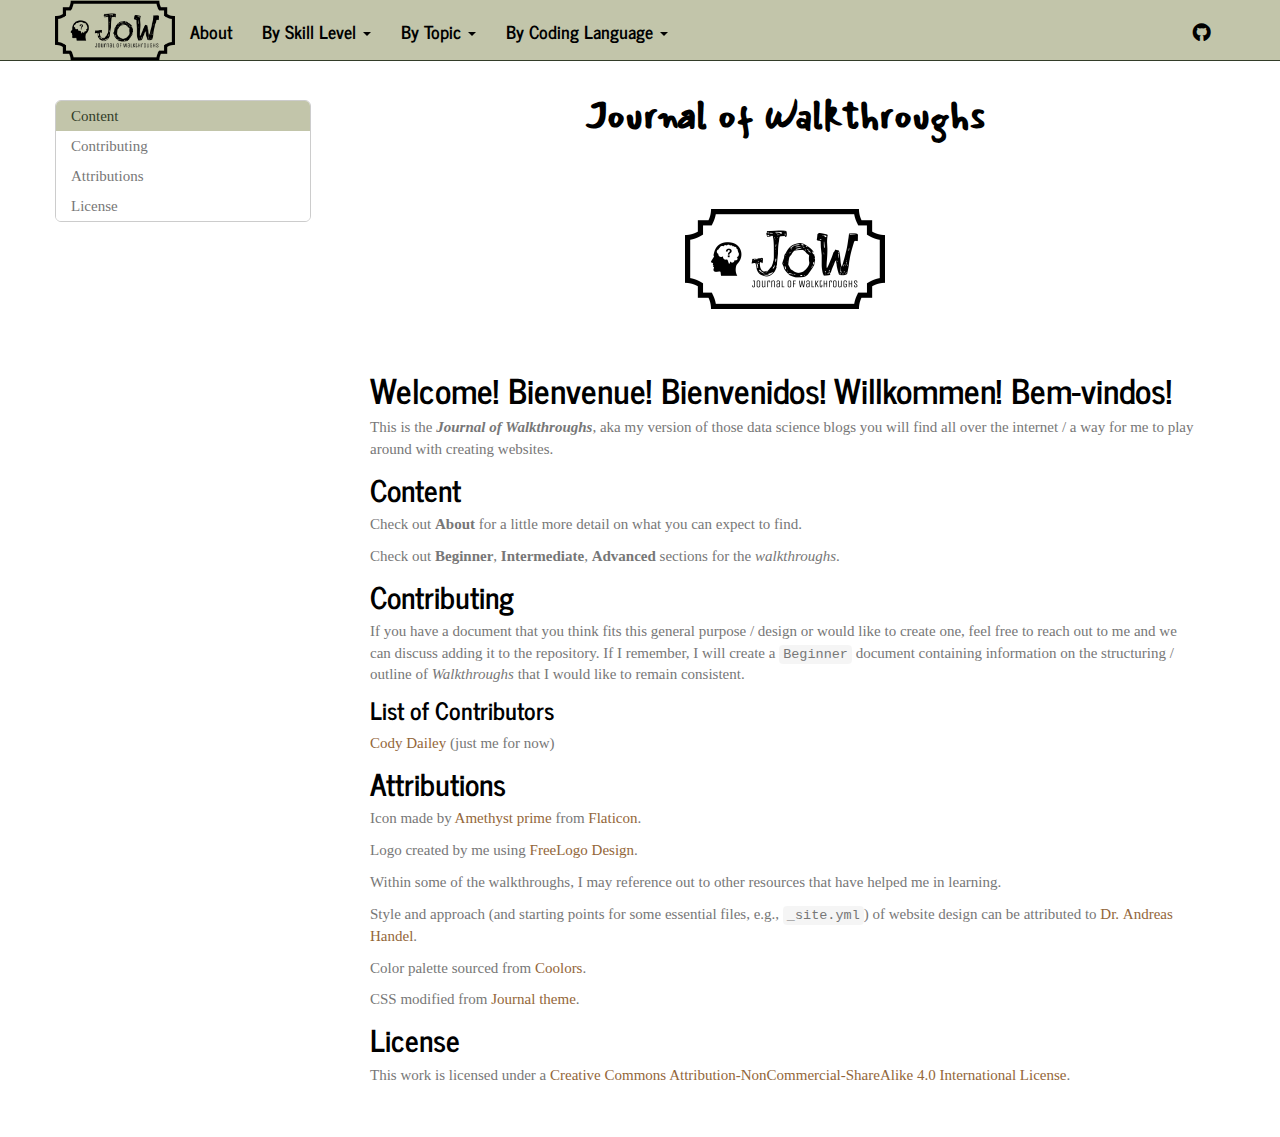
<file: docs/index.html>
<!DOCTYPE html>

<html>

<head>

<meta charset="utf-8" />
<meta name="generator" content="pandoc" />
<meta http-equiv="X-UA-Compatible" content="IE=EDGE" />




<title>Journal of Walkthroughs</title>

<script src="site_libs/header-attrs-2.10/header-attrs.js"></script>
<script src="site_libs/jquery-1.11.3/jquery.min.js"></script>
<meta name="viewport" content="width=device-width, initial-scale=1" />
<link href="site_libs/bootstrap-3.3.5/css/journal.min.css" rel="stylesheet" />
<script src="site_libs/bootstrap-3.3.5/js/bootstrap.min.js"></script>
<script src="site_libs/bootstrap-3.3.5/shim/html5shiv.min.js"></script>
<script src="site_libs/bootstrap-3.3.5/shim/respond.min.js"></script>
<style>h1 {font-size: 34px;}
       h1.title {font-size: 38px;}
       h2 {font-size: 30px;}
       h3 {font-size: 24px;}
       h4 {font-size: 18px;}
       h5 {font-size: 16px;}
       h6 {font-size: 12px;}
       code {color: inherit; background-color: rgba(0, 0, 0, 0.04);}
       pre:not([class]) { background-color: white }</style>
<script src="site_libs/jqueryui-1.11.4/jquery-ui.min.js"></script>
<link href="site_libs/tocify-1.9.1/jquery.tocify.css" rel="stylesheet" />
<script src="site_libs/tocify-1.9.1/jquery.tocify.js"></script>
<script src="site_libs/navigation-1.1/tabsets.js"></script>
<link href="site_libs/highlightjs-9.12.0/default.css" rel="stylesheet" />
<script src="site_libs/highlightjs-9.12.0/highlight.js"></script>
<link href="site_libs/font-awesome-5.1.0/css/all.css" rel="stylesheet" />
<link href="site_libs/font-awesome-5.1.0/css/v4-shims.css" rel="stylesheet" />
<link rel="icon" type="image/png" href="images/research.png" />


<style type="text/css">
  code{white-space: pre-wrap;}
  span.smallcaps{font-variant: small-caps;}
  span.underline{text-decoration: underline;}
  div.column{display: inline-block; vertical-align: top; width: 50%;}
  div.hanging-indent{margin-left: 1.5em; text-indent: -1.5em;}
  ul.task-list{list-style: none;}
    </style>

<style type="text/css">code{white-space: pre;}</style>
<script type="text/javascript">
if (window.hljs) {
  hljs.configure({languages: []});
  hljs.initHighlightingOnLoad();
  if (document.readyState && document.readyState === "complete") {
    window.setTimeout(function() { hljs.initHighlighting(); }, 0);
  }
}
</script>





<link rel="stylesheet" href="jow.css" type="text/css" />



<style type = "text/css">
.main-container {
  max-width: 940px;
  margin-left: auto;
  margin-right: auto;
}
img {
  max-width:100%;
}
.tabbed-pane {
  padding-top: 12px;
}
.html-widget {
  margin-bottom: 20px;
}
button.code-folding-btn:focus {
  outline: none;
}
summary {
  display: list-item;
}
pre code {
  padding: 0;
}
</style>


<style type="text/css">
.dropdown-submenu {
  position: relative;
}
.dropdown-submenu>.dropdown-menu {
  top: 0;
  left: 100%;
  margin-top: -6px;
  margin-left: -1px;
  border-radius: 0 6px 6px 6px;
}
.dropdown-submenu:hover>.dropdown-menu {
  display: block;
}
.dropdown-submenu>a:after {
  display: block;
  content: " ";
  float: right;
  width: 0;
  height: 0;
  border-color: transparent;
  border-style: solid;
  border-width: 5px 0 5px 5px;
  border-left-color: #cccccc;
  margin-top: 5px;
  margin-right: -10px;
}
.dropdown-submenu:hover>a:after {
  border-left-color: #adb5bd;
}
.dropdown-submenu.pull-left {
  float: none;
}
.dropdown-submenu.pull-left>.dropdown-menu {
  left: -100%;
  margin-left: 10px;
  border-radius: 6px 0 6px 6px;
}
</style>

<script type="text/javascript">
// manage active state of menu based on current page
$(document).ready(function () {
  // active menu anchor
  href = window.location.pathname
  href = href.substr(href.lastIndexOf('/') + 1)
  if (href === "")
    href = "index.html";
  var menuAnchor = $('a[href="' + href + '"]');

  // mark it active
  menuAnchor.tab('show');

  // if it's got a parent navbar menu mark it active as well
  menuAnchor.closest('li.dropdown').addClass('active');

  // Navbar adjustments
  var navHeight = $(".navbar").first().height() + 15;
  var style = document.createElement('style');
  var pt = "padding-top: " + navHeight + "px; ";
  var mt = "margin-top: -" + navHeight + "px; ";
  var css = "";
  // offset scroll position for anchor links (for fixed navbar)
  for (var i = 1; i <= 6; i++) {
    css += ".section h" + i + "{ " + pt + mt + "}\n";
  }
  style.innerHTML = "body {" + pt + "padding-bottom: 40px; }\n" + css;
  document.head.appendChild(style);
});
</script>

<!-- tabsets -->

<style type="text/css">
.tabset-dropdown > .nav-tabs {
  display: inline-table;
  max-height: 500px;
  min-height: 44px;
  overflow-y: auto;
  border: 1px solid #ddd;
  border-radius: 4px;
}

.tabset-dropdown > .nav-tabs > li.active:before {
  content: "";
  font-family: 'Glyphicons Halflings';
  display: inline-block;
  padding: 10px;
  border-right: 1px solid #ddd;
}

.tabset-dropdown > .nav-tabs.nav-tabs-open > li.active:before {
  content: "&#xe258;";
  border: none;
}

.tabset-dropdown > .nav-tabs.nav-tabs-open:before {
  content: "";
  font-family: 'Glyphicons Halflings';
  display: inline-block;
  padding: 10px;
  border-right: 1px solid #ddd;
}

.tabset-dropdown > .nav-tabs > li.active {
  display: block;
}

.tabset-dropdown > .nav-tabs > li > a,
.tabset-dropdown > .nav-tabs > li > a:focus,
.tabset-dropdown > .nav-tabs > li > a:hover {
  border: none;
  display: inline-block;
  border-radius: 4px;
  background-color: transparent;
}

.tabset-dropdown > .nav-tabs.nav-tabs-open > li {
  display: block;
  float: none;
}

.tabset-dropdown > .nav-tabs > li {
  display: none;
}
</style>

<!-- code folding -->



<style type="text/css">

#TOC {
  margin: 25px 0px 20px 0px;
}
@media (max-width: 768px) {
#TOC {
  position: relative;
  width: 100%;
}
}

@media print {
.toc-content {
  /* see https://github.com/w3c/csswg-drafts/issues/4434 */
  float: right;
}
}

.toc-content {
  padding-left: 30px;
  padding-right: 40px;
}

div.main-container {
  max-width: 1200px;
}

div.tocify {
  width: 20%;
  max-width: 260px;
  max-height: 85%;
}

@media (min-width: 768px) and (max-width: 991px) {
  div.tocify {
    width: 25%;
  }
}

@media (max-width: 767px) {
  div.tocify {
    width: 100%;
    max-width: none;
  }
}

.tocify ul, .tocify li {
  line-height: 20px;
}

.tocify-subheader .tocify-item {
  font-size: 0.90em;
}

.tocify .list-group-item {
  border-radius: 0px;
}

.tocify-subheader {
  display: inline;
}
.tocify-subheader .tocify-item {
  font-size: 0.95em;
}

</style>



</head>

<body>


<div class="container-fluid main-container">


<!-- setup 3col/9col grid for toc_float and main content  -->
<div class="row">
<div class="col-xs-12 col-sm-4 col-md-3">
<div id="TOC" class="tocify">
</div>
</div>

<div class="toc-content col-xs-12 col-sm-8 col-md-9">




<div class="navbar navbar-default  navbar-fixed-top" role="navigation">
  <div class="container">
    <div class="navbar-header">
      <button type="button" class="navbar-toggle collapsed" data-toggle="collapse" data-target="#navbar">
        <span class="icon-bar"></span>
        <span class="icon-bar"></span>
        <span class="icon-bar"></span>
      </button>
      <a class="navbar-brand" href="index.html"><img src=images/jow_logo_cropped.png width=auto height=61 vertical-align="middle"></a>
    </div>
    <div id="navbar" class="navbar-collapse collapse">
      <ul class="nav navbar-nav">
        <li>
  <a href="./About.html">About</a>
</li>
<li class="dropdown">
  <a href="#" class="dropdown-toggle" data-toggle="dropdown" role="button" aria-expanded="false">
    By Skill Level
     
    <span class="caret"></span>
  </a>
  <ul class="dropdown-menu" role="menu">
    <li class="dropdown-submenu">
      <a href="#" class="dropdown-toggle" data-toggle="dropdown" role="button" aria-expanded="false">Beginner</a>
      <ul class="dropdown-menu" role="menu">
        <li class="dropdown-header">To Come</li>
      </ul>
    </li>
    <li class="dropdown-submenu">
      <a href="#" class="dropdown-toggle" data-toggle="dropdown" role="button" aria-expanded="false">Intermediate</a>
      <ul class="dropdown-menu" role="menu">
        <li class="dropdown-header">To Come</li>
      </ul>
    </li>
    <li class="dropdown-submenu">
      <a href="#" class="dropdown-toggle" data-toggle="dropdown" role="button" aria-expanded="false">Advanced</a>
      <ul class="dropdown-menu" role="menu">
        <li class="dropdown-header">To Come</li>
      </ul>
    </li>
  </ul>
</li>
<li class="dropdown">
  <a href="#" class="dropdown-toggle" data-toggle="dropdown" role="button" aria-expanded="false">
    By Topic
     
    <span class="caret"></span>
  </a>
  <ul class="dropdown-menu" role="menu">
    <li class="dropdown-submenu">
      <a href="#" class="dropdown-toggle" data-toggle="dropdown" role="button" aria-expanded="false">Data Analysis</a>
      <ul class="dropdown-menu" role="menu">
        <li class="dropdown-header">To Come</li>
      </ul>
    </li>
    <li class="dropdown-submenu">
      <a href="#" class="dropdown-toggle" data-toggle="dropdown" role="button" aria-expanded="false">Data Visualization</a>
      <ul class="dropdown-menu" role="menu">
        <li class="dropdown-submenu">
          <a href="#" class="dropdown-toggle" data-toggle="dropdown" role="button" aria-expanded="false">Tables</a>
          <ul class="dropdown-menu" role="menu">
            <li class="dropdown-header">Table 1</li>
            <li class="dropdown-header">Publication-quality Tables</li>
          </ul>
        </li>
        <li class="dropdown-submenu">
          <a href="#" class="dropdown-toggle" data-toggle="dropdown" role="button" aria-expanded="false">Figures</a>
          <ul class="dropdown-menu" role="menu">
            <li class="dropdown-header">Plotting in Base R</li>
            <li class="dropdown-header">Arranging Multiple Figures</li>
            <li class="dropdown-header">Fine-tuning Axes</li>
            <li class="dropdown-header">Adding Text</li>
          </ul>
        </li>
        <li class="dropdown-submenu">
          <a href="#" class="dropdown-toggle" data-toggle="dropdown" role="button" aria-expanded="false">Interactive</a>
          <ul class="dropdown-menu" role="menu">
            <li class="dropdown-header">Shiny Data Tables</li>
            <li class="dropdown-header">Plotly</li>
            <li class="dropdown-header">Sankey Diagrams</li>
          </ul>
        </li>
      </ul>
    </li>
    <li class="dropdown-submenu">
      <a href="#" class="dropdown-toggle" data-toggle="dropdown" role="button" aria-expanded="false">TBD</a>
      <ul class="dropdown-menu" role="menu">
        <li class="dropdown-header">To Come</li>
      </ul>
    </li>
  </ul>
</li>
<li class="dropdown">
  <a href="#" class="dropdown-toggle" data-toggle="dropdown" role="button" aria-expanded="false">
    By Coding Language
     
    <span class="caret"></span>
  </a>
  <ul class="dropdown-menu" role="menu">
    <li class="dropdown-submenu">
      <a href="#" class="dropdown-toggle" data-toggle="dropdown" role="button" aria-expanded="false">R/RStudio</a>
      <ul class="dropdown-menu" role="menu">
        <li class="dropdown-header">To Come</li>
      </ul>
    </li>
    <li class="dropdown-submenu">
      <a href="#" class="dropdown-toggle" data-toggle="dropdown" role="button" aria-expanded="false">SAS</a>
      <ul class="dropdown-menu" role="menu">
        <li class="dropdown-header">To Come</li>
      </ul>
    </li>
    <li class="dropdown-submenu">
      <a href="#" class="dropdown-toggle" data-toggle="dropdown" role="button" aria-expanded="false">GAML</a>
      <ul class="dropdown-menu" role="menu">
        <li class="dropdown-header">To Come</li>
      </ul>
    </li>
    <li class="dropdown-submenu">
      <a href="#" class="dropdown-toggle" data-toggle="dropdown" role="button" aria-expanded="false">HTML</a>
      <ul class="dropdown-menu" role="menu">
        <li class="dropdown-header">To Come</li>
      </ul>
    </li>
    <li class="dropdown-submenu">
      <a href="#" class="dropdown-toggle" data-toggle="dropdown" role="button" aria-expanded="false">CSS</a>
      <ul class="dropdown-menu" role="menu">
        <li class="dropdown-header">To Come</li>
      </ul>
    </li>
  </ul>
</li>
      </ul>
      <ul class="nav navbar-nav navbar-right">
        <li>
  <a href="https://github.com/daileyco/Journal-of-Walkthroughs">
    <span class="fab fa-github"></span>
     
  </a>
</li>
      </ul>
    </div><!--/.nav-collapse -->
  </div><!--/.container -->
</div><!--/.navbar -->

<div id="header">



<h1 class="title toc-ignore">Journal of Walkthroughs</h1>
<h3 class="subtitle"><center>
<figure>
<img src=images/jow_logo.png alt="Journal of Walkthroughs">
</figure>
</center></h3>

</div>


<div id="welcome-bienvenue-bienvenidos-willkommen-bem-vindos" class="section level1 unlisted unnumbered">
<h1 class="unlisted unnumbered">Welcome! Bienvenue! Bienvenidos! Willkommen! Bem-vindos!</h1>
<p>This is the <strong><em>Journal of Walkthroughs</em></strong>, aka my version of those data science blogs you will find all over the internet / a way for me to play around with creating websites.</p>
<div id="content" class="section level2">
<h2>Content</h2>
<p>Check out <strong>About</strong> for a little more detail on what you can expect to find.</p>
<p>Check out <strong>Beginner</strong>, <strong>Intermediate</strong>, <strong>Advanced</strong> sections for the <em>walkthroughs</em>.</p>
</div>
<div id="contributing" class="section level2">
<h2>Contributing</h2>
<p>If you have a document that you think fits this general purpose / design or would like to create one, feel free to reach out to me and we can discuss adding it to the repository. If I remember, I will create a <code>Beginner</code> document containing information on the structuring / outline of <em>Walkthroughs</em> that I would like to remain consistent.</p>
<div id="list-of-contributors" class="section level3">
<h3>List of Contributors</h3>
<p><a href="https://daileyco.github.io">Cody Dailey</a> (just me for now)</p>
</div>
</div>
<div id="attributions" class="section level2">
<h2>Attributions</h2>
<p>Icon made by <a href="https://www.flaticon.com/authors/amethyst-prime">Amethyst prime</a> from <a href="https://www.flaticon.com/">Flaticon</a>.</p>
<p>Logo created by me using <a href="https://www.freelogodesign.org/">FreeLogo Design</a>.</p>
<p>Within some of the walkthroughs, I may reference out to other resources that have helped me in learning.</p>
<p>Style and approach (and starting points for some essential files, e.g., <code>_site.yml</code>) of website design can be attributed to <a href="https://www.andreashandel.com/">Dr. Andreas Handel</a>.</p>
<p>Color palette sourced from <a href="https://coolors.co/582f0e-7f4f24-936639-a68a64-b6ad90-c2c5aa-a4ac86-656d4a-414833-333d29">Coolors</a>.</p>
<p>CSS modified from <a href="https://bootswatch.com/3/journal/bootstrap.css">Journal theme</a>.</p>
</div>
<div id="license" class="section level2">
<h2>License</h2>
<p>This work is licensed under a <a href="https://creativecommons.org/licenses/by-nc-sa/4.0/">Creative Commons Attribution-NonCommercial-ShareAlike 4.0 International License</a>.</p>
</div>
</div>



</div>
</div>

</div>

<script>

// add bootstrap table styles to pandoc tables
function bootstrapStylePandocTables() {
  $('tr.odd').parent('tbody').parent('table').addClass('table table-condensed');
}
$(document).ready(function () {
  bootstrapStylePandocTables();
});


</script>

<!-- tabsets -->

<script>
$(document).ready(function () {
  window.buildTabsets("TOC");
});

$(document).ready(function () {
  $('.tabset-dropdown > .nav-tabs > li').click(function () {
    $(this).parent().toggleClass('nav-tabs-open');
  });
});
</script>

<!-- code folding -->

<script>
$(document).ready(function ()  {

    // temporarily add toc-ignore selector to headers for the consistency with Pandoc
    $('.unlisted.unnumbered').addClass('toc-ignore')

    // move toc-ignore selectors from section div to header
    $('div.section.toc-ignore')
        .removeClass('toc-ignore')
        .children('h1,h2,h3,h4,h5').addClass('toc-ignore');

    // establish options
    var options = {
      selectors: "h1,h2",
      theme: "bootstrap3",
      context: '.toc-content',
      hashGenerator: function (text) {
        return text.replace(/[.\\/?&!#<>]/g, '').replace(/\s/g, '_');
      },
      ignoreSelector: ".toc-ignore",
      scrollTo: 0
    };
    options.showAndHide = false;
    options.smoothScroll = true;

    // tocify
    var toc = $("#TOC").tocify(options).data("toc-tocify");
});
</script>

<!-- dynamically load mathjax for compatibility with self-contained -->
<script>
  (function () {
    var script = document.createElement("script");
    script.type = "text/javascript";
    script.src  = "https://mathjax.rstudio.com/latest/MathJax.js?config=TeX-AMS-MML_HTMLorMML";
    document.getElementsByTagName("head")[0].appendChild(script);
  })();
</script>

</body>
</html>
</file>
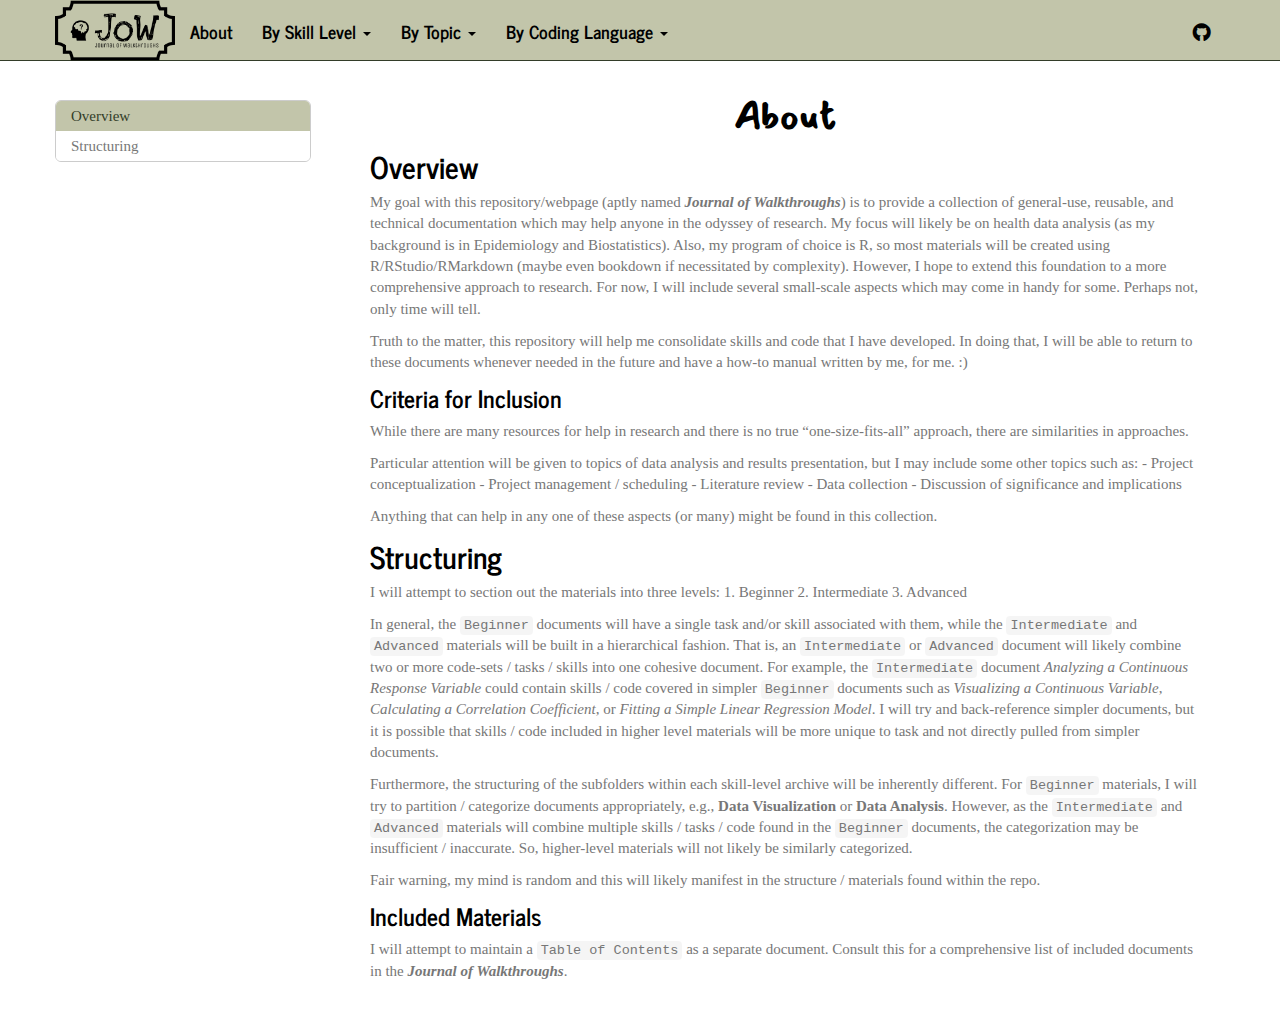
<file: docs/About.html>
<!DOCTYPE html>

<html>

<head>

<meta charset="utf-8" />
<meta name="generator" content="pandoc" />
<meta http-equiv="X-UA-Compatible" content="IE=EDGE" />




<title>About</title>

<script src="site_libs/header-attrs-2.10/header-attrs.js"></script>
<script src="site_libs/jquery-1.11.3/jquery.min.js"></script>
<meta name="viewport" content="width=device-width, initial-scale=1" />
<link href="site_libs/bootstrap-3.3.5/css/journal.min.css" rel="stylesheet" />
<script src="site_libs/bootstrap-3.3.5/js/bootstrap.min.js"></script>
<script src="site_libs/bootstrap-3.3.5/shim/html5shiv.min.js"></script>
<script src="site_libs/bootstrap-3.3.5/shim/respond.min.js"></script>
<style>h1 {font-size: 34px;}
       h1.title {font-size: 38px;}
       h2 {font-size: 30px;}
       h3 {font-size: 24px;}
       h4 {font-size: 18px;}
       h5 {font-size: 16px;}
       h6 {font-size: 12px;}
       code {color: inherit; background-color: rgba(0, 0, 0, 0.04);}
       pre:not([class]) { background-color: white }</style>
<script src="site_libs/jqueryui-1.11.4/jquery-ui.min.js"></script>
<link href="site_libs/tocify-1.9.1/jquery.tocify.css" rel="stylesheet" />
<script src="site_libs/tocify-1.9.1/jquery.tocify.js"></script>
<script src="site_libs/navigation-1.1/tabsets.js"></script>
<link href="site_libs/highlightjs-9.12.0/default.css" rel="stylesheet" />
<script src="site_libs/highlightjs-9.12.0/highlight.js"></script>
<link href="site_libs/font-awesome-5.1.0/css/all.css" rel="stylesheet" />
<link href="site_libs/font-awesome-5.1.0/css/v4-shims.css" rel="stylesheet" />
<link rel="icon" type="image/png" href="images/research.png" />


<style type="text/css">
  code{white-space: pre-wrap;}
  span.smallcaps{font-variant: small-caps;}
  span.underline{text-decoration: underline;}
  div.column{display: inline-block; vertical-align: top; width: 50%;}
  div.hanging-indent{margin-left: 1.5em; text-indent: -1.5em;}
  ul.task-list{list-style: none;}
    </style>

<style type="text/css">code{white-space: pre;}</style>
<script type="text/javascript">
if (window.hljs) {
  hljs.configure({languages: []});
  hljs.initHighlightingOnLoad();
  if (document.readyState && document.readyState === "complete") {
    window.setTimeout(function() { hljs.initHighlighting(); }, 0);
  }
}
</script>





<link rel="stylesheet" href="jow.css" type="text/css" />



<style type = "text/css">
.main-container {
  max-width: 940px;
  margin-left: auto;
  margin-right: auto;
}
img {
  max-width:100%;
}
.tabbed-pane {
  padding-top: 12px;
}
.html-widget {
  margin-bottom: 20px;
}
button.code-folding-btn:focus {
  outline: none;
}
summary {
  display: list-item;
}
pre code {
  padding: 0;
}
</style>


<style type="text/css">
.dropdown-submenu {
  position: relative;
}
.dropdown-submenu>.dropdown-menu {
  top: 0;
  left: 100%;
  margin-top: -6px;
  margin-left: -1px;
  border-radius: 0 6px 6px 6px;
}
.dropdown-submenu:hover>.dropdown-menu {
  display: block;
}
.dropdown-submenu>a:after {
  display: block;
  content: " ";
  float: right;
  width: 0;
  height: 0;
  border-color: transparent;
  border-style: solid;
  border-width: 5px 0 5px 5px;
  border-left-color: #cccccc;
  margin-top: 5px;
  margin-right: -10px;
}
.dropdown-submenu:hover>a:after {
  border-left-color: #adb5bd;
}
.dropdown-submenu.pull-left {
  float: none;
}
.dropdown-submenu.pull-left>.dropdown-menu {
  left: -100%;
  margin-left: 10px;
  border-radius: 6px 0 6px 6px;
}
</style>

<script type="text/javascript">
// manage active state of menu based on current page
$(document).ready(function () {
  // active menu anchor
  href = window.location.pathname
  href = href.substr(href.lastIndexOf('/') + 1)
  if (href === "")
    href = "index.html";
  var menuAnchor = $('a[href="' + href + '"]');

  // mark it active
  menuAnchor.tab('show');

  // if it's got a parent navbar menu mark it active as well
  menuAnchor.closest('li.dropdown').addClass('active');

  // Navbar adjustments
  var navHeight = $(".navbar").first().height() + 15;
  var style = document.createElement('style');
  var pt = "padding-top: " + navHeight + "px; ";
  var mt = "margin-top: -" + navHeight + "px; ";
  var css = "";
  // offset scroll position for anchor links (for fixed navbar)
  for (var i = 1; i <= 6; i++) {
    css += ".section h" + i + "{ " + pt + mt + "}\n";
  }
  style.innerHTML = "body {" + pt + "padding-bottom: 40px; }\n" + css;
  document.head.appendChild(style);
});
</script>

<!-- tabsets -->

<style type="text/css">
.tabset-dropdown > .nav-tabs {
  display: inline-table;
  max-height: 500px;
  min-height: 44px;
  overflow-y: auto;
  border: 1px solid #ddd;
  border-radius: 4px;
}

.tabset-dropdown > .nav-tabs > li.active:before {
  content: "";
  font-family: 'Glyphicons Halflings';
  display: inline-block;
  padding: 10px;
  border-right: 1px solid #ddd;
}

.tabset-dropdown > .nav-tabs.nav-tabs-open > li.active:before {
  content: "&#xe258;";
  border: none;
}

.tabset-dropdown > .nav-tabs.nav-tabs-open:before {
  content: "";
  font-family: 'Glyphicons Halflings';
  display: inline-block;
  padding: 10px;
  border-right: 1px solid #ddd;
}

.tabset-dropdown > .nav-tabs > li.active {
  display: block;
}

.tabset-dropdown > .nav-tabs > li > a,
.tabset-dropdown > .nav-tabs > li > a:focus,
.tabset-dropdown > .nav-tabs > li > a:hover {
  border: none;
  display: inline-block;
  border-radius: 4px;
  background-color: transparent;
}

.tabset-dropdown > .nav-tabs.nav-tabs-open > li {
  display: block;
  float: none;
}

.tabset-dropdown > .nav-tabs > li {
  display: none;
}
</style>

<!-- code folding -->



<style type="text/css">

#TOC {
  margin: 25px 0px 20px 0px;
}
@media (max-width: 768px) {
#TOC {
  position: relative;
  width: 100%;
}
}

@media print {
.toc-content {
  /* see https://github.com/w3c/csswg-drafts/issues/4434 */
  float: right;
}
}

.toc-content {
  padding-left: 30px;
  padding-right: 40px;
}

div.main-container {
  max-width: 1200px;
}

div.tocify {
  width: 20%;
  max-width: 260px;
  max-height: 85%;
}

@media (min-width: 768px) and (max-width: 991px) {
  div.tocify {
    width: 25%;
  }
}

@media (max-width: 767px) {
  div.tocify {
    width: 100%;
    max-width: none;
  }
}

.tocify ul, .tocify li {
  line-height: 20px;
}

.tocify-subheader .tocify-item {
  font-size: 0.90em;
}

.tocify .list-group-item {
  border-radius: 0px;
}

.tocify-subheader {
  display: inline;
}
.tocify-subheader .tocify-item {
  font-size: 0.95em;
}

</style>



</head>

<body>


<div class="container-fluid main-container">


<!-- setup 3col/9col grid for toc_float and main content  -->
<div class="row">
<div class="col-xs-12 col-sm-4 col-md-3">
<div id="TOC" class="tocify">
</div>
</div>

<div class="toc-content col-xs-12 col-sm-8 col-md-9">




<div class="navbar navbar-default  navbar-fixed-top" role="navigation">
  <div class="container">
    <div class="navbar-header">
      <button type="button" class="navbar-toggle collapsed" data-toggle="collapse" data-target="#navbar">
        <span class="icon-bar"></span>
        <span class="icon-bar"></span>
        <span class="icon-bar"></span>
      </button>
      <a class="navbar-brand" href="index.html"><img src=images/jow_logo_cropped.png width=auto height=61 vertical-align="middle"></a>
    </div>
    <div id="navbar" class="navbar-collapse collapse">
      <ul class="nav navbar-nav">
        <li>
  <a href="./About.html">About</a>
</li>
<li class="dropdown">
  <a href="#" class="dropdown-toggle" data-toggle="dropdown" role="button" aria-expanded="false">
    By Skill Level
     
    <span class="caret"></span>
  </a>
  <ul class="dropdown-menu" role="menu">
    <li class="dropdown-submenu">
      <a href="#" class="dropdown-toggle" data-toggle="dropdown" role="button" aria-expanded="false">Beginner</a>
      <ul class="dropdown-menu" role="menu">
        <li class="dropdown-header">To Come</li>
      </ul>
    </li>
    <li class="dropdown-submenu">
      <a href="#" class="dropdown-toggle" data-toggle="dropdown" role="button" aria-expanded="false">Intermediate</a>
      <ul class="dropdown-menu" role="menu">
        <li class="dropdown-header">To Come</li>
      </ul>
    </li>
    <li class="dropdown-submenu">
      <a href="#" class="dropdown-toggle" data-toggle="dropdown" role="button" aria-expanded="false">Advanced</a>
      <ul class="dropdown-menu" role="menu">
        <li class="dropdown-header">To Come</li>
      </ul>
    </li>
  </ul>
</li>
<li class="dropdown">
  <a href="#" class="dropdown-toggle" data-toggle="dropdown" role="button" aria-expanded="false">
    By Topic
     
    <span class="caret"></span>
  </a>
  <ul class="dropdown-menu" role="menu">
    <li class="dropdown-submenu">
      <a href="#" class="dropdown-toggle" data-toggle="dropdown" role="button" aria-expanded="false">Data Analysis</a>
      <ul class="dropdown-menu" role="menu">
        <li class="dropdown-header">To Come</li>
      </ul>
    </li>
    <li class="dropdown-submenu">
      <a href="#" class="dropdown-toggle" data-toggle="dropdown" role="button" aria-expanded="false">Data Visualization</a>
      <ul class="dropdown-menu" role="menu">
        <li class="dropdown-submenu">
          <a href="#" class="dropdown-toggle" data-toggle="dropdown" role="button" aria-expanded="false">Tables</a>
          <ul class="dropdown-menu" role="menu">
            <li class="dropdown-header">Table 1</li>
            <li class="dropdown-header">Publication-quality Tables</li>
          </ul>
        </li>
        <li class="dropdown-submenu">
          <a href="#" class="dropdown-toggle" data-toggle="dropdown" role="button" aria-expanded="false">Figures</a>
          <ul class="dropdown-menu" role="menu">
            <li class="dropdown-header">Plotting in Base R</li>
            <li class="dropdown-header">Arranging Multiple Figures</li>
            <li class="dropdown-header">Fine-tuning Axes</li>
            <li class="dropdown-header">Adding Text</li>
          </ul>
        </li>
        <li class="dropdown-submenu">
          <a href="#" class="dropdown-toggle" data-toggle="dropdown" role="button" aria-expanded="false">Interactive</a>
          <ul class="dropdown-menu" role="menu">
            <li class="dropdown-header">Shiny Data Tables</li>
            <li class="dropdown-header">Plotly</li>
            <li class="dropdown-header">Sankey Diagrams</li>
          </ul>
        </li>
      </ul>
    </li>
    <li class="dropdown-submenu">
      <a href="#" class="dropdown-toggle" data-toggle="dropdown" role="button" aria-expanded="false">TBD</a>
      <ul class="dropdown-menu" role="menu">
        <li class="dropdown-header">To Come</li>
      </ul>
    </li>
  </ul>
</li>
<li class="dropdown">
  <a href="#" class="dropdown-toggle" data-toggle="dropdown" role="button" aria-expanded="false">
    By Coding Language
     
    <span class="caret"></span>
  </a>
  <ul class="dropdown-menu" role="menu">
    <li class="dropdown-submenu">
      <a href="#" class="dropdown-toggle" data-toggle="dropdown" role="button" aria-expanded="false">R/RStudio</a>
      <ul class="dropdown-menu" role="menu">
        <li class="dropdown-header">To Come</li>
      </ul>
    </li>
    <li class="dropdown-submenu">
      <a href="#" class="dropdown-toggle" data-toggle="dropdown" role="button" aria-expanded="false">SAS</a>
      <ul class="dropdown-menu" role="menu">
        <li class="dropdown-header">To Come</li>
      </ul>
    </li>
    <li class="dropdown-submenu">
      <a href="#" class="dropdown-toggle" data-toggle="dropdown" role="button" aria-expanded="false">GAML</a>
      <ul class="dropdown-menu" role="menu">
        <li class="dropdown-header">To Come</li>
      </ul>
    </li>
    <li class="dropdown-submenu">
      <a href="#" class="dropdown-toggle" data-toggle="dropdown" role="button" aria-expanded="false">HTML</a>
      <ul class="dropdown-menu" role="menu">
        <li class="dropdown-header">To Come</li>
      </ul>
    </li>
    <li class="dropdown-submenu">
      <a href="#" class="dropdown-toggle" data-toggle="dropdown" role="button" aria-expanded="false">CSS</a>
      <ul class="dropdown-menu" role="menu">
        <li class="dropdown-header">To Come</li>
      </ul>
    </li>
  </ul>
</li>
      </ul>
      <ul class="nav navbar-nav navbar-right">
        <li>
  <a href="https://github.com/daileyco/Journal-of-Walkthroughs">
    <span class="fab fa-github"></span>
     
  </a>
</li>
      </ul>
    </div><!--/.nav-collapse -->
  </div><!--/.container -->
</div><!--/.navbar -->

<div id="header">



<h1 class="title toc-ignore">About</h1>

</div>


<div id="overview" class="section level2">
<h2>Overview</h2>
<p>My goal with this repository/webpage (aptly named <strong><em>Journal of Walkthroughs</em></strong>) is to provide a collection of general-use, reusable, and technical documentation which may help anyone in the odyssey of research. My focus will likely be on health data analysis (as my background is in Epidemiology and Biostatistics). Also, my program of choice is R, so most materials will be created using R/RStudio/RMarkdown (maybe even bookdown if necessitated by complexity). However, I hope to extend this foundation to a more comprehensive approach to research. For now, I will include several small-scale aspects which may come in handy for some. Perhaps not, only time will tell.</p>
<p>Truth to the matter, this repository will help me consolidate skills and code that I have developed. In doing that, I will be able to return to these documents whenever needed in the future and have a how-to manual written by me, for me. :)</p>
<div id="criteria-for-inclusion" class="section level3">
<h3>Criteria for Inclusion</h3>
<p>While there are many resources for help in research and there is no true “one-size-fits-all” approach, there are similarities in approaches.</p>
<p>Particular attention will be given to topics of data analysis and results presentation, but I may include some other topics such as: - Project conceptualization - Project management / scheduling - Literature review - Data collection - Discussion of significance and implications</p>
<p>Anything that can help in any one of these aspects (or many) might be found in this collection.</p>
</div>
</div>
<div id="structuring" class="section level2">
<h2>Structuring</h2>
<p>I will attempt to section out the materials into three levels: 1. Beginner 2. Intermediate 3. Advanced</p>
<p>In general, the <code>Beginner</code> documents will have a single task and/or skill associated with them, while the <code>Intermediate</code> and <code>Advanced</code> materials will be built in a hierarchical fashion. That is, an <code>Intermediate</code> or <code>Advanced</code> document will likely combine two or more code-sets / tasks / skills into one cohesive document. For example, the <code>Intermediate</code> document <em>Analyzing a Continuous Response Variable</em> could contain skills / code covered in simpler <code>Beginner</code> documents such as <em>Visualizing a Continuous Variable</em>, <em>Calculating a Correlation Coefficient</em>, or <em>Fitting a Simple Linear Regression Model</em>. I will try and back-reference simpler documents, but it is possible that skills / code included in higher level materials will be more unique to task and not directly pulled from simpler documents.</p>
<p>Furthermore, the structuring of the subfolders within each skill-level archive will be inherently different. For <code>Beginner</code> materials, I will try to partition / categorize documents appropriately, e.g., <strong>Data Visualization</strong> or <strong>Data Analysis</strong>. However, as the <code>Intermediate</code> and <code>Advanced</code> materials will combine multiple skills / tasks / code found in the <code>Beginner</code> documents, the categorization may be insufficient / inaccurate. So, higher-level materials will not likely be similarly categorized.</p>
<p>Fair warning, my mind is random and this will likely manifest in the structure / materials found within the repo.</p>
<div id="included-materials" class="section level3">
<h3>Included Materials</h3>
<p>I will attempt to maintain a <code>Table of Contents</code> as a separate document. Consult this for a comprehensive list of included documents in the <strong><em>Journal of Walkthroughs</em></strong>.</p>
</div>
</div>



</div>
</div>

</div>

<script>

// add bootstrap table styles to pandoc tables
function bootstrapStylePandocTables() {
  $('tr.odd').parent('tbody').parent('table').addClass('table table-condensed');
}
$(document).ready(function () {
  bootstrapStylePandocTables();
});


</script>

<!-- tabsets -->

<script>
$(document).ready(function () {
  window.buildTabsets("TOC");
});

$(document).ready(function () {
  $('.tabset-dropdown > .nav-tabs > li').click(function () {
    $(this).parent().toggleClass('nav-tabs-open');
  });
});
</script>

<!-- code folding -->

<script>
$(document).ready(function ()  {

    // temporarily add toc-ignore selector to headers for the consistency with Pandoc
    $('.unlisted.unnumbered').addClass('toc-ignore')

    // move toc-ignore selectors from section div to header
    $('div.section.toc-ignore')
        .removeClass('toc-ignore')
        .children('h1,h2,h3,h4,h5').addClass('toc-ignore');

    // establish options
    var options = {
      selectors: "h1,h2",
      theme: "bootstrap3",
      context: '.toc-content',
      hashGenerator: function (text) {
        return text.replace(/[.\\/?&!#<>]/g, '').replace(/\s/g, '_');
      },
      ignoreSelector: ".toc-ignore",
      scrollTo: 0
    };
    options.showAndHide = false;
    options.smoothScroll = true;

    // tocify
    var toc = $("#TOC").tocify(options).data("toc-tocify");
});
</script>

<!-- dynamically load mathjax for compatibility with self-contained -->
<script>
  (function () {
    var script = document.createElement("script");
    script.type = "text/javascript";
    script.src  = "https://mathjax.rstudio.com/latest/MathJax.js?config=TeX-AMS-MML_HTMLorMML";
    document.getElementsByTagName("head")[0].appendChild(script);
  })();
</script>

</body>
</html>
</file>
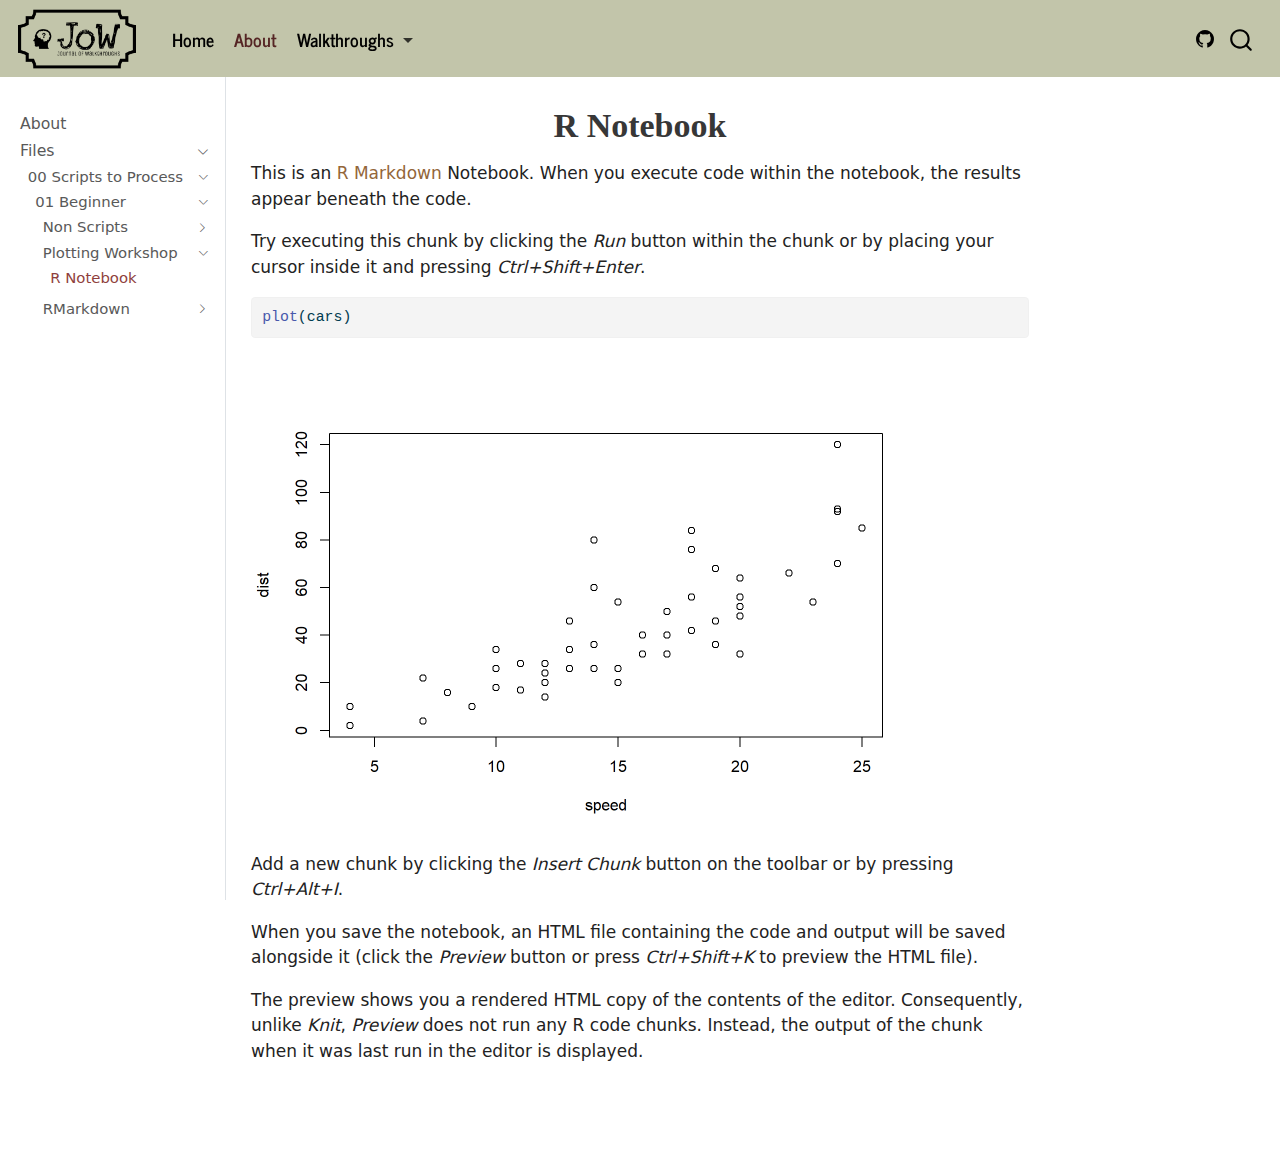
<file: docs/files/00-scripts_to_process/01-Beginner/Plotting-Workshop/BaseRPlotting.html>
<!DOCTYPE html>
<html xmlns="http://www.w3.org/1999/xhtml" lang="en" xml:lang="en"><head>

<meta charset="utf-8">
<meta name="generator" content="quarto-1.3.353">

<meta name="viewport" content="width=device-width, initial-scale=1.0, user-scalable=yes">


<title>R Notebook</title>
<style>
code{white-space: pre-wrap;}
span.smallcaps{font-variant: small-caps;}
div.columns{display: flex; gap: min(4vw, 1.5em);}
div.column{flex: auto; overflow-x: auto;}
div.hanging-indent{margin-left: 1.5em; text-indent: -1.5em;}
ul.task-list{list-style: none;}
ul.task-list li input[type="checkbox"] {
  width: 0.8em;
  margin: 0 0.8em 0.2em -1em; /* quarto-specific, see https://github.com/quarto-dev/quarto-cli/issues/4556 */ 
  vertical-align: middle;
}
/* CSS for syntax highlighting */
pre > code.sourceCode { white-space: pre; position: relative; }
pre > code.sourceCode > span { display: inline-block; line-height: 1.25; }
pre > code.sourceCode > span:empty { height: 1.2em; }
.sourceCode { overflow: visible; }
code.sourceCode > span { color: inherit; text-decoration: inherit; }
div.sourceCode { margin: 1em 0; }
pre.sourceCode { margin: 0; }
@media screen {
div.sourceCode { overflow: auto; }
}
@media print {
pre > code.sourceCode { white-space: pre-wrap; }
pre > code.sourceCode > span { text-indent: -5em; padding-left: 5em; }
}
pre.numberSource code
  { counter-reset: source-line 0; }
pre.numberSource code > span
  { position: relative; left: -4em; counter-increment: source-line; }
pre.numberSource code > span > a:first-child::before
  { content: counter(source-line);
    position: relative; left: -1em; text-align: right; vertical-align: baseline;
    border: none; display: inline-block;
    -webkit-touch-callout: none; -webkit-user-select: none;
    -khtml-user-select: none; -moz-user-select: none;
    -ms-user-select: none; user-select: none;
    padding: 0 4px; width: 4em;
  }
pre.numberSource { margin-left: 3em;  padding-left: 4px; }
div.sourceCode
  {   }
@media screen {
pre > code.sourceCode > span > a:first-child::before { text-decoration: underline; }
}
</style>


<script src="../../../../site_libs/quarto-nav/quarto-nav.js"></script>
<script src="../../../../site_libs/quarto-nav/headroom.min.js"></script>
<script src="../../../../site_libs/clipboard/clipboard.min.js"></script>
<script src="../../../../site_libs/quarto-search/autocomplete.umd.js"></script>
<script src="../../../../site_libs/quarto-search/fuse.min.js"></script>
<script src="../../../../site_libs/quarto-search/quarto-search.js"></script>
<meta name="quarto:offset" content="../../../../">
<link href="../../../..//files/images/research.png" rel="icon" type="image/png">
<script src="../../../../site_libs/quarto-html/quarto.js"></script>
<script src="../../../../site_libs/quarto-html/popper.min.js"></script>
<script src="../../../../site_libs/quarto-html/tippy.umd.min.js"></script>
<script src="../../../../site_libs/quarto-html/anchor.min.js"></script>
<link href="../../../../site_libs/quarto-html/tippy.css" rel="stylesheet">
<link href="../../../../site_libs/quarto-html/quarto-syntax-highlighting.css" rel="stylesheet" id="quarto-text-highlighting-styles">
<script src="../../../../site_libs/bootstrap/bootstrap.min.js"></script>
<link href="../../../../site_libs/bootstrap/bootstrap-icons.css" rel="stylesheet">
<link href="../../../../site_libs/bootstrap/bootstrap.min.css" rel="stylesheet" id="quarto-bootstrap" data-mode="light">
<script id="quarto-search-options" type="application/json">{
  "location": "navbar",
  "copy-button": false,
  "collapse-after": 3,
  "panel-placement": "end",
  "type": "overlay",
  "limit": 20,
  "language": {
    "search-no-results-text": "No results",
    "search-matching-documents-text": "matching documents",
    "search-copy-link-title": "Copy link to search",
    "search-hide-matches-text": "Hide additional matches",
    "search-more-match-text": "more match in this document",
    "search-more-matches-text": "more matches in this document",
    "search-clear-button-title": "Clear",
    "search-detached-cancel-button-title": "Cancel",
    "search-submit-button-title": "Submit"
  }
}</script>


<link rel="stylesheet" href="../../../../styles.css">
</head>

<body class="nav-sidebar docked nav-fixed">

<div id="quarto-search-results"></div>
  <header id="quarto-header" class="headroom fixed-top">
    <nav class="navbar navbar-expand-lg navbar-dark ">
      <div class="navbar-container container-fluid">
      <div class="navbar-brand-container">
    <a href="../../../../index.html" class="navbar-brand navbar-brand-logo">
    <img src="../../../../files/images/jow_logo_cropped.png" alt="" class="navbar-logo">
    </a>
  </div>
            <div id="quarto-search" class="" title="Search"></div>
          <button class="navbar-toggler" type="button" data-bs-toggle="collapse" data-bs-target="#navbarCollapse" aria-controls="navbarCollapse" aria-expanded="false" aria-label="Toggle navigation" onclick="if (window.quartoToggleHeadroom) { window.quartoToggleHeadroom(); }">
  <span class="navbar-toggler-icon"></span>
</button>
          <div class="collapse navbar-collapse" id="navbarCollapse">
            <ul class="navbar-nav navbar-nav-scroll me-auto">
  <li class="nav-item">
    <a class="nav-link" href="../../../../index.html" rel="" target="">
 <span class="menu-text">Home</span></a>
  </li>  
  <li class="nav-item">
    <a class="nav-link active" href="../../../../about.html" rel="" target="" aria-current="page">
 <span class="menu-text">About</span></a>
  </li>  
  <li class="nav-item dropdown ">
    <a class="nav-link dropdown-toggle" href="#" id="nav-menu-walkthroughs" role="button" data-bs-toggle="dropdown" aria-expanded="false" rel="" target="">
 <span class="menu-text">Walkthroughs</span>
    </a>
    <ul class="dropdown-menu" aria-labelledby="nav-menu-walkthroughs">    
        <li class="dropdown-header">Beginner</li>
        <li class="dropdown-header">Intermediate</li>
        <li class="dropdown-header">Advanced</li>
    </ul>
  </li>
</ul>
            <div class="quarto-navbar-tools ms-auto">
    <a href="https://daileyco.github.io/Journal-of-Walkthroughs" title="" class="quarto-navigation-tool px-1" aria-label=""><i class="bi bi-github"></i></a>
</div>
          </div> <!-- /navcollapse -->
      </div> <!-- /container-fluid -->
    </nav>
  <nav class="quarto-secondary-nav">
    <div class="container-fluid d-flex">
      <button type="button" class="quarto-btn-toggle btn" data-bs-toggle="collapse" data-bs-target="#quarto-sidebar,#quarto-sidebar-glass" aria-controls="quarto-sidebar" aria-expanded="false" aria-label="Toggle sidebar navigation" onclick="if (window.quartoToggleHeadroom) { window.quartoToggleHeadroom(); }">
        <i class="bi bi-layout-text-sidebar-reverse"></i>
      </button>
      <nav class="quarto-page-breadcrumbs" aria-label="breadcrumb"><ol class="breadcrumb"><li class="breadcrumb-item">Files</li><li class="breadcrumb-item">00 Scripts to Process</li><li class="breadcrumb-item">01 Beginner</li><li class="breadcrumb-item"><a href="../../../../files/00-scripts_to_process/01-Beginner/Plotting-Workshop/BaseRPlotting.html">Plotting Workshop</a></li><li class="breadcrumb-item"><a href="../../../../files/00-scripts_to_process/01-Beginner/Plotting-Workshop/BaseRPlotting.html">R Notebook</a></li></ol></nav>
      <a class="flex-grow-1" role="button" data-bs-toggle="collapse" data-bs-target="#quarto-sidebar,#quarto-sidebar-glass" aria-controls="quarto-sidebar" aria-expanded="false" aria-label="Toggle sidebar navigation" onclick="if (window.quartoToggleHeadroom) { window.quartoToggleHeadroom(); }">      
      </a>
    </div>
  </nav>
</header>
<!-- content -->
<div id="quarto-content" class="quarto-container page-columns page-rows-contents page-layout-article page-navbar">
<!-- sidebar -->
  <nav id="quarto-sidebar" class="sidebar collapse collapse-horizontal sidebar-navigation docked overflow-auto">
    <div class="sidebar-menu-container"> 
    <ul class="list-unstyled mt-1">
        <li class="sidebar-item">
  <div class="sidebar-item-container"> 
  <a href="../../../../about.html" class="sidebar-item-text sidebar-link">
 <span class="menu-text">About</span></a>
  </div>
</li>
        <li class="sidebar-item sidebar-item-section">
      <div class="sidebar-item-container"> 
            <a class="sidebar-item-text sidebar-link text-start" data-bs-toggle="collapse" data-bs-target="#quarto-sidebar-section-1" aria-expanded="true">
 <span class="menu-text">Files</span></a>
          <a class="sidebar-item-toggle text-start" data-bs-toggle="collapse" data-bs-target="#quarto-sidebar-section-1" aria-expanded="true" aria-label="Toggle section">
            <i class="bi bi-chevron-right ms-2"></i>
          </a> 
      </div>
      <ul id="quarto-sidebar-section-1" class="collapse list-unstyled sidebar-section depth1 show">  
          <li class="sidebar-item sidebar-item-section">
      <div class="sidebar-item-container"> 
            <a class="sidebar-item-text sidebar-link text-start" data-bs-toggle="collapse" data-bs-target="#quarto-sidebar-section-2" aria-expanded="true">
 <span class="menu-text">00 Scripts to Process</span></a>
          <a class="sidebar-item-toggle text-start" data-bs-toggle="collapse" data-bs-target="#quarto-sidebar-section-2" aria-expanded="true" aria-label="Toggle section">
            <i class="bi bi-chevron-right ms-2"></i>
          </a> 
      </div>
      <ul id="quarto-sidebar-section-2" class="collapse list-unstyled sidebar-section depth2 show">  
          <li class="sidebar-item sidebar-item-section">
      <div class="sidebar-item-container"> 
            <a class="sidebar-item-text sidebar-link text-start" data-bs-toggle="collapse" data-bs-target="#quarto-sidebar-section-3" aria-expanded="true">
 <span class="menu-text">01 Beginner</span></a>
          <a class="sidebar-item-toggle text-start" data-bs-toggle="collapse" data-bs-target="#quarto-sidebar-section-3" aria-expanded="true" aria-label="Toggle section">
            <i class="bi bi-chevron-right ms-2"></i>
          </a> 
      </div>
      <ul id="quarto-sidebar-section-3" class="collapse list-unstyled sidebar-section depth3 show">  
          <li class="sidebar-item sidebar-item-section">
      <div class="sidebar-item-container"> 
            <a class="sidebar-item-text sidebar-link text-start collapsed" data-bs-toggle="collapse" data-bs-target="#quarto-sidebar-section-4" aria-expanded="false">
 <span class="menu-text">Non Scripts</span></a>
          <a class="sidebar-item-toggle text-start collapsed" data-bs-toggle="collapse" data-bs-target="#quarto-sidebar-section-4" aria-expanded="false" aria-label="Toggle section">
            <i class="bi bi-chevron-right ms-2"></i>
          </a> 
      </div>
      <ul id="quarto-sidebar-section-4" class="collapse list-unstyled sidebar-section depth4 ">  
          <li class="sidebar-item sidebar-item-section">
      <div class="sidebar-item-container"> 
            <a class="sidebar-item-text sidebar-link text-start collapsed" data-bs-toggle="collapse" data-bs-target="#quarto-sidebar-section-5" aria-expanded="false">
 <span class="menu-text">Word Style Reference</span></a>
          <a class="sidebar-item-toggle text-start collapsed" data-bs-toggle="collapse" data-bs-target="#quarto-sidebar-section-5" aria-expanded="false" aria-label="Toggle section">
            <i class="bi bi-chevron-right ms-2"></i>
          </a> 
      </div>
      <ul id="quarto-sidebar-section-5" class="collapse list-unstyled sidebar-section depth5 ">  
          <li class="sidebar-item">
  <div class="sidebar-item-container"> 
  <a href="../../../../files/00-scripts_to_process/01-Beginner/Non-scripts/Word Style Reference/rmd-docx-template.html" class="sidebar-item-text sidebar-link">
 <span class="menu-text">Word Style Reference</span></a>
  </div>
</li>
      </ul>
  </li>
      </ul>
  </li>
          <li class="sidebar-item sidebar-item-section">
      <div class="sidebar-item-container"> 
            <a class="sidebar-item-text sidebar-link text-start" data-bs-toggle="collapse" data-bs-target="#quarto-sidebar-section-6" aria-expanded="true">
 <span class="menu-text">Plotting Workshop</span></a>
          <a class="sidebar-item-toggle text-start" data-bs-toggle="collapse" data-bs-target="#quarto-sidebar-section-6" aria-expanded="true" aria-label="Toggle section">
            <i class="bi bi-chevron-right ms-2"></i>
          </a> 
      </div>
      <ul id="quarto-sidebar-section-6" class="collapse list-unstyled sidebar-section depth4 show">  
          <li class="sidebar-item">
  <div class="sidebar-item-container"> 
  <a href="../../../../files/00-scripts_to_process/01-Beginner/Plotting-Workshop/BaseRPlotting.html" class="sidebar-item-text sidebar-link active">
 <span class="menu-text">R Notebook</span></a>
  </div>
</li>
      </ul>
  </li>
          <li class="sidebar-item sidebar-item-section">
      <div class="sidebar-item-container"> 
            <a class="sidebar-item-text sidebar-link text-start collapsed" data-bs-toggle="collapse" data-bs-target="#quarto-sidebar-section-7" aria-expanded="false">
 <span class="menu-text">RMarkdown</span></a>
          <a class="sidebar-item-toggle text-start collapsed" data-bs-toggle="collapse" data-bs-target="#quarto-sidebar-section-7" aria-expanded="false" aria-label="Toggle section">
            <i class="bi bi-chevron-right ms-2"></i>
          </a> 
      </div>
      <ul id="quarto-sidebar-section-7" class="collapse list-unstyled sidebar-section depth4 ">  
          <li class="sidebar-item sidebar-item-section">
      <div class="sidebar-item-container"> 
            <a class="sidebar-item-text sidebar-link text-start collapsed" data-bs-toggle="collapse" data-bs-target="#quarto-sidebar-section-8" aria-expanded="false">
 <span class="menu-text">Word Style Reference</span></a>
          <a class="sidebar-item-toggle text-start collapsed" data-bs-toggle="collapse" data-bs-target="#quarto-sidebar-section-8" aria-expanded="false" aria-label="Toggle section">
            <i class="bi bi-chevron-right ms-2"></i>
          </a> 
      </div>
      <ul id="quarto-sidebar-section-8" class="collapse list-unstyled sidebar-section depth5 ">  
          <li class="sidebar-item">
  <div class="sidebar-item-container"> 
  <a href="../../../../files/00-scripts_to_process/01-Beginner/RMarkdown/Word Style Reference/rmd-docx-template.html" class="sidebar-item-text sidebar-link">
 <span class="menu-text">Word Style Reference</span></a>
  </div>
</li>
      </ul>
  </li>
      </ul>
  </li>
      </ul>
  </li>
      </ul>
  </li>
      </ul>
  </li>
    </ul>
    </div>
</nav>
<div id="quarto-sidebar-glass" data-bs-toggle="collapse" data-bs-target="#quarto-sidebar,#quarto-sidebar-glass"></div>
<!-- margin-sidebar -->
    <div id="quarto-margin-sidebar" class="sidebar margin-sidebar">
        
    </div>
<!-- main -->
<main class="content" id="quarto-document-content">

<header id="title-block-header" class="quarto-title-block default">
<div class="quarto-title">
<h1 class="title">R Notebook</h1>
</div>



<div class="quarto-title-meta">

    
  
    
  </div>
  

</header>

<p>This is an <a href="http://rmarkdown.rstudio.com">R Markdown</a> Notebook. When you execute code within the notebook, the results appear beneath the code.</p>
<p>Try executing this chunk by clicking the <em>Run</em> button within the chunk or by placing your cursor inside it and pressing <em>Ctrl+Shift+Enter</em>.</p>
<div class="cell">
<div class="sourceCode cell-code" id="cb1"><pre class="sourceCode r code-with-copy"><code class="sourceCode r"><span id="cb1-1"><a href="#cb1-1" aria-hidden="true" tabindex="-1"></a><span class="fu">plot</span>(cars)</span></code><button title="Copy to Clipboard" class="code-copy-button"><i class="bi"></i></button></pre></div>
<div class="cell-output-display">
<p><img src="BaseRPlotting_files/figure-html/unnamed-chunk-1-1.png" class="img-fluid" width="672"></p>
</div>
</div>
<p>Add a new chunk by clicking the <em>Insert Chunk</em> button on the toolbar or by pressing <em>Ctrl+Alt+I</em>.</p>
<p>When you save the notebook, an HTML file containing the code and output will be saved alongside it (click the <em>Preview</em> button or press <em>Ctrl+Shift+K</em> to preview the HTML file).</p>
<p>The preview shows you a rendered HTML copy of the contents of the editor. Consequently, unlike <em>Knit</em>, <em>Preview</em> does not run any R code chunks. Instead, the output of the chunk when it was last run in the editor is displayed.</p>



</main> <!-- /main -->
<script id="quarto-html-after-body" type="application/javascript">
window.document.addEventListener("DOMContentLoaded", function (event) {
  const toggleBodyColorMode = (bsSheetEl) => {
    const mode = bsSheetEl.getAttribute("data-mode");
    const bodyEl = window.document.querySelector("body");
    if (mode === "dark") {
      bodyEl.classList.add("quarto-dark");
      bodyEl.classList.remove("quarto-light");
    } else {
      bodyEl.classList.add("quarto-light");
      bodyEl.classList.remove("quarto-dark");
    }
  }
  const toggleBodyColorPrimary = () => {
    const bsSheetEl = window.document.querySelector("link#quarto-bootstrap");
    if (bsSheetEl) {
      toggleBodyColorMode(bsSheetEl);
    }
  }
  toggleBodyColorPrimary();  
  const icon = "";
  const anchorJS = new window.AnchorJS();
  anchorJS.options = {
    placement: 'right',
    icon: icon
  };
  anchorJS.add('.anchored');
  const isCodeAnnotation = (el) => {
    for (const clz of el.classList) {
      if (clz.startsWith('code-annotation-')) {                     
        return true;
      }
    }
    return false;
  }
  const clipboard = new window.ClipboardJS('.code-copy-button', {
    text: function(trigger) {
      const codeEl = trigger.previousElementSibling.cloneNode(true);
      for (const childEl of codeEl.children) {
        if (isCodeAnnotation(childEl)) {
          childEl.remove();
        }
      }
      return codeEl.innerText;
    }
  });
  clipboard.on('success', function(e) {
    // button target
    const button = e.trigger;
    // don't keep focus
    button.blur();
    // flash "checked"
    button.classList.add('code-copy-button-checked');
    var currentTitle = button.getAttribute("title");
    button.setAttribute("title", "Copied!");
    let tooltip;
    if (window.bootstrap) {
      button.setAttribute("data-bs-toggle", "tooltip");
      button.setAttribute("data-bs-placement", "left");
      button.setAttribute("data-bs-title", "Copied!");
      tooltip = new bootstrap.Tooltip(button, 
        { trigger: "manual", 
          customClass: "code-copy-button-tooltip",
          offset: [0, -8]});
      tooltip.show();    
    }
    setTimeout(function() {
      if (tooltip) {
        tooltip.hide();
        button.removeAttribute("data-bs-title");
        button.removeAttribute("data-bs-toggle");
        button.removeAttribute("data-bs-placement");
      }
      button.setAttribute("title", currentTitle);
      button.classList.remove('code-copy-button-checked');
    }, 1000);
    // clear code selection
    e.clearSelection();
  });
  function tippyHover(el, contentFn) {
    const config = {
      allowHTML: true,
      content: contentFn,
      maxWidth: 500,
      delay: 100,
      arrow: false,
      appendTo: function(el) {
          return el.parentElement;
      },
      interactive: true,
      interactiveBorder: 10,
      theme: 'quarto',
      placement: 'bottom-start'
    };
    window.tippy(el, config); 
  }
  const noterefs = window.document.querySelectorAll('a[role="doc-noteref"]');
  for (var i=0; i<noterefs.length; i++) {
    const ref = noterefs[i];
    tippyHover(ref, function() {
      // use id or data attribute instead here
      let href = ref.getAttribute('data-footnote-href') || ref.getAttribute('href');
      try { href = new URL(href).hash; } catch {}
      const id = href.replace(/^#\/?/, "");
      const note = window.document.getElementById(id);
      return note.innerHTML;
    });
  }
      let selectedAnnoteEl;
      const selectorForAnnotation = ( cell, annotation) => {
        let cellAttr = 'data-code-cell="' + cell + '"';
        let lineAttr = 'data-code-annotation="' +  annotation + '"';
        const selector = 'span[' + cellAttr + '][' + lineAttr + ']';
        return selector;
      }
      const selectCodeLines = (annoteEl) => {
        const doc = window.document;
        const targetCell = annoteEl.getAttribute("data-target-cell");
        const targetAnnotation = annoteEl.getAttribute("data-target-annotation");
        const annoteSpan = window.document.querySelector(selectorForAnnotation(targetCell, targetAnnotation));
        const lines = annoteSpan.getAttribute("data-code-lines").split(",");
        const lineIds = lines.map((line) => {
          return targetCell + "-" + line;
        })
        let top = null;
        let height = null;
        let parent = null;
        if (lineIds.length > 0) {
            //compute the position of the single el (top and bottom and make a div)
            const el = window.document.getElementById(lineIds[0]);
            top = el.offsetTop;
            height = el.offsetHeight;
            parent = el.parentElement.parentElement;
          if (lineIds.length > 1) {
            const lastEl = window.document.getElementById(lineIds[lineIds.length - 1]);
            const bottom = lastEl.offsetTop + lastEl.offsetHeight;
            height = bottom - top;
          }
          if (top !== null && height !== null && parent !== null) {
            // cook up a div (if necessary) and position it 
            let div = window.document.getElementById("code-annotation-line-highlight");
            if (div === null) {
              div = window.document.createElement("div");
              div.setAttribute("id", "code-annotation-line-highlight");
              div.style.position = 'absolute';
              parent.appendChild(div);
            }
            div.style.top = top - 2 + "px";
            div.style.height = height + 4 + "px";
            let gutterDiv = window.document.getElementById("code-annotation-line-highlight-gutter");
            if (gutterDiv === null) {
              gutterDiv = window.document.createElement("div");
              gutterDiv.setAttribute("id", "code-annotation-line-highlight-gutter");
              gutterDiv.style.position = 'absolute';
              const codeCell = window.document.getElementById(targetCell);
              const gutter = codeCell.querySelector('.code-annotation-gutter');
              gutter.appendChild(gutterDiv);
            }
            gutterDiv.style.top = top - 2 + "px";
            gutterDiv.style.height = height + 4 + "px";
          }
          selectedAnnoteEl = annoteEl;
        }
      };
      const unselectCodeLines = () => {
        const elementsIds = ["code-annotation-line-highlight", "code-annotation-line-highlight-gutter"];
        elementsIds.forEach((elId) => {
          const div = window.document.getElementById(elId);
          if (div) {
            div.remove();
          }
        });
        selectedAnnoteEl = undefined;
      };
      // Attach click handler to the DT
      const annoteDls = window.document.querySelectorAll('dt[data-target-cell]');
      for (const annoteDlNode of annoteDls) {
        annoteDlNode.addEventListener('click', (event) => {
          const clickedEl = event.target;
          if (clickedEl !== selectedAnnoteEl) {
            unselectCodeLines();
            const activeEl = window.document.querySelector('dt[data-target-cell].code-annotation-active');
            if (activeEl) {
              activeEl.classList.remove('code-annotation-active');
            }
            selectCodeLines(clickedEl);
            clickedEl.classList.add('code-annotation-active');
          } else {
            // Unselect the line
            unselectCodeLines();
            clickedEl.classList.remove('code-annotation-active');
          }
        });
      }
  const findCites = (el) => {
    const parentEl = el.parentElement;
    if (parentEl) {
      const cites = parentEl.dataset.cites;
      if (cites) {
        return {
          el,
          cites: cites.split(' ')
        };
      } else {
        return findCites(el.parentElement)
      }
    } else {
      return undefined;
    }
  };
  var bibliorefs = window.document.querySelectorAll('a[role="doc-biblioref"]');
  for (var i=0; i<bibliorefs.length; i++) {
    const ref = bibliorefs[i];
    const citeInfo = findCites(ref);
    if (citeInfo) {
      tippyHover(citeInfo.el, function() {
        var popup = window.document.createElement('div');
        citeInfo.cites.forEach(function(cite) {
          var citeDiv = window.document.createElement('div');
          citeDiv.classList.add('hanging-indent');
          citeDiv.classList.add('csl-entry');
          var biblioDiv = window.document.getElementById('ref-' + cite);
          if (biblioDiv) {
            citeDiv.innerHTML = biblioDiv.innerHTML;
          }
          popup.appendChild(citeDiv);
        });
        return popup.innerHTML;
      });
    }
  }
});
</script>
</div> <!-- /content -->



</body></html>
</file>
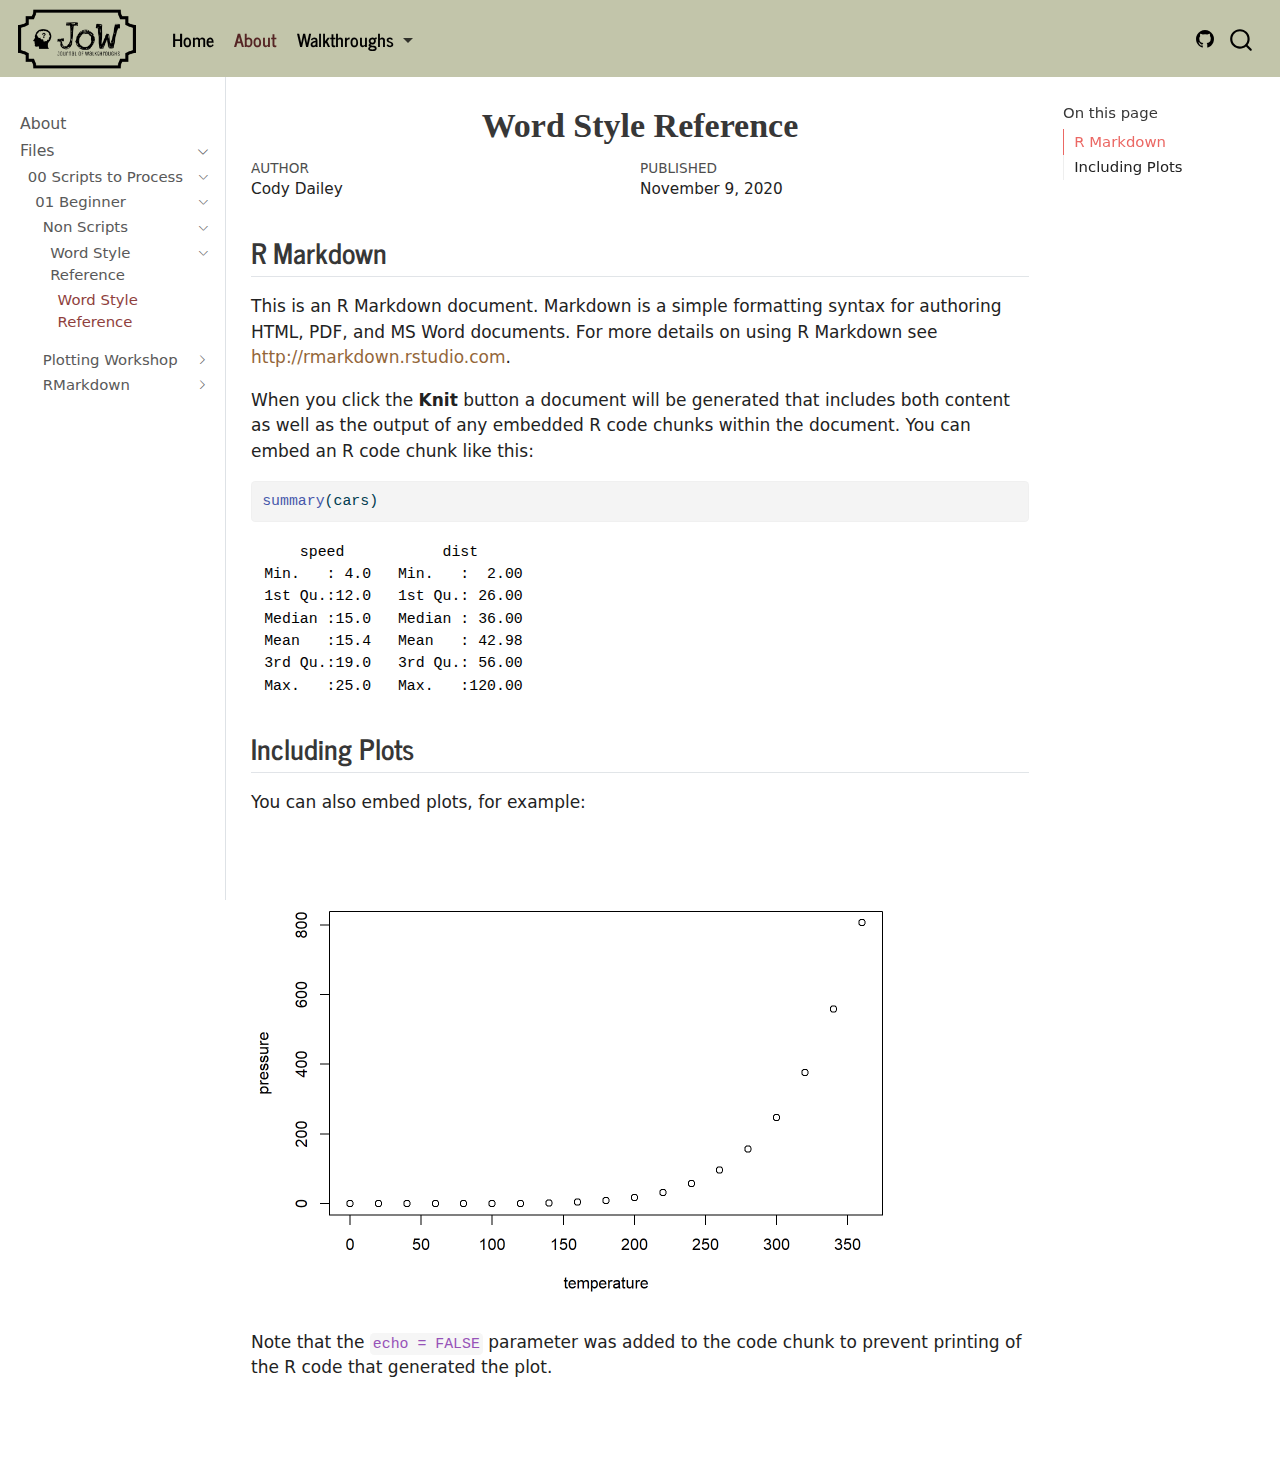
<file: docs/files/00-scripts_to_process/01-Beginner/Non-scripts/Word Style Reference/rmd-docx-template.html>
<!DOCTYPE html>
<html xmlns="http://www.w3.org/1999/xhtml" lang="en" xml:lang="en"><head>

<meta charset="utf-8">
<meta name="generator" content="quarto-1.3.353">

<meta name="viewport" content="width=device-width, initial-scale=1.0, user-scalable=yes">

<meta name="author" content="Cody Dailey">
<meta name="dcterms.date" content="2020-11-09">

<title>Word Style Reference</title>
<style>
code{white-space: pre-wrap;}
span.smallcaps{font-variant: small-caps;}
div.columns{display: flex; gap: min(4vw, 1.5em);}
div.column{flex: auto; overflow-x: auto;}
div.hanging-indent{margin-left: 1.5em; text-indent: -1.5em;}
ul.task-list{list-style: none;}
ul.task-list li input[type="checkbox"] {
  width: 0.8em;
  margin: 0 0.8em 0.2em -1em; /* quarto-specific, see https://github.com/quarto-dev/quarto-cli/issues/4556 */ 
  vertical-align: middle;
}
/* CSS for syntax highlighting */
pre > code.sourceCode { white-space: pre; position: relative; }
pre > code.sourceCode > span { display: inline-block; line-height: 1.25; }
pre > code.sourceCode > span:empty { height: 1.2em; }
.sourceCode { overflow: visible; }
code.sourceCode > span { color: inherit; text-decoration: inherit; }
div.sourceCode { margin: 1em 0; }
pre.sourceCode { margin: 0; }
@media screen {
div.sourceCode { overflow: auto; }
}
@media print {
pre > code.sourceCode { white-space: pre-wrap; }
pre > code.sourceCode > span { text-indent: -5em; padding-left: 5em; }
}
pre.numberSource code
  { counter-reset: source-line 0; }
pre.numberSource code > span
  { position: relative; left: -4em; counter-increment: source-line; }
pre.numberSource code > span > a:first-child::before
  { content: counter(source-line);
    position: relative; left: -1em; text-align: right; vertical-align: baseline;
    border: none; display: inline-block;
    -webkit-touch-callout: none; -webkit-user-select: none;
    -khtml-user-select: none; -moz-user-select: none;
    -ms-user-select: none; user-select: none;
    padding: 0 4px; width: 4em;
  }
pre.numberSource { margin-left: 3em;  padding-left: 4px; }
div.sourceCode
  {   }
@media screen {
pre > code.sourceCode > span > a:first-child::before { text-decoration: underline; }
}
</style>


<script src="../../../../../site_libs/quarto-nav/quarto-nav.js"></script>
<script src="../../../../../site_libs/quarto-nav/headroom.min.js"></script>
<script src="../../../../../site_libs/clipboard/clipboard.min.js"></script>
<script src="../../../../../site_libs/quarto-search/autocomplete.umd.js"></script>
<script src="../../../../../site_libs/quarto-search/fuse.min.js"></script>
<script src="../../../../../site_libs/quarto-search/quarto-search.js"></script>
<meta name="quarto:offset" content="../../../../../">
<link href="../../../../..//files/images/research.png" rel="icon" type="image/png">
<script src="../../../../../site_libs/quarto-html/quarto.js"></script>
<script src="../../../../../site_libs/quarto-html/popper.min.js"></script>
<script src="../../../../../site_libs/quarto-html/tippy.umd.min.js"></script>
<script src="../../../../../site_libs/quarto-html/anchor.min.js"></script>
<link href="../../../../../site_libs/quarto-html/tippy.css" rel="stylesheet">
<link href="../../../../../site_libs/quarto-html/quarto-syntax-highlighting.css" rel="stylesheet" id="quarto-text-highlighting-styles">
<script src="../../../../../site_libs/bootstrap/bootstrap.min.js"></script>
<link href="../../../../../site_libs/bootstrap/bootstrap-icons.css" rel="stylesheet">
<link href="../../../../../site_libs/bootstrap/bootstrap.min.css" rel="stylesheet" id="quarto-bootstrap" data-mode="light">
<script id="quarto-search-options" type="application/json">{
  "location": "navbar",
  "copy-button": false,
  "collapse-after": 3,
  "panel-placement": "end",
  "type": "overlay",
  "limit": 20,
  "language": {
    "search-no-results-text": "No results",
    "search-matching-documents-text": "matching documents",
    "search-copy-link-title": "Copy link to search",
    "search-hide-matches-text": "Hide additional matches",
    "search-more-match-text": "more match in this document",
    "search-more-matches-text": "more matches in this document",
    "search-clear-button-title": "Clear",
    "search-detached-cancel-button-title": "Cancel",
    "search-submit-button-title": "Submit"
  }
}</script>


<link rel="stylesheet" href="../../../../../styles.css">
</head>

<body class="nav-sidebar docked nav-fixed">

<div id="quarto-search-results"></div>
  <header id="quarto-header" class="headroom fixed-top">
    <nav class="navbar navbar-expand-lg navbar-dark ">
      <div class="navbar-container container-fluid">
      <div class="navbar-brand-container">
    <a href="../../../../../index.html" class="navbar-brand navbar-brand-logo">
    <img src="../../../../../files/images/jow_logo_cropped.png" alt="" class="navbar-logo">
    </a>
  </div>
            <div id="quarto-search" class="" title="Search"></div>
          <button class="navbar-toggler" type="button" data-bs-toggle="collapse" data-bs-target="#navbarCollapse" aria-controls="navbarCollapse" aria-expanded="false" aria-label="Toggle navigation" onclick="if (window.quartoToggleHeadroom) { window.quartoToggleHeadroom(); }">
  <span class="navbar-toggler-icon"></span>
</button>
          <div class="collapse navbar-collapse" id="navbarCollapse">
            <ul class="navbar-nav navbar-nav-scroll me-auto">
  <li class="nav-item">
    <a class="nav-link" href="../../../../../index.html" rel="" target="">
 <span class="menu-text">Home</span></a>
  </li>  
  <li class="nav-item">
    <a class="nav-link active" href="../../../../../about.html" rel="" target="" aria-current="page">
 <span class="menu-text">About</span></a>
  </li>  
  <li class="nav-item dropdown ">
    <a class="nav-link dropdown-toggle" href="#" id="nav-menu-walkthroughs" role="button" data-bs-toggle="dropdown" aria-expanded="false" rel="" target="">
 <span class="menu-text">Walkthroughs</span>
    </a>
    <ul class="dropdown-menu" aria-labelledby="nav-menu-walkthroughs">    
        <li class="dropdown-header">Beginner</li>
        <li class="dropdown-header">Intermediate</li>
        <li class="dropdown-header">Advanced</li>
    </ul>
  </li>
</ul>
            <div class="quarto-navbar-tools ms-auto">
    <a href="https://daileyco.github.io/Journal-of-Walkthroughs" title="" class="quarto-navigation-tool px-1" aria-label=""><i class="bi bi-github"></i></a>
</div>
          </div> <!-- /navcollapse -->
      </div> <!-- /container-fluid -->
    </nav>
  <nav class="quarto-secondary-nav">
    <div class="container-fluid d-flex">
      <button type="button" class="quarto-btn-toggle btn" data-bs-toggle="collapse" data-bs-target="#quarto-sidebar,#quarto-sidebar-glass" aria-controls="quarto-sidebar" aria-expanded="false" aria-label="Toggle sidebar navigation" onclick="if (window.quartoToggleHeadroom) { window.quartoToggleHeadroom(); }">
        <i class="bi bi-layout-text-sidebar-reverse"></i>
      </button>
      <nav class="quarto-page-breadcrumbs" aria-label="breadcrumb"><ol class="breadcrumb"><li class="breadcrumb-item">Files</li><li class="breadcrumb-item">00 Scripts to Process</li><li class="breadcrumb-item">01 Beginner</li><li class="breadcrumb-item">Non Scripts</li><li class="breadcrumb-item"><a href="../../../../../files/00-scripts_to_process/01-Beginner/Non-scripts/Word Style Reference/rmd-docx-template.html">Word Style Reference</a></li><li class="breadcrumb-item"><a href="../../../../../files/00-scripts_to_process/01-Beginner/Non-scripts/Word Style Reference/rmd-docx-template.html">Word Style Reference</a></li></ol></nav>
      <a class="flex-grow-1" role="button" data-bs-toggle="collapse" data-bs-target="#quarto-sidebar,#quarto-sidebar-glass" aria-controls="quarto-sidebar" aria-expanded="false" aria-label="Toggle sidebar navigation" onclick="if (window.quartoToggleHeadroom) { window.quartoToggleHeadroom(); }">      
      </a>
    </div>
  </nav>
</header>
<!-- content -->
<div id="quarto-content" class="quarto-container page-columns page-rows-contents page-layout-article page-navbar">
<!-- sidebar -->
  <nav id="quarto-sidebar" class="sidebar collapse collapse-horizontal sidebar-navigation docked overflow-auto">
    <div class="sidebar-menu-container"> 
    <ul class="list-unstyled mt-1">
        <li class="sidebar-item">
  <div class="sidebar-item-container"> 
  <a href="../../../../../about.html" class="sidebar-item-text sidebar-link">
 <span class="menu-text">About</span></a>
  </div>
</li>
        <li class="sidebar-item sidebar-item-section">
      <div class="sidebar-item-container"> 
            <a class="sidebar-item-text sidebar-link text-start" data-bs-toggle="collapse" data-bs-target="#quarto-sidebar-section-1" aria-expanded="true">
 <span class="menu-text">Files</span></a>
          <a class="sidebar-item-toggle text-start" data-bs-toggle="collapse" data-bs-target="#quarto-sidebar-section-1" aria-expanded="true" aria-label="Toggle section">
            <i class="bi bi-chevron-right ms-2"></i>
          </a> 
      </div>
      <ul id="quarto-sidebar-section-1" class="collapse list-unstyled sidebar-section depth1 show">  
          <li class="sidebar-item sidebar-item-section">
      <div class="sidebar-item-container"> 
            <a class="sidebar-item-text sidebar-link text-start" data-bs-toggle="collapse" data-bs-target="#quarto-sidebar-section-2" aria-expanded="true">
 <span class="menu-text">00 Scripts to Process</span></a>
          <a class="sidebar-item-toggle text-start" data-bs-toggle="collapse" data-bs-target="#quarto-sidebar-section-2" aria-expanded="true" aria-label="Toggle section">
            <i class="bi bi-chevron-right ms-2"></i>
          </a> 
      </div>
      <ul id="quarto-sidebar-section-2" class="collapse list-unstyled sidebar-section depth2 show">  
          <li class="sidebar-item sidebar-item-section">
      <div class="sidebar-item-container"> 
            <a class="sidebar-item-text sidebar-link text-start" data-bs-toggle="collapse" data-bs-target="#quarto-sidebar-section-3" aria-expanded="true">
 <span class="menu-text">01 Beginner</span></a>
          <a class="sidebar-item-toggle text-start" data-bs-toggle="collapse" data-bs-target="#quarto-sidebar-section-3" aria-expanded="true" aria-label="Toggle section">
            <i class="bi bi-chevron-right ms-2"></i>
          </a> 
      </div>
      <ul id="quarto-sidebar-section-3" class="collapse list-unstyled sidebar-section depth3 show">  
          <li class="sidebar-item sidebar-item-section">
      <div class="sidebar-item-container"> 
            <a class="sidebar-item-text sidebar-link text-start" data-bs-toggle="collapse" data-bs-target="#quarto-sidebar-section-4" aria-expanded="true">
 <span class="menu-text">Non Scripts</span></a>
          <a class="sidebar-item-toggle text-start" data-bs-toggle="collapse" data-bs-target="#quarto-sidebar-section-4" aria-expanded="true" aria-label="Toggle section">
            <i class="bi bi-chevron-right ms-2"></i>
          </a> 
      </div>
      <ul id="quarto-sidebar-section-4" class="collapse list-unstyled sidebar-section depth4 show">  
          <li class="sidebar-item sidebar-item-section">
      <div class="sidebar-item-container"> 
            <a class="sidebar-item-text sidebar-link text-start" data-bs-toggle="collapse" data-bs-target="#quarto-sidebar-section-5" aria-expanded="true">
 <span class="menu-text">Word Style Reference</span></a>
          <a class="sidebar-item-toggle text-start" data-bs-toggle="collapse" data-bs-target="#quarto-sidebar-section-5" aria-expanded="true" aria-label="Toggle section">
            <i class="bi bi-chevron-right ms-2"></i>
          </a> 
      </div>
      <ul id="quarto-sidebar-section-5" class="collapse list-unstyled sidebar-section depth5 show">  
          <li class="sidebar-item">
  <div class="sidebar-item-container"> 
  <a href="../../../../../files/00-scripts_to_process/01-Beginner/Non-scripts/Word Style Reference/rmd-docx-template.html" class="sidebar-item-text sidebar-link active">
 <span class="menu-text">Word Style Reference</span></a>
  </div>
</li>
      </ul>
  </li>
      </ul>
  </li>
          <li class="sidebar-item sidebar-item-section">
      <div class="sidebar-item-container"> 
            <a class="sidebar-item-text sidebar-link text-start collapsed" data-bs-toggle="collapse" data-bs-target="#quarto-sidebar-section-6" aria-expanded="false">
 <span class="menu-text">Plotting Workshop</span></a>
          <a class="sidebar-item-toggle text-start collapsed" data-bs-toggle="collapse" data-bs-target="#quarto-sidebar-section-6" aria-expanded="false" aria-label="Toggle section">
            <i class="bi bi-chevron-right ms-2"></i>
          </a> 
      </div>
      <ul id="quarto-sidebar-section-6" class="collapse list-unstyled sidebar-section depth4 ">  
          <li class="sidebar-item">
  <div class="sidebar-item-container"> 
  <a href="../../../../../files/00-scripts_to_process/01-Beginner/Plotting-Workshop/BaseRPlotting.html" class="sidebar-item-text sidebar-link">
 <span class="menu-text">R Notebook</span></a>
  </div>
</li>
      </ul>
  </li>
          <li class="sidebar-item sidebar-item-section">
      <div class="sidebar-item-container"> 
            <a class="sidebar-item-text sidebar-link text-start collapsed" data-bs-toggle="collapse" data-bs-target="#quarto-sidebar-section-7" aria-expanded="false">
 <span class="menu-text">RMarkdown</span></a>
          <a class="sidebar-item-toggle text-start collapsed" data-bs-toggle="collapse" data-bs-target="#quarto-sidebar-section-7" aria-expanded="false" aria-label="Toggle section">
            <i class="bi bi-chevron-right ms-2"></i>
          </a> 
      </div>
      <ul id="quarto-sidebar-section-7" class="collapse list-unstyled sidebar-section depth4 ">  
          <li class="sidebar-item sidebar-item-section">
      <div class="sidebar-item-container"> 
            <a class="sidebar-item-text sidebar-link text-start collapsed" data-bs-toggle="collapse" data-bs-target="#quarto-sidebar-section-8" aria-expanded="false">
 <span class="menu-text">Word Style Reference</span></a>
          <a class="sidebar-item-toggle text-start collapsed" data-bs-toggle="collapse" data-bs-target="#quarto-sidebar-section-8" aria-expanded="false" aria-label="Toggle section">
            <i class="bi bi-chevron-right ms-2"></i>
          </a> 
      </div>
      <ul id="quarto-sidebar-section-8" class="collapse list-unstyled sidebar-section depth5 ">  
          <li class="sidebar-item">
  <div class="sidebar-item-container"> 
  <a href="../../../../../files/00-scripts_to_process/01-Beginner/RMarkdown/Word Style Reference/rmd-docx-template.html" class="sidebar-item-text sidebar-link">
 <span class="menu-text">Word Style Reference</span></a>
  </div>
</li>
      </ul>
  </li>
      </ul>
  </li>
      </ul>
  </li>
      </ul>
  </li>
      </ul>
  </li>
    </ul>
    </div>
</nav>
<div id="quarto-sidebar-glass" data-bs-toggle="collapse" data-bs-target="#quarto-sidebar,#quarto-sidebar-glass"></div>
<!-- margin-sidebar -->
    <div id="quarto-margin-sidebar" class="sidebar margin-sidebar">
        <nav id="TOC" role="doc-toc" class="toc-active">
    <h2 id="toc-title">On this page</h2>
   
  <ul>
  <li><a href="#r-markdown" id="toc-r-markdown" class="nav-link active" data-scroll-target="#r-markdown">R Markdown</a></li>
  <li><a href="#including-plots" id="toc-including-plots" class="nav-link" data-scroll-target="#including-plots">Including Plots</a></li>
  </ul>
</nav>
    </div>
<!-- main -->
<main class="content" id="quarto-document-content">

<header id="title-block-header" class="quarto-title-block default">
<div class="quarto-title">
<h1 class="title">Word Style Reference</h1>
</div>



<div class="quarto-title-meta">

    <div>
    <div class="quarto-title-meta-heading">Author</div>
    <div class="quarto-title-meta-contents">
             <p>Cody Dailey </p>
          </div>
  </div>
    
    <div>
    <div class="quarto-title-meta-heading">Published</div>
    <div class="quarto-title-meta-contents">
      <p class="date">November 9, 2020</p>
    </div>
  </div>
  
    
  </div>
  

</header>

<section id="r-markdown" class="level2">
<h2 class="anchored" data-anchor-id="r-markdown">R Markdown</h2>
<p>This is an R Markdown document. Markdown is a simple formatting syntax for authoring HTML, PDF, and MS Word documents. For more details on using R Markdown see <a href="http://rmarkdown.rstudio.com" class="uri">http://rmarkdown.rstudio.com</a>.</p>
<p>When you click the <strong>Knit</strong> button a document will be generated that includes both content as well as the output of any embedded R code chunks within the document. You can embed an R code chunk like this:</p>
<div class="cell">
<div class="sourceCode cell-code" id="cb1"><pre class="sourceCode r code-with-copy"><code class="sourceCode r"><span id="cb1-1"><a href="#cb1-1" aria-hidden="true" tabindex="-1"></a><span class="fu">summary</span>(cars)</span></code><button title="Copy to Clipboard" class="code-copy-button"><i class="bi"></i></button></pre></div>
<div class="cell-output cell-output-stdout">
<pre><code>     speed           dist       
 Min.   : 4.0   Min.   :  2.00  
 1st Qu.:12.0   1st Qu.: 26.00  
 Median :15.0   Median : 36.00  
 Mean   :15.4   Mean   : 42.98  
 3rd Qu.:19.0   3rd Qu.: 56.00  
 Max.   :25.0   Max.   :120.00  </code></pre>
</div>
</div>
</section>
<section id="including-plots" class="level2">
<h2 class="anchored" data-anchor-id="including-plots">Including Plots</h2>
<p>You can also embed plots, for example:</p>
<div class="cell">
<div class="cell-output-display">
<p><img src="rmd-docx-template_files/figure-html/pressure-1.png" class="img-fluid" width="672"></p>
</div>
</div>
<p>Note that the <code>echo = FALSE</code> parameter was added to the code chunk to prevent printing of the R code that generated the plot.</p>


</section>

</main> <!-- /main -->
<script id="quarto-html-after-body" type="application/javascript">
window.document.addEventListener("DOMContentLoaded", function (event) {
  const toggleBodyColorMode = (bsSheetEl) => {
    const mode = bsSheetEl.getAttribute("data-mode");
    const bodyEl = window.document.querySelector("body");
    if (mode === "dark") {
      bodyEl.classList.add("quarto-dark");
      bodyEl.classList.remove("quarto-light");
    } else {
      bodyEl.classList.add("quarto-light");
      bodyEl.classList.remove("quarto-dark");
    }
  }
  const toggleBodyColorPrimary = () => {
    const bsSheetEl = window.document.querySelector("link#quarto-bootstrap");
    if (bsSheetEl) {
      toggleBodyColorMode(bsSheetEl);
    }
  }
  toggleBodyColorPrimary();  
  const icon = "";
  const anchorJS = new window.AnchorJS();
  anchorJS.options = {
    placement: 'right',
    icon: icon
  };
  anchorJS.add('.anchored');
  const isCodeAnnotation = (el) => {
    for (const clz of el.classList) {
      if (clz.startsWith('code-annotation-')) {                     
        return true;
      }
    }
    return false;
  }
  const clipboard = new window.ClipboardJS('.code-copy-button', {
    text: function(trigger) {
      const codeEl = trigger.previousElementSibling.cloneNode(true);
      for (const childEl of codeEl.children) {
        if (isCodeAnnotation(childEl)) {
          childEl.remove();
        }
      }
      return codeEl.innerText;
    }
  });
  clipboard.on('success', function(e) {
    // button target
    const button = e.trigger;
    // don't keep focus
    button.blur();
    // flash "checked"
    button.classList.add('code-copy-button-checked');
    var currentTitle = button.getAttribute("title");
    button.setAttribute("title", "Copied!");
    let tooltip;
    if (window.bootstrap) {
      button.setAttribute("data-bs-toggle", "tooltip");
      button.setAttribute("data-bs-placement", "left");
      button.setAttribute("data-bs-title", "Copied!");
      tooltip = new bootstrap.Tooltip(button, 
        { trigger: "manual", 
          customClass: "code-copy-button-tooltip",
          offset: [0, -8]});
      tooltip.show();    
    }
    setTimeout(function() {
      if (tooltip) {
        tooltip.hide();
        button.removeAttribute("data-bs-title");
        button.removeAttribute("data-bs-toggle");
        button.removeAttribute("data-bs-placement");
      }
      button.setAttribute("title", currentTitle);
      button.classList.remove('code-copy-button-checked');
    }, 1000);
    // clear code selection
    e.clearSelection();
  });
  function tippyHover(el, contentFn) {
    const config = {
      allowHTML: true,
      content: contentFn,
      maxWidth: 500,
      delay: 100,
      arrow: false,
      appendTo: function(el) {
          return el.parentElement;
      },
      interactive: true,
      interactiveBorder: 10,
      theme: 'quarto',
      placement: 'bottom-start'
    };
    window.tippy(el, config); 
  }
  const noterefs = window.document.querySelectorAll('a[role="doc-noteref"]');
  for (var i=0; i<noterefs.length; i++) {
    const ref = noterefs[i];
    tippyHover(ref, function() {
      // use id or data attribute instead here
      let href = ref.getAttribute('data-footnote-href') || ref.getAttribute('href');
      try { href = new URL(href).hash; } catch {}
      const id = href.replace(/^#\/?/, "");
      const note = window.document.getElementById(id);
      return note.innerHTML;
    });
  }
      let selectedAnnoteEl;
      const selectorForAnnotation = ( cell, annotation) => {
        let cellAttr = 'data-code-cell="' + cell + '"';
        let lineAttr = 'data-code-annotation="' +  annotation + '"';
        const selector = 'span[' + cellAttr + '][' + lineAttr + ']';
        return selector;
      }
      const selectCodeLines = (annoteEl) => {
        const doc = window.document;
        const targetCell = annoteEl.getAttribute("data-target-cell");
        const targetAnnotation = annoteEl.getAttribute("data-target-annotation");
        const annoteSpan = window.document.querySelector(selectorForAnnotation(targetCell, targetAnnotation));
        const lines = annoteSpan.getAttribute("data-code-lines").split(",");
        const lineIds = lines.map((line) => {
          return targetCell + "-" + line;
        })
        let top = null;
        let height = null;
        let parent = null;
        if (lineIds.length > 0) {
            //compute the position of the single el (top and bottom and make a div)
            const el = window.document.getElementById(lineIds[0]);
            top = el.offsetTop;
            height = el.offsetHeight;
            parent = el.parentElement.parentElement;
          if (lineIds.length > 1) {
            const lastEl = window.document.getElementById(lineIds[lineIds.length - 1]);
            const bottom = lastEl.offsetTop + lastEl.offsetHeight;
            height = bottom - top;
          }
          if (top !== null && height !== null && parent !== null) {
            // cook up a div (if necessary) and position it 
            let div = window.document.getElementById("code-annotation-line-highlight");
            if (div === null) {
              div = window.document.createElement("div");
              div.setAttribute("id", "code-annotation-line-highlight");
              div.style.position = 'absolute';
              parent.appendChild(div);
            }
            div.style.top = top - 2 + "px";
            div.style.height = height + 4 + "px";
            let gutterDiv = window.document.getElementById("code-annotation-line-highlight-gutter");
            if (gutterDiv === null) {
              gutterDiv = window.document.createElement("div");
              gutterDiv.setAttribute("id", "code-annotation-line-highlight-gutter");
              gutterDiv.style.position = 'absolute';
              const codeCell = window.document.getElementById(targetCell);
              const gutter = codeCell.querySelector('.code-annotation-gutter');
              gutter.appendChild(gutterDiv);
            }
            gutterDiv.style.top = top - 2 + "px";
            gutterDiv.style.height = height + 4 + "px";
          }
          selectedAnnoteEl = annoteEl;
        }
      };
      const unselectCodeLines = () => {
        const elementsIds = ["code-annotation-line-highlight", "code-annotation-line-highlight-gutter"];
        elementsIds.forEach((elId) => {
          const div = window.document.getElementById(elId);
          if (div) {
            div.remove();
          }
        });
        selectedAnnoteEl = undefined;
      };
      // Attach click handler to the DT
      const annoteDls = window.document.querySelectorAll('dt[data-target-cell]');
      for (const annoteDlNode of annoteDls) {
        annoteDlNode.addEventListener('click', (event) => {
          const clickedEl = event.target;
          if (clickedEl !== selectedAnnoteEl) {
            unselectCodeLines();
            const activeEl = window.document.querySelector('dt[data-target-cell].code-annotation-active');
            if (activeEl) {
              activeEl.classList.remove('code-annotation-active');
            }
            selectCodeLines(clickedEl);
            clickedEl.classList.add('code-annotation-active');
          } else {
            // Unselect the line
            unselectCodeLines();
            clickedEl.classList.remove('code-annotation-active');
          }
        });
      }
  const findCites = (el) => {
    const parentEl = el.parentElement;
    if (parentEl) {
      const cites = parentEl.dataset.cites;
      if (cites) {
        return {
          el,
          cites: cites.split(' ')
        };
      } else {
        return findCites(el.parentElement)
      }
    } else {
      return undefined;
    }
  };
  var bibliorefs = window.document.querySelectorAll('a[role="doc-biblioref"]');
  for (var i=0; i<bibliorefs.length; i++) {
    const ref = bibliorefs[i];
    const citeInfo = findCites(ref);
    if (citeInfo) {
      tippyHover(citeInfo.el, function() {
        var popup = window.document.createElement('div');
        citeInfo.cites.forEach(function(cite) {
          var citeDiv = window.document.createElement('div');
          citeDiv.classList.add('hanging-indent');
          citeDiv.classList.add('csl-entry');
          var biblioDiv = window.document.getElementById('ref-' + cite);
          if (biblioDiv) {
            citeDiv.innerHTML = biblioDiv.innerHTML;
          }
          popup.appendChild(citeDiv);
        });
        return popup.innerHTML;
      });
    }
  }
});
</script>
</div> <!-- /content -->



</body></html>
</file>
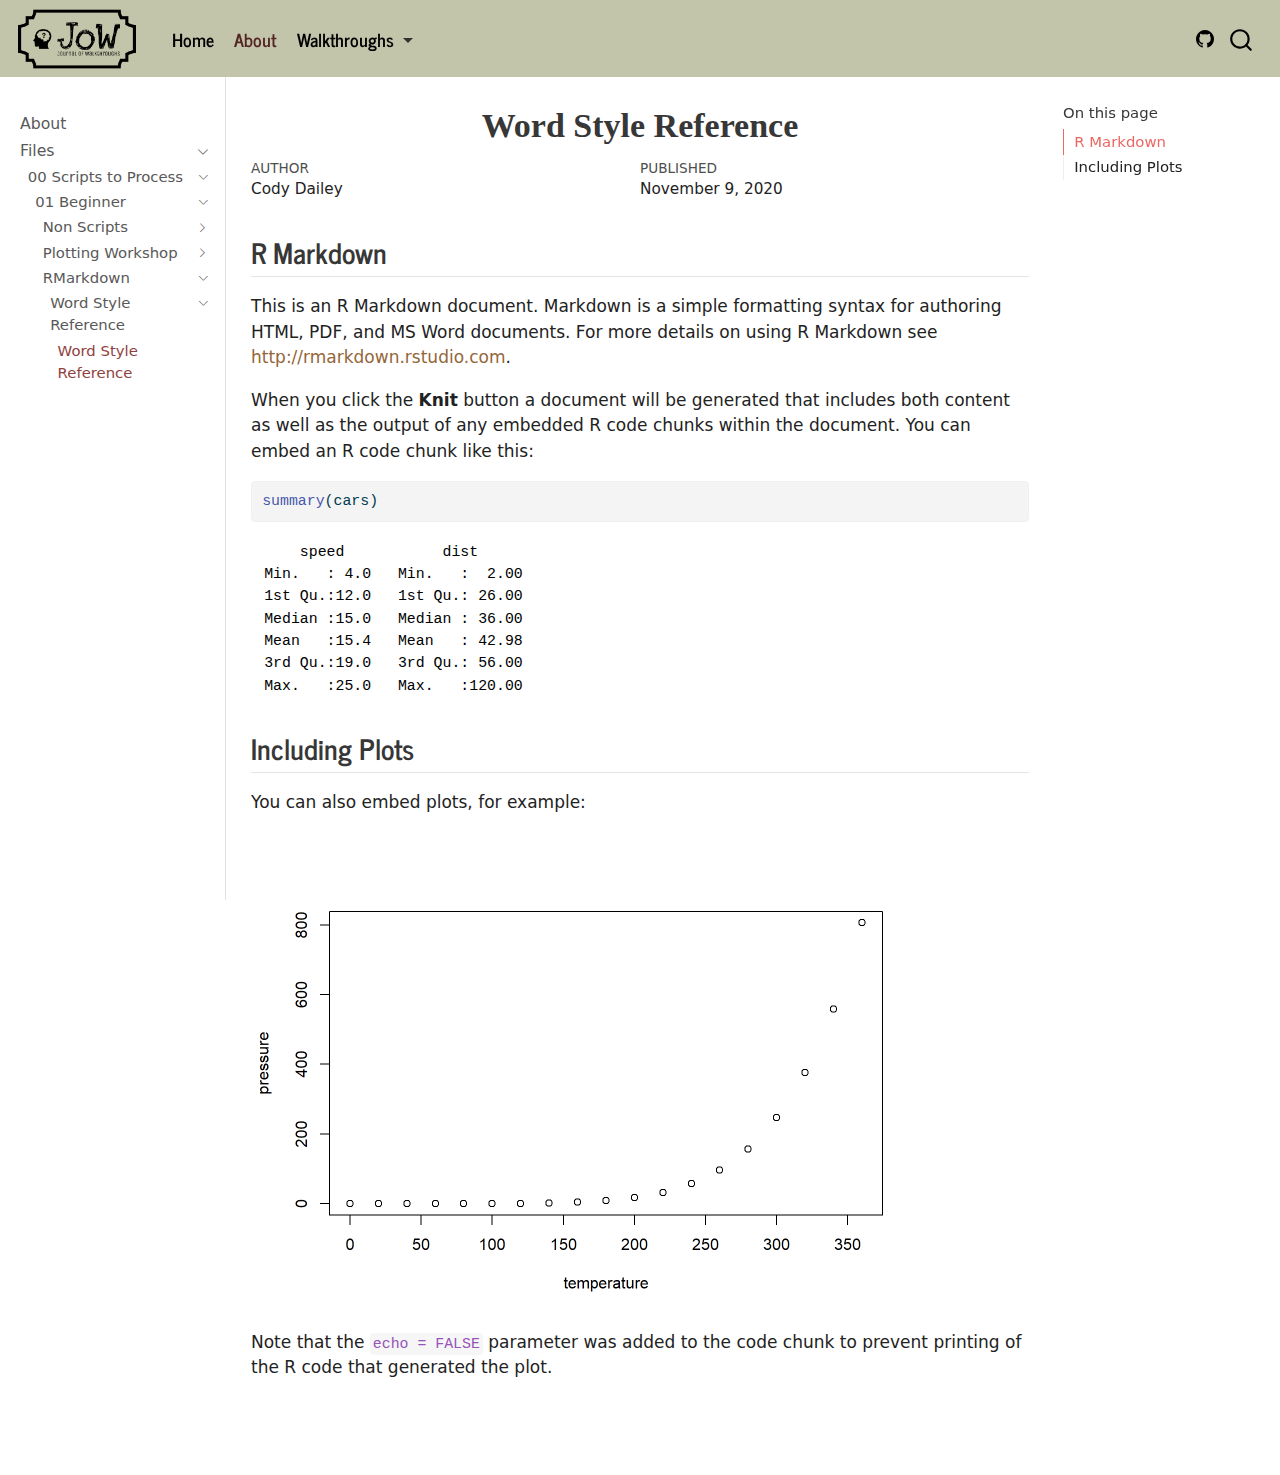
<file: docs/files/00-scripts_to_process/01-Beginner/RMarkdown/Word Style Reference/rmd-docx-template.html>
<!DOCTYPE html>
<html xmlns="http://www.w3.org/1999/xhtml" lang="en" xml:lang="en"><head>

<meta charset="utf-8">
<meta name="generator" content="quarto-1.3.353">

<meta name="viewport" content="width=device-width, initial-scale=1.0, user-scalable=yes">

<meta name="author" content="Cody Dailey">
<meta name="dcterms.date" content="2020-11-09">

<title>Word Style Reference</title>
<style>
code{white-space: pre-wrap;}
span.smallcaps{font-variant: small-caps;}
div.columns{display: flex; gap: min(4vw, 1.5em);}
div.column{flex: auto; overflow-x: auto;}
div.hanging-indent{margin-left: 1.5em; text-indent: -1.5em;}
ul.task-list{list-style: none;}
ul.task-list li input[type="checkbox"] {
  width: 0.8em;
  margin: 0 0.8em 0.2em -1em; /* quarto-specific, see https://github.com/quarto-dev/quarto-cli/issues/4556 */ 
  vertical-align: middle;
}
/* CSS for syntax highlighting */
pre > code.sourceCode { white-space: pre; position: relative; }
pre > code.sourceCode > span { display: inline-block; line-height: 1.25; }
pre > code.sourceCode > span:empty { height: 1.2em; }
.sourceCode { overflow: visible; }
code.sourceCode > span { color: inherit; text-decoration: inherit; }
div.sourceCode { margin: 1em 0; }
pre.sourceCode { margin: 0; }
@media screen {
div.sourceCode { overflow: auto; }
}
@media print {
pre > code.sourceCode { white-space: pre-wrap; }
pre > code.sourceCode > span { text-indent: -5em; padding-left: 5em; }
}
pre.numberSource code
  { counter-reset: source-line 0; }
pre.numberSource code > span
  { position: relative; left: -4em; counter-increment: source-line; }
pre.numberSource code > span > a:first-child::before
  { content: counter(source-line);
    position: relative; left: -1em; text-align: right; vertical-align: baseline;
    border: none; display: inline-block;
    -webkit-touch-callout: none; -webkit-user-select: none;
    -khtml-user-select: none; -moz-user-select: none;
    -ms-user-select: none; user-select: none;
    padding: 0 4px; width: 4em;
  }
pre.numberSource { margin-left: 3em;  padding-left: 4px; }
div.sourceCode
  {   }
@media screen {
pre > code.sourceCode > span > a:first-child::before { text-decoration: underline; }
}
</style>


<script src="../../../../../site_libs/quarto-nav/quarto-nav.js"></script>
<script src="../../../../../site_libs/quarto-nav/headroom.min.js"></script>
<script src="../../../../../site_libs/clipboard/clipboard.min.js"></script>
<script src="../../../../../site_libs/quarto-search/autocomplete.umd.js"></script>
<script src="../../../../../site_libs/quarto-search/fuse.min.js"></script>
<script src="../../../../../site_libs/quarto-search/quarto-search.js"></script>
<meta name="quarto:offset" content="../../../../../">
<link href="../../../../..//files/images/research.png" rel="icon" type="image/png">
<script src="../../../../../site_libs/quarto-html/quarto.js"></script>
<script src="../../../../../site_libs/quarto-html/popper.min.js"></script>
<script src="../../../../../site_libs/quarto-html/tippy.umd.min.js"></script>
<script src="../../../../../site_libs/quarto-html/anchor.min.js"></script>
<link href="../../../../../site_libs/quarto-html/tippy.css" rel="stylesheet">
<link href="../../../../../site_libs/quarto-html/quarto-syntax-highlighting.css" rel="stylesheet" id="quarto-text-highlighting-styles">
<script src="../../../../../site_libs/bootstrap/bootstrap.min.js"></script>
<link href="../../../../../site_libs/bootstrap/bootstrap-icons.css" rel="stylesheet">
<link href="../../../../../site_libs/bootstrap/bootstrap.min.css" rel="stylesheet" id="quarto-bootstrap" data-mode="light">
<script id="quarto-search-options" type="application/json">{
  "location": "navbar",
  "copy-button": false,
  "collapse-after": 3,
  "panel-placement": "end",
  "type": "overlay",
  "limit": 20,
  "language": {
    "search-no-results-text": "No results",
    "search-matching-documents-text": "matching documents",
    "search-copy-link-title": "Copy link to search",
    "search-hide-matches-text": "Hide additional matches",
    "search-more-match-text": "more match in this document",
    "search-more-matches-text": "more matches in this document",
    "search-clear-button-title": "Clear",
    "search-detached-cancel-button-title": "Cancel",
    "search-submit-button-title": "Submit"
  }
}</script>


<link rel="stylesheet" href="../../../../../styles.css">
</head>

<body class="nav-sidebar docked nav-fixed">

<div id="quarto-search-results"></div>
  <header id="quarto-header" class="headroom fixed-top">
    <nav class="navbar navbar-expand-lg navbar-dark ">
      <div class="navbar-container container-fluid">
      <div class="navbar-brand-container">
    <a href="../../../../../index.html" class="navbar-brand navbar-brand-logo">
    <img src="../../../../../files/images/jow_logo_cropped.png" alt="" class="navbar-logo">
    </a>
  </div>
            <div id="quarto-search" class="" title="Search"></div>
          <button class="navbar-toggler" type="button" data-bs-toggle="collapse" data-bs-target="#navbarCollapse" aria-controls="navbarCollapse" aria-expanded="false" aria-label="Toggle navigation" onclick="if (window.quartoToggleHeadroom) { window.quartoToggleHeadroom(); }">
  <span class="navbar-toggler-icon"></span>
</button>
          <div class="collapse navbar-collapse" id="navbarCollapse">
            <ul class="navbar-nav navbar-nav-scroll me-auto">
  <li class="nav-item">
    <a class="nav-link" href="../../../../../index.html" rel="" target="">
 <span class="menu-text">Home</span></a>
  </li>  
  <li class="nav-item">
    <a class="nav-link active" href="../../../../../about.html" rel="" target="" aria-current="page">
 <span class="menu-text">About</span></a>
  </li>  
  <li class="nav-item dropdown ">
    <a class="nav-link dropdown-toggle" href="#" id="nav-menu-walkthroughs" role="button" data-bs-toggle="dropdown" aria-expanded="false" rel="" target="">
 <span class="menu-text">Walkthroughs</span>
    </a>
    <ul class="dropdown-menu" aria-labelledby="nav-menu-walkthroughs">    
        <li class="dropdown-header">Beginner</li>
        <li class="dropdown-header">Intermediate</li>
        <li class="dropdown-header">Advanced</li>
    </ul>
  </li>
</ul>
            <div class="quarto-navbar-tools ms-auto">
    <a href="https://daileyco.github.io/Journal-of-Walkthroughs" title="" class="quarto-navigation-tool px-1" aria-label=""><i class="bi bi-github"></i></a>
</div>
          </div> <!-- /navcollapse -->
      </div> <!-- /container-fluid -->
    </nav>
  <nav class="quarto-secondary-nav">
    <div class="container-fluid d-flex">
      <button type="button" class="quarto-btn-toggle btn" data-bs-toggle="collapse" data-bs-target="#quarto-sidebar,#quarto-sidebar-glass" aria-controls="quarto-sidebar" aria-expanded="false" aria-label="Toggle sidebar navigation" onclick="if (window.quartoToggleHeadroom) { window.quartoToggleHeadroom(); }">
        <i class="bi bi-layout-text-sidebar-reverse"></i>
      </button>
      <nav class="quarto-page-breadcrumbs" aria-label="breadcrumb"><ol class="breadcrumb"><li class="breadcrumb-item">Files</li><li class="breadcrumb-item">00 Scripts to Process</li><li class="breadcrumb-item">01 Beginner</li><li class="breadcrumb-item">RMarkdown</li><li class="breadcrumb-item"><a href="../../../../../files/00-scripts_to_process/01-Beginner/RMarkdown/Word Style Reference/rmd-docx-template.html">Word Style Reference</a></li><li class="breadcrumb-item"><a href="../../../../../files/00-scripts_to_process/01-Beginner/RMarkdown/Word Style Reference/rmd-docx-template.html">Word Style Reference</a></li></ol></nav>
      <a class="flex-grow-1" role="button" data-bs-toggle="collapse" data-bs-target="#quarto-sidebar,#quarto-sidebar-glass" aria-controls="quarto-sidebar" aria-expanded="false" aria-label="Toggle sidebar navigation" onclick="if (window.quartoToggleHeadroom) { window.quartoToggleHeadroom(); }">      
      </a>
    </div>
  </nav>
</header>
<!-- content -->
<div id="quarto-content" class="quarto-container page-columns page-rows-contents page-layout-article page-navbar">
<!-- sidebar -->
  <nav id="quarto-sidebar" class="sidebar collapse collapse-horizontal sidebar-navigation docked overflow-auto">
    <div class="sidebar-menu-container"> 
    <ul class="list-unstyled mt-1">
        <li class="sidebar-item">
  <div class="sidebar-item-container"> 
  <a href="../../../../../about.html" class="sidebar-item-text sidebar-link">
 <span class="menu-text">About</span></a>
  </div>
</li>
        <li class="sidebar-item sidebar-item-section">
      <div class="sidebar-item-container"> 
            <a class="sidebar-item-text sidebar-link text-start" data-bs-toggle="collapse" data-bs-target="#quarto-sidebar-section-1" aria-expanded="true">
 <span class="menu-text">Files</span></a>
          <a class="sidebar-item-toggle text-start" data-bs-toggle="collapse" data-bs-target="#quarto-sidebar-section-1" aria-expanded="true" aria-label="Toggle section">
            <i class="bi bi-chevron-right ms-2"></i>
          </a> 
      </div>
      <ul id="quarto-sidebar-section-1" class="collapse list-unstyled sidebar-section depth1 show">  
          <li class="sidebar-item sidebar-item-section">
      <div class="sidebar-item-container"> 
            <a class="sidebar-item-text sidebar-link text-start" data-bs-toggle="collapse" data-bs-target="#quarto-sidebar-section-2" aria-expanded="true">
 <span class="menu-text">00 Scripts to Process</span></a>
          <a class="sidebar-item-toggle text-start" data-bs-toggle="collapse" data-bs-target="#quarto-sidebar-section-2" aria-expanded="true" aria-label="Toggle section">
            <i class="bi bi-chevron-right ms-2"></i>
          </a> 
      </div>
      <ul id="quarto-sidebar-section-2" class="collapse list-unstyled sidebar-section depth2 show">  
          <li class="sidebar-item sidebar-item-section">
      <div class="sidebar-item-container"> 
            <a class="sidebar-item-text sidebar-link text-start" data-bs-toggle="collapse" data-bs-target="#quarto-sidebar-section-3" aria-expanded="true">
 <span class="menu-text">01 Beginner</span></a>
          <a class="sidebar-item-toggle text-start" data-bs-toggle="collapse" data-bs-target="#quarto-sidebar-section-3" aria-expanded="true" aria-label="Toggle section">
            <i class="bi bi-chevron-right ms-2"></i>
          </a> 
      </div>
      <ul id="quarto-sidebar-section-3" class="collapse list-unstyled sidebar-section depth3 show">  
          <li class="sidebar-item sidebar-item-section">
      <div class="sidebar-item-container"> 
            <a class="sidebar-item-text sidebar-link text-start collapsed" data-bs-toggle="collapse" data-bs-target="#quarto-sidebar-section-4" aria-expanded="false">
 <span class="menu-text">Non Scripts</span></a>
          <a class="sidebar-item-toggle text-start collapsed" data-bs-toggle="collapse" data-bs-target="#quarto-sidebar-section-4" aria-expanded="false" aria-label="Toggle section">
            <i class="bi bi-chevron-right ms-2"></i>
          </a> 
      </div>
      <ul id="quarto-sidebar-section-4" class="collapse list-unstyled sidebar-section depth4 ">  
          <li class="sidebar-item sidebar-item-section">
      <div class="sidebar-item-container"> 
            <a class="sidebar-item-text sidebar-link text-start collapsed" data-bs-toggle="collapse" data-bs-target="#quarto-sidebar-section-5" aria-expanded="false">
 <span class="menu-text">Word Style Reference</span></a>
          <a class="sidebar-item-toggle text-start collapsed" data-bs-toggle="collapse" data-bs-target="#quarto-sidebar-section-5" aria-expanded="false" aria-label="Toggle section">
            <i class="bi bi-chevron-right ms-2"></i>
          </a> 
      </div>
      <ul id="quarto-sidebar-section-5" class="collapse list-unstyled sidebar-section depth5 ">  
          <li class="sidebar-item">
  <div class="sidebar-item-container"> 
  <a href="../../../../../files/00-scripts_to_process/01-Beginner/Non-scripts/Word Style Reference/rmd-docx-template.html" class="sidebar-item-text sidebar-link">
 <span class="menu-text">Word Style Reference</span></a>
  </div>
</li>
      </ul>
  </li>
      </ul>
  </li>
          <li class="sidebar-item sidebar-item-section">
      <div class="sidebar-item-container"> 
            <a class="sidebar-item-text sidebar-link text-start collapsed" data-bs-toggle="collapse" data-bs-target="#quarto-sidebar-section-6" aria-expanded="false">
 <span class="menu-text">Plotting Workshop</span></a>
          <a class="sidebar-item-toggle text-start collapsed" data-bs-toggle="collapse" data-bs-target="#quarto-sidebar-section-6" aria-expanded="false" aria-label="Toggle section">
            <i class="bi bi-chevron-right ms-2"></i>
          </a> 
      </div>
      <ul id="quarto-sidebar-section-6" class="collapse list-unstyled sidebar-section depth4 ">  
          <li class="sidebar-item">
  <div class="sidebar-item-container"> 
  <a href="../../../../../files/00-scripts_to_process/01-Beginner/Plotting-Workshop/BaseRPlotting.html" class="sidebar-item-text sidebar-link">
 <span class="menu-text">R Notebook</span></a>
  </div>
</li>
      </ul>
  </li>
          <li class="sidebar-item sidebar-item-section">
      <div class="sidebar-item-container"> 
            <a class="sidebar-item-text sidebar-link text-start" data-bs-toggle="collapse" data-bs-target="#quarto-sidebar-section-7" aria-expanded="true">
 <span class="menu-text">RMarkdown</span></a>
          <a class="sidebar-item-toggle text-start" data-bs-toggle="collapse" data-bs-target="#quarto-sidebar-section-7" aria-expanded="true" aria-label="Toggle section">
            <i class="bi bi-chevron-right ms-2"></i>
          </a> 
      </div>
      <ul id="quarto-sidebar-section-7" class="collapse list-unstyled sidebar-section depth4 show">  
          <li class="sidebar-item sidebar-item-section">
      <div class="sidebar-item-container"> 
            <a class="sidebar-item-text sidebar-link text-start" data-bs-toggle="collapse" data-bs-target="#quarto-sidebar-section-8" aria-expanded="true">
 <span class="menu-text">Word Style Reference</span></a>
          <a class="sidebar-item-toggle text-start" data-bs-toggle="collapse" data-bs-target="#quarto-sidebar-section-8" aria-expanded="true" aria-label="Toggle section">
            <i class="bi bi-chevron-right ms-2"></i>
          </a> 
      </div>
      <ul id="quarto-sidebar-section-8" class="collapse list-unstyled sidebar-section depth5 show">  
          <li class="sidebar-item">
  <div class="sidebar-item-container"> 
  <a href="../../../../../files/00-scripts_to_process/01-Beginner/RMarkdown/Word Style Reference/rmd-docx-template.html" class="sidebar-item-text sidebar-link active">
 <span class="menu-text">Word Style Reference</span></a>
  </div>
</li>
      </ul>
  </li>
      </ul>
  </li>
      </ul>
  </li>
      </ul>
  </li>
      </ul>
  </li>
    </ul>
    </div>
</nav>
<div id="quarto-sidebar-glass" data-bs-toggle="collapse" data-bs-target="#quarto-sidebar,#quarto-sidebar-glass"></div>
<!-- margin-sidebar -->
    <div id="quarto-margin-sidebar" class="sidebar margin-sidebar">
        <nav id="TOC" role="doc-toc" class="toc-active">
    <h2 id="toc-title">On this page</h2>
   
  <ul>
  <li><a href="#r-markdown" id="toc-r-markdown" class="nav-link active" data-scroll-target="#r-markdown">R Markdown</a></li>
  <li><a href="#including-plots" id="toc-including-plots" class="nav-link" data-scroll-target="#including-plots">Including Plots</a></li>
  </ul>
</nav>
    </div>
<!-- main -->
<main class="content" id="quarto-document-content">

<header id="title-block-header" class="quarto-title-block default">
<div class="quarto-title">
<h1 class="title">Word Style Reference</h1>
</div>



<div class="quarto-title-meta">

    <div>
    <div class="quarto-title-meta-heading">Author</div>
    <div class="quarto-title-meta-contents">
             <p>Cody Dailey </p>
          </div>
  </div>
    
    <div>
    <div class="quarto-title-meta-heading">Published</div>
    <div class="quarto-title-meta-contents">
      <p class="date">November 9, 2020</p>
    </div>
  </div>
  
    
  </div>
  

</header>

<section id="r-markdown" class="level2">
<h2 class="anchored" data-anchor-id="r-markdown">R Markdown</h2>
<p>This is an R Markdown document. Markdown is a simple formatting syntax for authoring HTML, PDF, and MS Word documents. For more details on using R Markdown see <a href="http://rmarkdown.rstudio.com" class="uri">http://rmarkdown.rstudio.com</a>.</p>
<p>When you click the <strong>Knit</strong> button a document will be generated that includes both content as well as the output of any embedded R code chunks within the document. You can embed an R code chunk like this:</p>
<div class="cell">
<div class="sourceCode cell-code" id="cb1"><pre class="sourceCode r code-with-copy"><code class="sourceCode r"><span id="cb1-1"><a href="#cb1-1" aria-hidden="true" tabindex="-1"></a><span class="fu">summary</span>(cars)</span></code><button title="Copy to Clipboard" class="code-copy-button"><i class="bi"></i></button></pre></div>
<div class="cell-output cell-output-stdout">
<pre><code>     speed           dist       
 Min.   : 4.0   Min.   :  2.00  
 1st Qu.:12.0   1st Qu.: 26.00  
 Median :15.0   Median : 36.00  
 Mean   :15.4   Mean   : 42.98  
 3rd Qu.:19.0   3rd Qu.: 56.00  
 Max.   :25.0   Max.   :120.00  </code></pre>
</div>
</div>
</section>
<section id="including-plots" class="level2">
<h2 class="anchored" data-anchor-id="including-plots">Including Plots</h2>
<p>You can also embed plots, for example:</p>
<div class="cell">
<div class="cell-output-display">
<p><img src="rmd-docx-template_files/figure-html/pressure-1.png" class="img-fluid" width="672"></p>
</div>
</div>
<p>Note that the <code>echo = FALSE</code> parameter was added to the code chunk to prevent printing of the R code that generated the plot.</p>


</section>

</main> <!-- /main -->
<script id="quarto-html-after-body" type="application/javascript">
window.document.addEventListener("DOMContentLoaded", function (event) {
  const toggleBodyColorMode = (bsSheetEl) => {
    const mode = bsSheetEl.getAttribute("data-mode");
    const bodyEl = window.document.querySelector("body");
    if (mode === "dark") {
      bodyEl.classList.add("quarto-dark");
      bodyEl.classList.remove("quarto-light");
    } else {
      bodyEl.classList.add("quarto-light");
      bodyEl.classList.remove("quarto-dark");
    }
  }
  const toggleBodyColorPrimary = () => {
    const bsSheetEl = window.document.querySelector("link#quarto-bootstrap");
    if (bsSheetEl) {
      toggleBodyColorMode(bsSheetEl);
    }
  }
  toggleBodyColorPrimary();  
  const icon = "";
  const anchorJS = new window.AnchorJS();
  anchorJS.options = {
    placement: 'right',
    icon: icon
  };
  anchorJS.add('.anchored');
  const isCodeAnnotation = (el) => {
    for (const clz of el.classList) {
      if (clz.startsWith('code-annotation-')) {                     
        return true;
      }
    }
    return false;
  }
  const clipboard = new window.ClipboardJS('.code-copy-button', {
    text: function(trigger) {
      const codeEl = trigger.previousElementSibling.cloneNode(true);
      for (const childEl of codeEl.children) {
        if (isCodeAnnotation(childEl)) {
          childEl.remove();
        }
      }
      return codeEl.innerText;
    }
  });
  clipboard.on('success', function(e) {
    // button target
    const button = e.trigger;
    // don't keep focus
    button.blur();
    // flash "checked"
    button.classList.add('code-copy-button-checked');
    var currentTitle = button.getAttribute("title");
    button.setAttribute("title", "Copied!");
    let tooltip;
    if (window.bootstrap) {
      button.setAttribute("data-bs-toggle", "tooltip");
      button.setAttribute("data-bs-placement", "left");
      button.setAttribute("data-bs-title", "Copied!");
      tooltip = new bootstrap.Tooltip(button, 
        { trigger: "manual", 
          customClass: "code-copy-button-tooltip",
          offset: [0, -8]});
      tooltip.show();    
    }
    setTimeout(function() {
      if (tooltip) {
        tooltip.hide();
        button.removeAttribute("data-bs-title");
        button.removeAttribute("data-bs-toggle");
        button.removeAttribute("data-bs-placement");
      }
      button.setAttribute("title", currentTitle);
      button.classList.remove('code-copy-button-checked');
    }, 1000);
    // clear code selection
    e.clearSelection();
  });
  function tippyHover(el, contentFn) {
    const config = {
      allowHTML: true,
      content: contentFn,
      maxWidth: 500,
      delay: 100,
      arrow: false,
      appendTo: function(el) {
          return el.parentElement;
      },
      interactive: true,
      interactiveBorder: 10,
      theme: 'quarto',
      placement: 'bottom-start'
    };
    window.tippy(el, config); 
  }
  const noterefs = window.document.querySelectorAll('a[role="doc-noteref"]');
  for (var i=0; i<noterefs.length; i++) {
    const ref = noterefs[i];
    tippyHover(ref, function() {
      // use id or data attribute instead here
      let href = ref.getAttribute('data-footnote-href') || ref.getAttribute('href');
      try { href = new URL(href).hash; } catch {}
      const id = href.replace(/^#\/?/, "");
      const note = window.document.getElementById(id);
      return note.innerHTML;
    });
  }
      let selectedAnnoteEl;
      const selectorForAnnotation = ( cell, annotation) => {
        let cellAttr = 'data-code-cell="' + cell + '"';
        let lineAttr = 'data-code-annotation="' +  annotation + '"';
        const selector = 'span[' + cellAttr + '][' + lineAttr + ']';
        return selector;
      }
      const selectCodeLines = (annoteEl) => {
        const doc = window.document;
        const targetCell = annoteEl.getAttribute("data-target-cell");
        const targetAnnotation = annoteEl.getAttribute("data-target-annotation");
        const annoteSpan = window.document.querySelector(selectorForAnnotation(targetCell, targetAnnotation));
        const lines = annoteSpan.getAttribute("data-code-lines").split(",");
        const lineIds = lines.map((line) => {
          return targetCell + "-" + line;
        })
        let top = null;
        let height = null;
        let parent = null;
        if (lineIds.length > 0) {
            //compute the position of the single el (top and bottom and make a div)
            const el = window.document.getElementById(lineIds[0]);
            top = el.offsetTop;
            height = el.offsetHeight;
            parent = el.parentElement.parentElement;
          if (lineIds.length > 1) {
            const lastEl = window.document.getElementById(lineIds[lineIds.length - 1]);
            const bottom = lastEl.offsetTop + lastEl.offsetHeight;
            height = bottom - top;
          }
          if (top !== null && height !== null && parent !== null) {
            // cook up a div (if necessary) and position it 
            let div = window.document.getElementById("code-annotation-line-highlight");
            if (div === null) {
              div = window.document.createElement("div");
              div.setAttribute("id", "code-annotation-line-highlight");
              div.style.position = 'absolute';
              parent.appendChild(div);
            }
            div.style.top = top - 2 + "px";
            div.style.height = height + 4 + "px";
            let gutterDiv = window.document.getElementById("code-annotation-line-highlight-gutter");
            if (gutterDiv === null) {
              gutterDiv = window.document.createElement("div");
              gutterDiv.setAttribute("id", "code-annotation-line-highlight-gutter");
              gutterDiv.style.position = 'absolute';
              const codeCell = window.document.getElementById(targetCell);
              const gutter = codeCell.querySelector('.code-annotation-gutter');
              gutter.appendChild(gutterDiv);
            }
            gutterDiv.style.top = top - 2 + "px";
            gutterDiv.style.height = height + 4 + "px";
          }
          selectedAnnoteEl = annoteEl;
        }
      };
      const unselectCodeLines = () => {
        const elementsIds = ["code-annotation-line-highlight", "code-annotation-line-highlight-gutter"];
        elementsIds.forEach((elId) => {
          const div = window.document.getElementById(elId);
          if (div) {
            div.remove();
          }
        });
        selectedAnnoteEl = undefined;
      };
      // Attach click handler to the DT
      const annoteDls = window.document.querySelectorAll('dt[data-target-cell]');
      for (const annoteDlNode of annoteDls) {
        annoteDlNode.addEventListener('click', (event) => {
          const clickedEl = event.target;
          if (clickedEl !== selectedAnnoteEl) {
            unselectCodeLines();
            const activeEl = window.document.querySelector('dt[data-target-cell].code-annotation-active');
            if (activeEl) {
              activeEl.classList.remove('code-annotation-active');
            }
            selectCodeLines(clickedEl);
            clickedEl.classList.add('code-annotation-active');
          } else {
            // Unselect the line
            unselectCodeLines();
            clickedEl.classList.remove('code-annotation-active');
          }
        });
      }
  const findCites = (el) => {
    const parentEl = el.parentElement;
    if (parentEl) {
      const cites = parentEl.dataset.cites;
      if (cites) {
        return {
          el,
          cites: cites.split(' ')
        };
      } else {
        return findCites(el.parentElement)
      }
    } else {
      return undefined;
    }
  };
  var bibliorefs = window.document.querySelectorAll('a[role="doc-biblioref"]');
  for (var i=0; i<bibliorefs.length; i++) {
    const ref = bibliorefs[i];
    const citeInfo = findCites(ref);
    if (citeInfo) {
      tippyHover(citeInfo.el, function() {
        var popup = window.document.createElement('div');
        citeInfo.cites.forEach(function(cite) {
          var citeDiv = window.document.createElement('div');
          citeDiv.classList.add('hanging-indent');
          citeDiv.classList.add('csl-entry');
          var biblioDiv = window.document.getElementById('ref-' + cite);
          if (biblioDiv) {
            citeDiv.innerHTML = biblioDiv.innerHTML;
          }
          popup.appendChild(citeDiv);
        });
        return popup.innerHTML;
      });
    }
  }
});
</script>
</div> <!-- /content -->



</body></html>
</file>
<file: docs/site_libs/highlightjs-9.12.0/default.css>
.hljs-literal {
  color: #990073;
}

.hljs-number {
  color: #099;
}

.hljs-comment {
  color: #998;
  font-style: italic;
}

.hljs-keyword {
  color: #900;
  font-weight: bold;
}

.hljs-string {
  color: #d14;
}
</file>
<file: docs/jow.css>
/*

582f0e seal brown
7f4f24 russet
936639 coyote brown
a68a64 camel
b6ad90 khaki web
c2c5aa laurel green
a4ac86 sage
656d4a dark olive green
414833 rifle green
333d29 kombu green

*/


@import url('https://fonts.googleapis.com/css2?family=Mansalva&display=swap');
@import url('https://fonts.googleapis.com/css2?family=Montserrat&display=swap');


.title {
  text-align: -webkit-center;
  font-family: 'Mansalva';
}

.body {
  font-family: 'Montserrat';
}

.navbar-default {
  background-color: #C2C5AA;
  border-color: #333D29;
}




.navbar-default .navbar-brand:hover,
.navbar-default .navbar-brand:focus {
  color: #000000;
  background-color: #C2C5AA;
}

.navbar-brand {
  float: left;
  height: 60px;
  padding: 0;
  font-size: 19px;
  line-height: 21px;
}





.navbar-default .navbar-nav > li > a:hover,
.navbar-default .navbar-nav > li > a:focus {
  color: #C2C5AA;
  background-color: #333D29;
}


.navbar-default .navbar-nav > .open > a,
.navbar-default .navbar-nav > .open > a:hover,
.navbar-default .navbar-nav > .open > a:focus {
  color: #C2C5AA;
  background-color: #333D29;
}

.dropdown-menu > li > a {
  display: block;
  padding: 3px 20px;
  clear: both;
  font-weight: 400;
  line-height: 1.42857143;
  color: #333D29;
  white-space: nowrap;
}
.dropdown-menu > li > a:hover,
.dropdown-menu > li > a:focus {
  color: #333D29;
  text-decoration: none;
  background-color: #C2C5AA;
}
.dropdown-menu > .active > a,
.dropdown-menu > .active > a:hover,
.dropdown-menu > .active > a:focus {
  color: #333D29;
  text-decoration: none;
  background-color: #C2C5AA;
  outline: 0;
}





.list-group-item.active,
.list-group-item.active:hover,
.list-group-item.active:focus {
  z-index: 2;
  color: #333D29;
  background-color: #C2C5AA;
  border-color: #C2C5AA;
}







a {
  color: #936639;
  text-decoration: none;
}
a:hover,
a:focus {
  color: #582F0E;
  text-decoration: underline;
}
</file>
<file: docs/site_libs/quarto-html/tippy.css>
.tippy-box[data-animation=fade][data-state=hidden]{opacity:0}[data-tippy-root]{max-width:calc(100vw - 10px)}.tippy-box{position:relative;background-color:#333;color:#fff;border-radius:4px;font-size:14px;line-height:1.4;white-space:normal;outline:0;transition-property:transform,visibility,opacity}.tippy-box[data-placement^=top]>.tippy-arrow{bottom:0}.tippy-box[data-placement^=top]>.tippy-arrow:before{bottom:-7px;left:0;border-width:8px 8px 0;border-top-color:initial;transform-origin:center top}.tippy-box[data-placement^=bottom]>.tippy-arrow{top:0}.tippy-box[data-placement^=bottom]>.tippy-arrow:before{top:-7px;left:0;border-width:0 8px 8px;border-bottom-color:initial;transform-origin:center bottom}.tippy-box[data-placement^=left]>.tippy-arrow{right:0}.tippy-box[data-placement^=left]>.tippy-arrow:before{border-width:8px 0 8px 8px;border-left-color:initial;right:-7px;transform-origin:center left}.tippy-box[data-placement^=right]>.tippy-arrow{left:0}.tippy-box[data-placement^=right]>.tippy-arrow:before{left:-7px;border-width:8px 8px 8px 0;border-right-color:initial;transform-origin:center right}.tippy-box[data-inertia][data-state=visible]{transition-timing-function:cubic-bezier(.54,1.5,.38,1.11)}.tippy-arrow{width:16px;height:16px;color:#333}.tippy-arrow:before{content:"";position:absolute;border-color:transparent;border-style:solid}.tippy-content{position:relative;padding:5px 9px;z-index:1}
</file>
<file: docs/site_libs/quarto-html/quarto-syntax-highlighting.css>
/* quarto syntax highlight colors */
:root {
  --quarto-hl-ot-color: #003B4F;
  --quarto-hl-at-color: #657422;
  --quarto-hl-ss-color: #20794D;
  --quarto-hl-an-color: #5E5E5E;
  --quarto-hl-fu-color: #4758AB;
  --quarto-hl-st-color: #20794D;
  --quarto-hl-cf-color: #003B4F;
  --quarto-hl-op-color: #5E5E5E;
  --quarto-hl-er-color: #AD0000;
  --quarto-hl-bn-color: #AD0000;
  --quarto-hl-al-color: #AD0000;
  --quarto-hl-va-color: #111111;
  --quarto-hl-bu-color: inherit;
  --quarto-hl-ex-color: inherit;
  --quarto-hl-pp-color: #AD0000;
  --quarto-hl-in-color: #5E5E5E;
  --quarto-hl-vs-color: #20794D;
  --quarto-hl-wa-color: #5E5E5E;
  --quarto-hl-do-color: #5E5E5E;
  --quarto-hl-im-color: #00769E;
  --quarto-hl-ch-color: #20794D;
  --quarto-hl-dt-color: #AD0000;
  --quarto-hl-fl-color: #AD0000;
  --quarto-hl-co-color: #5E5E5E;
  --quarto-hl-cv-color: #5E5E5E;
  --quarto-hl-cn-color: #8f5902;
  --quarto-hl-sc-color: #5E5E5E;
  --quarto-hl-dv-color: #AD0000;
  --quarto-hl-kw-color: #003B4F;
}

/* other quarto variables */
:root {
  --quarto-font-monospace: SFMono-Regular, Menlo, Monaco, Consolas, "Liberation Mono", "Courier New", monospace;
}

pre > code.sourceCode > span {
  color: #003B4F;
}

code span {
  color: #003B4F;
}

code.sourceCode > span {
  color: #003B4F;
}

div.sourceCode,
div.sourceCode pre.sourceCode {
  color: #003B4F;
}

code span.ot {
  color: #003B4F;
  font-style: inherit;
}

code span.at {
  color: #657422;
  font-style: inherit;
}

code span.ss {
  color: #20794D;
  font-style: inherit;
}

code span.an {
  color: #5E5E5E;
  font-style: inherit;
}

code span.fu {
  color: #4758AB;
  font-style: inherit;
}

code span.st {
  color: #20794D;
  font-style: inherit;
}

code span.cf {
  color: #003B4F;
  font-style: inherit;
}

code span.op {
  color: #5E5E5E;
  font-style: inherit;
}

code span.er {
  color: #AD0000;
  font-style: inherit;
}

code span.bn {
  color: #AD0000;
  font-style: inherit;
}

code span.al {
  color: #AD0000;
  font-style: inherit;
}

code span.va {
  color: #111111;
  font-style: inherit;
}

code span.bu {
  font-style: inherit;
}

code span.ex {
  font-style: inherit;
}

code span.pp {
  color: #AD0000;
  font-style: inherit;
}

code span.in {
  color: #5E5E5E;
  font-style: inherit;
}

code span.vs {
  color: #20794D;
  font-style: inherit;
}

code span.wa {
  color: #5E5E5E;
  font-style: italic;
}

code span.do {
  color: #5E5E5E;
  font-style: italic;
}

code span.im {
  color: #00769E;
  font-style: inherit;
}

code span.ch {
  color: #20794D;
  font-style: inherit;
}

code span.dt {
  color: #AD0000;
  font-style: inherit;
}

code span.fl {
  color: #AD0000;
  font-style: inherit;
}

code span.co {
  color: #5E5E5E;
  font-style: inherit;
}

code span.cv {
  color: #5E5E5E;
  font-style: italic;
}

code span.cn {
  color: #8f5902;
  font-style: inherit;
}

code span.sc {
  color: #5E5E5E;
  font-style: inherit;
}

code span.dv {
  color: #AD0000;
  font-style: inherit;
}

code span.kw {
  color: #003B4F;
  font-style: inherit;
}

.prevent-inlining {
  content: "</";
}

/*# sourceMappingURL=debc5d5d77c3f9108843748ff7464032.css.map */
</file>
<file: docs/styles.css>
/* css styles */
/*

582f0e seal brown
7f4f24 russet
936639 coyote brown
a68a64 camel
b6ad90 khaki web
c2c5aa laurel green
a4ac86 sage
656d4a dark olive green
414833 rifle green
333d29 kombu green

*/


.navbar-logo {
  max-height: 200px;
}


@import url('https://fonts.googleapis.com/css2?family=Mansalva&display=swap');
@import url('https://fonts.googleapis.com/css2?family=Montserrat&display=swap');


.title {
  text-align: -webkit-center;
  font-family: 'Mansalva';
}

.body {
  font-family: 'Montserrat';
}

.navbar-default {
  background-color: #C2C5AA;
  border-color: #333D29;
}




.navbar-default .navbar-brand:hover,
.navbar-default .navbar-brand:focus {
  color: #000000;
  background-color: #C2C5AA;
}

.navbar-brand {
  float: left;
  height: 60px;
  padding: 0;
  font-size: 19px;
  line-height: 21px;
}





.navbar-default .navbar-nav > li > a:hover,
.navbar-default .navbar-nav > li > a:focus {
  color: #C2C5AA;
  background-color: #333D29;
}


.navbar-default .navbar-nav > .open > a,
.navbar-default .navbar-nav > .open > a:hover,
.navbar-default .navbar-nav > .open > a:focus {
  color: #C2C5AA;
  background-color: #333D29;
}

.dropdown-menu > li > a {
  display: block;
  padding: 3px 20px;
  clear: both;
  font-weight: 400;
  line-height: 1.42857143;
  color: #333D29;
  white-space: nowrap;
}
.dropdown-menu > li > a:hover,
.dropdown-menu > li > a:focus {
  color: #333D29;
  text-decoration: none;
  background-color: #C2C5AA;
}
.dropdown-menu > .active > a,
.dropdown-menu > .active > a:hover,
.dropdown-menu > .active > a:focus {
  color: #333D29;
  text-decoration: none;
  background-color: #C2C5AA;
  outline: 0;
}





.list-group-item.active,
.list-group-item.active:hover,
.list-group-item.active:focus {
  z-index: 2;
  color: #333D29;
  background-color: #C2C5AA;
  border-color: #C2C5AA;
}







a {
  color: #936639;
  text-decoration: none;
}
a:hover,
a:focus {
  color: #582F0E;
  text-decoration: underline;
}
</file>
<file: docs/site_libs/bootstrap-3.3.5/css/journal.min.css>
@font-face {
  font-family: 'News Cycle';
  font-style: normal;
  font-weight: 400;
  src: url(fonts/NewsCycle.ttf) format('truetype');
}
@font-face {
  font-family: 'News Cycle';
  font-style: normal;
  font-weight: 700;
  src: url(fonts/NewsCycleBold.ttf) format('truetype');
}

/*!
 * bootswatch v3.3.6
 * Homepage: http://bootswatch.com
 * Copyright 2012-2015 Thomas Park
 * Licensed under MIT
 * Based on Bootstrap
*//*!
 * Bootstrap v3.3.6 (http://getbootstrap.com)
 * Copyright 2011-2015 Twitter, Inc.
 * Licensed under MIT (https://github.com/twbs/bootstrap/blob/master/LICENSE)
 *//*! normalize.css v3.0.3 | MIT License | github.com/necolas/normalize.css */html{font-family:sans-serif;-ms-text-size-adjust:100%;-webkit-text-size-adjust:100%}body{margin:0}article,aside,details,figcaption,figure,footer,header,hgroup,main,menu,nav,section,summary{display:block}audio,canvas,progress,video{display:inline-block;vertical-align:baseline}audio:not([controls]){display:none;height:0}[hidden],template{display:none}a{background-color:transparent}a:active,a:hover{outline:0}abbr[title]{border-bottom:1px dotted}b,strong{font-weight:bold}dfn{font-style:italic}h1{font-size:2em;margin:0.67em 0}mark{background:#ff0;color:#000}small{font-size:80%}sub,sup{font-size:75%;line-height:0;position:relative;vertical-align:baseline}sup{top:-0.5em}sub{bottom:-0.25em}img{border:0}svg:not(:root){overflow:hidden}figure{margin:1em 40px}hr{-webkit-box-sizing:content-box;-moz-box-sizing:content-box;box-sizing:content-box;height:0}pre{overflow:auto}code,kbd,pre,samp{font-family:monospace, monospace;font-size:1em}button,input,optgroup,select,textarea{color:inherit;font:inherit;margin:0}button{overflow:visible}button,select{text-transform:none}button,html input[type="button"],input[type="reset"],input[type="submit"]{-webkit-appearance:button;cursor:pointer}button[disabled],html input[disabled]{cursor:default}button::-moz-focus-inner,input::-moz-focus-inner{border:0;padding:0}input{line-height:normal}input[type="checkbox"],input[type="radio"]{-webkit-box-sizing:border-box;-moz-box-sizing:border-box;box-sizing:border-box;padding:0}input[type="number"]::-webkit-inner-spin-button,input[type="number"]::-webkit-outer-spin-button{height:auto}input[type="search"]{-webkit-appearance:textfield;-webkit-box-sizing:content-box;-moz-box-sizing:content-box;box-sizing:content-box}input[type="search"]::-webkit-search-cancel-button,input[type="search"]::-webkit-search-decoration{-webkit-appearance:none}fieldset{border:1px solid #c0c0c0;margin:0 2px;padding:0.35em 0.625em 0.75em}legend{border:0;padding:0}textarea{overflow:auto}optgroup{font-weight:bold}table{border-collapse:collapse;border-spacing:0}td,th{padding:0}/*! Source: https://github.com/h5bp/html5-boilerplate/blob/master/src/css/main.css */@media print{*,*:before,*:after{background:transparent !important;color:#000 !important;-webkit-box-shadow:none !important;box-shadow:none !important;text-shadow:none !important}a,a:visited{text-decoration:underline}a[href]:after{content:" (" attr(href) ")"}abbr[title]:after{content:" (" attr(title) ")"}a[href^="#"]:after,a[href^="javascript:"]:after{content:""}pre,blockquote{border:1px solid #999;page-break-inside:avoid}thead{display:table-header-group}tr,img{page-break-inside:avoid}img{max-width:100% !important}p,h2,h3{orphans:3;widows:3}h2,h3{page-break-after:avoid}.navbar{display:none}.btn>.caret,.dropup>.btn>.caret{border-top-color:#000 !important}.label{border:1px solid #000}.table{border-collapse:collapse !important}.table td,.table th{background-color:#fff !important}.table-bordered th,.table-bordered td{border:1px solid #ddd !important}}@font-face{font-family:'Glyphicons Halflings';src:url('../fonts/glyphicons-halflings-regular.eot');src:url('../fonts/glyphicons-halflings-regular.eot?#iefix') format('embedded-opentype'),url('../fonts/glyphicons-halflings-regular.woff') format('woff'),url('../fonts/glyphicons-halflings-regular.ttf') format('truetype'),url('../fonts/glyphicons-halflings-regular.svg#glyphicons_halflingsregular') format('svg')}.glyphicon{position:relative;top:1px;display:inline-block;font-family:'Glyphicons Halflings';font-style:normal;font-weight:normal;line-height:1;-webkit-font-smoothing:antialiased;-moz-osx-font-smoothing:grayscale}.glyphicon-asterisk:before{content:"\002a"}.glyphicon-plus:before{content:"\002b"}.glyphicon-euro:before,.glyphicon-eur:before{content:"\20ac"}.glyphicon-minus:before{content:"\2212"}.glyphicon-cloud:before{content:"\2601"}.glyphicon-envelope:before{content:"\2709"}.glyphicon-pencil:before{content:"\270f"}.glyphicon-glass:before{content:"\e001"}.glyphicon-music:before{content:"\e002"}.glyphicon-search:before{content:"\e003"}.glyphicon-heart:before{content:"\e005"}.glyphicon-star:before{content:"\e006"}.glyphicon-star-empty:before{content:"\e007"}.glyphicon-user:before{content:"\e008"}.glyphicon-film:before{content:"\e009"}.glyphicon-th-large:before{content:"\e010"}.glyphicon-th:before{content:"\e011"}.glyphicon-th-list:before{content:"\e012"}.glyphicon-ok:before{content:"\e013"}.glyphicon-remove:before{content:"\e014"}.glyphicon-zoom-in:before{content:"\e015"}.glyphicon-zoom-out:before{content:"\e016"}.glyphicon-off:before{content:"\e017"}.glyphicon-signal:before{content:"\e018"}.glyphicon-cog:before{content:"\e019"}.glyphicon-trash:before{content:"\e020"}.glyphicon-home:before{content:"\e021"}.glyphicon-file:before{content:"\e022"}.glyphicon-time:before{content:"\e023"}.glyphicon-road:before{content:"\e024"}.glyphicon-download-alt:before{content:"\e025"}.glyphicon-download:before{content:"\e026"}.glyphicon-upload:before{content:"\e027"}.glyphicon-inbox:before{content:"\e028"}.glyphicon-play-circle:before{content:"\e029"}.glyphicon-repeat:before{content:"\e030"}.glyphicon-refresh:before{content:"\e031"}.glyphicon-list-alt:before{content:"\e032"}.glyphicon-lock:before{content:"\e033"}.glyphicon-flag:before{content:"\e034"}.glyphicon-headphones:before{content:"\e035"}.glyphicon-volume-off:before{content:"\e036"}.glyphicon-volume-down:before{content:"\e037"}.glyphicon-volume-up:before{content:"\e038"}.glyphicon-qrcode:before{content:"\e039"}.glyphicon-barcode:before{content:"\e040"}.glyphicon-tag:before{content:"\e041"}.glyphicon-tags:before{content:"\e042"}.glyphicon-book:before{content:"\e043"}.glyphicon-bookmark:before{content:"\e044"}.glyphicon-print:before{content:"\e045"}.glyphicon-camera:before{content:"\e046"}.glyphicon-font:before{content:"\e047"}.glyphicon-bold:before{content:"\e048"}.glyphicon-italic:before{content:"\e049"}.glyphicon-text-height:before{content:"\e050"}.glyphicon-text-width:before{content:"\e051"}.glyphicon-align-left:before{content:"\e052"}.glyphicon-align-center:before{content:"\e053"}.glyphicon-align-right:before{content:"\e054"}.glyphicon-align-justify:before{content:"\e055"}.glyphicon-list:before{content:"\e056"}.glyphicon-indent-left:before{content:"\e057"}.glyphicon-indent-right:before{content:"\e058"}.glyphicon-facetime-video:before{content:"\e059"}.glyphicon-picture:before{content:"\e060"}.glyphicon-map-marker:before{content:"\e062"}.glyphicon-adjust:before{content:"\e063"}.glyphicon-tint:before{content:"\e064"}.glyphicon-edit:before{content:"\e065"}.glyphicon-share:before{content:"\e066"}.glyphicon-check:before{content:"\e067"}.glyphicon-move:before{content:"\e068"}.glyphicon-step-backward:before{content:"\e069"}.glyphicon-fast-backward:before{content:"\e070"}.glyphicon-backward:before{content:"\e071"}.glyphicon-play:before{content:"\e072"}.glyphicon-pause:before{content:"\e073"}.glyphicon-stop:before{content:"\e074"}.glyphicon-forward:before{content:"\e075"}.glyphicon-fast-forward:before{content:"\e076"}.glyphicon-step-forward:before{content:"\e077"}.glyphicon-eject:before{content:"\e078"}.glyphicon-chevron-left:before{content:"\e079"}.glyphicon-chevron-right:before{content:"\e080"}.glyphicon-plus-sign:before{content:"\e081"}.glyphicon-minus-sign:before{content:"\e082"}.glyphicon-remove-sign:before{content:"\e083"}.glyphicon-ok-sign:before{content:"\e084"}.glyphicon-question-sign:before{content:"\e085"}.glyphicon-info-sign:before{content:"\e086"}.glyphicon-screenshot:before{content:"\e087"}.glyphicon-remove-circle:before{content:"\e088"}.glyphicon-ok-circle:before{content:"\e089"}.glyphicon-ban-circle:before{content:"\e090"}.glyphicon-arrow-left:before{content:"\e091"}.glyphicon-arrow-right:before{content:"\e092"}.glyphicon-arrow-up:before{content:"\e093"}.glyphicon-arrow-down:before{content:"\e094"}.glyphicon-share-alt:before{content:"\e095"}.glyphicon-resize-full:before{content:"\e096"}.glyphicon-resize-small:before{content:"\e097"}.glyphicon-exclamation-sign:before{content:"\e101"}.glyphicon-gift:before{content:"\e102"}.glyphicon-leaf:before{content:"\e103"}.glyphicon-fire:before{content:"\e104"}.glyphicon-eye-open:before{content:"\e105"}.glyphicon-eye-close:before{content:"\e106"}.glyphicon-warning-sign:before{content:"\e107"}.glyphicon-plane:before{content:"\e108"}.glyphicon-calendar:before{content:"\e109"}.glyphicon-random:before{content:"\e110"}.glyphicon-comment:before{content:"\e111"}.glyphicon-magnet:before{content:"\e112"}.glyphicon-chevron-up:before{content:"\e113"}.glyphicon-chevron-down:before{content:"\e114"}.glyphicon-retweet:before{content:"\e115"}.glyphicon-shopping-cart:before{content:"\e116"}.glyphicon-folder-close:before{content:"\e117"}.glyphicon-folder-open:before{content:"\e118"}.glyphicon-resize-vertical:before{content:"\e119"}.glyphicon-resize-horizontal:before{content:"\e120"}.glyphicon-hdd:before{content:"\e121"}.glyphicon-bullhorn:before{content:"\e122"}.glyphicon-bell:before{content:"\e123"}.glyphicon-certificate:before{content:"\e124"}.glyphicon-thumbs-up:before{content:"\e125"}.glyphicon-thumbs-down:before{content:"\e126"}.glyphicon-hand-right:before{content:"\e127"}.glyphicon-hand-left:before{content:"\e128"}.glyphicon-hand-up:before{content:"\e129"}.glyphicon-hand-down:before{content:"\e130"}.glyphicon-circle-arrow-right:before{content:"\e131"}.glyphicon-circle-arrow-left:before{content:"\e132"}.glyphicon-circle-arrow-up:before{content:"\e133"}.glyphicon-circle-arrow-down:before{content:"\e134"}.glyphicon-globe:before{content:"\e135"}.glyphicon-wrench:before{content:"\e136"}.glyphicon-tasks:before{content:"\e137"}.glyphicon-filter:before{content:"\e138"}.glyphicon-briefcase:before{content:"\e139"}.glyphicon-fullscreen:before{content:"\e140"}.glyphicon-dashboard:before{content:"\e141"}.glyphicon-paperclip:before{content:"\e142"}.glyphicon-heart-empty:before{content:"\e143"}.glyphicon-link:before{content:"\e144"}.glyphicon-phone:before{content:"\e145"}.glyphicon-pushpin:before{content:"\e146"}.glyphicon-usd:before{content:"\e148"}.glyphicon-gbp:before{content:"\e149"}.glyphicon-sort:before{content:"\e150"}.glyphicon-sort-by-alphabet:before{content:"\e151"}.glyphicon-sort-by-alphabet-alt:before{content:"\e152"}.glyphicon-sort-by-order:before{content:"\e153"}.glyphicon-sort-by-order-alt:before{content:"\e154"}.glyphicon-sort-by-attributes:before{content:"\e155"}.glyphicon-sort-by-attributes-alt:before{content:"\e156"}.glyphicon-unchecked:before{content:"\e157"}.glyphicon-expand:before{content:"\e158"}.glyphicon-collapse-down:before{content:"\e159"}.glyphicon-collapse-up:before{content:"\e160"}.glyphicon-log-in:before{content:"\e161"}.glyphicon-flash:before{content:"\e162"}.glyphicon-log-out:before{content:"\e163"}.glyphicon-new-window:before{content:"\e164"}.glyphicon-record:before{content:"\e165"}.glyphicon-save:before{content:"\e166"}.glyphicon-open:before{content:"\e167"}.glyphicon-saved:before{content:"\e168"}.glyphicon-import:before{content:"\e169"}.glyphicon-export:before{content:"\e170"}.glyphicon-send:before{content:"\e171"}.glyphicon-floppy-disk:before{content:"\e172"}.glyphicon-floppy-saved:before{content:"\e173"}.glyphicon-floppy-remove:before{content:"\e174"}.glyphicon-floppy-save:before{content:"\e175"}.glyphicon-floppy-open:before{content:"\e176"}.glyphicon-credit-card:before{content:"\e177"}.glyphicon-transfer:before{content:"\e178"}.glyphicon-cutlery:before{content:"\e179"}.glyphicon-header:before{content:"\e180"}.glyphicon-compressed:before{content:"\e181"}.glyphicon-earphone:before{content:"\e182"}.glyphicon-phone-alt:before{content:"\e183"}.glyphicon-tower:before{content:"\e184"}.glyphicon-stats:before{content:"\e185"}.glyphicon-sd-video:before{content:"\e186"}.glyphicon-hd-video:before{content:"\e187"}.glyphicon-subtitles:before{content:"\e188"}.glyphicon-sound-stereo:before{content:"\e189"}.glyphicon-sound-dolby:before{content:"\e190"}.glyphicon-sound-5-1:before{content:"\e191"}.glyphicon-sound-6-1:before{content:"\e192"}.glyphicon-sound-7-1:before{content:"\e193"}.glyphicon-copyright-mark:before{content:"\e194"}.glyphicon-registration-mark:before{content:"\e195"}.glyphicon-cloud-download:before{content:"\e197"}.glyphicon-cloud-upload:before{content:"\e198"}.glyphicon-tree-conifer:before{content:"\e199"}.glyphicon-tree-deciduous:before{content:"\e200"}.glyphicon-cd:before{content:"\e201"}.glyphicon-save-file:before{content:"\e202"}.glyphicon-open-file:before{content:"\e203"}.glyphicon-level-up:before{content:"\e204"}.glyphicon-copy:before{content:"\e205"}.glyphicon-paste:before{content:"\e206"}.glyphicon-alert:before{content:"\e209"}.glyphicon-equalizer:before{content:"\e210"}.glyphicon-king:before{content:"\e211"}.glyphicon-queen:before{content:"\e212"}.glyphicon-pawn:before{content:"\e213"}.glyphicon-bishop:before{content:"\e214"}.glyphicon-knight:before{content:"\e215"}.glyphicon-baby-formula:before{content:"\e216"}.glyphicon-tent:before{content:"\26fa"}.glyphicon-blackboard:before{content:"\e218"}.glyphicon-bed:before{content:"\e219"}.glyphicon-apple:before{content:"\f8ff"}.glyphicon-erase:before{content:"\e221"}.glyphicon-hourglass:before{content:"\231b"}.glyphicon-lamp:before{content:"\e223"}.glyphicon-duplicate:before{content:"\e224"}.glyphicon-piggy-bank:before{content:"\e225"}.glyphicon-scissors:before{content:"\e226"}.glyphicon-bitcoin:before{content:"\e227"}.glyphicon-btc:before{content:"\e227"}.glyphicon-xbt:before{content:"\e227"}.glyphicon-yen:before{content:"\00a5"}.glyphicon-jpy:before{content:"\00a5"}.glyphicon-ruble:before{content:"\20bd"}.glyphicon-rub:before{content:"\20bd"}.glyphicon-scale:before{content:"\e230"}.glyphicon-ice-lolly:before{content:"\e231"}.glyphicon-ice-lolly-tasted:before{content:"\e232"}.glyphicon-education:before{content:"\e233"}.glyphicon-option-horizontal:before{content:"\e234"}.glyphicon-option-vertical:before{content:"\e235"}.glyphicon-menu-hamburger:before{content:"\e236"}.glyphicon-modal-window:before{content:"\e237"}.glyphicon-oil:before{content:"\e238"}.glyphicon-grain:before{content:"\e239"}.glyphicon-sunglasses:before{content:"\e240"}.glyphicon-text-size:before{content:"\e241"}.glyphicon-text-color:before{content:"\e242"}.glyphicon-text-background:before{content:"\e243"}.glyphicon-object-align-top:before{content:"\e244"}.glyphicon-object-align-bottom:before{content:"\e245"}.glyphicon-object-align-horizontal:before{content:"\e246"}.glyphicon-object-align-left:before{content:"\e247"}.glyphicon-object-align-vertical:before{content:"\e248"}.glyphicon-object-align-right:before{content:"\e249"}.glyphicon-triangle-right:before{content:"\e250"}.glyphicon-triangle-left:before{content:"\e251"}.glyphicon-triangle-bottom:before{content:"\e252"}.glyphicon-triangle-top:before{content:"\e253"}.glyphicon-console:before{content:"\e254"}.glyphicon-superscript:before{content:"\e255"}.glyphicon-subscript:before{content:"\e256"}.glyphicon-menu-left:before{content:"\e257"}.glyphicon-menu-right:before{content:"\e258"}.glyphicon-menu-down:before{content:"\e259"}.glyphicon-menu-up:before{content:"\e260"}*{-webkit-box-sizing:border-box;-moz-box-sizing:border-box;box-sizing:border-box}*:before,*:after{-webkit-box-sizing:border-box;-moz-box-sizing:border-box;box-sizing:border-box}html{font-size:10px;-webkit-tap-highlight-color:rgba(0,0,0,0)}body{font-family:Georgia,"Times New Roman",Times,serif;font-size:15px;line-height:1.42857143;color:#777777;background-color:#ffffff}input,button,select,textarea{font-family:inherit;font-size:inherit;line-height:inherit}a{color:#eb6864;text-decoration:none}a:hover,a:focus{color:#e22620;text-decoration:underline}a:focus{outline:thin dotted;outline:5px auto -webkit-focus-ring-color;outline-offset:-2px}figure{margin:0}img{vertical-align:middle}.img-responsive,.thumbnail>img,.thumbnail a>img,.carousel-inner>.item>img,.carousel-inner>.item>a>img{display:block;max-width:100%;height:auto}.img-rounded{border-radius:6px}.img-thumbnail{padding:4px;line-height:1.42857143;background-color:#ffffff;border:1px solid #dddddd;border-radius:4px;-webkit-transition:all .2s ease-in-out;-o-transition:all .2s ease-in-out;transition:all .2s ease-in-out;display:inline-block;max-width:100%;height:auto}.img-circle{border-radius:50%}hr{margin-top:21px;margin-bottom:21px;border:0;border-top:1px solid #eeeeee}.sr-only{position:absolute;width:1px;height:1px;margin:-1px;padding:0;overflow:hidden;clip:rect(0, 0, 0, 0);border:0}.sr-only-focusable:active,.sr-only-focusable:focus{position:static;width:auto;height:auto;margin:0;overflow:visible;clip:auto}[role="button"]{cursor:pointer}h1,h2,h3,h4,h5,h6,.h1,.h2,.h3,.h4,.h5,.h6{font-family:"News Cycle","Arial Narrow Bold",sans-serif;font-weight:700;line-height:1.1;color:#000000}h1 small,h2 small,h3 small,h4 small,h5 small,h6 small,.h1 small,.h2 small,.h3 small,.h4 small,.h5 small,.h6 small,h1 .small,h2 .small,h3 .small,h4 .small,h5 .small,h6 .small,.h1 .small,.h2 .small,.h3 .small,.h4 .small,.h5 .small,.h6 .small{font-weight:normal;line-height:1;color:#999999}h1,.h1,h2,.h2,h3,.h3{margin-top:21px;margin-bottom:10.5px}h1 small,.h1 small,h2 small,.h2 small,h3 small,.h3 small,h1 .small,.h1 .small,h2 .small,.h2 .small,h3 .small,.h3 .small{font-size:65%}h4,.h4,h5,.h5,h6,.h6{margin-top:10.5px;margin-bottom:10.5px}h4 small,.h4 small,h5 small,.h5 small,h6 small,.h6 small,h4 .small,.h4 .small,h5 .small,.h5 .small,h6 .small,.h6 .small{font-size:75%}h1,.h1{font-size:39px}h2,.h2{font-size:32px}h3,.h3{font-size:26px}h4,.h4{font-size:19px}h5,.h5{font-size:15px}h6,.h6{font-size:13px}p{margin:0 0 10.5px}.lead{margin-bottom:21px;font-size:17px;font-weight:300;line-height:1.4}@media (min-width:768px){.lead{font-size:22.5px}}small,.small{font-size:86%}mark,.mark{background-color:#fcf8e3;padding:.2em}.text-left{text-align:left}.text-right{text-align:right}.text-center{text-align:center}.text-justify{text-align:justify}.text-nowrap{white-space:nowrap}.text-lowercase{text-transform:lowercase}.text-uppercase{text-transform:uppercase}.text-capitalize{text-transform:capitalize}.text-muted{color:#999999}.text-primary{color:#eb6864}a.text-primary:hover,a.text-primary:focus{color:#e53c37}.text-success{color:#468847}a.text-success:hover,a.text-success:focus{color:#356635}.text-info{color:#3a87ad}a.text-info:hover,a.text-info:focus{color:#2d6987}.text-warning{color:#c09853}a.text-warning:hover,a.text-warning:focus{color:#a47e3c}.text-danger{color:#b94a48}a.text-danger:hover,a.text-danger:focus{color:#953b39}.bg-primary{color:#fff;background-color:#eb6864}a.bg-primary:hover,a.bg-primary:focus{background-color:#e53c37}.bg-success{background-color:#dff0d8}a.bg-success:hover,a.bg-success:focus{background-color:#c1e2b3}.bg-info{background-color:#d9edf7}a.bg-info:hover,a.bg-info:focus{background-color:#afd9ee}.bg-warning{background-color:#fcf8e3}a.bg-warning:hover,a.bg-warning:focus{background-color:#f7ecb5}.bg-danger{background-color:#f2dede}a.bg-danger:hover,a.bg-danger:focus{background-color:#e4b9b9}.page-header{padding-bottom:9.5px;margin:42px 0 21px;border-bottom:1px solid #eeeeee}ul,ol{margin-top:0;margin-bottom:10.5px}ul ul,ol ul,ul ol,ol ol{margin-bottom:0}.list-unstyled{padding-left:0;list-style:none}.list-inline{padding-left:0;list-style:none;margin-left:-5px}.list-inline>li{display:inline-block;padding-left:5px;padding-right:5px}dl{margin-top:0;margin-bottom:21px}dt,dd{line-height:1.42857143}dt{font-weight:bold}dd{margin-left:0}@media (min-width:768px){.dl-horizontal dt{float:left;width:160px;clear:left;text-align:right;overflow:hidden;text-overflow:ellipsis;white-space:nowrap}.dl-horizontal dd{margin-left:180px}}abbr[title],abbr[data-original-title]{cursor:help;border-bottom:1px dotted #999999}.initialism{font-size:90%;text-transform:uppercase}blockquote{padding:10.5px 21px;margin:0 0 21px;font-size:18.75px;border-left:5px solid #eeeeee}blockquote p:last-child,blockquote ul:last-child,blockquote ol:last-child{margin-bottom:0}blockquote footer,blockquote small,blockquote .small{display:block;font-size:80%;line-height:1.42857143;color:#999999}blockquote footer:before,blockquote small:before,blockquote .small:before{content:'\2014 \00A0'}.blockquote-reverse,blockquote.pull-right{padding-right:15px;padding-left:0;border-right:5px solid #eeeeee;border-left:0;text-align:right}.blockquote-reverse footer:before,blockquote.pull-right footer:before,.blockquote-reverse small:before,blockquote.pull-right small:before,.blockquote-reverse .small:before,blockquote.pull-right .small:before{content:''}.blockquote-reverse footer:after,blockquote.pull-right footer:after,.blockquote-reverse small:after,blockquote.pull-right small:after,.blockquote-reverse .small:after,blockquote.pull-right .small:after{content:'\00A0 \2014'}address{margin-bottom:21px;font-style:normal;line-height:1.42857143}code,kbd,pre,samp{font-family:monospace}code{padding:2px 4px;font-size:90%;color:#c7254e;background-color:#f9f2f4;border-radius:4px}kbd{padding:2px 4px;font-size:90%;color:#ffffff;background-color:#333333;border-radius:3px;-webkit-box-shadow:inset 0 -1px 0 rgba(0,0,0,0.25);box-shadow:inset 0 -1px 0 rgba(0,0,0,0.25)}kbd kbd{padding:0;font-size:100%;font-weight:bold;-webkit-box-shadow:none;box-shadow:none}pre{display:block;padding:10px;margin:0 0 10.5px;font-size:14px;line-height:1.42857143;word-break:break-all;word-wrap:break-word;color:#333333;background-color:#f5f5f5;border:1px solid #cccccc;border-radius:4px}pre code{padding:0;font-size:inherit;color:inherit;white-space:pre-wrap;background-color:transparent;border-radius:0}.pre-scrollable{max-height:340px;overflow-y:scroll}.container{margin-right:auto;margin-left:auto;padding-left:15px;padding-right:15px}@media (min-width:768px){.container{width:750px}}@media (min-width:992px){.container{width:970px}}@media (min-width:1200px){.container{width:1170px}}.container-fluid{margin-right:auto;margin-left:auto;padding-left:15px;padding-right:15px}.row{margin-left:-15px;margin-right:-15px}.col-xs-1,.col-sm-1,.col-md-1,.col-lg-1,.col-xs-2,.col-sm-2,.col-md-2,.col-lg-2,.col-xs-3,.col-sm-3,.col-md-3,.col-lg-3,.col-xs-4,.col-sm-4,.col-md-4,.col-lg-4,.col-xs-5,.col-sm-5,.col-md-5,.col-lg-5,.col-xs-6,.col-sm-6,.col-md-6,.col-lg-6,.col-xs-7,.col-sm-7,.col-md-7,.col-lg-7,.col-xs-8,.col-sm-8,.col-md-8,.col-lg-8,.col-xs-9,.col-sm-9,.col-md-9,.col-lg-9,.col-xs-10,.col-sm-10,.col-md-10,.col-lg-10,.col-xs-11,.col-sm-11,.col-md-11,.col-lg-11,.col-xs-12,.col-sm-12,.col-md-12,.col-lg-12{position:relative;min-height:1px;padding-left:15px;padding-right:15px}.col-xs-1,.col-xs-2,.col-xs-3,.col-xs-4,.col-xs-5,.col-xs-6,.col-xs-7,.col-xs-8,.col-xs-9,.col-xs-10,.col-xs-11,.col-xs-12{float:left}.col-xs-12{width:100%}.col-xs-11{width:91.66666667%}.col-xs-10{width:83.33333333%}.col-xs-9{width:75%}.col-xs-8{width:66.66666667%}.col-xs-7{width:58.33333333%}.col-xs-6{width:50%}.col-xs-5{width:41.66666667%}.col-xs-4{width:33.33333333%}.col-xs-3{width:25%}.col-xs-2{width:16.66666667%}.col-xs-1{width:8.33333333%}.col-xs-pull-12{right:100%}.col-xs-pull-11{right:91.66666667%}.col-xs-pull-10{right:83.33333333%}.col-xs-pull-9{right:75%}.col-xs-pull-8{right:66.66666667%}.col-xs-pull-7{right:58.33333333%}.col-xs-pull-6{right:50%}.col-xs-pull-5{right:41.66666667%}.col-xs-pull-4{right:33.33333333%}.col-xs-pull-3{right:25%}.col-xs-pull-2{right:16.66666667%}.col-xs-pull-1{right:8.33333333%}.col-xs-pull-0{right:auto}.col-xs-push-12{left:100%}.col-xs-push-11{left:91.66666667%}.col-xs-push-10{left:83.33333333%}.col-xs-push-9{left:75%}.col-xs-push-8{left:66.66666667%}.col-xs-push-7{left:58.33333333%}.col-xs-push-6{left:50%}.col-xs-push-5{left:41.66666667%}.col-xs-push-4{left:33.33333333%}.col-xs-push-3{left:25%}.col-xs-push-2{left:16.66666667%}.col-xs-push-1{left:8.33333333%}.col-xs-push-0{left:auto}.col-xs-offset-12{margin-left:100%}.col-xs-offset-11{margin-left:91.66666667%}.col-xs-offset-10{margin-left:83.33333333%}.col-xs-offset-9{margin-left:75%}.col-xs-offset-8{margin-left:66.66666667%}.col-xs-offset-7{margin-left:58.33333333%}.col-xs-offset-6{margin-left:50%}.col-xs-offset-5{margin-left:41.66666667%}.col-xs-offset-4{margin-left:33.33333333%}.col-xs-offset-3{margin-left:25%}.col-xs-offset-2{margin-left:16.66666667%}.col-xs-offset-1{margin-left:8.33333333%}.col-xs-offset-0{margin-left:0%}@media (min-width:768px){.col-sm-1,.col-sm-2,.col-sm-3,.col-sm-4,.col-sm-5,.col-sm-6,.col-sm-7,.col-sm-8,.col-sm-9,.col-sm-10,.col-sm-11,.col-sm-12{float:left}.col-sm-12{width:100%}.col-sm-11{width:91.66666667%}.col-sm-10{width:83.33333333%}.col-sm-9{width:75%}.col-sm-8{width:66.66666667%}.col-sm-7{width:58.33333333%}.col-sm-6{width:50%}.col-sm-5{width:41.66666667%}.col-sm-4{width:33.33333333%}.col-sm-3{width:25%}.col-sm-2{width:16.66666667%}.col-sm-1{width:8.33333333%}.col-sm-pull-12{right:100%}.col-sm-pull-11{right:91.66666667%}.col-sm-pull-10{right:83.33333333%}.col-sm-pull-9{right:75%}.col-sm-pull-8{right:66.66666667%}.col-sm-pull-7{right:58.33333333%}.col-sm-pull-6{right:50%}.col-sm-pull-5{right:41.66666667%}.col-sm-pull-4{right:33.33333333%}.col-sm-pull-3{right:25%}.col-sm-pull-2{right:16.66666667%}.col-sm-pull-1{right:8.33333333%}.col-sm-pull-0{right:auto}.col-sm-push-12{left:100%}.col-sm-push-11{left:91.66666667%}.col-sm-push-10{left:83.33333333%}.col-sm-push-9{left:75%}.col-sm-push-8{left:66.66666667%}.col-sm-push-7{left:58.33333333%}.col-sm-push-6{left:50%}.col-sm-push-5{left:41.66666667%}.col-sm-push-4{left:33.33333333%}.col-sm-push-3{left:25%}.col-sm-push-2{left:16.66666667%}.col-sm-push-1{left:8.33333333%}.col-sm-push-0{left:auto}.col-sm-offset-12{margin-left:100%}.col-sm-offset-11{margin-left:91.66666667%}.col-sm-offset-10{margin-left:83.33333333%}.col-sm-offset-9{margin-left:75%}.col-sm-offset-8{margin-left:66.66666667%}.col-sm-offset-7{margin-left:58.33333333%}.col-sm-offset-6{margin-left:50%}.col-sm-offset-5{margin-left:41.66666667%}.col-sm-offset-4{margin-left:33.33333333%}.col-sm-offset-3{margin-left:25%}.col-sm-offset-2{margin-left:16.66666667%}.col-sm-offset-1{margin-left:8.33333333%}.col-sm-offset-0{margin-left:0%}}@media (min-width:992px){.col-md-1,.col-md-2,.col-md-3,.col-md-4,.col-md-5,.col-md-6,.col-md-7,.col-md-8,.col-md-9,.col-md-10,.col-md-11,.col-md-12{float:left}.col-md-12{width:100%}.col-md-11{width:91.66666667%}.col-md-10{width:83.33333333%}.col-md-9{width:75%}.col-md-8{width:66.66666667%}.col-md-7{width:58.33333333%}.col-md-6{width:50%}.col-md-5{width:41.66666667%}.col-md-4{width:33.33333333%}.col-md-3{width:25%}.col-md-2{width:16.66666667%}.col-md-1{width:8.33333333%}.col-md-pull-12{right:100%}.col-md-pull-11{right:91.66666667%}.col-md-pull-10{right:83.33333333%}.col-md-pull-9{right:75%}.col-md-pull-8{right:66.66666667%}.col-md-pull-7{right:58.33333333%}.col-md-pull-6{right:50%}.col-md-pull-5{right:41.66666667%}.col-md-pull-4{right:33.33333333%}.col-md-pull-3{right:25%}.col-md-pull-2{right:16.66666667%}.col-md-pull-1{right:8.33333333%}.col-md-pull-0{right:auto}.col-md-push-12{left:100%}.col-md-push-11{left:91.66666667%}.col-md-push-10{left:83.33333333%}.col-md-push-9{left:75%}.col-md-push-8{left:66.66666667%}.col-md-push-7{left:58.33333333%}.col-md-push-6{left:50%}.col-md-push-5{left:41.66666667%}.col-md-push-4{left:33.33333333%}.col-md-push-3{left:25%}.col-md-push-2{left:16.66666667%}.col-md-push-1{left:8.33333333%}.col-md-push-0{left:auto}.col-md-offset-12{margin-left:100%}.col-md-offset-11{margin-left:91.66666667%}.col-md-offset-10{margin-left:83.33333333%}.col-md-offset-9{margin-left:75%}.col-md-offset-8{margin-left:66.66666667%}.col-md-offset-7{margin-left:58.33333333%}.col-md-offset-6{margin-left:50%}.col-md-offset-5{margin-left:41.66666667%}.col-md-offset-4{margin-left:33.33333333%}.col-md-offset-3{margin-left:25%}.col-md-offset-2{margin-left:16.66666667%}.col-md-offset-1{margin-left:8.33333333%}.col-md-offset-0{margin-left:0%}}@media (min-width:1200px){.col-lg-1,.col-lg-2,.col-lg-3,.col-lg-4,.col-lg-5,.col-lg-6,.col-lg-7,.col-lg-8,.col-lg-9,.col-lg-10,.col-lg-11,.col-lg-12{float:left}.col-lg-12{width:100%}.col-lg-11{width:91.66666667%}.col-lg-10{width:83.33333333%}.col-lg-9{width:75%}.col-lg-8{width:66.66666667%}.col-lg-7{width:58.33333333%}.col-lg-6{width:50%}.col-lg-5{width:41.66666667%}.col-lg-4{width:33.33333333%}.col-lg-3{width:25%}.col-lg-2{width:16.66666667%}.col-lg-1{width:8.33333333%}.col-lg-pull-12{right:100%}.col-lg-pull-11{right:91.66666667%}.col-lg-pull-10{right:83.33333333%}.col-lg-pull-9{right:75%}.col-lg-pull-8{right:66.66666667%}.col-lg-pull-7{right:58.33333333%}.col-lg-pull-6{right:50%}.col-lg-pull-5{right:41.66666667%}.col-lg-pull-4{right:33.33333333%}.col-lg-pull-3{right:25%}.col-lg-pull-2{right:16.66666667%}.col-lg-pull-1{right:8.33333333%}.col-lg-pull-0{right:auto}.col-lg-push-12{left:100%}.col-lg-push-11{left:91.66666667%}.col-lg-push-10{left:83.33333333%}.col-lg-push-9{left:75%}.col-lg-push-8{left:66.66666667%}.col-lg-push-7{left:58.33333333%}.col-lg-push-6{left:50%}.col-lg-push-5{left:41.66666667%}.col-lg-push-4{left:33.33333333%}.col-lg-push-3{left:25%}.col-lg-push-2{left:16.66666667%}.col-lg-push-1{left:8.33333333%}.col-lg-push-0{left:auto}.col-lg-offset-12{margin-left:100%}.col-lg-offset-11{margin-left:91.66666667%}.col-lg-offset-10{margin-left:83.33333333%}.col-lg-offset-9{margin-left:75%}.col-lg-offset-8{margin-left:66.66666667%}.col-lg-offset-7{margin-left:58.33333333%}.col-lg-offset-6{margin-left:50%}.col-lg-offset-5{margin-left:41.66666667%}.col-lg-offset-4{margin-left:33.33333333%}.col-lg-offset-3{margin-left:25%}.col-lg-offset-2{margin-left:16.66666667%}.col-lg-offset-1{margin-left:8.33333333%}.col-lg-offset-0{margin-left:0%}}table{background-color:transparent}caption{padding-top:8px;padding-bottom:8px;color:#999999;text-align:left}th{}.table{width:100%;max-width:100%;margin-bottom:21px}.table>thead>tr>th,.table>tbody>tr>th,.table>tfoot>tr>th,.table>thead>tr>td,.table>tbody>tr>td,.table>tfoot>tr>td{padding:8px;line-height:1.42857143;vertical-align:top;border-top:1px solid #dddddd}.table>thead>tr>th{vertical-align:bottom;border-bottom:2px solid #dddddd}.table>caption+thead>tr:first-child>th,.table>colgroup+thead>tr:first-child>th,.table>thead:first-child>tr:first-child>th,.table>caption+thead>tr:first-child>td,.table>colgroup+thead>tr:first-child>td,.table>thead:first-child>tr:first-child>td{border-top:0}.table>tbody+tbody{border-top:2px solid #dddddd}.table .table{background-color:#ffffff}.table-condensed>thead>tr>th,.table-condensed>tbody>tr>th,.table-condensed>tfoot>tr>th,.table-condensed>thead>tr>td,.table-condensed>tbody>tr>td,.table-condensed>tfoot>tr>td{padding:5px}.table-bordered{border:1px solid #dddddd}.table-bordered>thead>tr>th,.table-bordered>tbody>tr>th,.table-bordered>tfoot>tr>th,.table-bordered>thead>tr>td,.table-bordered>tbody>tr>td,.table-bordered>tfoot>tr>td{border:1px solid #dddddd}.table-bordered>thead>tr>th,.table-bordered>thead>tr>td{border-bottom-width:2px}.table-striped>tbody>tr:nth-of-type(odd){background-color:#f9f9f9}.table-hover>tbody>tr:hover{background-color:#f5f5f5}table col[class*="col-"]{position:static;float:none;display:table-column}table td[class*="col-"],table th[class*="col-"]{position:static;float:none;display:table-cell}.table>thead>tr>td.active,.table>tbody>tr>td.active,.table>tfoot>tr>td.active,.table>thead>tr>th.active,.table>tbody>tr>th.active,.table>tfoot>tr>th.active,.table>thead>tr.active>td,.table>tbody>tr.active>td,.table>tfoot>tr.active>td,.table>thead>tr.active>th,.table>tbody>tr.active>th,.table>tfoot>tr.active>th{background-color:#f5f5f5}.table-hover>tbody>tr>td.active:hover,.table-hover>tbody>tr>th.active:hover,.table-hover>tbody>tr.active:hover>td,.table-hover>tbody>tr:hover>.active,.table-hover>tbody>tr.active:hover>th{background-color:#e8e8e8}.table>thead>tr>td.success,.table>tbody>tr>td.success,.table>tfoot>tr>td.success,.table>thead>tr>th.success,.table>tbody>tr>th.success,.table>tfoot>tr>th.success,.table>thead>tr.success>td,.table>tbody>tr.success>td,.table>tfoot>tr.success>td,.table>thead>tr.success>th,.table>tbody>tr.success>th,.table>tfoot>tr.success>th{background-color:#dff0d8}.table-hover>tbody>tr>td.success:hover,.table-hover>tbody>tr>th.success:hover,.table-hover>tbody>tr.success:hover>td,.table-hover>tbody>tr:hover>.success,.table-hover>tbody>tr.success:hover>th{background-color:#d0e9c6}.table>thead>tr>td.info,.table>tbody>tr>td.info,.table>tfoot>tr>td.info,.table>thead>tr>th.info,.table>tbody>tr>th.info,.table>tfoot>tr>th.info,.table>thead>tr.info>td,.table>tbody>tr.info>td,.table>tfoot>tr.info>td,.table>thead>tr.info>th,.table>tbody>tr.info>th,.table>tfoot>tr.info>th{background-color:#d9edf7}.table-hover>tbody>tr>td.info:hover,.table-hover>tbody>tr>th.info:hover,.table-hover>tbody>tr.info:hover>td,.table-hover>tbody>tr:hover>.info,.table-hover>tbody>tr.info:hover>th{background-color:#c4e3f3}.table>thead>tr>td.warning,.table>tbody>tr>td.warning,.table>tfoot>tr>td.warning,.table>thead>tr>th.warning,.table>tbody>tr>th.warning,.table>tfoot>tr>th.warning,.table>thead>tr.warning>td,.table>tbody>tr.warning>td,.table>tfoot>tr.warning>td,.table>thead>tr.warning>th,.table>tbody>tr.warning>th,.table>tfoot>tr.warning>th{background-color:#fcf8e3}.table-hover>tbody>tr>td.warning:hover,.table-hover>tbody>tr>th.warning:hover,.table-hover>tbody>tr.warning:hover>td,.table-hover>tbody>tr:hover>.warning,.table-hover>tbody>tr.warning:hover>th{background-color:#faf2cc}.table>thead>tr>td.danger,.table>tbody>tr>td.danger,.table>tfoot>tr>td.danger,.table>thead>tr>th.danger,.table>tbody>tr>th.danger,.table>tfoot>tr>th.danger,.table>thead>tr.danger>td,.table>tbody>tr.danger>td,.table>tfoot>tr.danger>td,.table>thead>tr.danger>th,.table>tbody>tr.danger>th,.table>tfoot>tr.danger>th{background-color:#f2dede}.table-hover>tbody>tr>td.danger:hover,.table-hover>tbody>tr>th.danger:hover,.table-hover>tbody>tr.danger:hover>td,.table-hover>tbody>tr:hover>.danger,.table-hover>tbody>tr.danger:hover>th{background-color:#ebcccc}.table-responsive{overflow-x:auto;min-height:0.01%}@media screen and (max-width:767px){.table-responsive{width:100%;margin-bottom:15.75px;overflow-y:hidden;-ms-overflow-style:-ms-autohiding-scrollbar;border:1px solid #dddddd}.table-responsive>.table{margin-bottom:0}.table-responsive>.table>thead>tr>th,.table-responsive>.table>tbody>tr>th,.table-responsive>.table>tfoot>tr>th,.table-responsive>.table>thead>tr>td,.table-responsive>.table>tbody>tr>td,.table-responsive>.table>tfoot>tr>td{white-space:nowrap}.table-responsive>.table-bordered{border:0}.table-responsive>.table-bordered>thead>tr>th:first-child,.table-responsive>.table-bordered>tbody>tr>th:first-child,.table-responsive>.table-bordered>tfoot>tr>th:first-child,.table-responsive>.table-bordered>thead>tr>td:first-child,.table-responsive>.table-bordered>tbody>tr>td:first-child,.table-responsive>.table-bordered>tfoot>tr>td:first-child{border-left:0}.table-responsive>.table-bordered>thead>tr>th:last-child,.table-responsive>.table-bordered>tbody>tr>th:last-child,.table-responsive>.table-bordered>tfoot>tr>th:last-child,.table-responsive>.table-bordered>thead>tr>td:last-child,.table-responsive>.table-bordered>tbody>tr>td:last-child,.table-responsive>.table-bordered>tfoot>tr>td:last-child{border-right:0}.table-responsive>.table-bordered>tbody>tr:last-child>th,.table-responsive>.table-bordered>tfoot>tr:last-child>th,.table-responsive>.table-bordered>tbody>tr:last-child>td,.table-responsive>.table-bordered>tfoot>tr:last-child>td{border-bottom:0}}fieldset{padding:0;margin:0;border:0;min-width:0}legend{display:block;width:100%;padding:0;margin-bottom:21px;font-size:22.5px;line-height:inherit;color:#777777;border:0;border-bottom:1px solid #e5e5e5}label{display:inline-block;max-width:100%;margin-bottom:5px;font-weight:bold}input[type="search"]{-webkit-box-sizing:border-box;-moz-box-sizing:border-box;box-sizing:border-box}input[type="radio"],input[type="checkbox"]{margin:4px 0 0;margin-top:1px \9;line-height:normal}input[type="file"]{display:block}input[type="range"]{display:block;width:100%}select[multiple],select[size]{height:auto}input[type="file"]:focus,input[type="radio"]:focus,input[type="checkbox"]:focus{outline:thin dotted;outline:5px auto -webkit-focus-ring-color;outline-offset:-2px}output{display:block;padding-top:9px;font-size:15px;line-height:1.42857143;color:#777777}.form-control{display:block;width:100%;height:39px;padding:8px 12px;font-size:15px;line-height:1.42857143;color:#777777;background-color:#ffffff;background-image:none;border:1px solid #cccccc;border-radius:4px;-webkit-box-shadow:inset 0 1px 1px rgba(0,0,0,0.075);box-shadow:inset 0 1px 1px rgba(0,0,0,0.075);-webkit-transition:border-color ease-in-out .15s,-webkit-box-shadow ease-in-out .15s;-o-transition:border-color ease-in-out .15s,box-shadow ease-in-out .15s;transition:border-color ease-in-out .15s,box-shadow ease-in-out .15s}.form-control:focus{border-color:#66afe9;outline:0;-webkit-box-shadow:inset 0 1px 1px rgba(0,0,0,0.075),0 0 8px rgba(102,175,233,0.6);box-shadow:inset 0 1px 1px rgba(0,0,0,0.075),0 0 8px rgba(102,175,233,0.6)}.form-control::-moz-placeholder{color:#999999;opacity:1}.form-control:-ms-input-placeholder{color:#999999}.form-control::-webkit-input-placeholder{color:#999999}.form-control::-ms-expand{border:0;background-color:transparent}.form-control[disabled],.form-control[readonly],fieldset[disabled] .form-control{background-color:#eeeeee;opacity:1}.form-control[disabled],fieldset[disabled] .form-control{cursor:not-allowed}textarea.form-control{height:auto}input[type="search"]{-webkit-appearance:none}@media screen and (-webkit-min-device-pixel-ratio:0){input[type="date"].form-control,input[type="time"].form-control,input[type="datetime-local"].form-control,input[type="month"].form-control{line-height:39px}input[type="date"].input-sm,input[type="time"].input-sm,input[type="datetime-local"].input-sm,input[type="month"].input-sm,.input-group-sm input[type="date"],.input-group-sm input[type="time"],.input-group-sm input[type="datetime-local"],.input-group-sm input[type="month"]{line-height:31px}input[type="date"].input-lg,input[type="time"].input-lg,input[type="datetime-local"].input-lg,input[type="month"].input-lg,.input-group-lg input[type="date"],.input-group-lg input[type="time"],.input-group-lg input[type="datetime-local"],.input-group-lg input[type="month"]{line-height:56px}}.form-group{margin-bottom:15px}.radio,.checkbox{position:relative;display:block;margin-top:10px;margin-bottom:10px}.radio label,.checkbox label{min-height:21px;padding-left:20px;margin-bottom:0;font-weight:normal;cursor:pointer}.radio input[type="radio"],.radio-inline input[type="radio"],.checkbox input[type="checkbox"],.checkbox-inline input[type="checkbox"]{position:absolute;margin-left:-20px;margin-top:4px \9}.radio+.radio,.checkbox+.checkbox{margin-top:-5px}.radio-inline,.checkbox-inline{position:relative;display:inline-block;padding-left:20px;margin-bottom:0;vertical-align:middle;font-weight:normal;cursor:pointer}.radio-inline+.radio-inline,.checkbox-inline+.checkbox-inline{margin-top:0;margin-left:10px}input[type="radio"][disabled],input[type="checkbox"][disabled],input[type="radio"].disabled,input[type="checkbox"].disabled,fieldset[disabled] input[type="radio"],fieldset[disabled] input[type="checkbox"]{cursor:not-allowed}.radio-inline.disabled,.checkbox-inline.disabled,fieldset[disabled] .radio-inline,fieldset[disabled] .checkbox-inline{cursor:not-allowed}.radio.disabled label,.checkbox.disabled label,fieldset[disabled] .radio label,fieldset[disabled] .checkbox label{cursor:not-allowed}.form-control-static{padding-top:9px;padding-bottom:9px;margin-bottom:0;min-height:36px}.form-control-static.input-lg,.form-control-static.input-sm{padding-left:0;padding-right:0}.input-sm{height:31px;padding:5px 10px;font-size:13px;line-height:1.5;border-radius:3px}select.input-sm{height:31px;line-height:31px}textarea.input-sm,select[multiple].input-sm{height:auto}.form-group-sm .form-control{height:31px;padding:5px 10px;font-size:13px;line-height:1.5;border-radius:3px}.form-group-sm select.form-control{height:31px;line-height:31px}.form-group-sm textarea.form-control,.form-group-sm select[multiple].form-control{height:auto}.form-group-sm .form-control-static{height:31px;min-height:34px;padding:6px 10px;font-size:13px;line-height:1.5}.input-lg{height:56px;padding:14px 16px;font-size:19px;line-height:1.3333333;border-radius:6px}select.input-lg{height:56px;line-height:56px}textarea.input-lg,select[multiple].input-lg{height:auto}.form-group-lg .form-control{height:56px;padding:14px 16px;font-size:19px;line-height:1.3333333;border-radius:6px}.form-group-lg select.form-control{height:56px;line-height:56px}.form-group-lg textarea.form-control,.form-group-lg select[multiple].form-control{height:auto}.form-group-lg .form-control-static{height:56px;min-height:40px;padding:15px 16px;font-size:19px;line-height:1.3333333}.has-feedback{position:relative}.has-feedback .form-control{padding-right:48.75px}.form-control-feedback{position:absolute;top:0;right:0;z-index:2;display:block;width:39px;height:39px;line-height:39px;text-align:center;pointer-events:none}.input-lg+.form-control-feedback,.input-group-lg+.form-control-feedback,.form-group-lg .form-control+.form-control-feedback{width:56px;height:56px;line-height:56px}.input-sm+.form-control-feedback,.input-group-sm+.form-control-feedback,.form-group-sm .form-control+.form-control-feedback{width:31px;height:31px;line-height:31px}.has-success .help-block,.has-success .control-label,.has-success .radio,.has-success .checkbox,.has-success .radio-inline,.has-success .checkbox-inline,.has-success.radio label,.has-success.checkbox label,.has-success.radio-inline label,.has-success.checkbox-inline label{color:#468847}.has-success .form-control{border-color:#468847;-webkit-box-shadow:inset 0 1px 1px rgba(0,0,0,0.075);box-shadow:inset 0 1px 1px rgba(0,0,0,0.075)}.has-success .form-control:focus{border-color:#356635;-webkit-box-shadow:inset 0 1px 1px rgba(0,0,0,0.075),0 0 6px #7aba7b;box-shadow:inset 0 1px 1px rgba(0,0,0,0.075),0 0 6px #7aba7b}.has-success .input-group-addon{color:#468847;border-color:#468847;background-color:#dff0d8}.has-success .form-control-feedback{color:#468847}.has-warning .help-block,.has-warning .control-label,.has-warning .radio,.has-warning .checkbox,.has-warning .radio-inline,.has-warning .checkbox-inline,.has-warning.radio label,.has-warning.checkbox label,.has-warning.radio-inline label,.has-warning.checkbox-inline label{color:#c09853}.has-warning .form-control{border-color:#c09853;-webkit-box-shadow:inset 0 1px 1px rgba(0,0,0,0.075);box-shadow:inset 0 1px 1px rgba(0,0,0,0.075)}.has-warning .form-control:focus{border-color:#a47e3c;-webkit-box-shadow:inset 0 1px 1px rgba(0,0,0,0.075),0 0 6px #dbc59e;box-shadow:inset 0 1px 1px rgba(0,0,0,0.075),0 0 6px #dbc59e}.has-warning .input-group-addon{color:#c09853;border-color:#c09853;background-color:#fcf8e3}.has-warning .form-control-feedback{color:#c09853}.has-error .help-block,.has-error .control-label,.has-error .radio,.has-error .checkbox,.has-error .radio-inline,.has-error .checkbox-inline,.has-error.radio label,.has-error.checkbox label,.has-error.radio-inline label,.has-error.checkbox-inline label{color:#b94a48}.has-error .form-control{border-color:#b94a48;-webkit-box-shadow:inset 0 1px 1px rgba(0,0,0,0.075);box-shadow:inset 0 1px 1px rgba(0,0,0,0.075)}.has-error .form-control:focus{border-color:#953b39;-webkit-box-shadow:inset 0 1px 1px rgba(0,0,0,0.075),0 0 6px #d59392;box-shadow:inset 0 1px 1px rgba(0,0,0,0.075),0 0 6px #d59392}.has-error .input-group-addon{color:#b94a48;border-color:#b94a48;background-color:#f2dede}.has-error .form-control-feedback{color:#b94a48}.has-feedback label~.form-control-feedback{top:26px}.has-feedback label.sr-only~.form-control-feedback{top:0}.help-block{display:block;margin-top:5px;margin-bottom:10px;color:#b7b7b7}@media (min-width:768px){.form-inline .form-group{display:inline-block;margin-bottom:0;vertical-align:middle}.form-inline .form-control{display:inline-block;width:auto;vertical-align:middle}.form-inline .form-control-static{display:inline-block}.form-inline .input-group{display:inline-table;vertical-align:middle}.form-inline .input-group .input-group-addon,.form-inline .input-group .input-group-btn,.form-inline .input-group .form-control{width:auto}.form-inline .input-group>.form-control{width:100%}.form-inline .control-label{margin-bottom:0;vertical-align:middle}.form-inline .radio,.form-inline .checkbox{display:inline-block;margin-top:0;margin-bottom:0;vertical-align:middle}.form-inline .radio label,.form-inline .checkbox label{padding-left:0}.form-inline .radio input[type="radio"],.form-inline .checkbox input[type="checkbox"]{position:relative;margin-left:0}.form-inline .has-feedback .form-control-feedback{top:0}}.form-horizontal .radio,.form-horizontal .checkbox,.form-horizontal .radio-inline,.form-horizontal .checkbox-inline{margin-top:0;margin-bottom:0;padding-top:9px}.form-horizontal .radio,.form-horizontal .checkbox{min-height:30px}.form-horizontal .form-group{margin-left:-15px;margin-right:-15px}@media (min-width:768px){.form-horizontal .control-label{text-align:right;margin-bottom:0;padding-top:9px}}.form-horizontal .has-feedback .form-control-feedback{right:15px}@media (min-width:768px){.form-horizontal .form-group-lg .control-label{padding-top:15px;font-size:19px}}@media (min-width:768px){.form-horizontal .form-group-sm .control-label{padding-top:6px;font-size:13px}}.btn{display:inline-block;margin-bottom:0;font-weight:normal;text-align:center;vertical-align:middle;-ms-touch-action:manipulation;touch-action:manipulation;cursor:pointer;background-image:none;border:1px solid transparent;white-space:nowrap;padding:8px 12px;font-size:15px;line-height:1.42857143;border-radius:4px;-webkit-user-select:none;-moz-user-select:none;-ms-user-select:none;user-select:none}.btn:focus,.btn:active:focus,.btn.active:focus,.btn.focus,.btn:active.focus,.btn.active.focus{outline:thin dotted;outline:5px auto -webkit-focus-ring-color;outline-offset:-2px}.btn:hover,.btn:focus,.btn.focus{color:#ffffff;text-decoration:none}.btn:active,.btn.active{outline:0;background-image:none;-webkit-box-shadow:inset 0 3px 5px rgba(0,0,0,0.125);box-shadow:inset 0 3px 5px rgba(0,0,0,0.125)}.btn.disabled,.btn[disabled],fieldset[disabled] .btn{cursor:not-allowed;opacity:0.65;filter:alpha(opacity=65);-webkit-box-shadow:none;box-shadow:none}a.btn.disabled,fieldset[disabled] a.btn{pointer-events:none}.btn-default{color:#ffffff;background-color:#999999;border-color:#999999}.btn-default:focus,.btn-default.focus{color:#ffffff;background-color:#808080;border-color:#595959}.btn-default:hover{color:#ffffff;background-color:#808080;border-color:#7a7a7a}.btn-default:active,.btn-default.active,.open>.dropdown-toggle.btn-default{color:#ffffff;background-color:#808080;border-color:#7a7a7a}.btn-default:active:hover,.btn-default.active:hover,.open>.dropdown-toggle.btn-default:hover,.btn-default:active:focus,.btn-default.active:focus,.open>.dropdown-toggle.btn-default:focus,.btn-default:active.focus,.btn-default.active.focus,.open>.dropdown-toggle.btn-default.focus{color:#ffffff;background-color:#6e6e6e;border-color:#595959}.btn-default:active,.btn-default.active,.open>.dropdown-toggle.btn-default{background-image:none}.btn-default.disabled:hover,.btn-default[disabled]:hover,fieldset[disabled] .btn-default:hover,.btn-default.disabled:focus,.btn-default[disabled]:focus,fieldset[disabled] .btn-default:focus,.btn-default.disabled.focus,.btn-default[disabled].focus,fieldset[disabled] .btn-default.focus{background-color:#999999;border-color:#999999}.btn-default .badge{color:#999999;background-color:#ffffff}.btn-primary{color:#ffffff;background-color:#eb6864;border-color:#eb6864}.btn-primary:focus,.btn-primary.focus{color:#ffffff;background-color:#e53c37;border-color:#b81c18}.btn-primary:hover{color:#ffffff;background-color:#e53c37;border-color:#e4332e}.btn-primary:active,.btn-primary.active,.open>.dropdown-toggle.btn-primary{color:#ffffff;background-color:#e53c37;border-color:#e4332e}.btn-primary:active:hover,.btn-primary.active:hover,.open>.dropdown-toggle.btn-primary:hover,.btn-primary:active:focus,.btn-primary.active:focus,.open>.dropdown-toggle.btn-primary:focus,.btn-primary:active.focus,.btn-primary.active.focus,.open>.dropdown-toggle.btn-primary.focus{color:#ffffff;background-color:#dc221c;border-color:#b81c18}.btn-primary:active,.btn-primary.active,.open>.dropdown-toggle.btn-primary{background-image:none}.btn-primary.disabled:hover,.btn-primary[disabled]:hover,fieldset[disabled] .btn-primary:hover,.btn-primary.disabled:focus,.btn-primary[disabled]:focus,fieldset[disabled] .btn-primary:focus,.btn-primary.disabled.focus,.btn-primary[disabled].focus,fieldset[disabled] .btn-primary.focus{background-color:#eb6864;border-color:#eb6864}.btn-primary .badge{color:#eb6864;background-color:#ffffff}.btn-success{color:#ffffff;background-color:#22b24c;border-color:#22b24c}.btn-success:focus,.btn-success.focus{color:#ffffff;background-color:#1a873a;border-color:#0e471e}.btn-success:hover{color:#ffffff;background-color:#1a873a;border-color:#187f36}.btn-success:active,.btn-success.active,.open>.dropdown-toggle.btn-success{color:#ffffff;background-color:#1a873a;border-color:#187f36}.btn-success:active:hover,.btn-success.active:hover,.open>.dropdown-toggle.btn-success:hover,.btn-success:active:focus,.btn-success.active:focus,.open>.dropdown-toggle.btn-success:focus,.btn-success:active.focus,.btn-success.active.focus,.open>.dropdown-toggle.btn-success.focus{color:#ffffff;background-color:#14692d;border-color:#0e471e}.btn-success:active,.btn-success.active,.open>.dropdown-toggle.btn-success{background-image:none}.btn-success.disabled:hover,.btn-success[disabled]:hover,fieldset[disabled] .btn-success:hover,.btn-success.disabled:focus,.btn-success[disabled]:focus,fieldset[disabled] .btn-success:focus,.btn-success.disabled.focus,.btn-success[disabled].focus,fieldset[disabled] .btn-success.focus{background-color:#22b24c;border-color:#22b24c}.btn-success .badge{color:#22b24c;background-color:#ffffff}.btn-info{color:#ffffff;background-color:#336699;border-color:#336699}.btn-info:focus,.btn-info.focus{color:#ffffff;background-color:#264c73;border-color:#132639}.btn-info:hover{color:#ffffff;background-color:#264c73;border-color:#24476b}.btn-info:active,.btn-info.active,.open>.dropdown-toggle.btn-info{color:#ffffff;background-color:#264c73;border-color:#24476b}.btn-info:active:hover,.btn-info.active:hover,.open>.dropdown-toggle.btn-info:hover,.btn-info:active:focus,.btn-info.active:focus,.open>.dropdown-toggle.btn-info:focus,.btn-info:active.focus,.btn-info.active.focus,.open>.dropdown-toggle.btn-info.focus{color:#ffffff;background-color:#1d3b58;border-color:#132639}.btn-info:active,.btn-info.active,.open>.dropdown-toggle.btn-info{background-image:none}.btn-info.disabled:hover,.btn-info[disabled]:hover,fieldset[disabled] .btn-info:hover,.btn-info.disabled:focus,.btn-info[disabled]:focus,fieldset[disabled] .btn-info:focus,.btn-info.disabled.focus,.btn-info[disabled].focus,fieldset[disabled] .btn-info.focus{background-color:#336699;border-color:#336699}.btn-info .badge{color:#336699;background-color:#ffffff}.btn-warning{color:#ffffff;background-color:#f5e625;border-color:#f5e625}.btn-warning:focus,.btn-warning.focus{color:#ffffff;background-color:#ddce0a;border-color:#948a07}.btn-warning:hover{color:#ffffff;background-color:#ddce0a;border-color:#d3c50a}.btn-warning:active,.btn-warning.active,.open>.dropdown-toggle.btn-warning{color:#ffffff;background-color:#ddce0a;border-color:#d3c50a}.btn-warning:active:hover,.btn-warning.active:hover,.open>.dropdown-toggle.btn-warning:hover,.btn-warning:active:focus,.btn-warning.active:focus,.open>.dropdown-toggle.btn-warning:focus,.btn-warning:active.focus,.btn-warning.active.focus,.open>.dropdown-toggle.btn-warning.focus{color:#ffffff;background-color:#bbae09;border-color:#948a07}.btn-warning:active,.btn-warning.active,.open>.dropdown-toggle.btn-warning{background-image:none}.btn-warning.disabled:hover,.btn-warning[disabled]:hover,fieldset[disabled] .btn-warning:hover,.btn-warning.disabled:focus,.btn-warning[disabled]:focus,fieldset[disabled] .btn-warning:focus,.btn-warning.disabled.focus,.btn-warning[disabled].focus,fieldset[disabled] .btn-warning.focus{background-color:#f5e625;border-color:#f5e625}.btn-warning .badge{color:#f5e625;background-color:#ffffff}.btn-danger{color:#ffffff;background-color:#f57a00;border-color:#f57a00}.btn-danger:focus,.btn-danger.focus{color:#ffffff;background-color:#c26100;border-color:#763b00}.btn-danger:hover{color:#ffffff;background-color:#c26100;border-color:#b85c00}.btn-danger:active,.btn-danger.active,.open>.dropdown-toggle.btn-danger{color:#ffffff;background-color:#c26100;border-color:#b85c00}.btn-danger:active:hover,.btn-danger.active:hover,.open>.dropdown-toggle.btn-danger:hover,.btn-danger:active:focus,.btn-danger.active:focus,.open>.dropdown-toggle.btn-danger:focus,.btn-danger:active.focus,.btn-danger.active.focus,.open>.dropdown-toggle.btn-danger.focus{color:#ffffff;background-color:#9e4f00;border-color:#763b00}.btn-danger:active,.btn-danger.active,.open>.dropdown-toggle.btn-danger{background-image:none}.btn-danger.disabled:hover,.btn-danger[disabled]:hover,fieldset[disabled] .btn-danger:hover,.btn-danger.disabled:focus,.btn-danger[disabled]:focus,fieldset[disabled] .btn-danger:focus,.btn-danger.disabled.focus,.btn-danger[disabled].focus,fieldset[disabled] .btn-danger.focus{background-color:#f57a00;border-color:#f57a00}.btn-danger .badge{color:#f57a00;background-color:#ffffff}.btn-link{color:#eb6864;font-weight:normal;border-radius:0}.btn-link,.btn-link:active,.btn-link.active,.btn-link[disabled],fieldset[disabled] .btn-link{background-color:transparent;-webkit-box-shadow:none;box-shadow:none}.btn-link,.btn-link:hover,.btn-link:focus,.btn-link:active{border-color:transparent}.btn-link:hover,.btn-link:focus{color:#e22620;text-decoration:underline;background-color:transparent}.btn-link[disabled]:hover,fieldset[disabled] .btn-link:hover,.btn-link[disabled]:focus,fieldset[disabled] .btn-link:focus{color:#999999;text-decoration:none}.btn-lg,.btn-group-lg>.btn{padding:14px 16px;font-size:19px;line-height:1.3333333;border-radius:6px}.btn-sm,.btn-group-sm>.btn{padding:5px 10px;font-size:13px;line-height:1.5;border-radius:3px}.btn-xs,.btn-group-xs>.btn{padding:1px 5px;font-size:13px;line-height:1.5;border-radius:3px}.btn-block{display:block;width:100%}.btn-block+.btn-block{margin-top:5px}input[type="submit"].btn-block,input[type="reset"].btn-block,input[type="button"].btn-block{width:100%}.fade{opacity:0;-webkit-transition:opacity 0.15s linear;-o-transition:opacity 0.15s linear;transition:opacity 0.15s linear}.fade.in{opacity:1}.collapse{display:none}.collapse.in{display:block}tr.collapse.in{display:table-row}tbody.collapse.in{display:table-row-group}.collapsing{position:relative;height:0;overflow:hidden;-webkit-transition-property:height, visibility;-o-transition-property:height, visibility;transition-property:height, visibility;-webkit-transition-duration:0.35s;-o-transition-duration:0.35s;transition-duration:0.35s;-webkit-transition-timing-function:ease;-o-transition-timing-function:ease;transition-timing-function:ease}.caret{display:inline-block;width:0;height:0;margin-left:2px;vertical-align:middle;border-top:4px dashed;border-top:4px solid \9;border-right:4px solid transparent;border-left:4px solid transparent}.dropup,.dropdown{position:relative}.dropdown-toggle:focus{outline:0}.dropdown-menu{position:absolute;top:100%;left:0;z-index:1000;display:none;float:left;min-width:160px;padding:5px 0;margin:2px 0 0;list-style:none;font-size:15px;text-align:left;background-color:#ffffff;border:1px solid #cccccc;border:1px solid rgba(0,0,0,0.15);border-radius:4px;-webkit-box-shadow:0 6px 12px rgba(0,0,0,0.175);box-shadow:0 6px 12px rgba(0,0,0,0.175);-webkit-background-clip:padding-box;background-clip:padding-box}.dropdown-menu.pull-right{right:0;left:auto}.dropdown-menu .divider{height:1px;margin:9.5px 0;overflow:hidden;background-color:#e5e5e5}.dropdown-menu>li>a{display:block;padding:3px 20px;clear:both;font-weight:normal;line-height:1.42857143;color:#333333;white-space:nowrap}.dropdown-menu>li>a:hover,.dropdown-menu>li>a:focus{text-decoration:none;color:#ffffff;background-color:#eb6864}.dropdown-menu>.active>a,.dropdown-menu>.active>a:hover,.dropdown-menu>.active>a:focus{color:#ffffff;text-decoration:none;outline:0;background-color:#eb6864}.dropdown-menu>.disabled>a,.dropdown-menu>.disabled>a:hover,.dropdown-menu>.disabled>a:focus{color:#999999}.dropdown-menu>.disabled>a:hover,.dropdown-menu>.disabled>a:focus{text-decoration:none;background-color:transparent;background-image:none;filter:progid:DXImageTransform.Microsoft.gradient(enabled=false);cursor:not-allowed}.open>.dropdown-menu{display:block}.open>a{outline:0}.dropdown-menu-right{left:auto;right:0}.dropdown-menu-left{left:0;right:auto}.dropdown-header{display:block;padding:3px 20px;font-size:13px;line-height:1.42857143;color:#999999;white-space:nowrap}.dropdown-backdrop{position:fixed;left:0;right:0;bottom:0;top:0;z-index:990}.pull-right>.dropdown-menu{right:0;left:auto}.dropup .caret,.navbar-fixed-bottom .dropdown .caret{border-top:0;border-bottom:4px dashed;border-bottom:4px solid \9;content:""}.dropup .dropdown-menu,.navbar-fixed-bottom .dropdown .dropdown-menu{top:auto;bottom:100%;margin-bottom:2px}@media (min-width:768px){.navbar-right .dropdown-menu{left:auto;right:0}.navbar-right .dropdown-menu-left{left:0;right:auto}}.btn-group,.btn-group-vertical{position:relative;display:inline-block;vertical-align:middle}.btn-group>.btn,.btn-group-vertical>.btn{position:relative;float:left}.btn-group>.btn:hover,.btn-group-vertical>.btn:hover,.btn-group>.btn:focus,.btn-group-vertical>.btn:focus,.btn-group>.btn:active,.btn-group-vertical>.btn:active,.btn-group>.btn.active,.btn-group-vertical>.btn.active{z-index:2}.btn-group .btn+.btn,.btn-group .btn+.btn-group,.btn-group .btn-group+.btn,.btn-group .btn-group+.btn-group{margin-left:-1px}.btn-toolbar{margin-left:-5px}.btn-toolbar .btn,.btn-toolbar .btn-group,.btn-toolbar .input-group{float:left}.btn-toolbar>.btn,.btn-toolbar>.btn-group,.btn-toolbar>.input-group{margin-left:5px}.btn-group>.btn:not(:first-child):not(:last-child):not(.dropdown-toggle){border-radius:0}.btn-group>.btn:first-child{margin-left:0}.btn-group>.btn:first-child:not(:last-child):not(.dropdown-toggle){border-bottom-right-radius:0;border-top-right-radius:0}.btn-group>.btn:last-child:not(:first-child),.btn-group>.dropdown-toggle:not(:first-child){border-bottom-left-radius:0;border-top-left-radius:0}.btn-group>.btn-group{float:left}.btn-group>.btn-group:not(:first-child):not(:last-child)>.btn{border-radius:0}.btn-group>.btn-group:first-child:not(:last-child)>.btn:last-child,.btn-group>.btn-group:first-child:not(:last-child)>.dropdown-toggle{border-bottom-right-radius:0;border-top-right-radius:0}.btn-group>.btn-group:last-child:not(:first-child)>.btn:first-child{border-bottom-left-radius:0;border-top-left-radius:0}.btn-group .dropdown-toggle:active,.btn-group.open .dropdown-toggle{outline:0}.btn-group>.btn+.dropdown-toggle{padding-left:8px;padding-right:8px}.btn-group>.btn-lg+.dropdown-toggle{padding-left:12px;padding-right:12px}.btn-group.open .dropdown-toggle{-webkit-box-shadow:inset 0 3px 5px rgba(0,0,0,0.125);box-shadow:inset 0 3px 5px rgba(0,0,0,0.125)}.btn-group.open .dropdown-toggle.btn-link{-webkit-box-shadow:none;box-shadow:none}.btn .caret{margin-left:0}.btn-lg .caret{border-width:5px 5px 0;border-bottom-width:0}.dropup .btn-lg .caret{border-width:0 5px 5px}.btn-group-vertical>.btn,.btn-group-vertical>.btn-group,.btn-group-vertical>.btn-group>.btn{display:block;float:none;width:100%;max-width:100%}.btn-group-vertical>.btn-group>.btn{float:none}.btn-group-vertical>.btn+.btn,.btn-group-vertical>.btn+.btn-group,.btn-group-vertical>.btn-group+.btn,.btn-group-vertical>.btn-group+.btn-group{margin-top:-1px;margin-left:0}.btn-group-vertical>.btn:not(:first-child):not(:last-child){border-radius:0}.btn-group-vertical>.btn:first-child:not(:last-child){border-top-right-radius:4px;border-top-left-radius:4px;border-bottom-right-radius:0;border-bottom-left-radius:0}.btn-group-vertical>.btn:last-child:not(:first-child){border-top-right-radius:0;border-top-left-radius:0;border-bottom-right-radius:4px;border-bottom-left-radius:4px}.btn-group-vertical>.btn-group:not(:first-child):not(:last-child)>.btn{border-radius:0}.btn-group-vertical>.btn-group:first-child:not(:last-child)>.btn:last-child,.btn-group-vertical>.btn-group:first-child:not(:last-child)>.dropdown-toggle{border-bottom-right-radius:0;border-bottom-left-radius:0}.btn-group-vertical>.btn-group:last-child:not(:first-child)>.btn:first-child{border-top-right-radius:0;border-top-left-radius:0}.btn-group-justified{display:table;width:100%;table-layout:fixed;border-collapse:separate}.btn-group-justified>.btn,.btn-group-justified>.btn-group{float:none;display:table-cell;width:1%}.btn-group-justified>.btn-group .btn{width:100%}.btn-group-justified>.btn-group .dropdown-menu{left:auto}[data-toggle="buttons"]>.btn input[type="radio"],[data-toggle="buttons"]>.btn-group>.btn input[type="radio"],[data-toggle="buttons"]>.btn input[type="checkbox"],[data-toggle="buttons"]>.btn-group>.btn input[type="checkbox"]{position:absolute;clip:rect(0, 0, 0, 0);pointer-events:none}.input-group{position:relative;display:table;border-collapse:separate}.input-group[class*="col-"]{float:none;padding-left:0;padding-right:0}.input-group .form-control{position:relative;z-index:2;float:left;width:100%;margin-bottom:0}.input-group .form-control:focus{z-index:3}.input-group-lg>.form-control,.input-group-lg>.input-group-addon,.input-group-lg>.input-group-btn>.btn{height:56px;padding:14px 16px;font-size:19px;line-height:1.3333333;border-radius:6px}select.input-group-lg>.form-control,select.input-group-lg>.input-group-addon,select.input-group-lg>.input-group-btn>.btn{height:56px;line-height:56px}textarea.input-group-lg>.form-control,textarea.input-group-lg>.input-group-addon,textarea.input-group-lg>.input-group-btn>.btn,select[multiple].input-group-lg>.form-control,select[multiple].input-group-lg>.input-group-addon,select[multiple].input-group-lg>.input-group-btn>.btn{height:auto}.input-group-sm>.form-control,.input-group-sm>.input-group-addon,.input-group-sm>.input-group-btn>.btn{height:31px;padding:5px 10px;font-size:13px;line-height:1.5;border-radius:3px}select.input-group-sm>.form-control,select.input-group-sm>.input-group-addon,select.input-group-sm>.input-group-btn>.btn{height:31px;line-height:31px}textarea.input-group-sm>.form-control,textarea.input-group-sm>.input-group-addon,textarea.input-group-sm>.input-group-btn>.btn,select[multiple].input-group-sm>.form-control,select[multiple].input-group-sm>.input-group-addon,select[multiple].input-group-sm>.input-group-btn>.btn{height:auto}.input-group-addon,.input-group-btn,.input-group .form-control{display:table-cell}.input-group-addon:not(:first-child):not(:last-child),.input-group-btn:not(:first-child):not(:last-child),.input-group .form-control:not(:first-child):not(:last-child){border-radius:0}.input-group-addon,.input-group-btn{width:1%;white-space:nowrap;vertical-align:middle}.input-group-addon{padding:8px 12px;font-size:15px;font-weight:normal;line-height:1;color:#777777;text-align:center;background-color:#eeeeee;border:1px solid #cccccc;border-radius:4px}.input-group-addon.input-sm{padding:5px 10px;font-size:13px;border-radius:3px}.input-group-addon.input-lg{padding:14px 16px;font-size:19px;border-radius:6px}.input-group-addon input[type="radio"],.input-group-addon input[type="checkbox"]{margin-top:0}.input-group .form-control:first-child,.input-group-addon:first-child,.input-group-btn:first-child>.btn,.input-group-btn:first-child>.btn-group>.btn,.input-group-btn:first-child>.dropdown-toggle,.input-group-btn:last-child>.btn:not(:last-child):not(.dropdown-toggle),.input-group-btn:last-child>.btn-group:not(:last-child)>.btn{border-bottom-right-radius:0;border-top-right-radius:0}.input-group-addon:first-child{border-right:0}.input-group .form-control:last-child,.input-group-addon:last-child,.input-group-btn:last-child>.btn,.input-group-btn:last-child>.btn-group>.btn,.input-group-btn:last-child>.dropdown-toggle,.input-group-btn:first-child>.btn:not(:first-child),.input-group-btn:first-child>.btn-group:not(:first-child)>.btn{border-bottom-left-radius:0;border-top-left-radius:0}.input-group-addon:last-child{border-left:0}.input-group-btn{position:relative;font-size:0;white-space:nowrap}.input-group-btn>.btn{position:relative}.input-group-btn>.btn+.btn{margin-left:-1px}.input-group-btn>.btn:hover,.input-group-btn>.btn:focus,.input-group-btn>.btn:active{z-index:2}.input-group-btn:first-child>.btn,.input-group-btn:first-child>.btn-group{margin-right:-1px}.input-group-btn:last-child>.btn,.input-group-btn:last-child>.btn-group{z-index:2;margin-left:-1px}.nav{margin-bottom:0;padding-left:0;list-style:none}.nav>li{position:relative;display:block}.nav>li>a{position:relative;display:block;padding:10px 15px}.nav>li>a:hover,.nav>li>a:focus{text-decoration:none;background-color:#eeeeee}.nav>li.disabled>a{color:#999999}.nav>li.disabled>a:hover,.nav>li.disabled>a:focus{color:#999999;text-decoration:none;background-color:transparent;cursor:not-allowed}.nav .open>a,.nav .open>a:hover,.nav .open>a:focus{background-color:#eeeeee;border-color:#eb6864}.nav .nav-divider{height:1px;margin:9.5px 0;overflow:hidden;background-color:#e5e5e5}.nav>li>a>img{max-width:none}.nav-tabs{border-bottom:1px solid #dddddd}.nav-tabs>li{float:left;margin-bottom:-1px}.nav-tabs>li>a{margin-right:2px;line-height:1.42857143;border:1px solid transparent;border-radius:4px 4px 0 0}.nav-tabs>li>a:hover{border-color:#eeeeee #eeeeee #dddddd}.nav-tabs>li.active>a,.nav-tabs>li.active>a:hover,.nav-tabs>li.active>a:focus{color:#777777;background-color:#ffffff;border:1px solid #dddddd;border-bottom-color:transparent;cursor:default}.nav-tabs.nav-justified{width:100%;border-bottom:0}.nav-tabs.nav-justified>li{float:none}.nav-tabs.nav-justified>li>a{text-align:center;margin-bottom:5px}.nav-tabs.nav-justified>.dropdown .dropdown-menu{top:auto;left:auto}@media (min-width:768px){.nav-tabs.nav-justified>li{display:table-cell;width:1%}.nav-tabs.nav-justified>li>a{margin-bottom:0}}.nav-tabs.nav-justified>li>a{margin-right:0;border-radius:4px}.nav-tabs.nav-justified>.active>a,.nav-tabs.nav-justified>.active>a:hover,.nav-tabs.nav-justified>.active>a:focus{border:1px solid #dddddd}@media (min-width:768px){.nav-tabs.nav-justified>li>a{border-bottom:1px solid #dddddd;border-radius:4px 4px 0 0}.nav-tabs.nav-justified>.active>a,.nav-tabs.nav-justified>.active>a:hover,.nav-tabs.nav-justified>.active>a:focus{border-bottom-color:#ffffff}}.nav-pills>li{float:left}.nav-pills>li>a{border-radius:4px}.nav-pills>li+li{margin-left:2px}.nav-pills>li.active>a,.nav-pills>li.active>a:hover,.nav-pills>li.active>a:focus{color:#ffffff;background-color:#eb6864}.nav-stacked>li{float:none}.nav-stacked>li+li{margin-top:2px;margin-left:0}.nav-justified{width:100%}.nav-justified>li{float:none}.nav-justified>li>a{text-align:center;margin-bottom:5px}.nav-justified>.dropdown .dropdown-menu{top:auto;left:auto}@media (min-width:768px){.nav-justified>li{display:table-cell;width:1%}.nav-justified>li>a{margin-bottom:0}}.nav-tabs-justified{border-bottom:0}.nav-tabs-justified>li>a{margin-right:0;border-radius:4px}.nav-tabs-justified>.active>a,.nav-tabs-justified>.active>a:hover,.nav-tabs-justified>.active>a:focus{border:1px solid #dddddd}@media (min-width:768px){.nav-tabs-justified>li>a{border-bottom:1px solid #dddddd;border-radius:4px 4px 0 0}.nav-tabs-justified>.active>a,.nav-tabs-justified>.active>a:hover,.nav-tabs-justified>.active>a:focus{border-bottom-color:#ffffff}}.tab-content>.tab-pane{display:none}.tab-content>.active{display:block}.nav-tabs .dropdown-menu{margin-top:-1px;border-top-right-radius:0;border-top-left-radius:0}.navbar{position:relative;min-height:60px;margin-bottom:21px;border:1px solid transparent}@media (min-width:768px){.navbar{border-radius:4px}}@media (min-width:768px){.navbar-header{float:left}}.navbar-collapse{overflow-x:visible;padding-right:15px;padding-left:15px;border-top:1px solid transparent;-webkit-box-shadow:inset 0 1px 0 rgba(255,255,255,0.1);box-shadow:inset 0 1px 0 rgba(255,255,255,0.1);-webkit-overflow-scrolling:touch}.navbar-collapse.in{overflow-y:auto}@media (min-width:768px){.navbar-collapse{width:auto;border-top:0;-webkit-box-shadow:none;box-shadow:none}.navbar-collapse.collapse{display:block !important;height:auto !important;padding-bottom:0;overflow:visible !important}.navbar-collapse.in{overflow-y:visible}.navbar-fixed-top .navbar-collapse,.navbar-static-top .navbar-collapse,.navbar-fixed-bottom .navbar-collapse{padding-left:0;padding-right:0}}.navbar-fixed-top .navbar-collapse,.navbar-fixed-bottom .navbar-collapse{max-height:340px}@media (max-device-width:480px) and (orientation:landscape){.navbar-fixed-top .navbar-collapse,.navbar-fixed-bottom .navbar-collapse{max-height:200px}}.container>.navbar-header,.container-fluid>.navbar-header,.container>.navbar-collapse,.container-fluid>.navbar-collapse{margin-right:-15px;margin-left:-15px}@media (min-width:768px){.container>.navbar-header,.container-fluid>.navbar-header,.container>.navbar-collapse,.container-fluid>.navbar-collapse{margin-right:0;margin-left:0}}.navbar-static-top{z-index:1000;border-width:0 0 1px}@media (min-width:768px){.navbar-static-top{border-radius:0}}.navbar-fixed-top,.navbar-fixed-bottom{position:fixed;right:0;left:0;z-index:1030}@media (min-width:768px){.navbar-fixed-top,.navbar-fixed-bottom{border-radius:0}}.navbar-fixed-top{top:0;border-width:0 0 1px}.navbar-fixed-bottom{bottom:0;margin-bottom:0;border-width:1px 0 0}.navbar-brand{float:left;padding:19.5px 15px;font-size:19px;line-height:21px;height:60px}.navbar-brand:hover,.navbar-brand:focus{text-decoration:none}.navbar-brand>img{display:block}@media (min-width:768px){.navbar>.container .navbar-brand,.navbar>.container-fluid .navbar-brand{margin-left:-15px}}.navbar-toggle{position:relative;float:right;margin-right:15px;padding:9px 10px;margin-top:13px;margin-bottom:13px;background-color:transparent;background-image:none;border:1px solid transparent;border-radius:4px}.navbar-toggle:focus{outline:0}.navbar-toggle .icon-bar{display:block;width:22px;height:2px;border-radius:1px}.navbar-toggle .icon-bar+.icon-bar{margin-top:4px}@media (min-width:768px){.navbar-toggle{display:none}}.navbar-nav{margin:9.75px -15px}.navbar-nav>li>a{padding-top:10px;padding-bottom:10px;line-height:21px}@media (max-width:767px){.navbar-nav .open .dropdown-menu{position:static;float:none;width:auto;margin-top:0;background-color:transparent;border:0;-webkit-box-shadow:none;box-shadow:none}.navbar-nav .open .dropdown-menu>li>a,.navbar-nav .open .dropdown-menu .dropdown-header{padding:5px 15px 5px 25px}.navbar-nav .open .dropdown-menu>li>a{line-height:21px}.navbar-nav .open .dropdown-menu>li>a:hover,.navbar-nav .open .dropdown-menu>li>a:focus{background-image:none}}@media (min-width:768px){.navbar-nav{float:left;margin:0}.navbar-nav>li{float:left}.navbar-nav>li>a{padding-top:19.5px;padding-bottom:19.5px}}.navbar-form{margin-left:-15px;margin-right:-15px;padding:10px 15px;border-top:1px solid transparent;border-bottom:1px solid transparent;-webkit-box-shadow:inset 0 1px 0 rgba(255,255,255,0.1),0 1px 0 rgba(255,255,255,0.1);box-shadow:inset 0 1px 0 rgba(255,255,255,0.1),0 1px 0 rgba(255,255,255,0.1);margin-top:10.5px;margin-bottom:10.5px}@media (min-width:768px){.navbar-form .form-group{display:inline-block;margin-bottom:0;vertical-align:middle}.navbar-form .form-control{display:inline-block;width:auto;vertical-align:middle}.navbar-form .form-control-static{display:inline-block}.navbar-form .input-group{display:inline-table;vertical-align:middle}.navbar-form .input-group .input-group-addon,.navbar-form .input-group .input-group-btn,.navbar-form .input-group .form-control{width:auto}.navbar-form .input-group>.form-control{width:100%}.navbar-form .control-label{margin-bottom:0;vertical-align:middle}.navbar-form .radio,.navbar-form .checkbox{display:inline-block;margin-top:0;margin-bottom:0;vertical-align:middle}.navbar-form .radio label,.navbar-form .checkbox label{padding-left:0}.navbar-form .radio input[type="radio"],.navbar-form .checkbox input[type="checkbox"]{position:relative;margin-left:0}.navbar-form .has-feedback .form-control-feedback{top:0}}@media (max-width:767px){.navbar-form .form-group{margin-bottom:5px}.navbar-form .form-group:last-child{margin-bottom:0}}@media (min-width:768px){.navbar-form{width:auto;border:0;margin-left:0;margin-right:0;padding-top:0;padding-bottom:0;-webkit-box-shadow:none;box-shadow:none}}.navbar-nav>li>.dropdown-menu{margin-top:0;border-top-right-radius:0;border-top-left-radius:0}.navbar-fixed-bottom .navbar-nav>li>.dropdown-menu{margin-bottom:0;border-top-right-radius:4px;border-top-left-radius:4px;border-bottom-right-radius:0;border-bottom-left-radius:0}.navbar-btn{margin-top:10.5px;margin-bottom:10.5px}.navbar-btn.btn-sm{margin-top:14.5px;margin-bottom:14.5px}.navbar-btn.btn-xs{margin-top:19px;margin-bottom:19px}.navbar-text{margin-top:19.5px;margin-bottom:19.5px}@media (min-width:768px){.navbar-text{float:left;margin-left:15px;margin-right:15px}}@media (min-width:768px){.navbar-left{float:left !important}.navbar-right{float:right !important;margin-right:-15px}.navbar-right~.navbar-right{margin-right:0}}.navbar-default{background-color:#ffffff;border-color:#eeeeee}.navbar-default .navbar-brand{color:#000000}.navbar-default .navbar-brand:hover,.navbar-default .navbar-brand:focus{color:#000000;background-color:#eeeeee}.navbar-default .navbar-text{color:#000000}.navbar-default .navbar-nav>li>a{color:#000000}.navbar-default .navbar-nav>li>a:hover,.navbar-default .navbar-nav>li>a:focus{color:#000000;background-color:#eeeeee}.navbar-default .navbar-nav>.active>a,.navbar-default .navbar-nav>.active>a:hover,.navbar-default .navbar-nav>.active>a:focus{color:#000000;background-color:#eeeeee}.navbar-default .navbar-nav>.disabled>a,.navbar-default .navbar-nav>.disabled>a:hover,.navbar-default .navbar-nav>.disabled>a:focus{color:#cccccc;background-color:transparent}.navbar-default .navbar-toggle{border-color:#dddddd}.navbar-default .navbar-toggle:hover,.navbar-default .navbar-toggle:focus{background-color:#dddddd}.navbar-default .navbar-toggle .icon-bar{background-color:#cccccc}.navbar-default .navbar-collapse,.navbar-default .navbar-form{border-color:#eeeeee}.navbar-default .navbar-nav>.open>a,.navbar-default .navbar-nav>.open>a:hover,.navbar-default .navbar-nav>.open>a:focus{background-color:#eeeeee;color:#000000}@media (max-width:767px){.navbar-default .navbar-nav .open .dropdown-menu>li>a{color:#000000}.navbar-default .navbar-nav .open .dropdown-menu>li>a:hover,.navbar-default .navbar-nav .open .dropdown-menu>li>a:focus{color:#000000;background-color:#eeeeee}.navbar-default .navbar-nav .open .dropdown-menu>.active>a,.navbar-default .navbar-nav .open .dropdown-menu>.active>a:hover,.navbar-default .navbar-nav .open .dropdown-menu>.active>a:focus{color:#000000;background-color:#eeeeee}.navbar-default .navbar-nav .open .dropdown-menu>.disabled>a,.navbar-default .navbar-nav .open .dropdown-menu>.disabled>a:hover,.navbar-default .navbar-nav .open .dropdown-menu>.disabled>a:focus{color:#cccccc;background-color:transparent}}.navbar-default .navbar-link{color:#000000}.navbar-default .navbar-link:hover{color:#000000}.navbar-default .btn-link{color:#000000}.navbar-default .btn-link:hover,.navbar-default .btn-link:focus{color:#000000}.navbar-default .btn-link[disabled]:hover,fieldset[disabled] .navbar-default .btn-link:hover,.navbar-default .btn-link[disabled]:focus,fieldset[disabled] .navbar-default .btn-link:focus{color:#cccccc}.navbar-inverse{background-color:#eb6864;border-color:#e53c37}.navbar-inverse .navbar-brand{color:#ffffff}.navbar-inverse .navbar-brand:hover,.navbar-inverse .navbar-brand:focus{color:#ffffff;background-color:#e74b47}.navbar-inverse .navbar-text{color:#ffffff}.navbar-inverse .navbar-nav>li>a{color:#ffffff}.navbar-inverse .navbar-nav>li>a:hover,.navbar-inverse .navbar-nav>li>a:focus{color:#ffffff;background-color:#e74b47}.navbar-inverse .navbar-nav>.active>a,.navbar-inverse .navbar-nav>.active>a:hover,.navbar-inverse .navbar-nav>.active>a:focus{color:#ffffff;background-color:#e74b47}.navbar-inverse .navbar-nav>.disabled>a,.navbar-inverse .navbar-nav>.disabled>a:hover,.navbar-inverse .navbar-nav>.disabled>a:focus{color:#444444;background-color:transparent}.navbar-inverse .navbar-toggle{border-color:#e53c37}.navbar-inverse .navbar-toggle:hover,.navbar-inverse .navbar-toggle:focus{background-color:#e53c37}.navbar-inverse .navbar-toggle .icon-bar{background-color:#ffffff}.navbar-inverse .navbar-collapse,.navbar-inverse .navbar-form{border-color:#e74944}.navbar-inverse .navbar-nav>.open>a,.navbar-inverse .navbar-nav>.open>a:hover,.navbar-inverse .navbar-nav>.open>a:focus{background-color:#e74b47;color:#ffffff}@media (max-width:767px){.navbar-inverse .navbar-nav .open .dropdown-menu>.dropdown-header{border-color:#e53c37}.navbar-inverse .navbar-nav .open .dropdown-menu .divider{background-color:#e53c37}.navbar-inverse .navbar-nav .open .dropdown-menu>li>a{color:#ffffff}.navbar-inverse .navbar-nav .open .dropdown-menu>li>a:hover,.navbar-inverse .navbar-nav .open .dropdown-menu>li>a:focus{color:#ffffff;background-color:#e74b47}.navbar-inverse .navbar-nav .open .dropdown-menu>.active>a,.navbar-inverse .navbar-nav .open .dropdown-menu>.active>a:hover,.navbar-inverse .navbar-nav .open .dropdown-menu>.active>a:focus{color:#ffffff;background-color:#e74b47}.navbar-inverse .navbar-nav .open .dropdown-menu>.disabled>a,.navbar-inverse .navbar-nav .open .dropdown-menu>.disabled>a:hover,.navbar-inverse .navbar-nav .open .dropdown-menu>.disabled>a:focus{color:#444444;background-color:transparent}}.navbar-inverse .navbar-link{color:#ffffff}.navbar-inverse .navbar-link:hover{color:#ffffff}.navbar-inverse .btn-link{color:#ffffff}.navbar-inverse .btn-link:hover,.navbar-inverse .btn-link:focus{color:#ffffff}.navbar-inverse .btn-link[disabled]:hover,fieldset[disabled] .navbar-inverse .btn-link:hover,.navbar-inverse .btn-link[disabled]:focus,fieldset[disabled] .navbar-inverse .btn-link:focus{color:#444444}.breadcrumb{padding:8px 15px;margin-bottom:21px;list-style:none;background-color:#f5f5f5;border-radius:4px}.breadcrumb>li{display:inline-block}.breadcrumb>li+li:before{content:"/\00a0";padding:0 5px;color:#cccccc}.breadcrumb>.active{color:#999999}.pagination{display:inline-block;padding-left:0;margin:21px 0;border-radius:4px}.pagination>li{display:inline}.pagination>li>a,.pagination>li>span{position:relative;float:left;padding:8px 12px;line-height:1.42857143;text-decoration:none;color:#eb6864;background-color:#ffffff;border:1px solid #dddddd;margin-left:-1px}.pagination>li:first-child>a,.pagination>li:first-child>span{margin-left:0;border-bottom-left-radius:4px;border-top-left-radius:4px}.pagination>li:last-child>a,.pagination>li:last-child>span{border-bottom-right-radius:4px;border-top-right-radius:4px}.pagination>li>a:hover,.pagination>li>span:hover,.pagination>li>a:focus,.pagination>li>span:focus{z-index:2;color:#e22620;background-color:#eeeeee;border-color:#dddddd}.pagination>.active>a,.pagination>.active>span,.pagination>.active>a:hover,.pagination>.active>span:hover,.pagination>.active>a:focus,.pagination>.active>span:focus{z-index:3;color:#999999;background-color:#f5f5f5;border-color:#dddddd;cursor:default}.pagination>.disabled>span,.pagination>.disabled>span:hover,.pagination>.disabled>span:focus,.pagination>.disabled>a,.pagination>.disabled>a:hover,.pagination>.disabled>a:focus{color:#999999;background-color:#ffffff;border-color:#dddddd;cursor:not-allowed}.pagination-lg>li>a,.pagination-lg>li>span{padding:14px 16px;font-size:19px;line-height:1.3333333}.pagination-lg>li:first-child>a,.pagination-lg>li:first-child>span{border-bottom-left-radius:6px;border-top-left-radius:6px}.pagination-lg>li:last-child>a,.pagination-lg>li:last-child>span{border-bottom-right-radius:6px;border-top-right-radius:6px}.pagination-sm>li>a,.pagination-sm>li>span{padding:5px 10px;font-size:13px;line-height:1.5}.pagination-sm>li:first-child>a,.pagination-sm>li:first-child>span{border-bottom-left-radius:3px;border-top-left-radius:3px}.pagination-sm>li:last-child>a,.pagination-sm>li:last-child>span{border-bottom-right-radius:3px;border-top-right-radius:3px}.pager{padding-left:0;margin:21px 0;list-style:none;text-align:center}.pager li{display:inline}.pager li>a,.pager li>span{display:inline-block;padding:5px 14px;background-color:#ffffff;border:1px solid #dddddd;border-radius:15px}.pager li>a:hover,.pager li>a:focus{text-decoration:none;background-color:#eeeeee}.pager .next>a,.pager .next>span{float:right}.pager .previous>a,.pager .previous>span{float:left}.pager .disabled>a,.pager .disabled>a:hover,.pager .disabled>a:focus,.pager .disabled>span{color:#999999;background-color:#ffffff;cursor:not-allowed}.label{display:inline;padding:.2em .6em .3em;font-size:75%;font-weight:bold;line-height:1;color:#ffffff;text-align:center;white-space:nowrap;vertical-align:baseline;border-radius:.25em}a.label:hover,a.label:focus{color:#ffffff;text-decoration:none;cursor:pointer}.label:empty{display:none}.btn .label{position:relative;top:-1px}.label-default{background-color:#999999}.label-default[href]:hover,.label-default[href]:focus{background-color:#808080}.label-primary{background-color:#eb6864}.label-primary[href]:hover,.label-primary[href]:focus{background-color:#e53c37}.label-success{background-color:#22b24c}.label-success[href]:hover,.label-success[href]:focus{background-color:#1a873a}.label-info{background-color:#336699}.label-info[href]:hover,.label-info[href]:focus{background-color:#264c73}.label-warning{background-color:#f5e625}.label-warning[href]:hover,.label-warning[href]:focus{background-color:#ddce0a}.label-danger{background-color:#f57a00}.label-danger[href]:hover,.label-danger[href]:focus{background-color:#c26100}.badge{display:inline-block;min-width:10px;padding:3px 7px;font-size:13px;font-weight:bold;color:#ffffff;line-height:1;vertical-align:middle;white-space:nowrap;text-align:center;background-color:#eb6864;border-radius:10px}.badge:empty{display:none}.btn .badge{position:relative;top:-1px}.btn-xs .badge,.btn-group-xs>.btn .badge{top:0;padding:1px 5px}a.badge:hover,a.badge:focus{color:#ffffff;text-decoration:none;cursor:pointer}.list-group-item.active>.badge,.nav-pills>.active>a>.badge{color:#eb6864;background-color:#ffffff}.list-group-item>.badge{float:right}.list-group-item>.badge+.badge{margin-right:5px}.nav-pills>li>a>.badge{margin-left:3px}.jumbotron{padding-top:30px;padding-bottom:30px;margin-bottom:30px;color:inherit;background-color:#eeeeee}.jumbotron h1,.jumbotron .h1{color:inherit}.jumbotron p{margin-bottom:15px;font-size:23px;font-weight:200}.jumbotron>hr{border-top-color:#d5d5d5}.container .jumbotron,.container-fluid .jumbotron{border-radius:6px;padding-left:15px;padding-right:15px}.jumbotron .container{max-width:100%}@media screen and (min-width:768px){.jumbotron{padding-top:48px;padding-bottom:48px}.container .jumbotron,.container-fluid .jumbotron{padding-left:60px;padding-right:60px}.jumbotron h1,.jumbotron .h1{font-size:68px}}.thumbnail{display:block;padding:4px;margin-bottom:21px;line-height:1.42857143;background-color:#ffffff;border:1px solid #dddddd;border-radius:4px;-webkit-transition:border .2s ease-in-out;-o-transition:border .2s ease-in-out;transition:border .2s ease-in-out}.thumbnail>img,.thumbnail a>img{margin-left:auto;margin-right:auto}a.thumbnail:hover,a.thumbnail:focus,a.thumbnail.active{border-color:#eb6864}.thumbnail .caption{padding:9px;color:#777777}.alert{padding:15px;margin-bottom:21px;border:1px solid transparent;border-radius:4px}.alert h4{margin-top:0;color:inherit}.alert .alert-link{font-weight:bold}.alert>p,.alert>ul{margin-bottom:0}.alert>p+p{margin-top:5px}.alert-dismissable,.alert-dismissible{padding-right:35px}.alert-dismissable .close,.alert-dismissible .close{position:relative;top:-2px;right:-21px;color:inherit}.alert-success{background-color:#dff0d8;border-color:#d6e9c6;color:#468847}.alert-success hr{border-top-color:#c9e2b3}.alert-success .alert-link{color:#356635}.alert-info{background-color:#d9edf7;border-color:#bce8f1;color:#3a87ad}.alert-info hr{border-top-color:#a6e1ec}.alert-info .alert-link{color:#2d6987}.alert-warning{background-color:#fcf8e3;border-color:#fbeed5;color:#c09853}.alert-warning hr{border-top-color:#f8e5be}.alert-warning .alert-link{color:#a47e3c}.alert-danger{background-color:#f2dede;border-color:#eed3d7;color:#b94a48}.alert-danger hr{border-top-color:#e6c1c7}.alert-danger .alert-link{color:#953b39}@-webkit-keyframes progress-bar-stripes{from{background-position:40px 0}to{background-position:0 0}}@-o-keyframes progress-bar-stripes{from{background-position:40px 0}to{background-position:0 0}}@keyframes progress-bar-stripes{from{background-position:40px 0}to{background-position:0 0}}.progress{overflow:hidden;height:21px;margin-bottom:21px;background-color:#f5f5f5;border-radius:4px;-webkit-box-shadow:inset 0 1px 2px rgba(0,0,0,0.1);box-shadow:inset 0 1px 2px rgba(0,0,0,0.1)}.progress-bar{float:left;width:0%;height:100%;font-size:13px;line-height:21px;color:#ffffff;text-align:center;background-color:#eb6864;-webkit-box-shadow:inset 0 -1px 0 rgba(0,0,0,0.15);box-shadow:inset 0 -1px 0 rgba(0,0,0,0.15);-webkit-transition:width 0.6s ease;-o-transition:width 0.6s ease;transition:width 0.6s ease}.progress-striped .progress-bar,.progress-bar-striped{background-image:-webkit-linear-gradient(45deg, rgba(255,255,255,0.15) 25%, transparent 25%, transparent 50%, rgba(255,255,255,0.15) 50%, rgba(255,255,255,0.15) 75%, transparent 75%, transparent);background-image:-o-linear-gradient(45deg, rgba(255,255,255,0.15) 25%, transparent 25%, transparent 50%, rgba(255,255,255,0.15) 50%, rgba(255,255,255,0.15) 75%, transparent 75%, transparent);background-image:linear-gradient(45deg, rgba(255,255,255,0.15) 25%, transparent 25%, transparent 50%, rgba(255,255,255,0.15) 50%, rgba(255,255,255,0.15) 75%, transparent 75%, transparent);-webkit-background-size:40px 40px;background-size:40px 40px}.progress.active .progress-bar,.progress-bar.active{-webkit-animation:progress-bar-stripes 2s linear infinite;-o-animation:progress-bar-stripes 2s linear infinite;animation:progress-bar-stripes 2s linear infinite}.progress-bar-success{background-color:#22b24c}.progress-striped .progress-bar-success{background-image:-webkit-linear-gradient(45deg, rgba(255,255,255,0.15) 25%, transparent 25%, transparent 50%, rgba(255,255,255,0.15) 50%, rgba(255,255,255,0.15) 75%, transparent 75%, transparent);background-image:-o-linear-gradient(45deg, rgba(255,255,255,0.15) 25%, transparent 25%, transparent 50%, rgba(255,255,255,0.15) 50%, rgba(255,255,255,0.15) 75%, transparent 75%, transparent);background-image:linear-gradient(45deg, rgba(255,255,255,0.15) 25%, transparent 25%, transparent 50%, rgba(255,255,255,0.15) 50%, rgba(255,255,255,0.15) 75%, transparent 75%, transparent)}.progress-bar-info{background-color:#336699}.progress-striped .progress-bar-info{background-image:-webkit-linear-gradient(45deg, rgba(255,255,255,0.15) 25%, transparent 25%, transparent 50%, rgba(255,255,255,0.15) 50%, rgba(255,255,255,0.15) 75%, transparent 75%, transparent);background-image:-o-linear-gradient(45deg, rgba(255,255,255,0.15) 25%, transparent 25%, transparent 50%, rgba(255,255,255,0.15) 50%, rgba(255,255,255,0.15) 75%, transparent 75%, transparent);background-image:linear-gradient(45deg, rgba(255,255,255,0.15) 25%, transparent 25%, transparent 50%, rgba(255,255,255,0.15) 50%, rgba(255,255,255,0.15) 75%, transparent 75%, transparent)}.progress-bar-warning{background-color:#f5e625}.progress-striped .progress-bar-warning{background-image:-webkit-linear-gradient(45deg, rgba(255,255,255,0.15) 25%, transparent 25%, transparent 50%, rgba(255,255,255,0.15) 50%, rgba(255,255,255,0.15) 75%, transparent 75%, transparent);background-image:-o-linear-gradient(45deg, rgba(255,255,255,0.15) 25%, transparent 25%, transparent 50%, rgba(255,255,255,0.15) 50%, rgba(255,255,255,0.15) 75%, transparent 75%, transparent);background-image:linear-gradient(45deg, rgba(255,255,255,0.15) 25%, transparent 25%, transparent 50%, rgba(255,255,255,0.15) 50%, rgba(255,255,255,0.15) 75%, transparent 75%, transparent)}.progress-bar-danger{background-color:#f57a00}.progress-striped .progress-bar-danger{background-image:-webkit-linear-gradient(45deg, rgba(255,255,255,0.15) 25%, transparent 25%, transparent 50%, rgba(255,255,255,0.15) 50%, rgba(255,255,255,0.15) 75%, transparent 75%, transparent);background-image:-o-linear-gradient(45deg, rgba(255,255,255,0.15) 25%, transparent 25%, transparent 50%, rgba(255,255,255,0.15) 50%, rgba(255,255,255,0.15) 75%, transparent 75%, transparent);background-image:linear-gradient(45deg, rgba(255,255,255,0.15) 25%, transparent 25%, transparent 50%, rgba(255,255,255,0.15) 50%, rgba(255,255,255,0.15) 75%, transparent 75%, transparent)}.media{margin-top:15px}.media:first-child{margin-top:0}.media,.media-body{zoom:1;overflow:hidden}.media-body{width:10000px}.media-object{display:block}.media-object.img-thumbnail{max-width:none}.media-right,.media>.pull-right{padding-left:10px}.media-left,.media>.pull-left{padding-right:10px}.media-left,.media-right,.media-body{display:table-cell;vertical-align:top}.media-middle{vertical-align:middle}.media-bottom{vertical-align:bottom}.media-heading{margin-top:0;margin-bottom:5px}.media-list{padding-left:0;list-style:none}.list-group{margin-bottom:20px;padding-left:0}.list-group-item{position:relative;display:block;padding:10px 15px;margin-bottom:-1px;background-color:#ffffff;border:1px solid #dddddd}.list-group-item:first-child{border-top-right-radius:4px;border-top-left-radius:4px}.list-group-item:last-child{margin-bottom:0;border-bottom-right-radius:4px;border-bottom-left-radius:4px}a.list-group-item,button.list-group-item{color:#555555}a.list-group-item .list-group-item-heading,button.list-group-item .list-group-item-heading{color:#333333}a.list-group-item:hover,button.list-group-item:hover,a.list-group-item:focus,button.list-group-item:focus{text-decoration:none;color:#555555;background-color:#f5f5f5}button.list-group-item{width:100%;text-align:left}.list-group-item.disabled,.list-group-item.disabled:hover,.list-group-item.disabled:focus{background-color:#eeeeee;color:#999999;cursor:not-allowed}.list-group-item.disabled .list-group-item-heading,.list-group-item.disabled:hover .list-group-item-heading,.list-group-item.disabled:focus .list-group-item-heading{color:inherit}.list-group-item.disabled .list-group-item-text,.list-group-item.disabled:hover .list-group-item-text,.list-group-item.disabled:focus .list-group-item-text{color:#999999}.list-group-item.active,.list-group-item.active:hover,.list-group-item.active:focus{z-index:2;color:#ffffff;background-color:#eb6864;border-color:#eb6864}.list-group-item.active .list-group-item-heading,.list-group-item.active:hover .list-group-item-heading,.list-group-item.active:focus .list-group-item-heading,.list-group-item.active .list-group-item-heading>small,.list-group-item.active:hover .list-group-item-heading>small,.list-group-item.active:focus .list-group-item-heading>small,.list-group-item.active .list-group-item-heading>.small,.list-group-item.active:hover .list-group-item-heading>.small,.list-group-item.active:focus .list-group-item-heading>.small{color:inherit}.list-group-item.active .list-group-item-text,.list-group-item.active:hover .list-group-item-text,.list-group-item.active:focus .list-group-item-text{color:#ffffff}.list-group-item-success{color:#468847;background-color:#dff0d8}a.list-group-item-success,button.list-group-item-success{color:#468847}a.list-group-item-success .list-group-item-heading,button.list-group-item-success .list-group-item-heading{color:inherit}a.list-group-item-success:hover,button.list-group-item-success:hover,a.list-group-item-success:focus,button.list-group-item-success:focus{color:#468847;background-color:#d0e9c6}a.list-group-item-success.active,button.list-group-item-success.active,a.list-group-item-success.active:hover,button.list-group-item-success.active:hover,a.list-group-item-success.active:focus,button.list-group-item-success.active:focus{color:#fff;background-color:#468847;border-color:#468847}.list-group-item-info{color:#3a87ad;background-color:#d9edf7}a.list-group-item-info,button.list-group-item-info{color:#3a87ad}a.list-group-item-info .list-group-item-heading,button.list-group-item-info .list-group-item-heading{color:inherit}a.list-group-item-info:hover,button.list-group-item-info:hover,a.list-group-item-info:focus,button.list-group-item-info:focus{color:#3a87ad;background-color:#c4e3f3}a.list-group-item-info.active,button.list-group-item-info.active,a.list-group-item-info.active:hover,button.list-group-item-info.active:hover,a.list-group-item-info.active:focus,button.list-group-item-info.active:focus{color:#fff;background-color:#3a87ad;border-color:#3a87ad}.list-group-item-warning{color:#c09853;background-color:#fcf8e3}a.list-group-item-warning,button.list-group-item-warning{color:#c09853}a.list-group-item-warning .list-group-item-heading,button.list-group-item-warning .list-group-item-heading{color:inherit}a.list-group-item-warning:hover,button.list-group-item-warning:hover,a.list-group-item-warning:focus,button.list-group-item-warning:focus{color:#c09853;background-color:#faf2cc}a.list-group-item-warning.active,button.list-group-item-warning.active,a.list-group-item-warning.active:hover,button.list-group-item-warning.active:hover,a.list-group-item-warning.active:focus,button.list-group-item-warning.active:focus{color:#fff;background-color:#c09853;border-color:#c09853}.list-group-item-danger{color:#b94a48;background-color:#f2dede}a.list-group-item-danger,button.list-group-item-danger{color:#b94a48}a.list-group-item-danger .list-group-item-heading,button.list-group-item-danger .list-group-item-heading{color:inherit}a.list-group-item-danger:hover,button.list-group-item-danger:hover,a.list-group-item-danger:focus,button.list-group-item-danger:focus{color:#b94a48;background-color:#ebcccc}a.list-group-item-danger.active,button.list-group-item-danger.active,a.list-group-item-danger.active:hover,button.list-group-item-danger.active:hover,a.list-group-item-danger.active:focus,button.list-group-item-danger.active:focus{color:#fff;background-color:#b94a48;border-color:#b94a48}.list-group-item-heading{margin-top:0;margin-bottom:5px}.list-group-item-text{margin-bottom:0;line-height:1.3}.panel{margin-bottom:21px;background-color:#ffffff;border:1px solid transparent;border-radius:4px;-webkit-box-shadow:0 1px 1px rgba(0,0,0,0.05);box-shadow:0 1px 1px rgba(0,0,0,0.05)}.panel-body{padding:15px}.panel-heading{padding:10px 15px;border-bottom:1px solid transparent;border-top-right-radius:3px;border-top-left-radius:3px}.panel-heading>.dropdown .dropdown-toggle{color:inherit}.panel-title{margin-top:0;margin-bottom:0;font-size:17px;color:inherit}.panel-title>a,.panel-title>small,.panel-title>.small,.panel-title>small>a,.panel-title>.small>a{color:inherit}.panel-footer{padding:10px 15px;background-color:#f5f5f5;border-top:1px solid #dddddd;border-bottom-right-radius:3px;border-bottom-left-radius:3px}.panel>.list-group,.panel>.panel-collapse>.list-group{margin-bottom:0}.panel>.list-group .list-group-item,.panel>.panel-collapse>.list-group .list-group-item{border-width:1px 0;border-radius:0}.panel>.list-group:first-child .list-group-item:first-child,.panel>.panel-collapse>.list-group:first-child .list-group-item:first-child{border-top:0;border-top-right-radius:3px;border-top-left-radius:3px}.panel>.list-group:last-child .list-group-item:last-child,.panel>.panel-collapse>.list-group:last-child .list-group-item:last-child{border-bottom:0;border-bottom-right-radius:3px;border-bottom-left-radius:3px}.panel>.panel-heading+.panel-collapse>.list-group .list-group-item:first-child{border-top-right-radius:0;border-top-left-radius:0}.panel-heading+.list-group .list-group-item:first-child{border-top-width:0}.list-group+.panel-footer{border-top-width:0}.panel>.table,.panel>.table-responsive>.table,.panel>.panel-collapse>.table{margin-bottom:0}.panel>.table caption,.panel>.table-responsive>.table caption,.panel>.panel-collapse>.table caption{padding-left:15px;padding-right:15px}.panel>.table:first-child,.panel>.table-responsive:first-child>.table:first-child{border-top-right-radius:3px;border-top-left-radius:3px}.panel>.table:first-child>thead:first-child>tr:first-child,.panel>.table-responsive:first-child>.table:first-child>thead:first-child>tr:first-child,.panel>.table:first-child>tbody:first-child>tr:first-child,.panel>.table-responsive:first-child>.table:first-child>tbody:first-child>tr:first-child{border-top-left-radius:3px;border-top-right-radius:3px}.panel>.table:first-child>thead:first-child>tr:first-child td:first-child,.panel>.table-responsive:first-child>.table:first-child>thead:first-child>tr:first-child td:first-child,.panel>.table:first-child>tbody:first-child>tr:first-child td:first-child,.panel>.table-responsive:first-child>.table:first-child>tbody:first-child>tr:first-child td:first-child,.panel>.table:first-child>thead:first-child>tr:first-child th:first-child,.panel>.table-responsive:first-child>.table:first-child>thead:first-child>tr:first-child th:first-child,.panel>.table:first-child>tbody:first-child>tr:first-child th:first-child,.panel>.table-responsive:first-child>.table:first-child>tbody:first-child>tr:first-child th:first-child{border-top-left-radius:3px}.panel>.table:first-child>thead:first-child>tr:first-child td:last-child,.panel>.table-responsive:first-child>.table:first-child>thead:first-child>tr:first-child td:last-child,.panel>.table:first-child>tbody:first-child>tr:first-child td:last-child,.panel>.table-responsive:first-child>.table:first-child>tbody:first-child>tr:first-child td:last-child,.panel>.table:first-child>thead:first-child>tr:first-child th:last-child,.panel>.table-responsive:first-child>.table:first-child>thead:first-child>tr:first-child th:last-child,.panel>.table:first-child>tbody:first-child>tr:first-child th:last-child,.panel>.table-responsive:first-child>.table:first-child>tbody:first-child>tr:first-child th:last-child{border-top-right-radius:3px}.panel>.table:last-child,.panel>.table-responsive:last-child>.table:last-child{border-bottom-right-radius:3px;border-bottom-left-radius:3px}.panel>.table:last-child>tbody:last-child>tr:last-child,.panel>.table-responsive:last-child>.table:last-child>tbody:last-child>tr:last-child,.panel>.table:last-child>tfoot:last-child>tr:last-child,.panel>.table-responsive:last-child>.table:last-child>tfoot:last-child>tr:last-child{border-bottom-left-radius:3px;border-bottom-right-radius:3px}.panel>.table:last-child>tbody:last-child>tr:last-child td:first-child,.panel>.table-responsive:last-child>.table:last-child>tbody:last-child>tr:last-child td:first-child,.panel>.table:last-child>tfoot:last-child>tr:last-child td:first-child,.panel>.table-responsive:last-child>.table:last-child>tfoot:last-child>tr:last-child td:first-child,.panel>.table:last-child>tbody:last-child>tr:last-child th:first-child,.panel>.table-responsive:last-child>.table:last-child>tbody:last-child>tr:last-child th:first-child,.panel>.table:last-child>tfoot:last-child>tr:last-child th:first-child,.panel>.table-responsive:last-child>.table:last-child>tfoot:last-child>tr:last-child th:first-child{border-bottom-left-radius:3px}.panel>.table:last-child>tbody:last-child>tr:last-child td:last-child,.panel>.table-responsive:last-child>.table:last-child>tbody:last-child>tr:last-child td:last-child,.panel>.table:last-child>tfoot:last-child>tr:last-child td:last-child,.panel>.table-responsive:last-child>.table:last-child>tfoot:last-child>tr:last-child td:last-child,.panel>.table:last-child>tbody:last-child>tr:last-child th:last-child,.panel>.table-responsive:last-child>.table:last-child>tbody:last-child>tr:last-child th:last-child,.panel>.table:last-child>tfoot:last-child>tr:last-child th:last-child,.panel>.table-responsive:last-child>.table:last-child>tfoot:last-child>tr:last-child th:last-child{border-bottom-right-radius:3px}.panel>.panel-body+.table,.panel>.panel-body+.table-responsive,.panel>.table+.panel-body,.panel>.table-responsive+.panel-body{border-top:1px solid #dddddd}.panel>.table>tbody:first-child>tr:first-child th,.panel>.table>tbody:first-child>tr:first-child td{border-top:0}.panel>.table-bordered,.panel>.table-responsive>.table-bordered{border:0}.panel>.table-bordered>thead>tr>th:first-child,.panel>.table-responsive>.table-bordered>thead>tr>th:first-child,.panel>.table-bordered>tbody>tr>th:first-child,.panel>.table-responsive>.table-bordered>tbody>tr>th:first-child,.panel>.table-bordered>tfoot>tr>th:first-child,.panel>.table-responsive>.table-bordered>tfoot>tr>th:first-child,.panel>.table-bordered>thead>tr>td:first-child,.panel>.table-responsive>.table-bordered>thead>tr>td:first-child,.panel>.table-bordered>tbody>tr>td:first-child,.panel>.table-responsive>.table-bordered>tbody>tr>td:first-child,.panel>.table-bordered>tfoot>tr>td:first-child,.panel>.table-responsive>.table-bordered>tfoot>tr>td:first-child{border-left:0}.panel>.table-bordered>thead>tr>th:last-child,.panel>.table-responsive>.table-bordered>thead>tr>th:last-child,.panel>.table-bordered>tbody>tr>th:last-child,.panel>.table-responsive>.table-bordered>tbody>tr>th:last-child,.panel>.table-bordered>tfoot>tr>th:last-child,.panel>.table-responsive>.table-bordered>tfoot>tr>th:last-child,.panel>.table-bordered>thead>tr>td:last-child,.panel>.table-responsive>.table-bordered>thead>tr>td:last-child,.panel>.table-bordered>tbody>tr>td:last-child,.panel>.table-responsive>.table-bordered>tbody>tr>td:last-child,.panel>.table-bordered>tfoot>tr>td:last-child,.panel>.table-responsive>.table-bordered>tfoot>tr>td:last-child{border-right:0}.panel>.table-bordered>thead>tr:first-child>td,.panel>.table-responsive>.table-bordered>thead>tr:first-child>td,.panel>.table-bordered>tbody>tr:first-child>td,.panel>.table-responsive>.table-bordered>tbody>tr:first-child>td,.panel>.table-bordered>thead>tr:first-child>th,.panel>.table-responsive>.table-bordered>thead>tr:first-child>th,.panel>.table-bordered>tbody>tr:first-child>th,.panel>.table-responsive>.table-bordered>tbody>tr:first-child>th{border-bottom:0}.panel>.table-bordered>tbody>tr:last-child>td,.panel>.table-responsive>.table-bordered>tbody>tr:last-child>td,.panel>.table-bordered>tfoot>tr:last-child>td,.panel>.table-responsive>.table-bordered>tfoot>tr:last-child>td,.panel>.table-bordered>tbody>tr:last-child>th,.panel>.table-responsive>.table-bordered>tbody>tr:last-child>th,.panel>.table-bordered>tfoot>tr:last-child>th,.panel>.table-responsive>.table-bordered>tfoot>tr:last-child>th{border-bottom:0}.panel>.table-responsive{border:0;margin-bottom:0}.panel-group{margin-bottom:21px}.panel-group .panel{margin-bottom:0;border-radius:4px}.panel-group .panel+.panel{margin-top:5px}.panel-group .panel-heading{border-bottom:0}.panel-group .panel-heading+.panel-collapse>.panel-body,.panel-group .panel-heading+.panel-collapse>.list-group{border-top:1px solid #dddddd}.panel-group .panel-footer{border-top:0}.panel-group .panel-footer+.panel-collapse .panel-body{border-bottom:1px solid #dddddd}.panel-default{border-color:#dddddd}.panel-default>.panel-heading{color:#777777;background-color:#f5f5f5;border-color:#dddddd}.panel-default>.panel-heading+.panel-collapse>.panel-body{border-top-color:#dddddd}.panel-default>.panel-heading .badge{color:#f5f5f5;background-color:#777777}.panel-default>.panel-footer+.panel-collapse>.panel-body{border-bottom-color:#dddddd}.panel-primary{border-color:#eb6864}.panel-primary>.panel-heading{color:#ffffff;background-color:#eb6864;border-color:#eb6864}.panel-primary>.panel-heading+.panel-collapse>.panel-body{border-top-color:#eb6864}.panel-primary>.panel-heading .badge{color:#eb6864;background-color:#ffffff}.panel-primary>.panel-footer+.panel-collapse>.panel-body{border-bottom-color:#eb6864}.panel-success{border-color:#22b24c}.panel-success>.panel-heading{color:#468847;background-color:#22b24c;border-color:#22b24c}.panel-success>.panel-heading+.panel-collapse>.panel-body{border-top-color:#22b24c}.panel-success>.panel-heading .badge{color:#22b24c;background-color:#468847}.panel-success>.panel-footer+.panel-collapse>.panel-body{border-bottom-color:#22b24c}.panel-info{border-color:#336699}.panel-info>.panel-heading{color:#3a87ad;background-color:#336699;border-color:#336699}.panel-info>.panel-heading+.panel-collapse>.panel-body{border-top-color:#336699}.panel-info>.panel-heading .badge{color:#336699;background-color:#3a87ad}.panel-info>.panel-footer+.panel-collapse>.panel-body{border-bottom-color:#336699}.panel-warning{border-color:#f5e625}.panel-warning>.panel-heading{color:#c09853;background-color:#f5e625;border-color:#f5e625}.panel-warning>.panel-heading+.panel-collapse>.panel-body{border-top-color:#f5e625}.panel-warning>.panel-heading .badge{color:#f5e625;background-color:#c09853}.panel-warning>.panel-footer+.panel-collapse>.panel-body{border-bottom-color:#f5e625}.panel-danger{border-color:#f57a00}.panel-danger>.panel-heading{color:#b94a48;background-color:#f57a00;border-color:#f57a00}.panel-danger>.panel-heading+.panel-collapse>.panel-body{border-top-color:#f57a00}.panel-danger>.panel-heading .badge{color:#f57a00;background-color:#b94a48}.panel-danger>.panel-footer+.panel-collapse>.panel-body{border-bottom-color:#f57a00}.embed-responsive{position:relative;display:block;height:0;padding:0;overflow:hidden}.embed-responsive .embed-responsive-item,.embed-responsive iframe,.embed-responsive embed,.embed-responsive object,.embed-responsive video{position:absolute;top:0;left:0;bottom:0;height:100%;width:100%;border:0}.embed-responsive-16by9{padding-bottom:56.25%}.embed-responsive-4by3{padding-bottom:75%}.well{min-height:20px;padding:19px;margin-bottom:20px;background-color:#f5f5f5;border:1px solid #e3e3e3;border-radius:4px;-webkit-box-shadow:inset 0 1px 1px rgba(0,0,0,0.05);box-shadow:inset 0 1px 1px rgba(0,0,0,0.05)}.well blockquote{border-color:#ddd;border-color:rgba(0,0,0,0.15)}.well-lg{padding:24px;border-radius:6px}.well-sm{padding:9px;border-radius:3px}.close{float:right;font-size:22.5px;font-weight:bold;line-height:1;color:#000000;text-shadow:0 1px 0 #ffffff;opacity:0.2;filter:alpha(opacity=20)}.close:hover,.close:focus{color:#000000;text-decoration:none;cursor:pointer;opacity:0.5;filter:alpha(opacity=50)}button.close{padding:0;cursor:pointer;background:transparent;border:0;-webkit-appearance:none}.modal-open{overflow:hidden}.modal{display:none;overflow:hidden;position:fixed;top:0;right:0;bottom:0;left:0;z-index:1050;-webkit-overflow-scrolling:touch;outline:0}.modal.fade .modal-dialog{-webkit-transform:translate(0, -25%);-ms-transform:translate(0, -25%);-o-transform:translate(0, -25%);transform:translate(0, -25%);-webkit-transition:-webkit-transform .3s ease-out;-o-transition:-o-transform .3s ease-out;transition:transform .3s ease-out}.modal.in .modal-dialog{-webkit-transform:translate(0, 0);-ms-transform:translate(0, 0);-o-transform:translate(0, 0);transform:translate(0, 0)}.modal-open .modal{overflow-x:hidden;overflow-y:auto}.modal-dialog{position:relative;width:auto;margin:10px}.modal-content{position:relative;background-color:#ffffff;border:1px solid #999999;border:1px solid rgba(0,0,0,0.2);border-radius:6px;-webkit-box-shadow:0 3px 9px rgba(0,0,0,0.5);box-shadow:0 3px 9px rgba(0,0,0,0.5);-webkit-background-clip:padding-box;background-clip:padding-box;outline:0}.modal-backdrop{position:fixed;top:0;right:0;bottom:0;left:0;z-index:1040;background-color:#000000}.modal-backdrop.fade{opacity:0;filter:alpha(opacity=0)}.modal-backdrop.in{opacity:0.5;filter:alpha(opacity=50)}.modal-header{padding:15px;border-bottom:1px solid #e5e5e5}.modal-header .close{margin-top:-2px}.modal-title{margin:0;line-height:1.42857143}.modal-body{position:relative;padding:20px}.modal-footer{padding:20px;text-align:right;border-top:1px solid #e5e5e5}.modal-footer .btn+.btn{margin-left:5px;margin-bottom:0}.modal-footer .btn-group .btn+.btn{margin-left:-1px}.modal-footer .btn-block+.btn-block{margin-left:0}.modal-scrollbar-measure{position:absolute;top:-9999px;width:50px;height:50px;overflow:scroll}@media (min-width:768px){.modal-dialog{width:600px;margin:30px auto}.modal-content{-webkit-box-shadow:0 5px 15px rgba(0,0,0,0.5);box-shadow:0 5px 15px rgba(0,0,0,0.5)}.modal-sm{width:300px}}@media (min-width:992px){.modal-lg{width:900px}}.tooltip{position:absolute;z-index:1070;display:block;font-family:Georgia,"Times New Roman",Times,serif;font-style:normal;font-weight:normal;letter-spacing:normal;line-break:auto;line-height:1.42857143;text-align:left;text-align:start;text-decoration:none;text-shadow:none;text-transform:none;white-space:normal;word-break:normal;word-spacing:normal;word-wrap:normal;font-size:13px;opacity:0;filter:alpha(opacity=0)}.tooltip.in{opacity:0.9;filter:alpha(opacity=90)}.tooltip.top{margin-top:-3px;padding:5px 0}.tooltip.right{margin-left:3px;padding:0 5px}.tooltip.bottom{margin-top:3px;padding:5px 0}.tooltip.left{margin-left:-3px;padding:0 5px}.tooltip-inner{max-width:200px;padding:3px 8px;color:#ffffff;text-align:center;background-color:#000000;border-radius:4px}.tooltip-arrow{position:absolute;width:0;height:0;border-color:transparent;border-style:solid}.tooltip.top .tooltip-arrow{bottom:0;left:50%;margin-left:-5px;border-width:5px 5px 0;border-top-color:#000000}.tooltip.top-left .tooltip-arrow{bottom:0;right:5px;margin-bottom:-5px;border-width:5px 5px 0;border-top-color:#000000}.tooltip.top-right .tooltip-arrow{bottom:0;left:5px;margin-bottom:-5px;border-width:5px 5px 0;border-top-color:#000000}.tooltip.right .tooltip-arrow{top:50%;left:0;margin-top:-5px;border-width:5px 5px 5px 0;border-right-color:#000000}.tooltip.left .tooltip-arrow{top:50%;right:0;margin-top:-5px;border-width:5px 0 5px 5px;border-left-color:#000000}.tooltip.bottom .tooltip-arrow{top:0;left:50%;margin-left:-5px;border-width:0 5px 5px;border-bottom-color:#000000}.tooltip.bottom-left .tooltip-arrow{top:0;right:5px;margin-top:-5px;border-width:0 5px 5px;border-bottom-color:#000000}.tooltip.bottom-right .tooltip-arrow{top:0;left:5px;margin-top:-5px;border-width:0 5px 5px;border-bottom-color:#000000}.popover{position:absolute;top:0;left:0;z-index:1060;display:none;max-width:276px;padding:1px;font-family:Georgia,"Times New Roman",Times,serif;font-style:normal;font-weight:normal;letter-spacing:normal;line-break:auto;line-height:1.42857143;text-align:left;text-align:start;text-decoration:none;text-shadow:none;text-transform:none;white-space:normal;word-break:normal;word-spacing:normal;word-wrap:normal;font-size:15px;background-color:#ffffff;-webkit-background-clip:padding-box;background-clip:padding-box;border:1px solid #cccccc;border:1px solid rgba(0,0,0,0.2);border-radius:6px;-webkit-box-shadow:0 5px 10px rgba(0,0,0,0.2);box-shadow:0 5px 10px rgba(0,0,0,0.2)}.popover.top{margin-top:-10px}.popover.right{margin-left:10px}.popover.bottom{margin-top:10px}.popover.left{margin-left:-10px}.popover-title{margin:0;padding:8px 14px;font-size:15px;background-color:#f7f7f7;border-bottom:1px solid #ebebeb;border-radius:5px 5px 0 0}.popover-content{padding:9px 14px}.popover>.arrow,.popover>.arrow:after{position:absolute;display:block;width:0;height:0;border-color:transparent;border-style:solid}.popover>.arrow{border-width:11px}.popover>.arrow:after{border-width:10px;content:""}.popover.top>.arrow{left:50%;margin-left:-11px;border-bottom-width:0;border-top-color:#999999;border-top-color:rgba(0,0,0,0.25);bottom:-11px}.popover.top>.arrow:after{content:" ";bottom:1px;margin-left:-10px;border-bottom-width:0;border-top-color:#ffffff}.popover.right>.arrow{top:50%;left:-11px;margin-top:-11px;border-left-width:0;border-right-color:#999999;border-right-color:rgba(0,0,0,0.25)}.popover.right>.arrow:after{content:" ";left:1px;bottom:-10px;border-left-width:0;border-right-color:#ffffff}.popover.bottom>.arrow{left:50%;margin-left:-11px;border-top-width:0;border-bottom-color:#999999;border-bottom-color:rgba(0,0,0,0.25);top:-11px}.popover.bottom>.arrow:after{content:" ";top:1px;margin-left:-10px;border-top-width:0;border-bottom-color:#ffffff}.popover.left>.arrow{top:50%;right:-11px;margin-top:-11px;border-right-width:0;border-left-color:#999999;border-left-color:rgba(0,0,0,0.25)}.popover.left>.arrow:after{content:" ";right:1px;border-right-width:0;border-left-color:#ffffff;bottom:-10px}.carousel{position:relative}.carousel-inner{position:relative;overflow:hidden;width:100%}.carousel-inner>.item{display:none;position:relative;-webkit-transition:.6s ease-in-out left;-o-transition:.6s ease-in-out left;transition:.6s ease-in-out left}.carousel-inner>.item>img,.carousel-inner>.item>a>img{line-height:1}@media all and (transform-3d),(-webkit-transform-3d){.carousel-inner>.item{-webkit-transition:-webkit-transform .6s ease-in-out;-o-transition:-o-transform .6s ease-in-out;transition:transform .6s ease-in-out;-webkit-backface-visibility:hidden;backface-visibility:hidden;-webkit-perspective:1000px;perspective:1000px}.carousel-inner>.item.next,.carousel-inner>.item.active.right{-webkit-transform:translate3d(100%, 0, 0);transform:translate3d(100%, 0, 0);left:0}.carousel-inner>.item.prev,.carousel-inner>.item.active.left{-webkit-transform:translate3d(-100%, 0, 0);transform:translate3d(-100%, 0, 0);left:0}.carousel-inner>.item.next.left,.carousel-inner>.item.prev.right,.carousel-inner>.item.active{-webkit-transform:translate3d(0, 0, 0);transform:translate3d(0, 0, 0);left:0}}.carousel-inner>.active,.carousel-inner>.next,.carousel-inner>.prev{display:block}.carousel-inner>.active{left:0}.carousel-inner>.next,.carousel-inner>.prev{position:absolute;top:0;width:100%}.carousel-inner>.next{left:100%}.carousel-inner>.prev{left:-100%}.carousel-inner>.next.left,.carousel-inner>.prev.right{left:0}.carousel-inner>.active.left{left:-100%}.carousel-inner>.active.right{left:100%}.carousel-control{position:absolute;top:0;left:0;bottom:0;width:15%;opacity:0.5;filter:alpha(opacity=50);font-size:20px;color:#ffffff;text-align:center;text-shadow:0 1px 2px rgba(0,0,0,0.6);background-color:rgba(0,0,0,0)}.carousel-control.left{background-image:-webkit-linear-gradient(left, rgba(0,0,0,0.5) 0, rgba(0,0,0,0.0001) 100%);background-image:-o-linear-gradient(left, rgba(0,0,0,0.5) 0, rgba(0,0,0,0.0001) 100%);background-image:-webkit-gradient(linear, left top, right top, from(rgba(0,0,0,0.5)), to(rgba(0,0,0,0.0001)));background-image:linear-gradient(to right, rgba(0,0,0,0.5) 0, rgba(0,0,0,0.0001) 100%);background-repeat:repeat-x;filter:progid:DXImageTransform.Microsoft.gradient(startColorstr='#80000000', endColorstr='#00000000', GradientType=1)}.carousel-control.right{left:auto;right:0;background-image:-webkit-linear-gradient(left, rgba(0,0,0,0.0001) 0, rgba(0,0,0,0.5) 100%);background-image:-o-linear-gradient(left, rgba(0,0,0,0.0001) 0, rgba(0,0,0,0.5) 100%);background-image:-webkit-gradient(linear, left top, right top, from(rgba(0,0,0,0.0001)), to(rgba(0,0,0,0.5)));background-image:linear-gradient(to right, rgba(0,0,0,0.0001) 0, rgba(0,0,0,0.5) 100%);background-repeat:repeat-x;filter:progid:DXImageTransform.Microsoft.gradient(startColorstr='#00000000', endColorstr='#80000000', GradientType=1)}.carousel-control:hover,.carousel-control:focus{outline:0;color:#ffffff;text-decoration:none;opacity:0.9;filter:alpha(opacity=90)}.carousel-control .icon-prev,.carousel-control .icon-next,.carousel-control .glyphicon-chevron-left,.carousel-control .glyphicon-chevron-right{position:absolute;top:50%;margin-top:-10px;z-index:5;display:inline-block}.carousel-control .icon-prev,.carousel-control .glyphicon-chevron-left{left:50%;margin-left:-10px}.carousel-control .icon-next,.carousel-control .glyphicon-chevron-right{right:50%;margin-right:-10px}.carousel-control .icon-prev,.carousel-control .icon-next{width:20px;height:20px;line-height:1;font-family:serif}.carousel-control .icon-prev:before{content:'\2039'}.carousel-control .icon-next:before{content:'\203a'}.carousel-indicators{position:absolute;bottom:10px;left:50%;z-index:15;width:60%;margin-left:-30%;padding-left:0;list-style:none;text-align:center}.carousel-indicators li{display:inline-block;width:10px;height:10px;margin:1px;text-indent:-999px;border:1px solid #ffffff;border-radius:10px;cursor:pointer;background-color:#000 \9;background-color:rgba(0,0,0,0)}.carousel-indicators .active{margin:0;width:12px;height:12px;background-color:#ffffff}.carousel-caption{position:absolute;left:15%;right:15%;bottom:20px;z-index:10;padding-top:20px;padding-bottom:20px;color:#ffffff;text-align:center;text-shadow:0 1px 2px rgba(0,0,0,0.6)}.carousel-caption .btn{text-shadow:none}@media screen and (min-width:768px){.carousel-control .glyphicon-chevron-left,.carousel-control .glyphicon-chevron-right,.carousel-control .icon-prev,.carousel-control .icon-next{width:30px;height:30px;margin-top:-10px;font-size:30px}.carousel-control .glyphicon-chevron-left,.carousel-control .icon-prev{margin-left:-10px}.carousel-control .glyphicon-chevron-right,.carousel-control .icon-next{margin-right:-10px}.carousel-caption{left:20%;right:20%;padding-bottom:30px}.carousel-indicators{bottom:20px}}.clearfix:before,.clearfix:after,.dl-horizontal dd:before,.dl-horizontal dd:after,.container:before,.container:after,.container-fluid:before,.container-fluid:after,.row:before,.row:after,.form-horizontal .form-group:before,.form-horizontal .form-group:after,.btn-toolbar:before,.btn-toolbar:after,.btn-group-vertical>.btn-group:before,.btn-group-vertical>.btn-group:after,.nav:before,.nav:after,.navbar:before,.navbar:after,.navbar-header:before,.navbar-header:after,.navbar-collapse:before,.navbar-collapse:after,.pager:before,.pager:after,.panel-body:before,.panel-body:after,.modal-header:before,.modal-header:after,.modal-footer:before,.modal-footer:after{content:" ";display:table}.clearfix:after,.dl-horizontal dd:after,.container:after,.container-fluid:after,.row:after,.form-horizontal .form-group:after,.btn-toolbar:after,.btn-group-vertical>.btn-group:after,.nav:after,.navbar:after,.navbar-header:after,.navbar-collapse:after,.pager:after,.panel-body:after,.modal-header:after,.modal-footer:after{clear:both}.center-block{display:block;margin-left:auto;margin-right:auto}.pull-right{float:right !important}.pull-left{float:left !important}.hide{display:none !important}.show{display:block !important}.invisible{visibility:hidden}.text-hide{font:0/0 a;color:transparent;text-shadow:none;background-color:transparent;border:0}.hidden{display:none !important}.affix{position:fixed}@-ms-viewport{width:device-width}.visible-xs,.visible-sm,.visible-md,.visible-lg{display:none !important}.visible-xs-block,.visible-xs-inline,.visible-xs-inline-block,.visible-sm-block,.visible-sm-inline,.visible-sm-inline-block,.visible-md-block,.visible-md-inline,.visible-md-inline-block,.visible-lg-block,.visible-lg-inline,.visible-lg-inline-block{display:none !important}@media (max-width:767px){.visible-xs{display:block !important}table.visible-xs{display:table !important}tr.visible-xs{display:table-row !important}th.visible-xs,td.visible-xs{display:table-cell !important}}@media (max-width:767px){.visible-xs-block{display:block !important}}@media (max-width:767px){.visible-xs-inline{display:inline !important}}@media (max-width:767px){.visible-xs-inline-block{display:inline-block !important}}@media (min-width:768px) and (max-width:991px){.visible-sm{display:block !important}table.visible-sm{display:table !important}tr.visible-sm{display:table-row !important}th.visible-sm,td.visible-sm{display:table-cell !important}}@media (min-width:768px) and (max-width:991px){.visible-sm-block{display:block !important}}@media (min-width:768px) and (max-width:991px){.visible-sm-inline{display:inline !important}}@media (min-width:768px) and (max-width:991px){.visible-sm-inline-block{display:inline-block !important}}@media (min-width:992px) and (max-width:1199px){.visible-md{display:block !important}table.visible-md{display:table !important}tr.visible-md{display:table-row !important}th.visible-md,td.visible-md{display:table-cell !important}}@media (min-width:992px) and (max-width:1199px){.visible-md-block{display:block !important}}@media (min-width:992px) and (max-width:1199px){.visible-md-inline{display:inline !important}}@media (min-width:992px) and (max-width:1199px){.visible-md-inline-block{display:inline-block !important}}@media (min-width:1200px){.visible-lg{display:block !important}table.visible-lg{display:table !important}tr.visible-lg{display:table-row !important}th.visible-lg,td.visible-lg{display:table-cell !important}}@media (min-width:1200px){.visible-lg-block{display:block !important}}@media (min-width:1200px){.visible-lg-inline{display:inline !important}}@media (min-width:1200px){.visible-lg-inline-block{display:inline-block !important}}@media (max-width:767px){.hidden-xs{display:none !important}}@media (min-width:768px) and (max-width:991px){.hidden-sm{display:none !important}}@media (min-width:992px) and (max-width:1199px){.hidden-md{display:none !important}}@media (min-width:1200px){.hidden-lg{display:none !important}}.visible-print{display:none !important}@media print{.visible-print{display:block !important}table.visible-print{display:table !important}tr.visible-print{display:table-row !important}th.visible-print,td.visible-print{display:table-cell !important}}.visible-print-block{display:none !important}@media print{.visible-print-block{display:block !important}}.visible-print-inline{display:none !important}@media print{.visible-print-inline{display:inline !important}}.visible-print-inline-block{display:none !important}@media print{.visible-print-inline-block{display:inline-block !important}}@media print{.hidden-print{display:none !important}}.navbar{font-size:18px;font-family:"News Cycle","Arial Narrow Bold",sans-serif;font-weight:700}.navbar-default .badge{background-color:#000;color:#fff}.navbar-inverse .badge{background-color:#fff;color:#eb6864}.navbar-brand{font-size:inherit;font-weight:700;text-transform:uppercase}.has-warning .help-block,.has-warning .control-label,.has-warning .radio,.has-warning .checkbox,.has-warning .radio-inline,.has-warning .checkbox-inline,.has-warning.radio label,.has-warning.checkbox label,.has-warning.radio-inline label,.has-warning.checkbox-inline label,.has-warning .form-control-feedback{color:#f57a00}.has-warning .form-control,.has-warning .form-control:focus{border-color:#f57a00}.has-error .help-block,.has-error .control-label,.has-error .radio,.has-error .checkbox,.has-error .radio-inline,.has-error .checkbox-inline,.has-error.radio label,.has-error.checkbox label,.has-error.radio-inline label,.has-error.checkbox-inline label,.has-error .form-control-feedback{color:#eb6864}.has-error .form-control,.has-error .form-control:focus{border-color:#eb6864}.has-success .help-block,.has-success .control-label,.has-success .radio,.has-success .checkbox,.has-success .radio-inline,.has-success .checkbox-inline,.has-success.radio label,.has-success.checkbox label,.has-success.radio-inline label,.has-success.checkbox-inline label,.has-success .form-control-feedback{color:#22b24c}.has-success .form-control,.has-success .form-control:focus{border-color:#22b24c}.badge{padding-bottom:4px;vertical-align:3px;font-size:10px}.jumbotron h1,.jumbotron h2,.jumbotron h3,.jumbotron h4,.jumbotron h5,.jumbotron h6{font-family:"News Cycle","Arial Narrow Bold",sans-serif;font-weight:700;color:#000}.panel-primary .panel-title,.panel-success .panel-title,.panel-warning .panel-title,.panel-danger .panel-title,.panel-info .panel-title{color:#fff}
</file>
<file: docs/site_libs/font-awesome-5.1.0/css/all.css>
/*!
 * Font Awesome Free 5.1.0 by @fontawesome - https://fontawesome.com
 * License - https://fontawesome.com/license (Icons: CC BY 4.0, Fonts: SIL OFL 1.1, Code: MIT License)
 */
.fa,.fab,.fal,.far,.fas{-moz-osx-font-smoothing:grayscale;-webkit-font-smoothing:antialiased;display:inline-block;font-style:normal;font-variant:normal;text-rendering:auto;line-height:1}.fa-lg{font-size:1.33333em;line-height:.75em;vertical-align:-.0667em}.fa-xs{font-size:.75em}.fa-sm{font-size:.875em}.fa-1x{font-size:1em}.fa-2x{font-size:2em}.fa-3x{font-size:3em}.fa-4x{font-size:4em}.fa-5x{font-size:5em}.fa-6x{font-size:6em}.fa-7x{font-size:7em}.fa-8x{font-size:8em}.fa-9x{font-size:9em}.fa-10x{font-size:10em}.fa-fw{text-align:center;width:1.25em}.fa-ul{list-style-type:none;margin-left:2.5em;padding-left:0}.fa-ul>li{position:relative}.fa-li{left:-2em;position:absolute;text-align:center;width:2em;line-height:inherit}.fa-border{border:.08em solid #eee;border-radius:.1em;padding:.2em .25em .15em}.fa-pull-left{float:left}.fa-pull-right{float:right}.fa.fa-pull-left,.fab.fa-pull-left,.fal.fa-pull-left,.far.fa-pull-left,.fas.fa-pull-left{margin-right:.3em}.fa.fa-pull-right,.fab.fa-pull-right,.fal.fa-pull-right,.far.fa-pull-right,.fas.fa-pull-right{margin-left:.3em}.fa-spin{animation:a 2s infinite linear}.fa-pulse{animation:a 1s infinite steps(8)}@keyframes a{0%{transform:rotate(0deg)}to{transform:rotate(1turn)}}.fa-rotate-90{-ms-filter:"progid:DXImageTransform.Microsoft.BasicImage(rotation=1)";transform:rotate(90deg)}.fa-rotate-180{-ms-filter:"progid:DXImageTransform.Microsoft.BasicImage(rotation=2)";transform:rotate(180deg)}.fa-rotate-270{-ms-filter:"progid:DXImageTransform.Microsoft.BasicImage(rotation=3)";transform:rotate(270deg)}.fa-flip-horizontal{-ms-filter:"progid:DXImageTransform.Microsoft.BasicImage(rotation=0, mirror=1)";transform:scaleX(-1)}.fa-flip-vertical{transform:scaleY(-1)}.fa-flip-horizontal.fa-flip-vertical,.fa-flip-vertical{-ms-filter:"progid:DXImageTransform.Microsoft.BasicImage(rotation=2, mirror=1)"}.fa-flip-horizontal.fa-flip-vertical{transform:scale(-1)}:root .fa-flip-horizontal,:root .fa-flip-vertical,:root .fa-rotate-90,:root .fa-rotate-180,:root .fa-rotate-270{-webkit-filter:none;filter:none}.fa-stack{display:inline-block;height:2em;line-height:2em;position:relative;vertical-align:middle;width:2em}.fa-stack-1x,.fa-stack-2x{left:0;position:absolute;text-align:center;width:100%}.fa-stack-1x{line-height:inherit}.fa-stack-2x{font-size:2em}.fa-inverse{color:#fff}.fa-500px:before{content:"\f26e"}.fa-accessible-icon:before{content:"\f368"}.fa-accusoft:before{content:"\f369"}.fa-address-book:before{content:"\f2b9"}.fa-address-card:before{content:"\f2bb"}.fa-adjust:before{content:"\f042"}.fa-adn:before{content:"\f170"}.fa-adversal:before{content:"\f36a"}.fa-affiliatetheme:before{content:"\f36b"}.fa-algolia:before{content:"\f36c"}.fa-align-center:before{content:"\f037"}.fa-align-justify:before{content:"\f039"}.fa-align-left:before{content:"\f036"}.fa-align-right:before{content:"\f038"}.fa-allergies:before{content:"\f461"}.fa-amazon:before{content:"\f270"}.fa-amazon-pay:before{content:"\f42c"}.fa-ambulance:before{content:"\f0f9"}.fa-american-sign-language-interpreting:before{content:"\f2a3"}.fa-amilia:before{content:"\f36d"}.fa-anchor:before{content:"\f13d"}.fa-android:before{content:"\f17b"}.fa-angellist:before{content:"\f209"}.fa-angle-double-down:before{content:"\f103"}.fa-angle-double-left:before{content:"\f100"}.fa-angle-double-right:before{content:"\f101"}.fa-angle-double-up:before{content:"\f102"}.fa-angle-down:before{content:"\f107"}.fa-angle-left:before{content:"\f104"}.fa-angle-right:before{content:"\f105"}.fa-angle-up:before{content:"\f106"}.fa-angry:before{content:"\f556"}.fa-angrycreative:before{content:"\f36e"}.fa-angular:before{content:"\f420"}.fa-app-store:before{content:"\f36f"}.fa-app-store-ios:before{content:"\f370"}.fa-apper:before{content:"\f371"}.fa-apple:before{content:"\f179"}.fa-apple-pay:before{content:"\f415"}.fa-archive:before{content:"\f187"}.fa-archway:before{content:"\f557"}.fa-arrow-alt-circle-down:before{content:"\f358"}.fa-arrow-alt-circle-left:before{content:"\f359"}.fa-arrow-alt-circle-right:before{content:"\f35a"}.fa-arrow-alt-circle-up:before{content:"\f35b"}.fa-arrow-circle-down:before{content:"\f0ab"}.fa-arrow-circle-left:before{content:"\f0a8"}.fa-arrow-circle-right:before{content:"\f0a9"}.fa-arrow-circle-up:before{content:"\f0aa"}.fa-arrow-down:before{content:"\f063"}.fa-arrow-left:before{content:"\f060"}.fa-arrow-right:before{content:"\f061"}.fa-arrow-up:before{content:"\f062"}.fa-arrows-alt:before{content:"\f0b2"}.fa-arrows-alt-h:before{content:"\f337"}.fa-arrows-alt-v:before{content:"\f338"}.fa-assistive-listening-systems:before{content:"\f2a2"}.fa-asterisk:before{content:"\f069"}.fa-asymmetrik:before{content:"\f372"}.fa-at:before{content:"\f1fa"}.fa-atlas:before{content:"\f558"}.fa-audible:before{content:"\f373"}.fa-audio-description:before{content:"\f29e"}.fa-autoprefixer:before{content:"\f41c"}.fa-avianex:before{content:"\f374"}.fa-aviato:before{content:"\f421"}.fa-award:before{content:"\f559"}.fa-aws:before{content:"\f375"}.fa-backspace:before{content:"\f55a"}.fa-backward:before{content:"\f04a"}.fa-balance-scale:before{content:"\f24e"}.fa-ban:before{content:"\f05e"}.fa-band-aid:before{content:"\f462"}.fa-bandcamp:before{content:"\f2d5"}.fa-barcode:before{content:"\f02a"}.fa-bars:before{content:"\f0c9"}.fa-baseball-ball:before{content:"\f433"}.fa-basketball-ball:before{content:"\f434"}.fa-bath:before{content:"\f2cd"}.fa-battery-empty:before{content:"\f244"}.fa-battery-full:before{content:"\f240"}.fa-battery-half:before{content:"\f242"}.fa-battery-quarter:before{content:"\f243"}.fa-battery-three-quarters:before{content:"\f241"}.fa-bed:before{content:"\f236"}.fa-beer:before{content:"\f0fc"}.fa-behance:before{content:"\f1b4"}.fa-behance-square:before{content:"\f1b5"}.fa-bell:before{content:"\f0f3"}.fa-bell-slash:before{content:"\f1f6"}.fa-bezier-curve:before{content:"\f55b"}.fa-bicycle:before{content:"\f206"}.fa-bimobject:before{content:"\f378"}.fa-binoculars:before{content:"\f1e5"}.fa-birthday-cake:before{content:"\f1fd"}.fa-bitbucket:before{content:"\f171"}.fa-bitcoin:before{content:"\f379"}.fa-bity:before{content:"\f37a"}.fa-black-tie:before{content:"\f27e"}.fa-blackberry:before{content:"\f37b"}.fa-blender:before{content:"\f517"}.fa-blind:before{content:"\f29d"}.fa-blogger:before{content:"\f37c"}.fa-blogger-b:before{content:"\f37d"}.fa-bluetooth:before{content:"\f293"}.fa-bluetooth-b:before{content:"\f294"}.fa-bold:before{content:"\f032"}.fa-bolt:before{content:"\f0e7"}.fa-bomb:before{content:"\f1e2"}.fa-bong:before{content:"\f55c"}.fa-book:before{content:"\f02d"}.fa-book-open:before{content:"\f518"}.fa-bookmark:before{content:"\f02e"}.fa-bowling-ball:before{content:"\f436"}.fa-box:before{content:"\f466"}.fa-box-open:before{content:"\f49e"}.fa-boxes:before{content:"\f468"}.fa-braille:before{content:"\f2a1"}.fa-briefcase:before{content:"\f0b1"}.fa-briefcase-medical:before{content:"\f469"}.fa-broadcast-tower:before{content:"\f519"}.fa-broom:before{content:"\f51a"}.fa-brush:before{content:"\f55d"}.fa-btc:before{content:"\f15a"}.fa-bug:before{content:"\f188"}.fa-building:before{content:"\f1ad"}.fa-bullhorn:before{content:"\f0a1"}.fa-bullseye:before{content:"\f140"}.fa-burn:before{content:"\f46a"}.fa-buromobelexperte:before{content:"\f37f"}.fa-bus:before{content:"\f207"}.fa-bus-alt:before{content:"\f55e"}.fa-buysellads:before{content:"\f20d"}.fa-calculator:before{content:"\f1ec"}.fa-calendar:before{content:"\f133"}.fa-calendar-alt:before{content:"\f073"}.fa-calendar-check:before{content:"\f274"}.fa-calendar-minus:before{content:"\f272"}.fa-calendar-plus:before{content:"\f271"}.fa-calendar-times:before{content:"\f273"}.fa-camera:before{content:"\f030"}.fa-camera-retro:before{content:"\f083"}.fa-cannabis:before{content:"\f55f"}.fa-capsules:before{content:"\f46b"}.fa-car:before{content:"\f1b9"}.fa-caret-down:before{content:"\f0d7"}.fa-caret-left:before{content:"\f0d9"}.fa-caret-right:before{content:"\f0da"}.fa-caret-square-down:before{content:"\f150"}.fa-caret-square-left:before{content:"\f191"}.fa-caret-square-right:before{content:"\f152"}.fa-caret-square-up:before{content:"\f151"}.fa-caret-up:before{content:"\f0d8"}.fa-cart-arrow-down:before{content:"\f218"}.fa-cart-plus:before{content:"\f217"}.fa-cc-amazon-pay:before{content:"\f42d"}.fa-cc-amex:before{content:"\f1f3"}.fa-cc-apple-pay:before{content:"\f416"}.fa-cc-diners-club:before{content:"\f24c"}.fa-cc-discover:before{content:"\f1f2"}.fa-cc-jcb:before{content:"\f24b"}.fa-cc-mastercard:before{content:"\f1f1"}.fa-cc-paypal:before{content:"\f1f4"}.fa-cc-stripe:before{content:"\f1f5"}.fa-cc-visa:before{content:"\f1f0"}.fa-centercode:before{content:"\f380"}.fa-certificate:before{content:"\f0a3"}.fa-chalkboard:before{content:"\f51b"}.fa-chalkboard-teacher:before{content:"\f51c"}.fa-chart-area:before{content:"\f1fe"}.fa-chart-bar:before{content:"\f080"}.fa-chart-line:before{content:"\f201"}.fa-chart-pie:before{content:"\f200"}.fa-check:before{content:"\f00c"}.fa-check-circle:before{content:"\f058"}.fa-check-double:before{content:"\f560"}.fa-check-square:before{content:"\f14a"}.fa-chess:before{content:"\f439"}.fa-chess-bishop:before{content:"\f43a"}.fa-chess-board:before{content:"\f43c"}.fa-chess-king:before{content:"\f43f"}.fa-chess-knight:before{content:"\f441"}.fa-chess-pawn:before{content:"\f443"}.fa-chess-queen:before{content:"\f445"}.fa-chess-rook:before{content:"\f447"}.fa-chevron-circle-down:before{content:"\f13a"}.fa-chevron-circle-left:before{content:"\f137"}.fa-chevron-circle-right:before{content:"\f138"}.fa-chevron-circle-up:before{content:"\f139"}.fa-chevron-down:before{content:"\f078"}.fa-chevron-left:before{content:"\f053"}.fa-chevron-right:before{content:"\f054"}.fa-chevron-up:before{content:"\f077"}.fa-child:before{content:"\f1ae"}.fa-chrome:before{content:"\f268"}.fa-church:before{content:"\f51d"}.fa-circle:before{content:"\f111"}.fa-circle-notch:before{content:"\f1ce"}.fa-clipboard:before{content:"\f328"}.fa-clipboard-check:before{content:"\f46c"}.fa-clipboard-list:before{content:"\f46d"}.fa-clock:before{content:"\f017"}.fa-clone:before{content:"\f24d"}.fa-closed-captioning:before{content:"\f20a"}.fa-cloud:before{content:"\f0c2"}.fa-cloud-download-alt:before{content:"\f381"}.fa-cloud-upload-alt:before{content:"\f382"}.fa-cloudscale:before{content:"\f383"}.fa-cloudsmith:before{content:"\f384"}.fa-cloudversify:before{content:"\f385"}.fa-cocktail:before{content:"\f561"}.fa-code:before{content:"\f121"}.fa-code-branch:before{content:"\f126"}.fa-codepen:before{content:"\f1cb"}.fa-codiepie:before{content:"\f284"}.fa-coffee:before{content:"\f0f4"}.fa-cog:before{content:"\f013"}.fa-cogs:before{content:"\f085"}.fa-coins:before{content:"\f51e"}.fa-columns:before{content:"\f0db"}.fa-comment:before{content:"\f075"}.fa-comment-alt:before{content:"\f27a"}.fa-comment-dots:before{content:"\f4ad"}.fa-comment-slash:before{content:"\f4b3"}.fa-comments:before{content:"\f086"}.fa-compact-disc:before{content:"\f51f"}.fa-compass:before{content:"\f14e"}.fa-compress:before{content:"\f066"}.fa-concierge-bell:before{content:"\f562"}.fa-connectdevelop:before{content:"\f20e"}.fa-contao:before{content:"\f26d"}.fa-cookie:before{content:"\f563"}.fa-cookie-bite:before{content:"\f564"}.fa-copy:before{content:"\f0c5"}.fa-copyright:before{content:"\f1f9"}.fa-couch:before{content:"\f4b8"}.fa-cpanel:before{content:"\f388"}.fa-creative-commons:before{content:"\f25e"}.fa-creative-commons-by:before{content:"\f4e7"}.fa-creative-commons-nc:before{content:"\f4e8"}.fa-creative-commons-nc-eu:before{content:"\f4e9"}.fa-creative-commons-nc-jp:before{content:"\f4ea"}.fa-creative-commons-nd:before{content:"\f4eb"}.fa-creative-commons-pd:before{content:"\f4ec"}.fa-creative-commons-pd-alt:before{content:"\f4ed"}.fa-creative-commons-remix:before{content:"\f4ee"}.fa-creative-commons-sa:before{content:"\f4ef"}.fa-creative-commons-sampling:before{content:"\f4f0"}.fa-creative-commons-sampling-plus:before{content:"\f4f1"}.fa-creative-commons-share:before{content:"\f4f2"}.fa-credit-card:before{content:"\f09d"}.fa-crop:before{content:"\f125"}.fa-crop-alt:before{content:"\f565"}.fa-crosshairs:before{content:"\f05b"}.fa-crow:before{content:"\f520"}.fa-crown:before{content:"\f521"}.fa-css3:before{content:"\f13c"}.fa-css3-alt:before{content:"\f38b"}.fa-cube:before{content:"\f1b2"}.fa-cubes:before{content:"\f1b3"}.fa-cut:before{content:"\f0c4"}.fa-cuttlefish:before{content:"\f38c"}.fa-d-and-d:before{content:"\f38d"}.fa-dashcube:before{content:"\f210"}.fa-database:before{content:"\f1c0"}.fa-deaf:before{content:"\f2a4"}.fa-delicious:before{content:"\f1a5"}.fa-deploydog:before{content:"\f38e"}.fa-deskpro:before{content:"\f38f"}.fa-desktop:before{content:"\f108"}.fa-deviantart:before{content:"\f1bd"}.fa-diagnoses:before{content:"\f470"}.fa-dice:before{content:"\f522"}.fa-dice-five:before{content:"\f523"}.fa-dice-four:before{content:"\f524"}.fa-dice-one:before{content:"\f525"}.fa-dice-six:before{content:"\f526"}.fa-dice-three:before{content:"\f527"}.fa-dice-two:before{content:"\f528"}.fa-digg:before{content:"\f1a6"}.fa-digital-ocean:before{content:"\f391"}.fa-digital-tachograph:before{content:"\f566"}.fa-discord:before{content:"\f392"}.fa-discourse:before{content:"\f393"}.fa-divide:before{content:"\f529"}.fa-dizzy:before{content:"\f567"}.fa-dna:before{content:"\f471"}.fa-dochub:before{content:"\f394"}.fa-docker:before{content:"\f395"}.fa-dollar-sign:before{content:"\f155"}.fa-dolly:before{content:"\f472"}.fa-dolly-flatbed:before{content:"\f474"}.fa-donate:before{content:"\f4b9"}.fa-door-closed:before{content:"\f52a"}.fa-door-open:before{content:"\f52b"}.fa-dot-circle:before{content:"\f192"}.fa-dove:before{content:"\f4ba"}.fa-download:before{content:"\f019"}.fa-draft2digital:before{content:"\f396"}.fa-drafting-compass:before{content:"\f568"}.fa-dribbble:before{content:"\f17d"}.fa-dribbble-square:before{content:"\f397"}.fa-dropbox:before{content:"\f16b"}.fa-drum:before{content:"\f569"}.fa-drum-steelpan:before{content:"\f56a"}.fa-drupal:before{content:"\f1a9"}.fa-dumbbell:before{content:"\f44b"}.fa-dyalog:before{content:"\f399"}.fa-earlybirds:before{content:"\f39a"}.fa-ebay:before{content:"\f4f4"}.fa-edge:before{content:"\f282"}.fa-edit:before{content:"\f044"}.fa-eject:before{content:"\f052"}.fa-elementor:before{content:"\f430"}.fa-ellipsis-h:before{content:"\f141"}.fa-ellipsis-v:before{content:"\f142"}.fa-ember:before{content:"\f423"}.fa-empire:before{content:"\f1d1"}.fa-envelope:before{content:"\f0e0"}.fa-envelope-open:before{content:"\f2b6"}.fa-envelope-square:before{content:"\f199"}.fa-envira:before{content:"\f299"}.fa-equals:before{content:"\f52c"}.fa-eraser:before{content:"\f12d"}.fa-erlang:before{content:"\f39d"}.fa-ethereum:before{content:"\f42e"}.fa-etsy:before{content:"\f2d7"}.fa-euro-sign:before{content:"\f153"}.fa-exchange-alt:before{content:"\f362"}.fa-exclamation:before{content:"\f12a"}.fa-exclamation-circle:before{content:"\f06a"}.fa-exclamation-triangle:before{content:"\f071"}.fa-expand:before{content:"\f065"}.fa-expand-arrows-alt:before{content:"\f31e"}.fa-expeditedssl:before{content:"\f23e"}.fa-external-link-alt:before{content:"\f35d"}.fa-external-link-square-alt:before{content:"\f360"}.fa-eye:before{content:"\f06e"}.fa-eye-dropper:before{content:"\f1fb"}.fa-eye-slash:before{content:"\f070"}.fa-facebook:before{content:"\f09a"}.fa-facebook-f:before{content:"\f39e"}.fa-facebook-messenger:before{content:"\f39f"}.fa-facebook-square:before{content:"\f082"}.fa-fast-backward:before{content:"\f049"}.fa-fast-forward:before{content:"\f050"}.fa-fax:before{content:"\f1ac"}.fa-feather:before{content:"\f52d"}.fa-feather-alt:before{content:"\f56b"}.fa-female:before{content:"\f182"}.fa-fighter-jet:before{content:"\f0fb"}.fa-file:before{content:"\f15b"}.fa-file-alt:before{content:"\f15c"}.fa-file-archive:before{content:"\f1c6"}.fa-file-audio:before{content:"\f1c7"}.fa-file-code:before{content:"\f1c9"}.fa-file-contract:before{content:"\f56c"}.fa-file-download:before{content:"\f56d"}.fa-file-excel:before{content:"\f1c3"}.fa-file-export:before{content:"\f56e"}.fa-file-image:before{content:"\f1c5"}.fa-file-import:before{content:"\f56f"}.fa-file-invoice:before{content:"\f570"}.fa-file-invoice-dollar:before{content:"\f571"}.fa-file-medical:before{content:"\f477"}.fa-file-medical-alt:before{content:"\f478"}.fa-file-pdf:before{content:"\f1c1"}.fa-file-powerpoint:before{content:"\f1c4"}.fa-file-prescription:before{content:"\f572"}.fa-file-signature:before{content:"\f573"}.fa-file-upload:before{content:"\f574"}.fa-file-video:before{content:"\f1c8"}.fa-file-word:before{content:"\f1c2"}.fa-fill:before{content:"\f575"}.fa-fill-drip:before{content:"\f576"}.fa-film:before{content:"\f008"}.fa-filter:before{content:"\f0b0"}.fa-fingerprint:before{content:"\f577"}.fa-fire:before{content:"\f06d"}.fa-fire-extinguisher:before{content:"\f134"}.fa-firefox:before{content:"\f269"}.fa-first-aid:before{content:"\f479"}.fa-first-order:before{content:"\f2b0"}.fa-first-order-alt:before{content:"\f50a"}.fa-firstdraft:before{content:"\f3a1"}.fa-fish:before{content:"\f578"}.fa-flag:before{content:"\f024"}.fa-flag-checkered:before{content:"\f11e"}.fa-flask:before{content:"\f0c3"}.fa-flickr:before{content:"\f16e"}.fa-flipboard:before{content:"\f44d"}.fa-flushed:before{content:"\f579"}.fa-fly:before{content:"\f417"}.fa-folder:before{content:"\f07b"}.fa-folder-open:before{content:"\f07c"}.fa-font:before{content:"\f031"}.fa-font-awesome:before{content:"\f2b4"}.fa-font-awesome-alt:before{content:"\f35c"}.fa-font-awesome-flag:before{content:"\f425"}.fa-font-awesome-logo-full:before{content:"\f4e6"}.fa-fonticons:before{content:"\f280"}.fa-fonticons-fi:before{content:"\f3a2"}.fa-football-ball:before{content:"\f44e"}.fa-fort-awesome:before{content:"\f286"}.fa-fort-awesome-alt:before{content:"\f3a3"}.fa-forumbee:before{content:"\f211"}.fa-forward:before{content:"\f04e"}.fa-foursquare:before{content:"\f180"}.fa-free-code-camp:before{content:"\f2c5"}.fa-freebsd:before{content:"\f3a4"}.fa-frog:before{content:"\f52e"}.fa-frown:before{content:"\f119"}.fa-frown-open:before{content:"\f57a"}.fa-fulcrum:before{content:"\f50b"}.fa-futbol:before{content:"\f1e3"}.fa-galactic-republic:before{content:"\f50c"}.fa-galactic-senate:before{content:"\f50d"}.fa-gamepad:before{content:"\f11b"}.fa-gas-pump:before{content:"\f52f"}.fa-gavel:before{content:"\f0e3"}.fa-gem:before{content:"\f3a5"}.fa-genderless:before{content:"\f22d"}.fa-get-pocket:before{content:"\f265"}.fa-gg:before{content:"\f260"}.fa-gg-circle:before{content:"\f261"}.fa-gift:before{content:"\f06b"}.fa-git:before{content:"\f1d3"}.fa-git-square:before{content:"\f1d2"}.fa-github:before{content:"\f09b"}.fa-github-alt:before{content:"\f113"}.fa-github-square:before{content:"\f092"}.fa-gitkraken:before{content:"\f3a6"}.fa-gitlab:before{content:"\f296"}.fa-gitter:before{content:"\f426"}.fa-glass-martini:before{content:"\f000"}.fa-glass-martini-alt:before{content:"\f57b"}.fa-glasses:before{content:"\f530"}.fa-glide:before{content:"\f2a5"}.fa-glide-g:before{content:"\f2a6"}.fa-globe:before{content:"\f0ac"}.fa-globe-africa:before{content:"\f57c"}.fa-globe-americas:before{content:"\f57d"}.fa-globe-asia:before{content:"\f57e"}.fa-gofore:before{content:"\f3a7"}.fa-golf-ball:before{content:"\f450"}.fa-goodreads:before{content:"\f3a8"}.fa-goodreads-g:before{content:"\f3a9"}.fa-google:before{content:"\f1a0"}.fa-google-drive:before{content:"\f3aa"}.fa-google-play:before{content:"\f3ab"}.fa-google-plus:before{content:"\f2b3"}.fa-google-plus-g:before{content:"\f0d5"}.fa-google-plus-square:before{content:"\f0d4"}.fa-google-wallet:before{content:"\f1ee"}.fa-graduation-cap:before{content:"\f19d"}.fa-gratipay:before{content:"\f184"}.fa-grav:before{content:"\f2d6"}.fa-greater-than:before{content:"\f531"}.fa-greater-than-equal:before{content:"\f532"}.fa-grimace:before{content:"\f57f"}.fa-grin:before{content:"\f580"}.fa-grin-alt:before{content:"\f581"}.fa-grin-beam:before{content:"\f582"}.fa-grin-beam-sweat:before{content:"\f583"}.fa-grin-hearts:before{content:"\f584"}.fa-grin-squint:before{content:"\f585"}.fa-grin-squint-tears:before{content:"\f586"}.fa-grin-stars:before{content:"\f587"}.fa-grin-tears:before{content:"\f588"}.fa-grin-tongue:before{content:"\f589"}.fa-grin-tongue-squint:before{content:"\f58a"}.fa-grin-tongue-wink:before{content:"\f58b"}.fa-grin-wink:before{content:"\f58c"}.fa-grip-horizontal:before{content:"\f58d"}.fa-grip-vertical:before{content:"\f58e"}.fa-gripfire:before{content:"\f3ac"}.fa-grunt:before{content:"\f3ad"}.fa-gulp:before{content:"\f3ae"}.fa-h-square:before{content:"\f0fd"}.fa-hacker-news:before{content:"\f1d4"}.fa-hacker-news-square:before{content:"\f3af"}.fa-hand-holding:before{content:"\f4bd"}.fa-hand-holding-heart:before{content:"\f4be"}.fa-hand-holding-usd:before{content:"\f4c0"}.fa-hand-lizard:before{content:"\f258"}.fa-hand-paper:before{content:"\f256"}.fa-hand-peace:before{content:"\f25b"}.fa-hand-point-down:before{content:"\f0a7"}.fa-hand-point-left:before{content:"\f0a5"}.fa-hand-point-right:before{content:"\f0a4"}.fa-hand-point-up:before{content:"\f0a6"}.fa-hand-pointer:before{content:"\f25a"}.fa-hand-rock:before{content:"\f255"}.fa-hand-scissors:before{content:"\f257"}.fa-hand-spock:before{content:"\f259"}.fa-hands:before{content:"\f4c2"}.fa-hands-helping:before{content:"\f4c4"}.fa-handshake:before{content:"\f2b5"}.fa-hashtag:before{content:"\f292"}.fa-hdd:before{content:"\f0a0"}.fa-heading:before{content:"\f1dc"}.fa-headphones:before{content:"\f025"}.fa-headphones-alt:before{content:"\f58f"}.fa-headset:before{content:"\f590"}.fa-heart:before{content:"\f004"}.fa-heartbeat:before{content:"\f21e"}.fa-helicopter:before{content:"\f533"}.fa-highlighter:before{content:"\f591"}.fa-hips:before{content:"\f452"}.fa-hire-a-helper:before{content:"\f3b0"}.fa-history:before{content:"\f1da"}.fa-hockey-puck:before{content:"\f453"}.fa-home:before{content:"\f015"}.fa-hooli:before{content:"\f427"}.fa-hornbill:before{content:"\f592"}.fa-hospital:before{content:"\f0f8"}.fa-hospital-alt:before{content:"\f47d"}.fa-hospital-symbol:before{content:"\f47e"}.fa-hot-tub:before{content:"\f593"}.fa-hotel:before{content:"\f594"}.fa-hotjar:before{content:"\f3b1"}.fa-hourglass:before{content:"\f254"}.fa-hourglass-end:before{content:"\f253"}.fa-hourglass-half:before{content:"\f252"}.fa-hourglass-start:before{content:"\f251"}.fa-houzz:before{content:"\f27c"}.fa-html5:before{content:"\f13b"}.fa-hubspot:before{content:"\f3b2"}.fa-i-cursor:before{content:"\f246"}.fa-id-badge:before{content:"\f2c1"}.fa-id-card:before{content:"\f2c2"}.fa-id-card-alt:before{content:"\f47f"}.fa-image:before{content:"\f03e"}.fa-images:before{content:"\f302"}.fa-imdb:before{content:"\f2d8"}.fa-inbox:before{content:"\f01c"}.fa-indent:before{content:"\f03c"}.fa-industry:before{content:"\f275"}.fa-infinity:before{content:"\f534"}.fa-info:before{content:"\f129"}.fa-info-circle:before{content:"\f05a"}.fa-instagram:before{content:"\f16d"}.fa-internet-explorer:before{content:"\f26b"}.fa-ioxhost:before{content:"\f208"}.fa-italic:before{content:"\f033"}.fa-itunes:before{content:"\f3b4"}.fa-itunes-note:before{content:"\f3b5"}.fa-java:before{content:"\f4e4"}.fa-jedi-order:before{content:"\f50e"}.fa-jenkins:before{content:"\f3b6"}.fa-joget:before{content:"\f3b7"}.fa-joint:before{content:"\f595"}.fa-joomla:before{content:"\f1aa"}.fa-js:before{content:"\f3b8"}.fa-js-square:before{content:"\f3b9"}.fa-jsfiddle:before{content:"\f1cc"}.fa-key:before{content:"\f084"}.fa-keybase:before{content:"\f4f5"}.fa-keyboard:before{content:"\f11c"}.fa-keycdn:before{content:"\f3ba"}.fa-kickstarter:before{content:"\f3bb"}.fa-kickstarter-k:before{content:"\f3bc"}.fa-kiss:before{content:"\f596"}.fa-kiss-beam:before{content:"\f597"}.fa-kiss-wink-heart:before{content:"\f598"}.fa-kiwi-bird:before{content:"\f535"}.fa-korvue:before{content:"\f42f"}.fa-language:before{content:"\f1ab"}.fa-laptop:before{content:"\f109"}.fa-laravel:before{content:"\f3bd"}.fa-lastfm:before{content:"\f202"}.fa-lastfm-square:before{content:"\f203"}.fa-laugh:before{content:"\f599"}.fa-laugh-beam:before{content:"\f59a"}.fa-laugh-squint:before{content:"\f59b"}.fa-laugh-wink:before{content:"\f59c"}.fa-leaf:before{content:"\f06c"}.fa-leanpub:before{content:"\f212"}.fa-lemon:before{content:"\f094"}.fa-less:before{content:"\f41d"}.fa-less-than:before{content:"\f536"}.fa-less-than-equal:before{content:"\f537"}.fa-level-down-alt:before{content:"\f3be"}.fa-level-up-alt:before{content:"\f3bf"}.fa-life-ring:before{content:"\f1cd"}.fa-lightbulb:before{content:"\f0eb"}.fa-line:before{content:"\f3c0"}.fa-link:before{content:"\f0c1"}.fa-linkedin:before{content:"\f08c"}.fa-linkedin-in:before{content:"\f0e1"}.fa-linode:before{content:"\f2b8"}.fa-linux:before{content:"\f17c"}.fa-lira-sign:before{content:"\f195"}.fa-list:before{content:"\f03a"}.fa-list-alt:before{content:"\f022"}.fa-list-ol:before{content:"\f0cb"}.fa-list-ul:before{content:"\f0ca"}.fa-location-arrow:before{content:"\f124"}.fa-lock:before{content:"\f023"}.fa-lock-open:before{content:"\f3c1"}.fa-long-arrow-alt-down:before{content:"\f309"}.fa-long-arrow-alt-left:before{content:"\f30a"}.fa-long-arrow-alt-right:before{content:"\f30b"}.fa-long-arrow-alt-up:before{content:"\f30c"}.fa-low-vision:before{content:"\f2a8"}.fa-luggage-cart:before{content:"\f59d"}.fa-lyft:before{content:"\f3c3"}.fa-magento:before{content:"\f3c4"}.fa-magic:before{content:"\f0d0"}.fa-magnet:before{content:"\f076"}.fa-mailchimp:before{content:"\f59e"}.fa-male:before{content:"\f183"}.fa-mandalorian:before{content:"\f50f"}.fa-map:before{content:"\f279"}.fa-map-marked:before{content:"\f59f"}.fa-map-marked-alt:before{content:"\f5a0"}.fa-map-marker:before{content:"\f041"}.fa-map-marker-alt:before{content:"\f3c5"}.fa-map-pin:before{content:"\f276"}.fa-map-signs:before{content:"\f277"}.fa-marker:before{content:"\f5a1"}.fa-mars:before{content:"\f222"}.fa-mars-double:before{content:"\f227"}.fa-mars-stroke:before{content:"\f229"}.fa-mars-stroke-h:before{content:"\f22b"}.fa-mars-stroke-v:before{content:"\f22a"}.fa-mastodon:before{content:"\f4f6"}.fa-maxcdn:before{content:"\f136"}.fa-medal:before{content:"\f5a2"}.fa-medapps:before{content:"\f3c6"}.fa-medium:before{content:"\f23a"}.fa-medium-m:before{content:"\f3c7"}.fa-medkit:before{content:"\f0fa"}.fa-medrt:before{content:"\f3c8"}.fa-meetup:before{content:"\f2e0"}.fa-megaport:before{content:"\f5a3"}.fa-meh:before{content:"\f11a"}.fa-meh-blank:before{content:"\f5a4"}.fa-meh-rolling-eyes:before{content:"\f5a5"}.fa-memory:before{content:"\f538"}.fa-mercury:before{content:"\f223"}.fa-microchip:before{content:"\f2db"}.fa-microphone:before{content:"\f130"}.fa-microphone-alt:before{content:"\f3c9"}.fa-microphone-alt-slash:before{content:"\f539"}.fa-microphone-slash:before{content:"\f131"}.fa-microsoft:before{content:"\f3ca"}.fa-minus:before{content:"\f068"}.fa-minus-circle:before{content:"\f056"}.fa-minus-square:before{content:"\f146"}.fa-mix:before{content:"\f3cb"}.fa-mixcloud:before{content:"\f289"}.fa-mizuni:before{content:"\f3cc"}.fa-mobile:before{content:"\f10b"}.fa-mobile-alt:before{content:"\f3cd"}.fa-modx:before{content:"\f285"}.fa-monero:before{content:"\f3d0"}.fa-money-bill:before{content:"\f0d6"}.fa-money-bill-alt:before{content:"\f3d1"}.fa-money-bill-wave:before{content:"\f53a"}.fa-money-bill-wave-alt:before{content:"\f53b"}.fa-money-check:before{content:"\f53c"}.fa-money-check-alt:before{content:"\f53d"}.fa-monument:before{content:"\f5a6"}.fa-moon:before{content:"\f186"}.fa-mortar-pestle:before{content:"\f5a7"}.fa-motorcycle:before{content:"\f21c"}.fa-mouse-pointer:before{content:"\f245"}.fa-music:before{content:"\f001"}.fa-napster:before{content:"\f3d2"}.fa-neuter:before{content:"\f22c"}.fa-newspaper:before{content:"\f1ea"}.fa-nimblr:before{content:"\f5a8"}.fa-nintendo-switch:before{content:"\f418"}.fa-node:before{content:"\f419"}.fa-node-js:before{content:"\f3d3"}.fa-not-equal:before{content:"\f53e"}.fa-notes-medical:before{content:"\f481"}.fa-npm:before{content:"\f3d4"}.fa-ns8:before{content:"\f3d5"}.fa-nutritionix:before{content:"\f3d6"}.fa-object-group:before{content:"\f247"}.fa-object-ungroup:before{content:"\f248"}.fa-odnoklassniki:before{content:"\f263"}.fa-odnoklassniki-square:before{content:"\f264"}.fa-old-republic:before{content:"\f510"}.fa-opencart:before{content:"\f23d"}.fa-openid:before{content:"\f19b"}.fa-opera:before{content:"\f26a"}.fa-optin-monster:before{content:"\f23c"}.fa-osi:before{content:"\f41a"}.fa-outdent:before{content:"\f03b"}.fa-page4:before{content:"\f3d7"}.fa-pagelines:before{content:"\f18c"}.fa-paint-brush:before{content:"\f1fc"}.fa-paint-roller:before{content:"\f5aa"}.fa-palette:before{content:"\f53f"}.fa-palfed:before{content:"\f3d8"}.fa-pallet:before{content:"\f482"}.fa-paper-plane:before{content:"\f1d8"}.fa-paperclip:before{content:"\f0c6"}.fa-parachute-box:before{content:"\f4cd"}.fa-paragraph:before{content:"\f1dd"}.fa-parking:before{content:"\f540"}.fa-passport:before{content:"\f5ab"}.fa-paste:before{content:"\f0ea"}.fa-patreon:before{content:"\f3d9"}.fa-pause:before{content:"\f04c"}.fa-pause-circle:before{content:"\f28b"}.fa-paw:before{content:"\f1b0"}.fa-paypal:before{content:"\f1ed"}.fa-pen:before{content:"\f304"}.fa-pen-alt:before{content:"\f305"}.fa-pen-fancy:before{content:"\f5ac"}.fa-pen-nib:before{content:"\f5ad"}.fa-pen-square:before{content:"\f14b"}.fa-pencil-alt:before{content:"\f303"}.fa-pencil-ruler:before{content:"\f5ae"}.fa-people-carry:before{content:"\f4ce"}.fa-percent:before{content:"\f295"}.fa-percentage:before{content:"\f541"}.fa-periscope:before{content:"\f3da"}.fa-phabricator:before{content:"\f3db"}.fa-phoenix-framework:before{content:"\f3dc"}.fa-phoenix-squadron:before{content:"\f511"}.fa-phone:before{content:"\f095"}.fa-phone-slash:before{content:"\f3dd"}.fa-phone-square:before{content:"\f098"}.fa-phone-volume:before{content:"\f2a0"}.fa-php:before{content:"\f457"}.fa-pied-piper:before{content:"\f2ae"}.fa-pied-piper-alt:before{content:"\f1a8"}.fa-pied-piper-hat:before{content:"\f4e5"}.fa-pied-piper-pp:before{content:"\f1a7"}.fa-piggy-bank:before{content:"\f4d3"}.fa-pills:before{content:"\f484"}.fa-pinterest:before{content:"\f0d2"}.fa-pinterest-p:before{content:"\f231"}.fa-pinterest-square:before{content:"\f0d3"}.fa-plane:before{content:"\f072"}.fa-plane-arrival:before{content:"\f5af"}.fa-plane-departure:before{content:"\f5b0"}.fa-play:before{content:"\f04b"}.fa-play-circle:before{content:"\f144"}.fa-playstation:before{content:"\f3df"}.fa-plug:before{content:"\f1e6"}.fa-plus:before{content:"\f067"}.fa-plus-circle:before{content:"\f055"}.fa-plus-square:before{content:"\f0fe"}.fa-podcast:before{content:"\f2ce"}.fa-poo:before{content:"\f2fe"}.fa-portrait:before{content:"\f3e0"}.fa-pound-sign:before{content:"\f154"}.fa-power-off:before{content:"\f011"}.fa-prescription:before{content:"\f5b1"}.fa-prescription-bottle:before{content:"\f485"}.fa-prescription-bottle-alt:before{content:"\f486"}.fa-print:before{content:"\f02f"}.fa-procedures:before{content:"\f487"}.fa-product-hunt:before{content:"\f288"}.fa-project-diagram:before{content:"\f542"}.fa-pushed:before{content:"\f3e1"}.fa-puzzle-piece:before{content:"\f12e"}.fa-python:before{content:"\f3e2"}.fa-qq:before{content:"\f1d6"}.fa-qrcode:before{content:"\f029"}.fa-question:before{content:"\f128"}.fa-question-circle:before{content:"\f059"}.fa-quidditch:before{content:"\f458"}.fa-quinscape:before{content:"\f459"}.fa-quora:before{content:"\f2c4"}.fa-quote-left:before{content:"\f10d"}.fa-quote-right:before{content:"\f10e"}.fa-r-project:before{content:"\f4f7"}.fa-random:before{content:"\f074"}.fa-ravelry:before{content:"\f2d9"}.fa-react:before{content:"\f41b"}.fa-readme:before{content:"\f4d5"}.fa-rebel:before{content:"\f1d0"}.fa-receipt:before{content:"\f543"}.fa-recycle:before{content:"\f1b8"}.fa-red-river:before{content:"\f3e3"}.fa-reddit:before{content:"\f1a1"}.fa-reddit-alien:before{content:"\f281"}.fa-reddit-square:before{content:"\f1a2"}.fa-redo:before{content:"\f01e"}.fa-redo-alt:before{content:"\f2f9"}.fa-registered:before{content:"\f25d"}.fa-rendact:before{content:"\f3e4"}.fa-renren:before{content:"\f18b"}.fa-reply:before{content:"\f3e5"}.fa-reply-all:before{content:"\f122"}.fa-replyd:before{content:"\f3e6"}.fa-researchgate:before{content:"\f4f8"}.fa-resolving:before{content:"\f3e7"}.fa-retweet:before{content:"\f079"}.fa-ribbon:before{content:"\f4d6"}.fa-road:before{content:"\f018"}.fa-robot:before{content:"\f544"}.fa-rocket:before{content:"\f135"}.fa-rocketchat:before{content:"\f3e8"}.fa-rockrms:before{content:"\f3e9"}.fa-rss:before{content:"\f09e"}.fa-rss-square:before{content:"\f143"}.fa-ruble-sign:before{content:"\f158"}.fa-ruler:before{content:"\f545"}.fa-ruler-combined:before{content:"\f546"}.fa-ruler-horizontal:before{content:"\f547"}.fa-ruler-vertical:before{content:"\f548"}.fa-rupee-sign:before{content:"\f156"}.fa-sad-cry:before{content:"\f5b3"}.fa-sad-tear:before{content:"\f5b4"}.fa-safari:before{content:"\f267"}.fa-sass:before{content:"\f41e"}.fa-save:before{content:"\f0c7"}.fa-schlix:before{content:"\f3ea"}.fa-school:before{content:"\f549"}.fa-screwdriver:before{content:"\f54a"}.fa-scribd:before{content:"\f28a"}.fa-search:before{content:"\f002"}.fa-search-minus:before{content:"\f010"}.fa-search-plus:before{content:"\f00e"}.fa-searchengin:before{content:"\f3eb"}.fa-seedling:before{content:"\f4d8"}.fa-sellcast:before{content:"\f2da"}.fa-sellsy:before{content:"\f213"}.fa-server:before{content:"\f233"}.fa-servicestack:before{content:"\f3ec"}.fa-share:before{content:"\f064"}.fa-share-alt:before{content:"\f1e0"}.fa-share-alt-square:before{content:"\f1e1"}.fa-share-square:before{content:"\f14d"}.fa-shekel-sign:before{content:"\f20b"}.fa-shield-alt:before{content:"\f3ed"}.fa-ship:before{content:"\f21a"}.fa-shipping-fast:before{content:"\f48b"}.fa-shirtsinbulk:before{content:"\f214"}.fa-shoe-prints:before{content:"\f54b"}.fa-shopping-bag:before{content:"\f290"}.fa-shopping-basket:before{content:"\f291"}.fa-shopping-cart:before{content:"\f07a"}.fa-shopware:before{content:"\f5b5"}.fa-shower:before{content:"\f2cc"}.fa-shuttle-van:before{content:"\f5b6"}.fa-sign:before{content:"\f4d9"}.fa-sign-in-alt:before{content:"\f2f6"}.fa-sign-language:before{content:"\f2a7"}.fa-sign-out-alt:before{content:"\f2f5"}.fa-signal:before{content:"\f012"}.fa-signature:before{content:"\f5b7"}.fa-simplybuilt:before{content:"\f215"}.fa-sistrix:before{content:"\f3ee"}.fa-sitemap:before{content:"\f0e8"}.fa-sith:before{content:"\f512"}.fa-skull:before{content:"\f54c"}.fa-skyatlas:before{content:"\f216"}.fa-skype:before{content:"\f17e"}.fa-slack:before{content:"\f198"}.fa-slack-hash:before{content:"\f3ef"}.fa-sliders-h:before{content:"\f1de"}.fa-slideshare:before{content:"\f1e7"}.fa-smile:before{content:"\f118"}.fa-smile-beam:before{content:"\f5b8"}.fa-smile-wink:before{content:"\f4da"}.fa-smoking:before{content:"\f48d"}.fa-smoking-ban:before{content:"\f54d"}.fa-snapchat:before{content:"\f2ab"}.fa-snapchat-ghost:before{content:"\f2ac"}.fa-snapchat-square:before{content:"\f2ad"}.fa-snowflake:before{content:"\f2dc"}.fa-solar-panel:before{content:"\f5ba"}.fa-sort:before{content:"\f0dc"}.fa-sort-alpha-down:before{content:"\f15d"}.fa-sort-alpha-up:before{content:"\f15e"}.fa-sort-amount-down:before{content:"\f160"}.fa-sort-amount-up:before{content:"\f161"}.fa-sort-down:before{content:"\f0dd"}.fa-sort-numeric-down:before{content:"\f162"}.fa-sort-numeric-up:before{content:"\f163"}.fa-sort-up:before{content:"\f0de"}.fa-soundcloud:before{content:"\f1be"}.fa-spa:before{content:"\f5bb"}.fa-space-shuttle:before{content:"\f197"}.fa-speakap:before{content:"\f3f3"}.fa-spinner:before{content:"\f110"}.fa-splotch:before{content:"\f5bc"}.fa-spotify:before{content:"\f1bc"}.fa-spray-can:before{content:"\f5bd"}.fa-square:before{content:"\f0c8"}.fa-square-full:before{content:"\f45c"}.fa-squarespace:before{content:"\f5be"}.fa-stack-exchange:before{content:"\f18d"}.fa-stack-overflow:before{content:"\f16c"}.fa-stamp:before{content:"\f5bf"}.fa-star:before{content:"\f005"}.fa-star-half:before{content:"\f089"}.fa-star-half-alt:before{content:"\f5c0"}.fa-staylinked:before{content:"\f3f5"}.fa-steam:before{content:"\f1b6"}.fa-steam-square:before{content:"\f1b7"}.fa-steam-symbol:before{content:"\f3f6"}.fa-step-backward:before{content:"\f048"}.fa-step-forward:before{content:"\f051"}.fa-stethoscope:before{content:"\f0f1"}.fa-sticker-mule:before{content:"\f3f7"}.fa-sticky-note:before{content:"\f249"}.fa-stop:before{content:"\f04d"}.fa-stop-circle:before{content:"\f28d"}.fa-stopwatch:before{content:"\f2f2"}.fa-store:before{content:"\f54e"}.fa-store-alt:before{content:"\f54f"}.fa-strava:before{content:"\f428"}.fa-stream:before{content:"\f550"}.fa-street-view:before{content:"\f21d"}.fa-strikethrough:before{content:"\f0cc"}.fa-stripe:before{content:"\f429"}.fa-stripe-s:before{content:"\f42a"}.fa-stroopwafel:before{content:"\f551"}.fa-studiovinari:before{content:"\f3f8"}.fa-stumbleupon:before{content:"\f1a4"}.fa-stumbleupon-circle:before{content:"\f1a3"}.fa-subscript:before{content:"\f12c"}.fa-subway:before{content:"\f239"}.fa-suitcase:before{content:"\f0f2"}.fa-suitcase-rolling:before{content:"\f5c1"}.fa-sun:before{content:"\f185"}.fa-superpowers:before{content:"\f2dd"}.fa-superscript:before{content:"\f12b"}.fa-supple:before{content:"\f3f9"}.fa-surprise:before{content:"\f5c2"}.fa-swatchbook:before{content:"\f5c3"}.fa-swimmer:before{content:"\f5c4"}.fa-swimming-pool:before{content:"\f5c5"}.fa-sync:before{content:"\f021"}.fa-sync-alt:before{content:"\f2f1"}.fa-syringe:before{content:"\f48e"}.fa-table:before{content:"\f0ce"}.fa-table-tennis:before{content:"\f45d"}.fa-tablet:before{content:"\f10a"}.fa-tablet-alt:before{content:"\f3fa"}.fa-tablets:before{content:"\f490"}.fa-tachometer-alt:before{content:"\f3fd"}.fa-tag:before{content:"\f02b"}.fa-tags:before{content:"\f02c"}.fa-tape:before{content:"\f4db"}.fa-tasks:before{content:"\f0ae"}.fa-taxi:before{content:"\f1ba"}.fa-teamspeak:before{content:"\f4f9"}.fa-telegram:before{content:"\f2c6"}.fa-telegram-plane:before{content:"\f3fe"}.fa-tencent-weibo:before{content:"\f1d5"}.fa-terminal:before{content:"\f120"}.fa-text-height:before{content:"\f034"}.fa-text-width:before{content:"\f035"}.fa-th:before{content:"\f00a"}.fa-th-large:before{content:"\f009"}.fa-th-list:before{content:"\f00b"}.fa-themeco:before{content:"\f5c6"}.fa-themeisle:before{content:"\f2b2"}.fa-thermometer:before{content:"\f491"}.fa-thermometer-empty:before{content:"\f2cb"}.fa-thermometer-full:before{content:"\f2c7"}.fa-thermometer-half:before{content:"\f2c9"}.fa-thermometer-quarter:before{content:"\f2ca"}.fa-thermometer-three-quarters:before{content:"\f2c8"}.fa-thumbs-down:before{content:"\f165"}.fa-thumbs-up:before{content:"\f164"}.fa-thumbtack:before{content:"\f08d"}.fa-ticket-alt:before{content:"\f3ff"}.fa-times:before{content:"\f00d"}.fa-times-circle:before{content:"\f057"}.fa-tint:before{content:"\f043"}.fa-tint-slash:before{content:"\f5c7"}.fa-tired:before{content:"\f5c8"}.fa-toggle-off:before{content:"\f204"}.fa-toggle-on:before{content:"\f205"}.fa-toolbox:before{content:"\f552"}.fa-tooth:before{content:"\f5c9"}.fa-trade-federation:before{content:"\f513"}.fa-trademark:before{content:"\f25c"}.fa-train:before{content:"\f238"}.fa-transgender:before{content:"\f224"}.fa-transgender-alt:before{content:"\f225"}.fa-trash:before{content:"\f1f8"}.fa-trash-alt:before{content:"\f2ed"}.fa-tree:before{content:"\f1bb"}.fa-trello:before{content:"\f181"}.fa-tripadvisor:before{content:"\f262"}.fa-trophy:before{content:"\f091"}.fa-truck:before{content:"\f0d1"}.fa-truck-loading:before{content:"\f4de"}.fa-truck-moving:before{content:"\f4df"}.fa-tshirt:before{content:"\f553"}.fa-tty:before{content:"\f1e4"}.fa-tumblr:before{content:"\f173"}.fa-tumblr-square:before{content:"\f174"}.fa-tv:before{content:"\f26c"}.fa-twitch:before{content:"\f1e8"}.fa-twitter:before{content:"\f099"}.fa-twitter-square:before{content:"\f081"}.fa-typo3:before{content:"\f42b"}.fa-uber:before{content:"\f402"}.fa-uikit:before{content:"\f403"}.fa-umbrella:before{content:"\f0e9"}.fa-umbrella-beach:before{content:"\f5ca"}.fa-underline:before{content:"\f0cd"}.fa-undo:before{content:"\f0e2"}.fa-undo-alt:before{content:"\f2ea"}.fa-uniregistry:before{content:"\f404"}.fa-universal-access:before{content:"\f29a"}.fa-university:before{content:"\f19c"}.fa-unlink:before{content:"\f127"}.fa-unlock:before{content:"\f09c"}.fa-unlock-alt:before{content:"\f13e"}.fa-untappd:before{content:"\f405"}.fa-upload:before{content:"\f093"}.fa-usb:before{content:"\f287"}.fa-user:before{content:"\f007"}.fa-user-alt:before{content:"\f406"}.fa-user-alt-slash:before{content:"\f4fa"}.fa-user-astronaut:before{content:"\f4fb"}.fa-user-check:before{content:"\f4fc"}.fa-user-circle:before{content:"\f2bd"}.fa-user-clock:before{content:"\f4fd"}.fa-user-cog:before{content:"\f4fe"}.fa-user-edit:before{content:"\f4ff"}.fa-user-friends:before{content:"\f500"}.fa-user-graduate:before{content:"\f501"}.fa-user-lock:before{content:"\f502"}.fa-user-md:before{content:"\f0f0"}.fa-user-minus:before{content:"\f503"}.fa-user-ninja:before{content:"\f504"}.fa-user-plus:before{content:"\f234"}.fa-user-secret:before{content:"\f21b"}.fa-user-shield:before{content:"\f505"}.fa-user-slash:before{content:"\f506"}.fa-user-tag:before{content:"\f507"}.fa-user-tie:before{content:"\f508"}.fa-user-times:before{content:"\f235"}.fa-users:before{content:"\f0c0"}.fa-users-cog:before{content:"\f509"}.fa-ussunnah:before{content:"\f407"}.fa-utensil-spoon:before{content:"\f2e5"}.fa-utensils:before{content:"\f2e7"}.fa-vaadin:before{content:"\f408"}.fa-vector-square:before{content:"\f5cb"}.fa-venus:before{content:"\f221"}.fa-venus-double:before{content:"\f226"}.fa-venus-mars:before{content:"\f228"}.fa-viacoin:before{content:"\f237"}.fa-viadeo:before{content:"\f2a9"}.fa-viadeo-square:before{content:"\f2aa"}.fa-vial:before{content:"\f492"}.fa-vials:before{content:"\f493"}.fa-viber:before{content:"\f409"}.fa-video:before{content:"\f03d"}.fa-video-slash:before{content:"\f4e2"}.fa-vimeo:before{content:"\f40a"}.fa-vimeo-square:before{content:"\f194"}.fa-vimeo-v:before{content:"\f27d"}.fa-vine:before{content:"\f1ca"}.fa-vk:before{content:"\f189"}.fa-vnv:before{content:"\f40b"}.fa-volleyball-ball:before{content:"\f45f"}.fa-volume-down:before{content:"\f027"}.fa-volume-off:before{content:"\f026"}.fa-volume-up:before{content:"\f028"}.fa-vuejs:before{content:"\f41f"}.fa-walking:before{content:"\f554"}.fa-wallet:before{content:"\f555"}.fa-warehouse:before{content:"\f494"}.fa-weebly:before{content:"\f5cc"}.fa-weibo:before{content:"\f18a"}.fa-weight:before{content:"\f496"}.fa-weight-hanging:before{content:"\f5cd"}.fa-weixin:before{content:"\f1d7"}.fa-whatsapp:before{content:"\f232"}.fa-whatsapp-square:before{content:"\f40c"}.fa-wheelchair:before{content:"\f193"}.fa-whmcs:before{content:"\f40d"}.fa-wifi:before{content:"\f1eb"}.fa-wikipedia-w:before{content:"\f266"}.fa-window-close:before{content:"\f410"}.fa-window-maximize:before{content:"\f2d0"}.fa-window-minimize:before{content:"\f2d1"}.fa-window-restore:before{content:"\f2d2"}.fa-windows:before{content:"\f17a"}.fa-wine-glass:before{content:"\f4e3"}.fa-wine-glass-alt:before{content:"\f5ce"}.fa-wix:before{content:"\f5cf"}.fa-wolf-pack-battalion:before{content:"\f514"}.fa-won-sign:before{content:"\f159"}.fa-wordpress:before{content:"\f19a"}.fa-wordpress-simple:before{content:"\f411"}.fa-wpbeginner:before{content:"\f297"}.fa-wpexplorer:before{content:"\f2de"}.fa-wpforms:before{content:"\f298"}.fa-wrench:before{content:"\f0ad"}.fa-x-ray:before{content:"\f497"}.fa-xbox:before{content:"\f412"}.fa-xing:before{content:"\f168"}.fa-xing-square:before{content:"\f169"}.fa-y-combinator:before{content:"\f23b"}.fa-yahoo:before{content:"\f19e"}.fa-yandex:before{content:"\f413"}.fa-yandex-international:before{content:"\f414"}.fa-yelp:before{content:"\f1e9"}.fa-yen-sign:before{content:"\f157"}.fa-yoast:before{content:"\f2b1"}.fa-youtube:before{content:"\f167"}.fa-youtube-square:before{content:"\f431"}.sr-only{border:0;clip:rect(0,0,0,0);height:1px;margin:-1px;overflow:hidden;padding:0;position:absolute;width:1px}.sr-only-focusable:active,.sr-only-focusable:focus{clip:auto;height:auto;margin:0;overflow:visible;position:static;width:auto}@font-face{font-family:"Font Awesome 5 Brands";font-style:normal;font-weight:normal;src:url(../webfonts/fa-brands-400.eot);src:url(../webfonts/fa-brands-400.eot?#iefix) format("embedded-opentype"),url(../webfonts/fa-brands-400.woff2) format("woff2"),url(../webfonts/fa-brands-400.woff) format("woff"),url(../webfonts/fa-brands-400.ttf) format("truetype"),url(../webfonts/fa-brands-400.svg#fontawesome) format("svg")}.fab{font-family:"Font Awesome 5 Brands"}@font-face{font-family:"Font Awesome 5 Free";font-style:normal;font-weight:400;src:url(../webfonts/fa-regular-400.eot);src:url(../webfonts/fa-regular-400.eot?#iefix) format("embedded-opentype"),url(../webfonts/fa-regular-400.woff2) format("woff2"),url(../webfonts/fa-regular-400.woff) format("woff"),url(../webfonts/fa-regular-400.ttf) format("truetype"),url(../webfonts/fa-regular-400.svg#fontawesome) format("svg")}.far{font-weight:400}@font-face{font-family:"Font Awesome 5 Free";font-style:normal;font-weight:900;src:url(../webfonts/fa-solid-900.eot);src:url(../webfonts/fa-solid-900.eot?#iefix) format("embedded-opentype"),url(../webfonts/fa-solid-900.woff2) format("woff2"),url(../webfonts/fa-solid-900.woff) format("woff"),url(../webfonts/fa-solid-900.ttf) format("truetype"),url(../webfonts/fa-solid-900.svg#fontawesome) format("svg")}.fa,.far,.fas{font-family:"Font Awesome 5 Free"}.fa,.fas{font-weight:900}
</file>
<file: docs/site_libs/font-awesome-5.1.0/css/v4-shims.css>
/*!
 * Font Awesome Free 5.1.0 by @fontawesome - https://fontawesome.com
 * License - https://fontawesome.com/license (Icons: CC BY 4.0, Fonts: SIL OFL 1.1, Code: MIT License)
 */
.fa.fa-glass:before {
  content: "\f000"; }

.fa.fa-meetup {
  font-family: 'Font Awesome 5 Brands';
  font-weight: 400; }

.fa.fa-star-o {
  font-family: 'Font Awesome 5 Free';
  font-weight: 400; }

.fa.fa-star-o:before {
  content: "\f005"; }

.fa.fa-remove:before {
  content: "\f00d"; }

.fa.fa-close:before {
  content: "\f00d"; }

.fa.fa-gear:before {
  content: "\f013"; }

.fa.fa-trash-o {
  font-family: 'Font Awesome 5 Free';
  font-weight: 400; }

.fa.fa-trash-o:before {
  content: "\f2ed"; }

.fa.fa-file-o {
  font-family: 'Font Awesome 5 Free';
  font-weight: 400; }

.fa.fa-file-o:before {
  content: "\f15b"; }

.fa.fa-clock-o {
  font-family: 'Font Awesome 5 Free';
  font-weight: 400; }

.fa.fa-clock-o:before {
  content: "\f017"; }

.fa.fa-arrow-circle-o-down {
  font-family: 'Font Awesome 5 Free';
  font-weight: 400; }

.fa.fa-arrow-circle-o-down:before {
  content: "\f358"; }

.fa.fa-arrow-circle-o-up {
  font-family: 'Font Awesome 5 Free';
  font-weight: 400; }

.fa.fa-arrow-circle-o-up:before {
  content: "\f35b"; }

.fa.fa-play-circle-o {
  font-family: 'Font Awesome 5 Free';
  font-weight: 400; }

.fa.fa-play-circle-o:before {
  content: "\f144"; }

.fa.fa-repeat:before {
  content: "\f01e"; }

.fa.fa-rotate-right:before {
  content: "\f01e"; }

.fa.fa-refresh:before {
  content: "\f021"; }

.fa.fa-list-alt {
  font-family: 'Font Awesome 5 Free';
  font-weight: 400; }

.fa.fa-dedent:before {
  content: "\f03b"; }

.fa.fa-video-camera:before {
  content: "\f03d"; }

.fa.fa-picture-o {
  font-family: 'Font Awesome 5 Free';
  font-weight: 400; }

.fa.fa-picture-o:before {
  content: "\f03e"; }

.fa.fa-photo {
  font-family: 'Font Awesome 5 Free';
  font-weight: 400; }

.fa.fa-photo:before {
  content: "\f03e"; }

.fa.fa-image {
  font-family: 'Font Awesome 5 Free';
  font-weight: 400; }

.fa.fa-image:before {
  content: "\f03e"; }

.fa.fa-pencil:before {
  content: "\f303"; }

.fa.fa-map-marker:before {
  content: "\f3c5"; }

.fa.fa-pencil-square-o {
  font-family: 'Font Awesome 5 Free';
  font-weight: 400; }

.fa.fa-pencil-square-o:before {
  content: "\f044"; }

.fa.fa-share-square-o {
  font-family: 'Font Awesome 5 Free';
  font-weight: 400; }

.fa.fa-share-square-o:before {
  content: "\f14d"; }

.fa.fa-check-square-o {
  font-family: 'Font Awesome 5 Free';
  font-weight: 400; }

.fa.fa-check-square-o:before {
  content: "\f14a"; }

.fa.fa-arrows:before {
  content: "\f0b2"; }

.fa.fa-times-circle-o {
  font-family: 'Font Awesome 5 Free';
  font-weight: 400; }

.fa.fa-times-circle-o:before {
  content: "\f057"; }

.fa.fa-check-circle-o {
  font-family: 'Font Awesome 5 Free';
  font-weight: 400; }

.fa.fa-check-circle-o:before {
  content: "\f058"; }

.fa.fa-mail-forward:before {
  content: "\f064"; }

.fa.fa-eye {
  font-family: 'Font Awesome 5 Free';
  font-weight: 400; }

.fa.fa-eye-slash {
  font-family: 'Font Awesome 5 Free';
  font-weight: 400; }

.fa.fa-warning:before {
  content: "\f071"; }

.fa.fa-calendar:before {
  content: "\f073"; }

.fa.fa-arrows-v:before {
  content: "\f338"; }

.fa.fa-arrows-h:before {
  content: "\f337"; }

.fa.fa-bar-chart {
  font-family: 'Font Awesome 5 Free';
  font-weight: 400; }

.fa.fa-bar-chart:before {
  content: "\f080"; }

.fa.fa-bar-chart-o {
  font-family: 'Font Awesome 5 Free';
  font-weight: 400; }

.fa.fa-bar-chart-o:before {
  content: "\f080"; }

.fa.fa-twitter-square {
  font-family: 'Font Awesome 5 Brands';
  font-weight: 400; }

.fa.fa-facebook-square {
  font-family: 'Font Awesome 5 Brands';
  font-weight: 400; }

.fa.fa-gears:before {
  content: "\f085"; }

.fa.fa-thumbs-o-up {
  font-family: 'Font Awesome 5 Free';
  font-weight: 400; }

.fa.fa-thumbs-o-up:before {
  content: "\f164"; }

.fa.fa-thumbs-o-down {
  font-family: 'Font Awesome 5 Free';
  font-weight: 400; }

.fa.fa-thumbs-o-down:before {
  content: "\f165"; }

.fa.fa-heart-o {
  font-family: 'Font Awesome 5 Free';
  font-weight: 400; }

.fa.fa-heart-o:before {
  content: "\f004"; }

.fa.fa-sign-out:before {
  content: "\f2f5"; }

.fa.fa-linkedin-square {
  font-family: 'Font Awesome 5 Brands';
  font-weight: 400; }

.fa.fa-linkedin-square:before {
  content: "\f08c"; }

.fa.fa-thumb-tack:before {
  content: "\f08d"; }

.fa.fa-external-link:before {
  content: "\f35d"; }

.fa.fa-sign-in:before {
  content: "\f2f6"; }

.fa.fa-github-square {
  font-family: 'Font Awesome 5 Brands';
  font-weight: 400; }

.fa.fa-lemon-o {
  font-family: 'Font Awesome 5 Free';
  font-weight: 400; }

.fa.fa-lemon-o:before {
  content: "\f094"; }

.fa.fa-square-o {
  font-family: 'Font Awesome 5 Free';
  font-weight: 400; }

.fa.fa-square-o:before {
  content: "\f0c8"; }

.fa.fa-bookmark-o {
  font-family: 'Font Awesome 5 Free';
  font-weight: 400; }

.fa.fa-bookmark-o:before {
  content: "\f02e"; }

.fa.fa-twitter {
  font-family: 'Font Awesome 5 Brands';
  font-weight: 400; }

.fa.fa-facebook {
  font-family: 'Font Awesome 5 Brands';
  font-weight: 400; }

.fa.fa-facebook:before {
  content: "\f39e"; }

.fa.fa-facebook-f {
  font-family: 'Font Awesome 5 Brands';
  font-weight: 400; }

.fa.fa-facebook-f:before {
  content: "\f39e"; }

.fa.fa-github {
  font-family: 'Font Awesome 5 Brands';
  font-weight: 400; }

.fa.fa-credit-card {
  font-family: 'Font Awesome 5 Free';
  font-weight: 400; }

.fa.fa-feed:before {
  content: "\f09e"; }

.fa.fa-hdd-o {
  font-family: 'Font Awesome 5 Free';
  font-weight: 400; }

.fa.fa-hdd-o:before {
  content: "\f0a0"; }

.fa.fa-hand-o-right {
  font-family: 'Font Awesome 5 Free';
  font-weight: 400; }

.fa.fa-hand-o-right:before {
  content: "\f0a4"; }

.fa.fa-hand-o-left {
  font-family: 'Font Awesome 5 Free';
  font-weight: 400; }

.fa.fa-hand-o-left:before {
  content: "\f0a5"; }

.fa.fa-hand-o-up {
  font-family: 'Font Awesome 5 Free';
  font-weight: 400; }

.fa.fa-hand-o-up:before {
  content: "\f0a6"; }

.fa.fa-hand-o-down {
  font-family: 'Font Awesome 5 Free';
  font-weight: 400; }

.fa.fa-hand-o-down:before {
  content: "\f0a7"; }

.fa.fa-arrows-alt:before {
  content: "\f31e"; }

.fa.fa-group:before {
  content: "\f0c0"; }

.fa.fa-chain:before {
  content: "\f0c1"; }

.fa.fa-scissors:before {
  content: "\f0c4"; }

.fa.fa-files-o {
  font-family: 'Font Awesome 5 Free';
  font-weight: 400; }

.fa.fa-files-o:before {
  content: "\f0c5"; }

.fa.fa-floppy-o {
  font-family: 'Font Awesome 5 Free';
  font-weight: 400; }

.fa.fa-floppy-o:before {
  content: "\f0c7"; }

.fa.fa-navicon:before {
  content: "\f0c9"; }

.fa.fa-reorder:before {
  content: "\f0c9"; }

.fa.fa-pinterest {
  font-family: 'Font Awesome 5 Brands';
  font-weight: 400; }

.fa.fa-pinterest-square {
  font-family: 'Font Awesome 5 Brands';
  font-weight: 400; }

.fa.fa-google-plus-square {
  font-family: 'Font Awesome 5 Brands';
  font-weight: 400; }

.fa.fa-google-plus {
  font-family: 'Font Awesome 5 Brands';
  font-weight: 400; }

.fa.fa-google-plus:before {
  content: "\f0d5"; }

.fa.fa-money {
  font-family: 'Font Awesome 5 Free';
  font-weight: 400; }

.fa.fa-money:before {
  content: "\f3d1"; }

.fa.fa-unsorted:before {
  content: "\f0dc"; }

.fa.fa-sort-desc:before {
  content: "\f0dd"; }

.fa.fa-sort-asc:before {
  content: "\f0de"; }

.fa.fa-linkedin {
  font-family: 'Font Awesome 5 Brands';
  font-weight: 400; }

.fa.fa-linkedin:before {
  content: "\f0e1"; }

.fa.fa-rotate-left:before {
  content: "\f0e2"; }

.fa.fa-legal:before {
  content: "\f0e3"; }

.fa.fa-tachometer:before {
  content: "\f3fd"; }

.fa.fa-dashboard:before {
  content: "\f3fd"; }

.fa.fa-comment-o {
  font-family: 'Font Awesome 5 Free';
  font-weight: 400; }

.fa.fa-comment-o:before {
  content: "\f075"; }

.fa.fa-comments-o {
  font-family: 'Font Awesome 5 Free';
  font-weight: 400; }

.fa.fa-comments-o:before {
  content: "\f086"; }

.fa.fa-flash:before {
  content: "\f0e7"; }

.fa.fa-clipboard {
  font-family: 'Font Awesome 5 Free';
  font-weight: 400; }

.fa.fa-paste {
  font-family: 'Font Awesome 5 Free';
  font-weight: 400; }

.fa.fa-paste:before {
  content: "\f328"; }

.fa.fa-lightbulb-o {
  font-family: 'Font Awesome 5 Free';
  font-weight: 400; }

.fa.fa-lightbulb-o:before {
  content: "\f0eb"; }

.fa.fa-exchange:before {
  content: "\f362"; }

.fa.fa-cloud-download:before {
  content: "\f381"; }

.fa.fa-cloud-upload:before {
  content: "\f382"; }

.fa.fa-bell-o {
  font-family: 'Font Awesome 5 Free';
  font-weight: 400; }

.fa.fa-bell-o:before {
  content: "\f0f3"; }

.fa.fa-cutlery:before {
  content: "\f2e7"; }

.fa.fa-file-text-o {
  font-family: 'Font Awesome 5 Free';
  font-weight: 400; }

.fa.fa-file-text-o:before {
  content: "\f15c"; }

.fa.fa-building-o {
  font-family: 'Font Awesome 5 Free';
  font-weight: 400; }

.fa.fa-building-o:before {
  content: "\f1ad"; }

.fa.fa-hospital-o {
  font-family: 'Font Awesome 5 Free';
  font-weight: 400; }

.fa.fa-hospital-o:before {
  content: "\f0f8"; }

.fa.fa-tablet:before {
  content: "\f3fa"; }

.fa.fa-mobile:before {
  content: "\f3cd"; }

.fa.fa-mobile-phone:before {
  content: "\f3cd"; }

.fa.fa-circle-o {
  font-family: 'Font Awesome 5 Free';
  font-weight: 400; }

.fa.fa-circle-o:before {
  content: "\f111"; }

.fa.fa-mail-reply:before {
  content: "\f3e5"; }

.fa.fa-github-alt {
  font-family: 'Font Awesome 5 Brands';
  font-weight: 400; }

.fa.fa-folder-o {
  font-family: 'Font Awesome 5 Free';
  font-weight: 400; }

.fa.fa-folder-o:before {
  content: "\f07b"; }

.fa.fa-folder-open-o {
  font-family: 'Font Awesome 5 Free';
  font-weight: 400; }

.fa.fa-folder-open-o:before {
  content: "\f07c"; }

.fa.fa-smile-o {
  font-family: 'Font Awesome 5 Free';
  font-weight: 400; }

.fa.fa-smile-o:before {
  content: "\f118"; }

.fa.fa-frown-o {
  font-family: 'Font Awesome 5 Free';
  font-weight: 400; }

.fa.fa-frown-o:before {
  content: "\f119"; }

.fa.fa-meh-o {
  font-family: 'Font Awesome 5 Free';
  font-weight: 400; }

.fa.fa-meh-o:before {
  content: "\f11a"; }

.fa.fa-keyboard-o {
  font-family: 'Font Awesome 5 Free';
  font-weight: 400; }

.fa.fa-keyboard-o:before {
  content: "\f11c"; }

.fa.fa-flag-o {
  font-family: 'Font Awesome 5 Free';
  font-weight: 400; }

.fa.fa-flag-o:before {
  content: "\f024"; }

.fa.fa-mail-reply-all:before {
  content: "\f122"; }

.fa.fa-star-half-o {
  font-family: 'Font Awesome 5 Free';
  font-weight: 400; }

.fa.fa-star-half-o:before {
  content: "\f089"; }

.fa.fa-star-half-empty {
  font-family: 'Font Awesome 5 Free';
  font-weight: 400; }

.fa.fa-star-half-empty:before {
  content: "\f089"; }

.fa.fa-star-half-full {
  font-family: 'Font Awesome 5 Free';
  font-weight: 400; }

.fa.fa-star-half-full:before {
  content: "\f089"; }

.fa.fa-code-fork:before {
  content: "\f126"; }

.fa.fa-chain-broken:before {
  content: "\f127"; }

.fa.fa-shield:before {
  content: "\f3ed"; }

.fa.fa-calendar-o {
  font-family: 'Font Awesome 5 Free';
  font-weight: 400; }

.fa.fa-calendar-o:before {
  content: "\f133"; }

.fa.fa-maxcdn {
  font-family: 'Font Awesome 5 Brands';
  font-weight: 400; }

.fa.fa-html5 {
  font-family: 'Font Awesome 5 Brands';
  font-weight: 400; }

.fa.fa-css3 {
  font-family: 'Font Awesome 5 Brands';
  font-weight: 400; }

.fa.fa-ticket:before {
  content: "\f3ff"; }

.fa.fa-minus-square-o {
  font-family: 'Font Awesome 5 Free';
  font-weight: 400; }

.fa.fa-minus-square-o:before {
  content: "\f146"; }

.fa.fa-level-up:before {
  content: "\f3bf"; }

.fa.fa-level-down:before {
  content: "\f3be"; }

.fa.fa-pencil-square:before {
  content: "\f14b"; }

.fa.fa-external-link-square:before {
  content: "\f360"; }

.fa.fa-compass {
  font-family: 'Font Awesome 5 Free';
  font-weight: 400; }

.fa.fa-caret-square-o-down {
  font-family: 'Font Awesome 5 Free';
  font-weight: 400; }

.fa.fa-caret-square-o-down:before {
  content: "\f150"; }

.fa.fa-toggle-down {
  font-family: 'Font Awesome 5 Free';
  font-weight: 400; }

.fa.fa-toggle-down:before {
  content: "\f150"; }

.fa.fa-caret-square-o-up {
  font-family: 'Font Awesome 5 Free';
  font-weight: 400; }

.fa.fa-caret-square-o-up:before {
  content: "\f151"; }

.fa.fa-toggle-up {
  font-family: 'Font Awesome 5 Free';
  font-weight: 400; }

.fa.fa-toggle-up:before {
  content: "\f151"; }

.fa.fa-caret-square-o-right {
  font-family: 'Font Awesome 5 Free';
  font-weight: 400; }

.fa.fa-caret-square-o-right:before {
  content: "\f152"; }

.fa.fa-toggle-right {
  font-family: 'Font Awesome 5 Free';
  font-weight: 400; }

.fa.fa-toggle-right:before {
  content: "\f152"; }

.fa.fa-eur:before {
  content: "\f153"; }

.fa.fa-euro:before {
  content: "\f153"; }

.fa.fa-gbp:before {
  content: "\f154"; }

.fa.fa-usd:before {
  content: "\f155"; }

.fa.fa-dollar:before {
  content: "\f155"; }

.fa.fa-inr:before {
  content: "\f156"; }

.fa.fa-rupee:before {
  content: "\f156"; }

.fa.fa-jpy:before {
  content: "\f157"; }

.fa.fa-cny:before {
  content: "\f157"; }

.fa.fa-rmb:before {
  content: "\f157"; }

.fa.fa-yen:before {
  content: "\f157"; }

.fa.fa-rub:before {
  content: "\f158"; }

.fa.fa-ruble:before {
  content: "\f158"; }

.fa.fa-rouble:before {
  content: "\f158"; }

.fa.fa-krw:before {
  content: "\f159"; }

.fa.fa-won:before {
  content: "\f159"; }

.fa.fa-btc {
  font-family: 'Font Awesome 5 Brands';
  font-weight: 400; }

.fa.fa-bitcoin {
  font-family: 'Font Awesome 5 Brands';
  font-weight: 400; }

.fa.fa-bitcoin:before {
  content: "\f15a"; }

.fa.fa-file-text:before {
  content: "\f15c"; }

.fa.fa-sort-alpha-asc:before {
  content: "\f15d"; }

.fa.fa-sort-alpha-desc:before {
  content: "\f15e"; }

.fa.fa-sort-amount-asc:before {
  content: "\f160"; }

.fa.fa-sort-amount-desc:before {
  content: "\f161"; }

.fa.fa-sort-numeric-asc:before {
  content: "\f162"; }

.fa.fa-sort-numeric-desc:before {
  content: "\f163"; }

.fa.fa-youtube-square {
  font-family: 'Font Awesome 5 Brands';
  font-weight: 400; }

.fa.fa-youtube {
  font-family: 'Font Awesome 5 Brands';
  font-weight: 400; }

.fa.fa-xing {
  font-family: 'Font Awesome 5 Brands';
  font-weight: 400; }

.fa.fa-xing-square {
  font-family: 'Font Awesome 5 Brands';
  font-weight: 400; }

.fa.fa-youtube-play {
  font-family: 'Font Awesome 5 Brands';
  font-weight: 400; }

.fa.fa-youtube-play:before {
  content: "\f167"; }

.fa.fa-dropbox {
  font-family: 'Font Awesome 5 Brands';
  font-weight: 400; }

.fa.fa-stack-overflow {
  font-family: 'Font Awesome 5 Brands';
  font-weight: 400; }

.fa.fa-instagram {
  font-family: 'Font Awesome 5 Brands';
  font-weight: 400; }

.fa.fa-flickr {
  font-family: 'Font Awesome 5 Brands';
  font-weight: 400; }

.fa.fa-adn {
  font-family: 'Font Awesome 5 Brands';
  font-weight: 400; }

.fa.fa-bitbucket {
  font-family: 'Font Awesome 5 Brands';
  font-weight: 400; }

.fa.fa-bitbucket-square {
  font-family: 'Font Awesome 5 Brands';
  font-weight: 400; }

.fa.fa-bitbucket-square:before {
  content: "\f171"; }

.fa.fa-tumblr {
  font-family: 'Font Awesome 5 Brands';
  font-weight: 400; }

.fa.fa-tumblr-square {
  font-family: 'Font Awesome 5 Brands';
  font-weight: 400; }

.fa.fa-long-arrow-down:before {
  content: "\f309"; }

.fa.fa-long-arrow-up:before {
  content: "\f30c"; }

.fa.fa-long-arrow-left:before {
  content: "\f30a"; }

.fa.fa-long-arrow-right:before {
  content: "\f30b"; }

.fa.fa-apple {
  font-family: 'Font Awesome 5 Brands';
  font-weight: 400; }

.fa.fa-windows {
  font-family: 'Font Awesome 5 Brands';
  font-weight: 400; }

.fa.fa-android {
  font-family: 'Font Awesome 5 Brands';
  font-weight: 400; }

.fa.fa-linux {
  font-family: 'Font Awesome 5 Brands';
  font-weight: 400; }

.fa.fa-dribbble {
  font-family: 'Font Awesome 5 Brands';
  font-weight: 400; }

.fa.fa-skype {
  font-family: 'Font Awesome 5 Brands';
  font-weight: 400; }

.fa.fa-foursquare {
  font-family: 'Font Awesome 5 Brands';
  font-weight: 400; }

.fa.fa-trello {
  font-family: 'Font Awesome 5 Brands';
  font-weight: 400; }

.fa.fa-gratipay {
  font-family: 'Font Awesome 5 Brands';
  font-weight: 400; }

.fa.fa-gittip {
  font-family: 'Font Awesome 5 Brands';
  font-weight: 400; }

.fa.fa-gittip:before {
  content: "\f184"; }

.fa.fa-sun-o {
  font-family: 'Font Awesome 5 Free';
  font-weight: 400; }

.fa.fa-sun-o:before {
  content: "\f185"; }

.fa.fa-moon-o {
  font-family: 'Font Awesome 5 Free';
  font-weight: 400; }

.fa.fa-moon-o:before {
  content: "\f186"; }

.fa.fa-vk {
  font-family: 'Font Awesome 5 Brands';
  font-weight: 400; }

.fa.fa-weibo {
  font-family: 'Font Awesome 5 Brands';
  font-weight: 400; }

.fa.fa-renren {
  font-family: 'Font Awesome 5 Brands';
  font-weight: 400; }

.fa.fa-pagelines {
  font-family: 'Font Awesome 5 Brands';
  font-weight: 400; }

.fa.fa-stack-exchange {
  font-family: 'Font Awesome 5 Brands';
  font-weight: 400; }

.fa.fa-arrow-circle-o-right {
  font-family: 'Font Awesome 5 Free';
  font-weight: 400; }

.fa.fa-arrow-circle-o-right:before {
  content: "\f35a"; }

.fa.fa-arrow-circle-o-left {
  font-family: 'Font Awesome 5 Free';
  font-weight: 400; }

.fa.fa-arrow-circle-o-left:before {
  content: "\f359"; }

.fa.fa-caret-square-o-left {
  font-family: 'Font Awesome 5 Free';
  font-weight: 400; }

.fa.fa-caret-square-o-left:before {
  content: "\f191"; }

.fa.fa-toggle-left {
  font-family: 'Font Awesome 5 Free';
  font-weight: 400; }

.fa.fa-toggle-left:before {
  content: "\f191"; }

.fa.fa-dot-circle-o {
  font-family: 'Font Awesome 5 Free';
  font-weight: 400; }

.fa.fa-dot-circle-o:before {
  content: "\f192"; }

.fa.fa-vimeo-square {
  font-family: 'Font Awesome 5 Brands';
  font-weight: 400; }

.fa.fa-try:before {
  content: "\f195"; }

.fa.fa-turkish-lira:before {
  content: "\f195"; }

.fa.fa-plus-square-o {
  font-family: 'Font Awesome 5 Free';
  font-weight: 400; }

.fa.fa-plus-square-o:before {
  content: "\f0fe"; }

.fa.fa-slack {
  font-family: 'Font Awesome 5 Brands';
  font-weight: 400; }

.fa.fa-wordpress {
  font-family: 'Font Awesome 5 Brands';
  font-weight: 400; }

.fa.fa-openid {
  font-family: 'Font Awesome 5 Brands';
  font-weight: 400; }

.fa.fa-institution:before {
  content: "\f19c"; }

.fa.fa-bank:before {
  content: "\f19c"; }

.fa.fa-mortar-board:before {
  content: "\f19d"; }

.fa.fa-yahoo {
  font-family: 'Font Awesome 5 Brands';
  font-weight: 400; }

.fa.fa-google {
  font-family: 'Font Awesome 5 Brands';
  font-weight: 400; }

.fa.fa-reddit {
  font-family: 'Font Awesome 5 Brands';
  font-weight: 400; }

.fa.fa-reddit-square {
  font-family: 'Font Awesome 5 Brands';
  font-weight: 400; }

.fa.fa-stumbleupon-circle {
  font-family: 'Font Awesome 5 Brands';
  font-weight: 400; }

.fa.fa-stumbleupon {
  font-family: 'Font Awesome 5 Brands';
  font-weight: 400; }

.fa.fa-delicious {
  font-family: 'Font Awesome 5 Brands';
  font-weight: 400; }

.fa.fa-digg {
  font-family: 'Font Awesome 5 Brands';
  font-weight: 400; }

.fa.fa-pied-piper-pp {
  font-family: 'Font Awesome 5 Brands';
  font-weight: 400; }

.fa.fa-pied-piper-alt {
  font-family: 'Font Awesome 5 Brands';
  font-weight: 400; }

.fa.fa-drupal {
  font-family: 'Font Awesome 5 Brands';
  font-weight: 400; }

.fa.fa-joomla {
  font-family: 'Font Awesome 5 Brands';
  font-weight: 400; }

.fa.fa-spoon:before {
  content: "\f2e5"; }

.fa.fa-behance {
  font-family: 'Font Awesome 5 Brands';
  font-weight: 400; }

.fa.fa-behance-square {
  font-family: 'Font Awesome 5 Brands';
  font-weight: 400; }

.fa.fa-steam {
  font-family: 'Font Awesome 5 Brands';
  font-weight: 400; }

.fa.fa-steam-square {
  font-family: 'Font Awesome 5 Brands';
  font-weight: 400; }

.fa.fa-automobile:before {
  content: "\f1b9"; }

.fa.fa-cab:before {
  content: "\f1ba"; }

.fa.fa-envelope-o {
  font-family: 'Font Awesome 5 Free';
  font-weight: 400; }

.fa.fa-envelope-o:before {
  content: "\f0e0"; }

.fa.fa-deviantart {
  font-family: 'Font Awesome 5 Brands';
  font-weight: 400; }

.fa.fa-soundcloud {
  font-family: 'Font Awesome 5 Brands';
  font-weight: 400; }

.fa.fa-file-pdf-o {
  font-family: 'Font Awesome 5 Free';
  font-weight: 400; }

.fa.fa-file-pdf-o:before {
  content: "\f1c1"; }

.fa.fa-file-word-o {
  font-family: 'Font Awesome 5 Free';
  font-weight: 400; }

.fa.fa-file-word-o:before {
  content: "\f1c2"; }

.fa.fa-file-excel-o {
  font-family: 'Font Awesome 5 Free';
  font-weight: 400; }

.fa.fa-file-excel-o:before {
  content: "\f1c3"; }

.fa.fa-file-powerpoint-o {
  font-family: 'Font Awesome 5 Free';
  font-weight: 400; }

.fa.fa-file-powerpoint-o:before {
  content: "\f1c4"; }

.fa.fa-file-image-o {
  font-family: 'Font Awesome 5 Free';
  font-weight: 400; }

.fa.fa-file-image-o:before {
  content: "\f1c5"; }

.fa.fa-file-photo-o {
  font-family: 'Font Awesome 5 Free';
  font-weight: 400; }

.fa.fa-file-photo-o:before {
  content: "\f1c5"; }

.fa.fa-file-picture-o {
  font-family: 'Font Awesome 5 Free';
  font-weight: 400; }

.fa.fa-file-picture-o:before {
  content: "\f1c5"; }

.fa.fa-file-archive-o {
  font-family: 'Font Awesome 5 Free';
  font-weight: 400; }

.fa.fa-file-archive-o:before {
  content: "\f1c6"; }

.fa.fa-file-zip-o {
  font-family: 'Font Awesome 5 Free';
  font-weight: 400; }

.fa.fa-file-zip-o:before {
  content: "\f1c6"; }

.fa.fa-file-audio-o {
  font-family: 'Font Awesome 5 Free';
  font-weight: 400; }

.fa.fa-file-audio-o:before {
  content: "\f1c7"; }

.fa.fa-file-sound-o {
  font-family: 'Font Awesome 5 Free';
  font-weight: 400; }

.fa.fa-file-sound-o:before {
  content: "\f1c7"; }

.fa.fa-file-video-o {
  font-family: 'Font Awesome 5 Free';
  font-weight: 400; }

.fa.fa-file-video-o:before {
  content: "\f1c8"; }

.fa.fa-file-movie-o {
  font-family: 'Font Awesome 5 Free';
  font-weight: 400; }

.fa.fa-file-movie-o:before {
  content: "\f1c8"; }

.fa.fa-file-code-o {
  font-family: 'Font Awesome 5 Free';
  font-weight: 400; }

.fa.fa-file-code-o:before {
  content: "\f1c9"; }

.fa.fa-vine {
  font-family: 'Font Awesome 5 Brands';
  font-weight: 400; }

.fa.fa-codepen {
  font-family: 'Font Awesome 5 Brands';
  font-weight: 400; }

.fa.fa-jsfiddle {
  font-family: 'Font Awesome 5 Brands';
  font-weight: 400; }

.fa.fa-life-ring {
  font-family: 'Font Awesome 5 Free';
  font-weight: 400; }

.fa.fa-life-bouy {
  font-family: 'Font Awesome 5 Free';
  font-weight: 400; }

.fa.fa-life-bouy:before {
  content: "\f1cd"; }

.fa.fa-life-buoy {
  font-family: 'Font Awesome 5 Free';
  font-weight: 400; }

.fa.fa-life-buoy:before {
  content: "\f1cd"; }

.fa.fa-life-saver {
  font-family: 'Font Awesome 5 Free';
  font-weight: 400; }

.fa.fa-life-saver:before {
  content: "\f1cd"; }

.fa.fa-support {
  font-family: 'Font Awesome 5 Free';
  font-weight: 400; }

.fa.fa-support:before {
  content: "\f1cd"; }

.fa.fa-circle-o-notch:before {
  content: "\f1ce"; }

.fa.fa-rebel {
  font-family: 'Font Awesome 5 Brands';
  font-weight: 400; }

.fa.fa-ra {
  font-family: 'Font Awesome 5 Brands';
  font-weight: 400; }

.fa.fa-ra:before {
  content: "\f1d0"; }

.fa.fa-resistance {
  font-family: 'Font Awesome 5 Brands';
  font-weight: 400; }

.fa.fa-resistance:before {
  content: "\f1d0"; }

.fa.fa-empire {
  font-family: 'Font Awesome 5 Brands';
  font-weight: 400; }

.fa.fa-ge {
  font-family: 'Font Awesome 5 Brands';
  font-weight: 400; }

.fa.fa-ge:before {
  content: "\f1d1"; }

.fa.fa-git-square {
  font-family: 'Font Awesome 5 Brands';
  font-weight: 400; }

.fa.fa-git {
  font-family: 'Font Awesome 5 Brands';
  font-weight: 400; }

.fa.fa-hacker-news {
  font-family: 'Font Awesome 5 Brands';
  font-weight: 400; }

.fa.fa-y-combinator-square {
  font-family: 'Font Awesome 5 Brands';
  font-weight: 400; }

.fa.fa-y-combinator-square:before {
  content: "\f1d4"; }

.fa.fa-yc-square {
  font-family: 'Font Awesome 5 Brands';
  font-weight: 400; }

.fa.fa-yc-square:before {
  content: "\f1d4"; }

.fa.fa-tencent-weibo {
  font-family: 'Font Awesome 5 Brands';
  font-weight: 400; }

.fa.fa-qq {
  font-family: 'Font Awesome 5 Brands';
  font-weight: 400; }

.fa.fa-weixin {
  font-family: 'Font Awesome 5 Brands';
  font-weight: 400; }

.fa.fa-wechat {
  font-family: 'Font Awesome 5 Brands';
  font-weight: 400; }

.fa.fa-wechat:before {
  content: "\f1d7"; }

.fa.fa-send:before {
  content: "\f1d8"; }

.fa.fa-paper-plane-o {
  font-family: 'Font Awesome 5 Free';
  font-weight: 400; }

.fa.fa-paper-plane-o:before {
  content: "\f1d8"; }

.fa.fa-send-o {
  font-family: 'Font Awesome 5 Free';
  font-weight: 400; }

.fa.fa-send-o:before {
  content: "\f1d8"; }

.fa.fa-circle-thin {
  font-family: 'Font Awesome 5 Free';
  font-weight: 400; }

.fa.fa-circle-thin:before {
  content: "\f111"; }

.fa.fa-header:before {
  content: "\f1dc"; }

.fa.fa-sliders:before {
  content: "\f1de"; }

.fa.fa-futbol-o {
  font-family: 'Font Awesome 5 Free';
  font-weight: 400; }

.fa.fa-futbol-o:before {
  content: "\f1e3"; }

.fa.fa-soccer-ball-o {
  font-family: 'Font Awesome 5 Free';
  font-weight: 400; }

.fa.fa-soccer-ball-o:before {
  content: "\f1e3"; }

.fa.fa-slideshare {
  font-family: 'Font Awesome 5 Brands';
  font-weight: 400; }

.fa.fa-twitch {
  font-family: 'Font Awesome 5 Brands';
  font-weight: 400; }

.fa.fa-yelp {
  font-family: 'Font Awesome 5 Brands';
  font-weight: 400; }

.fa.fa-newspaper-o {
  font-family: 'Font Awesome 5 Free';
  font-weight: 400; }

.fa.fa-newspaper-o:before {
  content: "\f1ea"; }

.fa.fa-paypal {
  font-family: 'Font Awesome 5 Brands';
  font-weight: 400; }

.fa.fa-google-wallet {
  font-family: 'Font Awesome 5 Brands';
  font-weight: 400; }

.fa.fa-cc-visa {
  font-family: 'Font Awesome 5 Brands';
  font-weight: 400; }

.fa.fa-cc-mastercard {
  font-family: 'Font Awesome 5 Brands';
  font-weight: 400; }

.fa.fa-cc-discover {
  font-family: 'Font Awesome 5 Brands';
  font-weight: 400; }

.fa.fa-cc-amex {
  font-family: 'Font Awesome 5 Brands';
  font-weight: 400; }

.fa.fa-cc-paypal {
  font-family: 'Font Awesome 5 Brands';
  font-weight: 400; }

.fa.fa-cc-stripe {
  font-family: 'Font Awesome 5 Brands';
  font-weight: 400; }

.fa.fa-bell-slash-o {
  font-family: 'Font Awesome 5 Free';
  font-weight: 400; }

.fa.fa-bell-slash-o:before {
  content: "\f1f6"; }

.fa.fa-trash:before {
  content: "\f2ed"; }

.fa.fa-copyright {
  font-family: 'Font Awesome 5 Free';
  font-weight: 400; }

.fa.fa-eyedropper:before {
  content: "\f1fb"; }

.fa.fa-area-chart:before {
  content: "\f1fe"; }

.fa.fa-pie-chart:before {
  content: "\f200"; }

.fa.fa-line-chart:before {
  content: "\f201"; }

.fa.fa-lastfm {
  font-family: 'Font Awesome 5 Brands';
  font-weight: 400; }

.fa.fa-lastfm-square {
  font-family: 'Font Awesome 5 Brands';
  font-weight: 400; }

.fa.fa-ioxhost {
  font-family: 'Font Awesome 5 Brands';
  font-weight: 400; }

.fa.fa-angellist {
  font-family: 'Font Awesome 5 Brands';
  font-weight: 400; }

.fa.fa-cc {
  font-family: 'Font Awesome 5 Free';
  font-weight: 400; }

.fa.fa-cc:before {
  content: "\f20a"; }

.fa.fa-ils:before {
  content: "\f20b"; }

.fa.fa-shekel:before {
  content: "\f20b"; }

.fa.fa-sheqel:before {
  content: "\f20b"; }

.fa.fa-meanpath {
  font-family: 'Font Awesome 5 Brands';
  font-weight: 400; }

.fa.fa-meanpath:before {
  content: "\f2b4"; }

.fa.fa-buysellads {
  font-family: 'Font Awesome 5 Brands';
  font-weight: 400; }

.fa.fa-connectdevelop {
  font-family: 'Font Awesome 5 Brands';
  font-weight: 400; }

.fa.fa-dashcube {
  font-family: 'Font Awesome 5 Brands';
  font-weight: 400; }

.fa.fa-forumbee {
  font-family: 'Font Awesome 5 Brands';
  font-weight: 400; }

.fa.fa-leanpub {
  font-family: 'Font Awesome 5 Brands';
  font-weight: 400; }

.fa.fa-sellsy {
  font-family: 'Font Awesome 5 Brands';
  font-weight: 400; }

.fa.fa-shirtsinbulk {
  font-family: 'Font Awesome 5 Brands';
  font-weight: 400; }

.fa.fa-simplybuilt {
  font-family: 'Font Awesome 5 Brands';
  font-weight: 400; }

.fa.fa-skyatlas {
  font-family: 'Font Awesome 5 Brands';
  font-weight: 400; }

.fa.fa-diamond {
  font-family: 'Font Awesome 5 Free';
  font-weight: 400; }

.fa.fa-diamond:before {
  content: "\f3a5"; }

.fa.fa-intersex:before {
  content: "\f224"; }

.fa.fa-facebook-official {
  font-family: 'Font Awesome 5 Brands';
  font-weight: 400; }

.fa.fa-facebook-official:before {
  content: "\f09a"; }

.fa.fa-pinterest-p {
  font-family: 'Font Awesome 5 Brands';
  font-weight: 400; }

.fa.fa-whatsapp {
  font-family: 'Font Awesome 5 Brands';
  font-weight: 400; }

.fa.fa-hotel:before {
  content: "\f236"; }

.fa.fa-viacoin {
  font-family: 'Font Awesome 5 Brands';
  font-weight: 400; }

.fa.fa-medium {
  font-family: 'Font Awesome 5 Brands';
  font-weight: 400; }

.fa.fa-y-combinator {
  font-family: 'Font Awesome 5 Brands';
  font-weight: 400; }

.fa.fa-yc {
  font-family: 'Font Awesome 5 Brands';
  font-weight: 400; }

.fa.fa-yc:before {
  content: "\f23b"; }

.fa.fa-optin-monster {
  font-family: 'Font Awesome 5 Brands';
  font-weight: 400; }

.fa.fa-opencart {
  font-family: 'Font Awesome 5 Brands';
  font-weight: 400; }

.fa.fa-expeditedssl {
  font-family: 'Font Awesome 5 Brands';
  font-weight: 400; }

.fa.fa-battery-4:before {
  content: "\f240"; }

.fa.fa-battery:before {
  content: "\f240"; }

.fa.fa-battery-3:before {
  content: "\f241"; }

.fa.fa-battery-2:before {
  content: "\f242"; }

.fa.fa-battery-1:before {
  content: "\f243"; }

.fa.fa-battery-0:before {
  content: "\f244"; }

.fa.fa-object-group {
  font-family: 'Font Awesome 5 Free';
  font-weight: 400; }

.fa.fa-object-ungroup {
  font-family: 'Font Awesome 5 Free';
  font-weight: 400; }

.fa.fa-sticky-note-o {
  font-family: 'Font Awesome 5 Free';
  font-weight: 400; }

.fa.fa-sticky-note-o:before {
  content: "\f249"; }

.fa.fa-cc-jcb {
  font-family: 'Font Awesome 5 Brands';
  font-weight: 400; }

.fa.fa-cc-diners-club {
  font-family: 'Font Awesome 5 Brands';
  font-weight: 400; }

.fa.fa-clone {
  font-family: 'Font Awesome 5 Free';
  font-weight: 400; }

.fa.fa-hourglass-o {
  font-family: 'Font Awesome 5 Free';
  font-weight: 400; }

.fa.fa-hourglass-o:before {
  content: "\f254"; }

.fa.fa-hourglass-1:before {
  content: "\f251"; }

.fa.fa-hourglass-2:before {
  content: "\f252"; }

.fa.fa-hourglass-3:before {
  content: "\f253"; }

.fa.fa-hand-rock-o {
  font-family: 'Font Awesome 5 Free';
  font-weight: 400; }

.fa.fa-hand-rock-o:before {
  content: "\f255"; }

.fa.fa-hand-grab-o {
  font-family: 'Font Awesome 5 Free';
  font-weight: 400; }

.fa.fa-hand-grab-o:before {
  content: "\f255"; }

.fa.fa-hand-paper-o {
  font-family: 'Font Awesome 5 Free';
  font-weight: 400; }

.fa.fa-hand-paper-o:before {
  content: "\f256"; }

.fa.fa-hand-stop-o {
  font-family: 'Font Awesome 5 Free';
  font-weight: 400; }

.fa.fa-hand-stop-o:before {
  content: "\f256"; }

.fa.fa-hand-scissors-o {
  font-family: 'Font Awesome 5 Free';
  font-weight: 400; }

.fa.fa-hand-scissors-o:before {
  content: "\f257"; }

.fa.fa-hand-lizard-o {
  font-family: 'Font Awesome 5 Free';
  font-weight: 400; }

.fa.fa-hand-lizard-o:before {
  content: "\f258"; }

.fa.fa-hand-spock-o {
  font-family: 'Font Awesome 5 Free';
  font-weight: 400; }

.fa.fa-hand-spock-o:before {
  content: "\f259"; }

.fa.fa-hand-pointer-o {
  font-family: 'Font Awesome 5 Free';
  font-weight: 400; }

.fa.fa-hand-pointer-o:before {
  content: "\f25a"; }

.fa.fa-hand-peace-o {
  font-family: 'Font Awesome 5 Free';
  font-weight: 400; }

.fa.fa-hand-peace-o:before {
  content: "\f25b"; }

.fa.fa-registered {
  font-family: 'Font Awesome 5 Free';
  font-weight: 400; }

.fa.fa-creative-commons {
  font-family: 'Font Awesome 5 Brands';
  font-weight: 400; }

.fa.fa-gg {
  font-family: 'Font Awesome 5 Brands';
  font-weight: 400; }

.fa.fa-gg-circle {
  font-family: 'Font Awesome 5 Brands';
  font-weight: 400; }

.fa.fa-tripadvisor {
  font-family: 'Font Awesome 5 Brands';
  font-weight: 400; }

.fa.fa-odnoklassniki {
  font-family: 'Font Awesome 5 Brands';
  font-weight: 400; }

.fa.fa-odnoklassniki-square {
  font-family: 'Font Awesome 5 Brands';
  font-weight: 400; }

.fa.fa-get-pocket {
  font-family: 'Font Awesome 5 Brands';
  font-weight: 400; }

.fa.fa-wikipedia-w {
  font-family: 'Font Awesome 5 Brands';
  font-weight: 400; }

.fa.fa-safari {
  font-family: 'Font Awesome 5 Brands';
  font-weight: 400; }

.fa.fa-chrome {
  font-family: 'Font Awesome 5 Brands';
  font-weight: 400; }

.fa.fa-firefox {
  font-family: 'Font Awesome 5 Brands';
  font-weight: 400; }

.fa.fa-opera {
  font-family: 'Font Awesome 5 Brands';
  font-weight: 400; }

.fa.fa-internet-explorer {
  font-family: 'Font Awesome 5 Brands';
  font-weight: 400; }

.fa.fa-television:before {
  content: "\f26c"; }

.fa.fa-contao {
  font-family: 'Font Awesome 5 Brands';
  font-weight: 400; }

.fa.fa-500px {
  font-family: 'Font Awesome 5 Brands';
  font-weight: 400; }

.fa.fa-amazon {
  font-family: 'Font Awesome 5 Brands';
  font-weight: 400; }

.fa.fa-calendar-plus-o {
  font-family: 'Font Awesome 5 Free';
  font-weight: 400; }

.fa.fa-calendar-plus-o:before {
  content: "\f271"; }

.fa.fa-calendar-minus-o {
  font-family: 'Font Awesome 5 Free';
  font-weight: 400; }

.fa.fa-calendar-minus-o:before {
  content: "\f272"; }

.fa.fa-calendar-times-o {
  font-family: 'Font Awesome 5 Free';
  font-weight: 400; }

.fa.fa-calendar-times-o:before {
  content: "\f273"; }

.fa.fa-calendar-check-o {
  font-family: 'Font Awesome 5 Free';
  font-weight: 400; }

.fa.fa-calendar-check-o:before {
  content: "\f274"; }

.fa.fa-map-o {
  font-family: 'Font Awesome 5 Free';
  font-weight: 400; }

.fa.fa-map-o:before {
  content: "\f279"; }

.fa.fa-commenting {
  font-family: 'Font Awesome 5 Free';
  font-weight: 400; }

.fa.fa-commenting:before {
  content: "\f4ad"; }

.fa.fa-commenting-o {
  font-family: 'Font Awesome 5 Free';
  font-weight: 400; }

.fa.fa-commenting-o:before {
  content: "\f4ad"; }

.fa.fa-houzz {
  font-family: 'Font Awesome 5 Brands';
  font-weight: 400; }

.fa.fa-vimeo {
  font-family: 'Font Awesome 5 Brands';
  font-weight: 400; }

.fa.fa-vimeo:before {
  content: "\f27d"; }

.fa.fa-black-tie {
  font-family: 'Font Awesome 5 Brands';
  font-weight: 400; }

.fa.fa-fonticons {
  font-family: 'Font Awesome 5 Brands';
  font-weight: 400; }

.fa.fa-reddit-alien {
  font-family: 'Font Awesome 5 Brands';
  font-weight: 400; }

.fa.fa-edge {
  font-family: 'Font Awesome 5 Brands';
  font-weight: 400; }

.fa.fa-credit-card-alt:before {
  content: "\f09d"; }

.fa.fa-codiepie {
  font-family: 'Font Awesome 5 Brands';
  font-weight: 400; }

.fa.fa-modx {
  font-family: 'Font Awesome 5 Brands';
  font-weight: 400; }

.fa.fa-fort-awesome {
  font-family: 'Font Awesome 5 Brands';
  font-weight: 400; }

.fa.fa-usb {
  font-family: 'Font Awesome 5 Brands';
  font-weight: 400; }

.fa.fa-product-hunt {
  font-family: 'Font Awesome 5 Brands';
  font-weight: 400; }

.fa.fa-mixcloud {
  font-family: 'Font Awesome 5 Brands';
  font-weight: 400; }

.fa.fa-scribd {
  font-family: 'Font Awesome 5 Brands';
  font-weight: 400; }

.fa.fa-pause-circle-o {
  font-family: 'Font Awesome 5 Free';
  font-weight: 400; }

.fa.fa-pause-circle-o:before {
  content: "\f28b"; }

.fa.fa-stop-circle-o {
  font-family: 'Font Awesome 5 Free';
  font-weight: 400; }

.fa.fa-stop-circle-o:before {
  content: "\f28d"; }

.fa.fa-bluetooth {
  font-family: 'Font Awesome 5 Brands';
  font-weight: 400; }

.fa.fa-bluetooth-b {
  font-family: 'Font Awesome 5 Brands';
  font-weight: 400; }

.fa.fa-gitlab {
  font-family: 'Font Awesome 5 Brands';
  font-weight: 400; }

.fa.fa-wpbeginner {
  font-family: 'Font Awesome 5 Brands';
  font-weight: 400; }

.fa.fa-wpforms {
  font-family: 'Font Awesome 5 Brands';
  font-weight: 400; }

.fa.fa-envira {
  font-family: 'Font Awesome 5 Brands';
  font-weight: 400; }

.fa.fa-wheelchair-alt {
  font-family: 'Font Awesome 5 Brands';
  font-weight: 400; }

.fa.fa-wheelchair-alt:before {
  content: "\f368"; }

.fa.fa-question-circle-o {
  font-family: 'Font Awesome 5 Free';
  font-weight: 400; }

.fa.fa-question-circle-o:before {
  content: "\f059"; }

.fa.fa-volume-control-phone:before {
  content: "\f2a0"; }

.fa.fa-asl-interpreting:before {
  content: "\f2a3"; }

.fa.fa-deafness:before {
  content: "\f2a4"; }

.fa.fa-hard-of-hearing:before {
  content: "\f2a4"; }

.fa.fa-glide {
  font-family: 'Font Awesome 5 Brands';
  font-weight: 400; }

.fa.fa-glide-g {
  font-family: 'Font Awesome 5 Brands';
  font-weight: 400; }

.fa.fa-signing:before {
  content: "\f2a7"; }

.fa.fa-viadeo {
  font-family: 'Font Awesome 5 Brands';
  font-weight: 400; }

.fa.fa-viadeo-square {
  font-family: 'Font Awesome 5 Brands';
  font-weight: 400; }

.fa.fa-snapchat {
  font-family: 'Font Awesome 5 Brands';
  font-weight: 400; }

.fa.fa-snapchat-ghost {
  font-family: 'Font Awesome 5 Brands';
  font-weight: 400; }

.fa.fa-snapchat-square {
  font-family: 'Font Awesome 5 Brands';
  font-weight: 400; }

.fa.fa-pied-piper {
  font-family: 'Font Awesome 5 Brands';
  font-weight: 400; }

.fa.fa-first-order {
  font-family: 'Font Awesome 5 Brands';
  font-weight: 400; }

.fa.fa-yoast {
  font-family: 'Font Awesome 5 Brands';
  font-weight: 400; }

.fa.fa-themeisle {
  font-family: 'Font Awesome 5 Brands';
  font-weight: 400; }

.fa.fa-google-plus-official {
  font-family: 'Font Awesome 5 Brands';
  font-weight: 400; }

.fa.fa-google-plus-official:before {
  content: "\f2b3"; }

.fa.fa-google-plus-circle {
  font-family: 'Font Awesome 5 Brands';
  font-weight: 400; }

.fa.fa-google-plus-circle:before {
  content: "\f2b3"; }

.fa.fa-font-awesome {
  font-family: 'Font Awesome 5 Brands';
  font-weight: 400; }

.fa.fa-fa {
  font-family: 'Font Awesome 5 Brands';
  font-weight: 400; }

.fa.fa-fa:before {
  content: "\f2b4"; }

.fa.fa-handshake-o {
  font-family: 'Font Awesome 5 Free';
  font-weight: 400; }

.fa.fa-handshake-o:before {
  content: "\f2b5"; }

.fa.fa-envelope-open-o {
  font-family: 'Font Awesome 5 Free';
  font-weight: 400; }

.fa.fa-envelope-open-o:before {
  content: "\f2b6"; }

.fa.fa-linode {
  font-family: 'Font Awesome 5 Brands';
  font-weight: 400; }

.fa.fa-address-book-o {
  font-family: 'Font Awesome 5 Free';
  font-weight: 400; }

.fa.fa-address-book-o:before {
  content: "\f2b9"; }

.fa.fa-vcard:before {
  content: "\f2bb"; }

.fa.fa-address-card-o {
  font-family: 'Font Awesome 5 Free';
  font-weight: 400; }

.fa.fa-address-card-o:before {
  content: "\f2bb"; }

.fa.fa-vcard-o {
  font-family: 'Font Awesome 5 Free';
  font-weight: 400; }

.fa.fa-vcard-o:before {
  content: "\f2bb"; }

.fa.fa-user-circle-o {
  font-family: 'Font Awesome 5 Free';
  font-weight: 400; }

.fa.fa-user-circle-o:before {
  content: "\f2bd"; }

.fa.fa-user-o {
  font-family: 'Font Awesome 5 Free';
  font-weight: 400; }

.fa.fa-user-o:before {
  content: "\f007"; }

.fa.fa-id-badge {
  font-family: 'Font Awesome 5 Free';
  font-weight: 400; }

.fa.fa-drivers-license:before {
  content: "\f2c2"; }

.fa.fa-id-card-o {
  font-family: 'Font Awesome 5 Free';
  font-weight: 400; }

.fa.fa-id-card-o:before {
  content: "\f2c2"; }

.fa.fa-drivers-license-o {
  font-family: 'Font Awesome 5 Free';
  font-weight: 400; }

.fa.fa-drivers-license-o:before {
  content: "\f2c2"; }

.fa.fa-quora {
  font-family: 'Font Awesome 5 Brands';
  font-weight: 400; }

.fa.fa-free-code-camp {
  font-family: 'Font Awesome 5 Brands';
  font-weight: 400; }

.fa.fa-telegram {
  font-family: 'Font Awesome 5 Brands';
  font-weight: 400; }

.fa.fa-thermometer-4:before {
  content: "\f2c7"; }

.fa.fa-thermometer:before {
  content: "\f2c7"; }

.fa.fa-thermometer-3:before {
  content: "\f2c8"; }

.fa.fa-thermometer-2:before {
  content: "\f2c9"; }

.fa.fa-thermometer-1:before {
  content: "\f2ca"; }

.fa.fa-thermometer-0:before {
  content: "\f2cb"; }

.fa.fa-bathtub:before {
  content: "\f2cd"; }

.fa.fa-s15:before {
  content: "\f2cd"; }

.fa.fa-window-maximize {
  font-family: 'Font Awesome 5 Free';
  font-weight: 400; }

.fa.fa-window-restore {
  font-family: 'Font Awesome 5 Free';
  font-weight: 400; }

.fa.fa-times-rectangle:before {
  content: "\f410"; }

.fa.fa-window-close-o {
  font-family: 'Font Awesome 5 Free';
  font-weight: 400; }

.fa.fa-window-close-o:before {
  content: "\f410"; }

.fa.fa-times-rectangle-o {
  font-family: 'Font Awesome 5 Free';
  font-weight: 400; }

.fa.fa-times-rectangle-o:before {
  content: "\f410"; }

.fa.fa-bandcamp {
  font-family: 'Font Awesome 5 Brands';
  font-weight: 400; }

.fa.fa-grav {
  font-family: 'Font Awesome 5 Brands';
  font-weight: 400; }

.fa.fa-etsy {
  font-family: 'Font Awesome 5 Brands';
  font-weight: 400; }

.fa.fa-imdb {
  font-family: 'Font Awesome 5 Brands';
  font-weight: 400; }

.fa.fa-ravelry {
  font-family: 'Font Awesome 5 Brands';
  font-weight: 400; }

.fa.fa-eercast {
  font-family: 'Font Awesome 5 Brands';
  font-weight: 400; }

.fa.fa-eercast:before {
  content: "\f2da"; }

.fa.fa-snowflake-o {
  font-family: 'Font Awesome 5 Free';
  font-weight: 400; }

.fa.fa-snowflake-o:before {
  content: "\f2dc"; }

.fa.fa-superpowers {
  font-family: 'Font Awesome 5 Brands';
  font-weight: 400; }

.fa.fa-wpexplorer {
  font-family: 'Font Awesome 5 Brands';
  font-weight: 400; }

.fa.fa-spotify {
  font-family: 'Font Awesome 5 Brands';
  font-weight: 400; }
</file>
